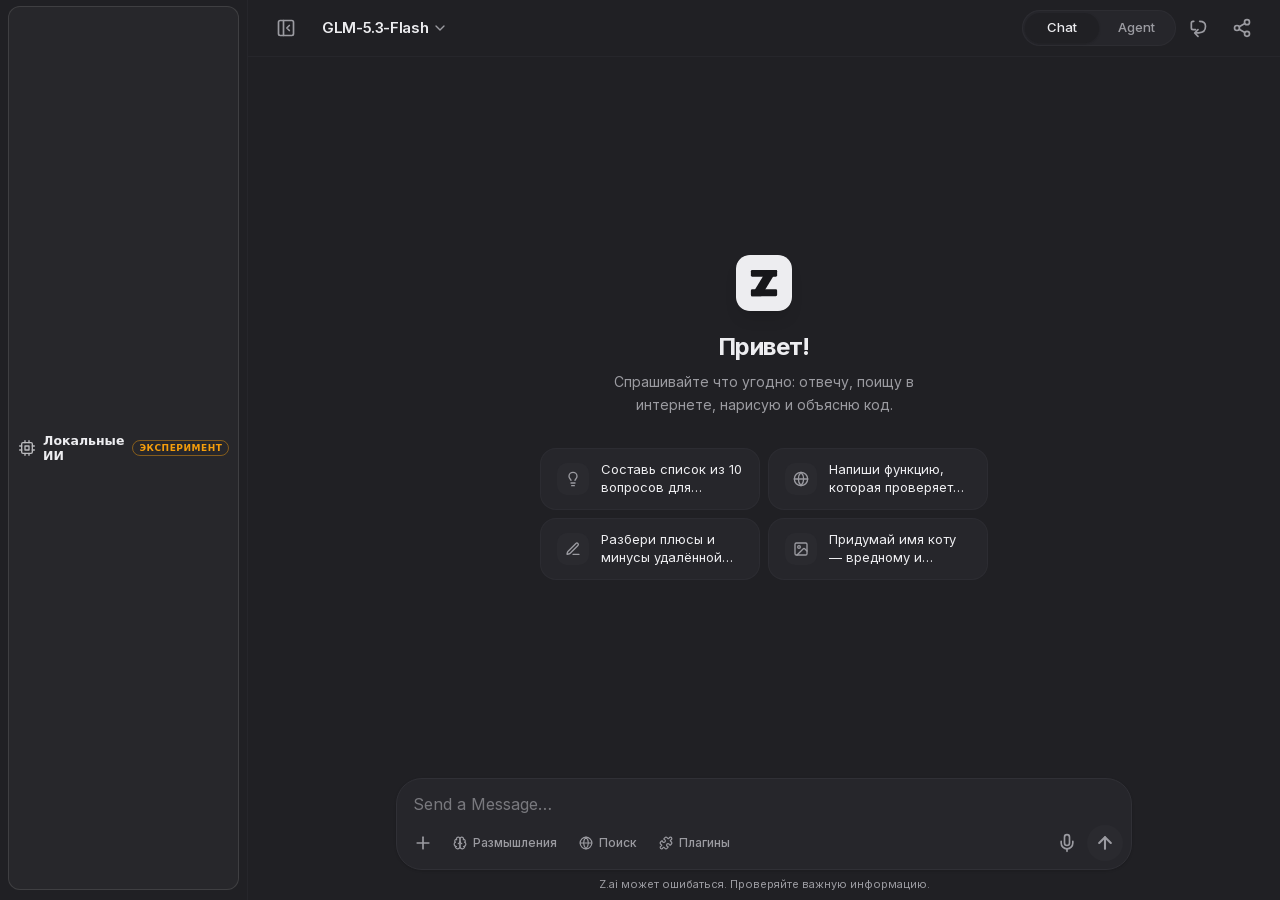
<file: index.html>
<!DOCTYPE html><!--lP8f8WKboZcvRfP_M4YXX--><html lang="ru"><head><meta charSet="utf-8"/><meta name="viewport" content="width=device-width, initial-scale=1, maximum-scale=1, viewport-fit=cover, interactive-widget=resizes-content"/><link rel="preload" href="/_next/static/media/83afe278b6a6bb3c-s.p.3a6ba036.woff2" as="font" crossorigin="" type="font/woff2"/><link rel="preload" href="/_next/static/media/9c72aa0f40e4eef8-s.p.18a48cbc.woff2" as="font" crossorigin="" type="font/woff2"/><link rel="stylesheet" href="/_next/static/chunks/fb846ce9725e7ab9.css" data-precedence="next"/><link rel="stylesheet" href="/_next/static/chunks/ff6df49542fda8ba.css" data-precedence="next"/><link rel="preload" as="script" fetchPriority="low" href="/_next/static/chunks/786dca262d025f5f.js"/><script src="/_next/static/chunks/9a9aa2ad4cd0af8f.js" async=""></script><script src="/_next/static/chunks/05f6a547675409a8.js" async=""></script><script src="/_next/static/chunks/turbopack-af562b177c5a9201.js" async=""></script><script src="/_next/static/chunks/faf623f99a4e5a36.js" async=""></script><script src="/_next/static/chunks/28f1d545190c4591.js" async=""></script><script src="/_next/static/chunks/c4c79d5d0b280aeb.js" async=""></script><script src="/_next/static/chunks/d5f5ee717ae95f19.js" async=""></script><script src="/_next/static/chunks/33fd558c750c87d5.js" async=""></script><meta name="next-size-adjust" content=""/><meta name="theme-color" media="(prefers-color-scheme: dark)" content="#17171a"/><meta name="theme-color" media="(prefers-color-scheme: light)" content="#ffffff"/><title>Z.ai — AI Chatbot &amp; Agent powered by GLM</title><meta name="description" content="Z.ai на твоём телефоне: чат с GLM-5.3, Agent, выбор модели, размышления, поиск и картинки. Оптимизировано для мобильного, устанавливается как приложение."/><meta name="application-name" content="Z.ai"/><link rel="manifest" href="/manifest.json"/><meta name="keywords" content="Z.ai,GLM,AI чат,ассистент,агент,нейросеть"/><meta name="format-detection" content="telephone=no"/><meta name="mobile-web-app-capable" content="yes"/><meta name="apple-mobile-web-app-title" content="Z.ai"/><meta name="apple-mobile-web-app-status-bar-style" content="black-translucent"/><meta property="og:title" content="Z.ai — AI Chatbot &amp; Agent powered by GLM"/><meta property="og:description" content="Чат с GLM-5.3 / 5.2 / Flash, режим агента, оптимизация под телефон."/><meta property="og:locale" content="ru_RU"/><meta property="og:type" content="website"/><meta name="twitter:card" content="summary"/><meta name="twitter:title" content="Z.ai — AI Chatbot &amp; Agent powered by GLM"/><meta name="twitter:description" content="Чат с GLM-5.3 / 5.2 / Flash, режим агента, оптимизация под телефон."/><link rel="icon" href="/favicon.png" sizes="64x64" type="image/png"/><link rel="icon" href="/icons/icon-192.png" sizes="192x192" type="image/png"/><link rel="apple-touch-icon" href="/icons/apple-touch-icon.png"/><link rel="stylesheet" href="/css/v16x.css?v=21"/><script src="/js/v16x.js?v=21" defer=""></script><script src="/_next/static/chunks/a6dad97d9634a72d.js" noModule=""></script></head><body class="inter_46b0ff47-module__fANJgG__variable font-sans antialiased bg-background text-foreground"><div hidden=""><!--$--><!--/$--></div><script>((a,b,c,d,e,f,g,h)=>{let i=document.documentElement,j=["light","dark"];function k(b){var c;(Array.isArray(a)?a:[a]).forEach(a=>{let c="class"===a,d=c&&f?e.map(a=>f[a]||a):e;c?(i.classList.remove(...d),i.classList.add(f&&f[b]?f[b]:b)):i.setAttribute(a,b)}),c=b,h&&j.includes(c)&&(i.style.colorScheme=c)}if(d)k(d);else try{let a=localStorage.getItem(b)||c,d=g&&"system"===a?window.matchMedia("(prefers-color-scheme: dark)").matches?"dark":"light":a;k(d)}catch(a){}})("class","theme","dark",null,["light","dark"],null,true,true)</script><div class="flex h-dvh overflow-hidden text-foreground"><aside class="hidden shrink-0 overflow-hidden border-r border-sidebar-border transition-[width] duration-200 ease-out md:flex" style="width:248px"><div class="flex h-full w-full min-w-0 flex-col overflow-hidden bg-sidebar"><div class="flex items-center gap-2.5 px-4 pb-2 pt-4"><svg viewBox="0 0 512 512" class="h-7 w-7 shrink-0" aria-hidden="true" focusable="false"><rect width="512" height="512" rx="112" class="fill-primary"></rect><g class="fill-primary-foreground"><rect x="136" y="136" width="240" height="62" rx="12"></rect><rect x="136" y="314" width="240" height="62" rx="12"></rect><path d="M282 136 H376 L230 376 H136 Z"></path></g></svg><span class="text-[17px] font-semibold tracking-tight">Z.ai</span></div><div class="space-y-0.5 px-3"><button class="flex h-10 w-full items-center gap-2.5 rounded-lg px-2.5 text-sm font-medium transition-colors bg-sidebar-accent text-sidebar-accent-foreground" type="button"><svg xmlns="http://www.w3.org/2000/svg" width="24" height="24" viewBox="0 0 24 24" fill="none" stroke="currentColor" stroke-width="2" stroke-linecap="round" stroke-linejoin="round" class="lucide lucide-square-pen h-4 w-4 shrink-0" aria-hidden="true"><path d="M12 3H5a2 2 0 0 0-2 2v14a2 2 0 0 0 2 2h14a2 2 0 0 0 2-2v-7"></path><path d="M18.375 2.625a1 1 0 0 1 3 3l-9.013 9.014a2 2 0 0 1-.853.505l-2.873.84a.5.5 0 0 1-.62-.62l.84-2.873a2 2 0 0 1 .506-.852z"></path></svg>Chat</button><button class="flex h-10 w-full items-center gap-2.5 rounded-lg px-2.5 text-sm font-medium transition-colors text-sidebar-foreground/80 hover:bg-sidebar-accent/60" type="button"><svg xmlns="http://www.w3.org/2000/svg" width="24" height="24" viewBox="0 0 24 24" fill="none" stroke="currentColor" stroke-width="2" stroke-linecap="round" stroke-linejoin="round" class="lucide lucide-bot h-4 w-4 shrink-0" aria-hidden="true"><path d="M12 8V4H8"></path><rect width="16" height="12" x="4" y="8" rx="2"></rect><path d="M2 14h2"></path><path d="M20 14h2"></path><path d="M15 13v2"></path><path d="M9 13v2"></path></svg>Agent</button></div><div class="mt-3 space-y-0.5 px-3"><button type="button" class="flex h-9 w-full items-center gap-2.5 rounded-lg px-2.5 text-[13px] text-sidebar-foreground/80 transition-colors hover:bg-sidebar-accent/60"><svg xmlns="http://www.w3.org/2000/svg" width="24" height="24" viewBox="0 0 24 24" fill="none" stroke="currentColor" stroke-width="2" stroke-linecap="round" stroke-linejoin="round" class="lucide lucide-plus h-4 w-4 shrink-0" aria-hidden="true"><path d="M5 12h14"></path><path d="M12 5v14"></path></svg>Новый чат</button></div><p class="mt-4 px-4 pb-1 text-[11px] font-semibold uppercase tracking-wider text-sidebar-foreground/40">Чаты</p><div class="nice-scroll min-h-0 flex-1 space-y-0.5 overflow-y-auto overscroll-contain px-3 pb-2"><p class="px-2.5 py-6 text-[13px] leading-relaxed text-sidebar-foreground/40">Чатов пока нет.</p></div><div class="flex items-center gap-2.5 border-t border-sidebar-border px-4 py-3" style="padding-bottom:calc(0.75rem + env(safe-area-inset-bottom))"><span class="flex h-8 w-8 shrink-0 items-center justify-center rounded-full text-[13px] font-semibold text-white bg-muted-foreground/50">Г</span><button class="min-w-0 flex-1 text-left" type="button" aria-label="Аккаунт Z.ai"><p class="truncate text-[13px] font-medium">Гость</p><p class="truncate text-[11px] leading-none text-sidebar-foreground/45">Нажмите, чтобы войти в аккаунт</p></button><button aria-label="Войти в аккаунт Z.ai" class="flex h-9 w-9 shrink-0 items-center justify-center rounded-lg text-sidebar-foreground/60 transition-colors hover:bg-sidebar-accent hover:text-sidebar-foreground"><svg xmlns="http://www.w3.org/2000/svg" width="24" height="24" viewBox="0 0 24 24" fill="none" stroke="currentColor" stroke-width="2" stroke-linecap="round" stroke-linejoin="round" class="lucide lucide-log-in h-4 w-4" aria-hidden="true"><path d="m10 17 5-5-5-5"></path><path d="M15 12H3"></path><path d="M15 3h4a2 2 0 0 1 2 2v14a2 2 0 0 1-2 2h-4"></path></svg></button></div></div></aside><div class="flex min-w-0 flex-1 flex-col"><header class="sticky top-0 z-40 border-b border-border/40 bg-background" style="padding-top:env(safe-area-inset-top)"><div class="flex h-14 w-full items-center gap-1 px-2 sm:px-4"><button aria-label="Открыть меню" class="flex h-11 w-11 shrink-0 items-center justify-center rounded-xl text-muted-foreground transition-colors hover:bg-muted hover:text-foreground active:scale-90 md:hidden"><svg xmlns="http://www.w3.org/2000/svg" width="24" height="24" viewBox="0 0 24 24" fill="none" stroke="currentColor" stroke-width="2" stroke-linecap="round" stroke-linejoin="round" class="lucide lucide-menu h-5 w-5" aria-hidden="true"><path d="M4 12h16"></path><path d="M4 18h16"></path><path d="M4 6h16"></path></svg></button><button aria-label="Скрыть левую панель" class="hidden h-11 w-11 shrink-0 items-center justify-center rounded-xl text-muted-foreground transition-colors hover:bg-muted hover:text-foreground active:scale-90 md:flex"><svg xmlns="http://www.w3.org/2000/svg" width="24" height="24" viewBox="0 0 24 24" fill="none" stroke="currentColor" stroke-width="2" stroke-linecap="round" stroke-linejoin="round" class="lucide lucide-panel-left-close h-5 w-5" aria-hidden="true"><rect width="18" height="18" x="3" y="3" rx="2"></rect><path d="M9 3v18"></path><path d="m16 15-3-3 3-3"></path></svg></button><button class="flex h-10 min-w-0 items-center gap-1 rounded-xl px-2.5 transition-colors hover:bg-muted active:scale-[0.98]" aria-label="Выбрать модель" type="button" id="radix-_R_365fdb_" aria-haspopup="menu" aria-expanded="false" data-state="closed" data-slot="dropdown-menu-trigger"><span class="truncate text-[15px] font-semibold tracking-tight">GLM-5.3-Flash</span><svg xmlns="http://www.w3.org/2000/svg" width="24" height="24" viewBox="0 0 24 24" fill="none" stroke="currentColor" stroke-width="2" stroke-linecap="round" stroke-linejoin="round" class="lucide lucide-chevron-down h-4 w-4 shrink-0 text-muted-foreground" aria-hidden="true"><path d="m6 9 6 6 6-6"></path></svg></button><div class="ml-auto flex items-center gap-1"><div role="tablist" aria-label="Раздел Chat или Agent" class="relative flex h-9 shrink-0 items-center rounded-full border border-border/70 bg-muted/70 p-0.5"><span aria-hidden="true" class="absolute bottom-0.5 left-0.5 top-0.5 w-[74px] rounded-full bg-background shadow-sm transition-transform duration-200 ease-out" style="transform:translateX(0)"></span><button role="tab" aria-selected="true" class="relative z-10 h-8 w-[74px] rounded-full text-[13px] font-medium transition-colors text-foreground" type="button">Chat</button><button role="tab" aria-selected="false" class="relative z-10 h-8 w-[74px] rounded-full text-[13px] font-medium transition-colors text-muted-foreground hover:text-foreground" type="button">Agent</button></div><button aria-label="Новый чат" class="flex h-11 w-11 items-center justify-center rounded-xl text-muted-foreground transition-colors hover:bg-muted hover:text-foreground active:scale-90"><svg xmlns="http://www.w3.org/2000/svg" width="24" height="24" viewBox="0 0 24 24" fill="none" stroke="currentColor" stroke-width="2" stroke-linecap="round" stroke-linejoin="round" class="lucide lucide-square-pen h-5 w-5" aria-hidden="true"><path d="M12 3H5a2 2 0 0 0-2 2v14a2 2 0 0 0 2 2h14a2 2 0 0 0 2-2v-7"></path><path d="M18.375 2.625a1 1 0 0 1 3 3l-9.013 9.014a2 2 0 0 1-.853.505l-2.873.84a.5.5 0 0 1-.62-.62l.84-2.873a2 2 0 0 1 .506-.852z"></path></svg></button></div></div></header><main class="nice-scroll relative flex-1 overflow-y-auto overscroll-contain"><div class="flex min-h-full flex-col items-center justify-center px-4 py-10"><svg viewBox="0 0 512 512" class="msg-in h-14 w-14 rounded-[14px] shadow-lg shadow-black/10" aria-hidden="true" focusable="false"><rect width="512" height="512" rx="112" class="fill-primary"></rect><g class="fill-primary-foreground"><rect x="136" y="136" width="240" height="62" rx="12"></rect><rect x="136" y="314" width="240" height="62" rx="12"></rect><path d="M282 136 H376 L230 376 H136 Z"></path></g></svg><h1 class="msg-in mt-5 text-center text-2xl font-bold tracking-tight [animation-delay:60ms]">Привет!</h1><p class="msg-in mt-2 max-w-xs text-center text-sm leading-relaxed text-muted-foreground [animation-delay:120ms]">Спрашивайте что угодно: отвечу, поищу в интернете, нарисую и объясню код.</p><div class="msg-in mt-8 grid w-full max-w-md grid-cols-1 gap-2 [animation-delay:180ms] sm:grid-cols-2"><button class="flex min-h-14 items-center gap-3 rounded-2xl border border-border/70 bg-card px-4 py-3 text-left text-[13px] leading-snug text-foreground transition-all hover:bg-muted active:scale-[0.98]"><span class="flex h-8 w-8 shrink-0 items-center justify-center rounded-lg bg-muted"><svg xmlns="http://www.w3.org/2000/svg" width="24" height="24" viewBox="0 0 24 24" fill="none" stroke="currentColor" stroke-width="2" stroke-linecap="round" stroke-linejoin="round" class="lucide lucide-lightbulb h-4 w-4 text-muted-foreground" aria-hidden="true"><path d="M15 14c.2-1 .7-1.7 1.5-2.5 1-.9 1.5-2.2 1.5-3.5A6 6 0 0 0 6 8c0 1 .2 2.2 1.5 3.5.7.7 1.3 1.5 1.5 2.5"></path><path d="M9 18h6"></path><path d="M10 22h4"></path></svg></span><span class="line-clamp-2">Объясни, как работают нейросети, простыми словами</span></button><button class="flex min-h-14 items-center gap-3 rounded-2xl border border-border/70 bg-card px-4 py-3 text-left text-[13px] leading-snug text-foreground transition-all hover:bg-muted active:scale-[0.98]"><span class="flex h-8 w-8 shrink-0 items-center justify-center rounded-lg bg-muted"><svg xmlns="http://www.w3.org/2000/svg" width="24" height="24" viewBox="0 0 24 24" fill="none" stroke="currentColor" stroke-width="2" stroke-linecap="round" stroke-linejoin="round" class="lucide lucide-globe h-4 w-4 text-muted-foreground" aria-hidden="true"><circle cx="12" cy="12" r="10"></circle><path d="M12 2a14.5 14.5 0 0 0 0 20 14.5 14.5 0 0 0 0-20"></path><path d="M2 12h20"></path></svg></span><span class="line-clamp-2">Что нового в мире технологий? Включи поиск и расскажи</span></button><button class="flex min-h-14 items-center gap-3 rounded-2xl border border-border/70 bg-card px-4 py-3 text-left text-[13px] leading-snug text-foreground transition-all hover:bg-muted active:scale-[0.98]"><span class="flex h-8 w-8 shrink-0 items-center justify-center rounded-lg bg-muted"><svg xmlns="http://www.w3.org/2000/svg" width="24" height="24" viewBox="0 0 24 24" fill="none" stroke="currentColor" stroke-width="2" stroke-linecap="round" stroke-linejoin="round" class="lucide lucide-pen-line h-4 w-4 text-muted-foreground" aria-hidden="true"><path d="M12 20h9"></path><path d="M16.376 3.622a1 1 0 0 1 3.002 3.002L7.368 18.635a2 2 0 0 1-.855.506l-2.872.838a.5.5 0 0 1-.62-.62l.838-2.872a2 2 0 0 1 .506-.854z"></path></svg></span><span class="line-clamp-2">Составь план тренировок на неделю для новичка</span></button><button class="flex min-h-14 items-center gap-3 rounded-2xl border border-border/70 bg-card px-4 py-3 text-left text-[13px] leading-snug text-foreground transition-all hover:bg-muted active:scale-[0.98]"><span class="flex h-8 w-8 shrink-0 items-center justify-center rounded-lg bg-muted"><svg xmlns="http://www.w3.org/2000/svg" width="24" height="24" viewBox="0 0 24 24" fill="none" stroke="currentColor" stroke-width="2" stroke-linecap="round" stroke-linejoin="round" class="lucide lucide-image h-4 w-4 text-muted-foreground" aria-hidden="true"><rect width="18" height="18" x="3" y="3" rx="2" ry="2"></rect><circle cx="9" cy="9" r="2"></circle><path d="m21 15-3.086-3.086a2 2 0 0 0-2.828 0L6 21"></path></svg></span><span class="line-clamp-2">Нарисуй кота-космонавта в открытом космосе</span></button></div></div></main><footer class="relative z-10"><div class="bg-background"><div class="mx-auto w-full max-w-3xl px-3 pb-2 sm:px-4" style="padding-bottom:calc(0.5rem + env(safe-area-inset-bottom))"><div class="input-glow rounded-[26px] border border-border bg-card shadow-sm transition-colors"><textarea rows="1" enterKeyHint="send" placeholder="Send a Message…" aria-label="Сообщение для ИИ" maxLength="8000" class="w-full resize-none bg-transparent px-4 pb-1 pt-3.5 text-base leading-snug text-foreground placeholder:text-muted-foreground/70 focus-visible:outline-none disabled:opacity-60" style="max-height:160px"></textarea><div class="flex items-center gap-0.5 px-2 pb-2"><button aria-label="Прикрепить" aria-expanded="false" class="flex h-9 w-9 shrink-0 items-center justify-center rounded-full text-muted-foreground transition-all hover:bg-muted hover:text-foreground active:scale-90 disabled:opacity-50" type="button" aria-haspopup="dialog" aria-controls="radix-_R_t6i5fdb_" data-state="closed" data-slot="popover-trigger"><svg xmlns="http://www.w3.org/2000/svg" width="24" height="24" viewBox="0 0 24 24" fill="none" stroke="currentColor" stroke-width="2" stroke-linecap="round" stroke-linejoin="round" class="lucide lucide-plus h-5 w-5" aria-hidden="true"><path d="M5 12h14"></path><path d="M12 5v14"></path></svg></button><button aria-label="Уровень размышлений" class="flex h-8 shrink-0 items-center gap-1.5 rounded-full px-2.5 text-xs font-medium transition-all active:scale-95 text-muted-foreground hover:bg-muted hover:text-foreground" type="button" aria-haspopup="dialog" aria-expanded="false" aria-controls="radix-_R_1d6i5fdb_" data-state="closed" data-slot="popover-trigger"><svg xmlns="http://www.w3.org/2000/svg" width="24" height="24" viewBox="0 0 24 24" fill="none" stroke="currentColor" stroke-width="2" stroke-linecap="round" stroke-linejoin="round" class="lucide lucide-brain h-3.5 w-3.5" aria-hidden="true"><path d="M12 5a3 3 0 1 0-5.997.125 4 4 0 0 0-2.526 5.77 4 4 0 0 0 .556 6.588A4 4 0 1 0 12 18Z"></path><path d="M12 5a3 3 0 1 1 5.997.125 4 4 0 0 1 2.526 5.77 4 4 0 0 1-.556 6.588A4 4 0 1 1 12 18Z"></path><path d="M15 13a4.5 4.5 0 0 1-3-4 4.5 4.5 0 0 1-3 4"></path><path d="M17.599 6.5a3 3 0 0 0 .399-1.375"></path><path d="M6.003 5.125A3 3 0 0 0 6.401 6.5"></path><path d="M3.477 10.896a4 4 0 0 1 .585-.396"></path><path d="M19.938 10.5a4 4 0 0 1 .585.396"></path><path d="M6 18a4 4 0 0 1-1.967-.516"></path><path d="M19.967 17.484A4 4 0 0 1 18 18"></path></svg>Размышления</button><button aria-pressed="false" class="flex h-8 shrink-0 items-center gap-1.5 rounded-full px-2.5 text-xs font-medium transition-all active:scale-95 text-muted-foreground hover:bg-muted hover:text-foreground"><svg xmlns="http://www.w3.org/2000/svg" width="24" height="24" viewBox="0 0 24 24" fill="none" stroke="currentColor" stroke-width="2" stroke-linecap="round" stroke-linejoin="round" class="lucide lucide-globe h-3.5 w-3.5" aria-hidden="true"><circle cx="12" cy="12" r="10"></circle><path d="M12 2a14.5 14.5 0 0 0 0 20 14.5 14.5 0 0 0 0-20"></path><path d="M2 12h20"></path></svg>Поиск</button><button aria-label="Плагины" aria-expanded="false" class="flex h-8 shrink-0 items-center gap-1.5 rounded-full px-2.5 text-xs font-medium transition-all active:scale-95 text-muted-foreground hover:bg-muted hover:text-foreground"><svg xmlns="http://www.w3.org/2000/svg" width="24" height="24" viewBox="0 0 24 24" fill="none" stroke="currentColor" stroke-width="2" stroke-linecap="round" stroke-linejoin="round" class="lucide lucide-puzzle h-3.5 w-3.5" aria-hidden="true"><path d="M15.39 4.39a1 1 0 0 0 1.68-.474 2.5 2.5 0 1 1 3.014 3.015 1 1 0 0 0-.474 1.68l1.683 1.682a2.414 2.414 0 0 1 0 3.414L19.61 15.39a1 1 0 0 1-1.68-.474 2.5 2.5 0 1 0-3.014 3.015 1 1 0 0 1 .474 1.68l-1.683 1.682a2.414 2.414 0 0 1-3.414 0L8.61 19.61a1 1 0 0 0-1.68.474 2.5 2.5 0 1 1-3.014-3.015 1 1 0 0 0 .474-1.68l-1.683-1.682a2.414 2.414 0 0 1 0-3.414L4.39 8.61a1 1 0 0 1 1.68.474 2.5 2.5 0 1 0 3.014-3.015 1 1 0 0 1-.474-1.68l1.683-1.682a2.414 2.414 0 0 1 3.414 0z"></path></svg>Плагины</button><span class="ml-auto"></span><button aria-label="Голосовой ввод" class="flex h-9 w-9 shrink-0 items-center justify-center rounded-full text-muted-foreground transition-all hover:bg-muted hover:text-foreground active:scale-90 disabled:opacity-50 "><svg xmlns="http://www.w3.org/2000/svg" width="24" height="24" viewBox="0 0 24 24" fill="none" stroke="currentColor" stroke-width="2" stroke-linecap="round" stroke-linejoin="round" class="lucide lucide-mic h-5 w-5" aria-hidden="true"><path d="M12 19v3"></path><path d="M19 10v2a7 7 0 0 1-14 0v-2"></path><rect x="9" y="2" width="6" height="13" rx="3"></rect></svg></button><button disabled="" aria-label="Отправить сообщение" class="flex h-9 w-9 shrink-0 items-center justify-center rounded-full bg-primary text-primary-foreground transition-all hover:opacity-80 active:scale-90 disabled:bg-muted disabled:text-muted-foreground"><svg xmlns="http://www.w3.org/2000/svg" width="24" height="24" viewBox="0 0 24 24" fill="none" stroke="currentColor" stroke-width="2.5" stroke-linecap="round" stroke-linejoin="round" class="lucide lucide-arrow-up h-5 w-5" aria-hidden="true"><path d="m5 12 7-7 7 7"></path><path d="M12 19V5"></path></svg></button></div></div><p class="mt-1.5 hidden text-center text-[11px] text-muted-foreground sm:block">Z.ai может ошибаться. Проверяйте важную информацию.</p></div><input type="file" accept="image/*" capture="environment" class="hidden"/><input type="file" accept="image/*,video/*" multiple="" class="hidden"/><input type="file" multiple="" class="hidden"/></div></footer></div></div><!--$--><!--/$--><div role="region" aria-label="Notifications (F8)" tabindex="-1" style="pointer-events:none"><ol tabindex="-1" class="fixed top-0 z-[100] flex max-h-screen w-full flex-col-reverse p-4 sm:bottom-0 sm:right-0 sm:top-auto sm:flex-col md:max-w-[420px]"></ol></div><script src="/_next/static/chunks/786dca262d025f5f.js" id="_R_" async=""></script><script>(self.__next_f=self.__next_f||[]).push([0])</script><script>self.__next_f.push([1,"1:\"$Sreact.fragment\"\n2:I[63178,[\"/_next/static/chunks/faf623f99a4e5a36.js\",\"/_next/static/chunks/28f1d545190c4591.js\"],\"ThemeProvider\"]\n3:I[39756,[\"/_next/static/chunks/c4c79d5d0b280aeb.js\"],\"default\"]\n4:I[37457,[\"/_next/static/chunks/c4c79d5d0b280aeb.js\"],\"default\"]\n5:I[77855,[\"/_next/static/chunks/faf623f99a4e5a36.js\",\"/_next/static/chunks/28f1d545190c4591.js\"],\"Toaster\"]\n6:I[47257,[\"/_next/static/chunks/c4c79d5d0b280aeb.js\"],\"ClientPageRoot\"]\n7:I[52683,[\"/_next/static/chunks/faf623f99a4e5a36.js\",\"/_next/static/chunks/28f1d545190c4591.js\",\"/_next/static/chunks/d5f5ee717ae95f19.js\",\"/_next/static/chunks/33fd558c750c87d5.js\"],\"default\"]\na:I[97367,[\"/_next/static/chunks/c4c79d5d0b280aeb.js\"],\"OutletBoundary\"]\nb:\"$Sreact.suspense\"\nd:I[97367,[\"/_next/static/chunks/c4c79d5d0b280aeb.js\"],\"ViewportBoundary\"]\nf:I[97367,[\"/_next/static/chunks/c4c79d5d0b280aeb.js\"],\"MetadataBoundary\"]\n11:I[68027,[\"/_next/static/chunks/c4c79d5d0b280aeb.js\"],\"default\"]\n:HL[\"/_next/static/chunks/fb846ce9725e7ab9.css\",\"style\"]\n:HL[\"/_next/static/chunks/ff6df49542fda8ba.css\",\"style\"]\n:HL[\"/_next/static/media/83afe278b6a6bb3c-s.p.3a6ba036.woff2\",\"font\",{\"crossOrigin\":\"\",\"type\":\"font/woff2\"}]\n:HL[\"/_next/static/media/9c72aa0f40e4eef8-s.p.18a48cbc.woff2\",\"font\",{\"crossOrigin\":\"\",\"type\":\"font/woff2\"}]\n"])</script><script>self.__next_f.push([1,"0:{\"P\":null,\"b\":\"lP8f8WKboZcvRfP_M4YXX\",\"c\":[\"\",\"\"],\"q\":\"\",\"i\":false,\"f\":[[[\"\",{\"children\":[\"__PAGE__\",{}]},\"$undefined\",\"$undefined\",true],[[\"$\",\"$1\",\"c\",{\"children\":[[[\"$\",\"link\",\"0\",{\"rel\":\"stylesheet\",\"href\":\"/_next/static/chunks/fb846ce9725e7ab9.css\",\"precedence\":\"next\",\"crossOrigin\":\"$undefined\",\"nonce\":\"$undefined\"}],[\"$\",\"link\",\"1\",{\"rel\":\"stylesheet\",\"href\":\"/_next/static/chunks/ff6df49542fda8ba.css\",\"precedence\":\"next\",\"crossOrigin\":\"$undefined\",\"nonce\":\"$undefined\"}],[\"$\",\"script\",\"script-0\",{\"src\":\"/_next/static/chunks/faf623f99a4e5a36.js\",\"async\":true,\"nonce\":\"$undefined\"}],[\"$\",\"script\",\"script-1\",{\"src\":\"/_next/static/chunks/28f1d545190c4591.js\",\"async\":true,\"nonce\":\"$undefined\"}]],[\"$\",\"html\",null,{\"lang\":\"ru\",\"suppressHydrationWarning\":true,\"children\":[\"$\",\"body\",null,{\"className\":\"inter_46b0ff47-module__fANJgG__variable font-sans antialiased bg-background text-foreground\",\"children\":[\"$\",\"$L2\",null,{\"attribute\":\"class\",\"defaultTheme\":\"dark\",\"enableSystem\":true,\"disableTransitionOnChange\":true,\"children\":[[\"$\",\"$L3\",null,{\"parallelRouterKey\":\"children\",\"error\":\"$undefined\",\"errorStyles\":\"$undefined\",\"errorScripts\":\"$undefined\",\"template\":[\"$\",\"$L4\",null,{}],\"templateStyles\":\"$undefined\",\"templateScripts\":\"$undefined\",\"notFound\":[[[\"$\",\"title\",null,{\"children\":\"404: This page could not be found.\"}],[\"$\",\"div\",null,{\"style\":{\"fontFamily\":\"system-ui,\\\"Segoe UI\\\",Roboto,Helvetica,Arial,sans-serif,\\\"Apple Color Emoji\\\",\\\"Segoe UI Emoji\\\"\",\"height\":\"100vh\",\"textAlign\":\"center\",\"display\":\"flex\",\"flexDirection\":\"column\",\"alignItems\":\"center\",\"justifyContent\":\"center\"},\"children\":[\"$\",\"div\",null,{\"children\":[[\"$\",\"style\",null,{\"dangerouslySetInnerHTML\":{\"__html\":\"body{color:#000;background:#fff;margin:0}.next-error-h1{border-right:1px solid rgba(0,0,0,.3)}@media (prefers-color-scheme:dark){body{color:#fff;background:#000}.next-error-h1{border-right:1px solid rgba(255,255,255,.3)}}\"}}],[\"$\",\"h1\",null,{\"className\":\"next-error-h1\",\"style\":{\"display\":\"inline-block\",\"margin\":\"0 20px 0 0\",\"padding\":\"0 23px 0 0\",\"fontSize\":24,\"fontWeight\":500,\"verticalAlign\":\"top\",\"lineHeight\":\"49px\"},\"children\":404}],[\"$\",\"div\",null,{\"style\":{\"display\":\"inline-block\"},\"children\":[\"$\",\"h2\",null,{\"style\":{\"fontSize\":14,\"fontWeight\":400,\"lineHeight\":\"49px\",\"margin\":0},\"children\":\"This page could not be found.\"}]}]]}]}]],[]],\"forbidden\":\"$undefined\",\"unauthorized\":\"$undefined\"}],[\"$\",\"$L5\",null,{}]]}]}]}]]}],{\"children\":[[\"$\",\"$1\",\"c\",{\"children\":[[\"$\",\"$L6\",null,{\"Component\":\"$7\",\"serverProvidedParams\":{\"searchParams\":{},\"params\":{},\"promises\":[\"$@8\",\"$@9\"]}}],[[\"$\",\"script\",\"script-0\",{\"src\":\"/_next/static/chunks/d5f5ee717ae95f19.js\",\"async\":true,\"nonce\":\"$undefined\"}],[\"$\",\"script\",\"script-1\",{\"src\":\"/_next/static/chunks/33fd558c750c87d5.js\",\"async\":true,\"nonce\":\"$undefined\"}]],[\"$\",\"$La\",null,{\"children\":[\"$\",\"$b\",null,{\"name\":\"Next.MetadataOutlet\",\"children\":\"$@c\"}]}]]}],{},null,false,false]},null,false,false],[\"$\",\"$1\",\"h\",{\"children\":[null,[\"$\",\"$Ld\",null,{\"children\":\"$Le\"}],[\"$\",\"div\",null,{\"hidden\":true,\"children\":[\"$\",\"$Lf\",null,{\"children\":[\"$\",\"$b\",null,{\"name\":\"Next.Metadata\",\"children\":\"$L10\"}]}]}],[\"$\",\"meta\",null,{\"name\":\"next-size-adjust\",\"content\":\"\"}]]}],false]],\"m\":\"$undefined\",\"G\":[\"$11\",[]],\"S\":true}\n"])</script><script>self.__next_f.push([1,"8:{}\n9:\"$0:f:0:1:1:children:0:props:children:0:props:serverProvidedParams:params\"\n"])</script><script>self.__next_f.push([1,"e:[[\"$\",\"meta\",\"0\",{\"charSet\":\"utf-8\"}],[\"$\",\"meta\",\"1\",{\"name\":\"viewport\",\"content\":\"width=device-width, initial-scale=1, maximum-scale=1, viewport-fit=cover, interactive-widget=resizes-content\"}],[\"$\",\"meta\",\"2\",{\"name\":\"theme-color\",\"media\":\"(prefers-color-scheme: dark)\",\"content\":\"#17171a\"}],[\"$\",\"meta\",\"3\",{\"name\":\"theme-color\",\"media\":\"(prefers-color-scheme: light)\",\"content\":\"#ffffff\"}]]\n"])</script><script>self.__next_f.push([1,"12:I[27201,[\"/_next/static/chunks/c4c79d5d0b280aeb.js\"],\"IconMark\"]\nc:null\n"])</script><script>self.__next_f.push([1,"10:[[\"$\",\"title\",\"0\",{\"children\":\"Z.ai — AI Chatbot \u0026 Agent powered by GLM\"}],[\"$\",\"meta\",\"1\",{\"name\":\"description\",\"content\":\"Z.ai на твоём телефоне: чат с GLM-5.3, Agent, выбор модели, размышления, поиск и картинки. Оптимизировано для мобильного, устанавливается как приложение.\"}],[\"$\",\"meta\",\"2\",{\"name\":\"application-name\",\"content\":\"Z.ai\"}],[\"$\",\"link\",\"3\",{\"rel\":\"manifest\",\"href\":\"/manifest.json\",\"crossOrigin\":\"$undefined\"}],[\"$\",\"meta\",\"4\",{\"name\":\"keywords\",\"content\":\"Z.ai,GLM,AI чат,ассистент,агент,нейросеть\"}],[\"$\",\"meta\",\"5\",{\"name\":\"format-detection\",\"content\":\"telephone=no\"}],[\"$\",\"meta\",\"6\",{\"name\":\"mobile-web-app-capable\",\"content\":\"yes\"}],[\"$\",\"meta\",\"7\",{\"name\":\"apple-mobile-web-app-title\",\"content\":\"Z.ai\"}],[\"$\",\"meta\",\"8\",{\"name\":\"apple-mobile-web-app-status-bar-style\",\"content\":\"black-translucent\"}],[\"$\",\"meta\",\"9\",{\"property\":\"og:title\",\"content\":\"Z.ai — AI Chatbot \u0026 Agent powered by GLM\"}],[\"$\",\"meta\",\"10\",{\"property\":\"og:description\",\"content\":\"Чат с GLM-5.3 / 5.2 / Flash, режим агента, оптимизация под телефон.\"}],[\"$\",\"meta\",\"11\",{\"property\":\"og:locale\",\"content\":\"ru_RU\"}],[\"$\",\"meta\",\"12\",{\"property\":\"og:type\",\"content\":\"website\"}],[\"$\",\"meta\",\"13\",{\"name\":\"twitter:card\",\"content\":\"summary\"}],[\"$\",\"meta\",\"14\",{\"name\":\"twitter:title\",\"content\":\"Z.ai — AI Chatbot \u0026 Agent powered by GLM\"}],[\"$\",\"meta\",\"15\",{\"name\":\"twitter:description\",\"content\":\"Чат с GLM-5.3 / 5.2 / Flash, режим агента, оптимизация под телефон.\"}],[\"$\",\"link\",\"16\",{\"rel\":\"icon\",\"href\":\"/favicon.png\",\"sizes\":\"64x64\",\"type\":\"image/png\"}],[\"$\",\"link\",\"17\",{\"rel\":\"icon\",\"href\":\"/icons/icon-192.png\",\"sizes\":\"192x192\",\"type\":\"image/png\"}],[\"$\",\"link\",\"18\",{\"rel\":\"apple-touch-icon\",\"href\":\"/icons/apple-touch-icon.png\"}],[\"$\",\"$L12\",\"19\",{}]]\n"])</script></body></html>
</file>
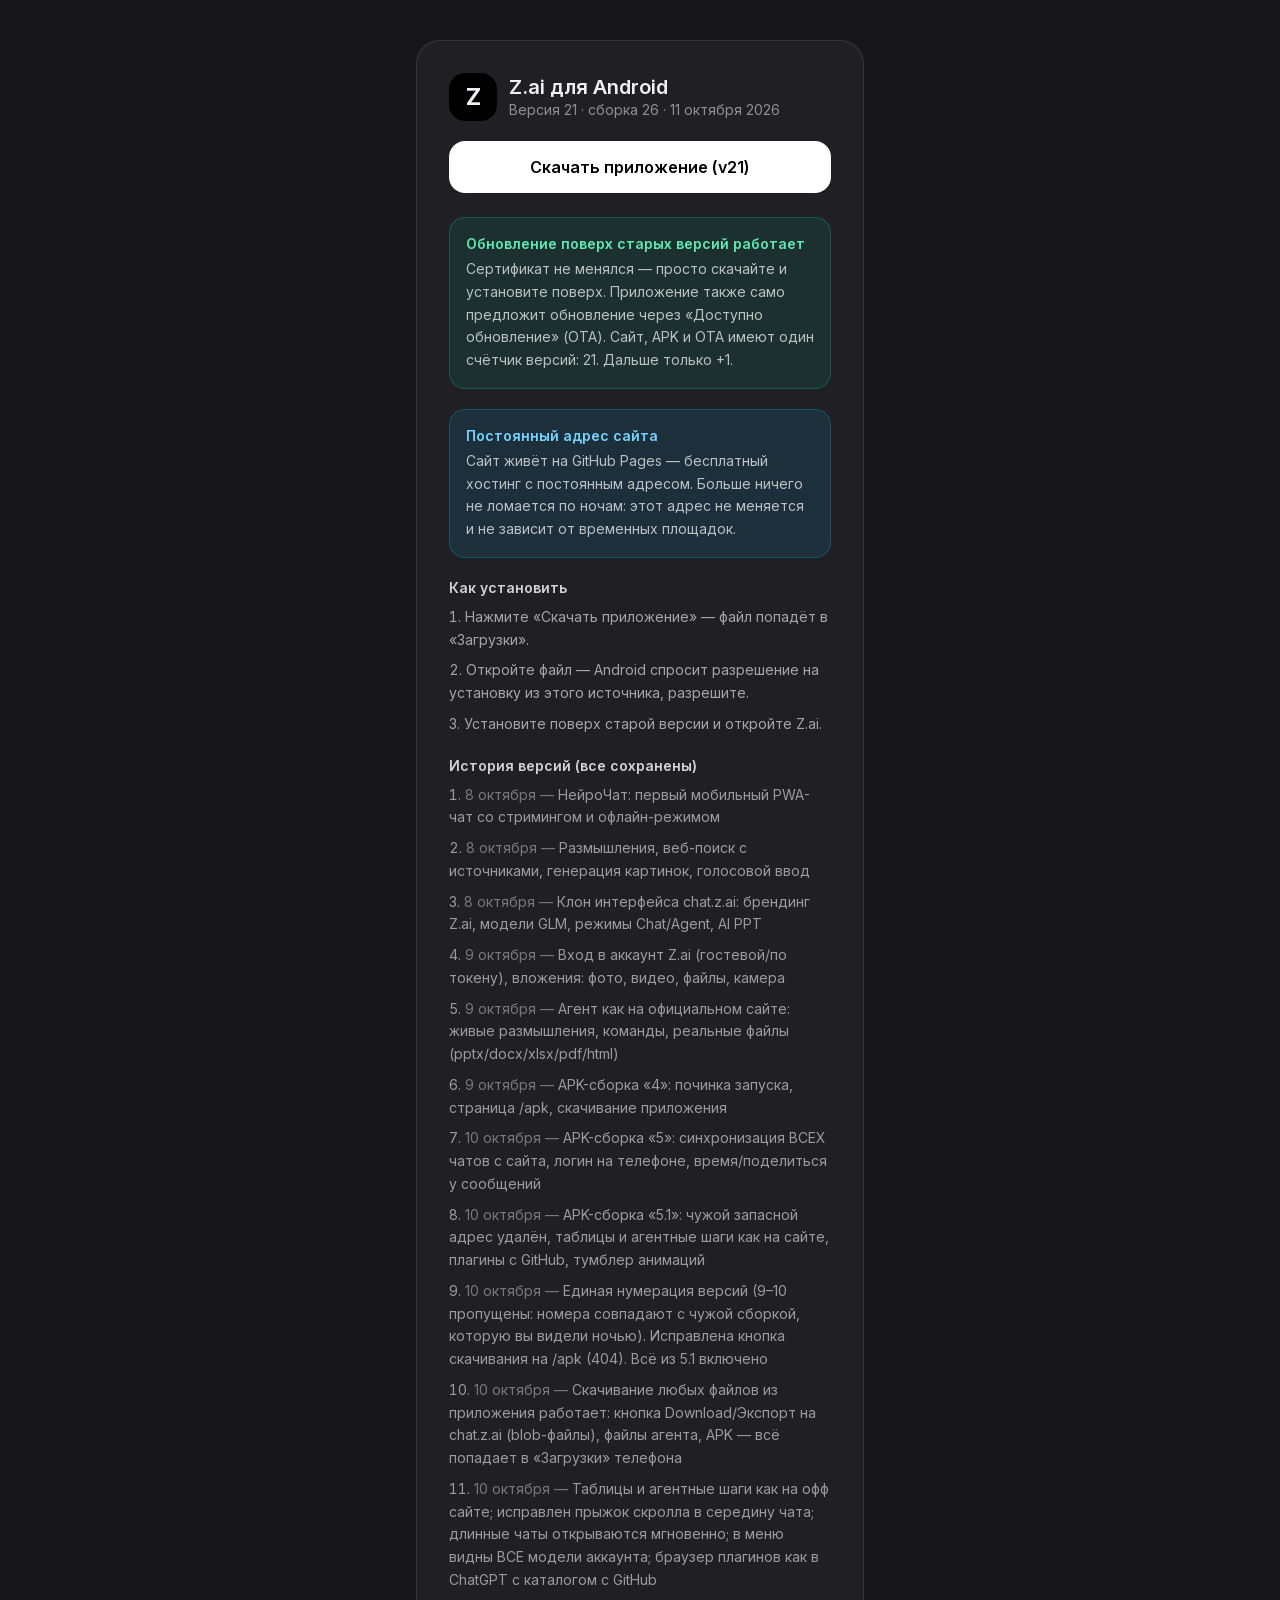
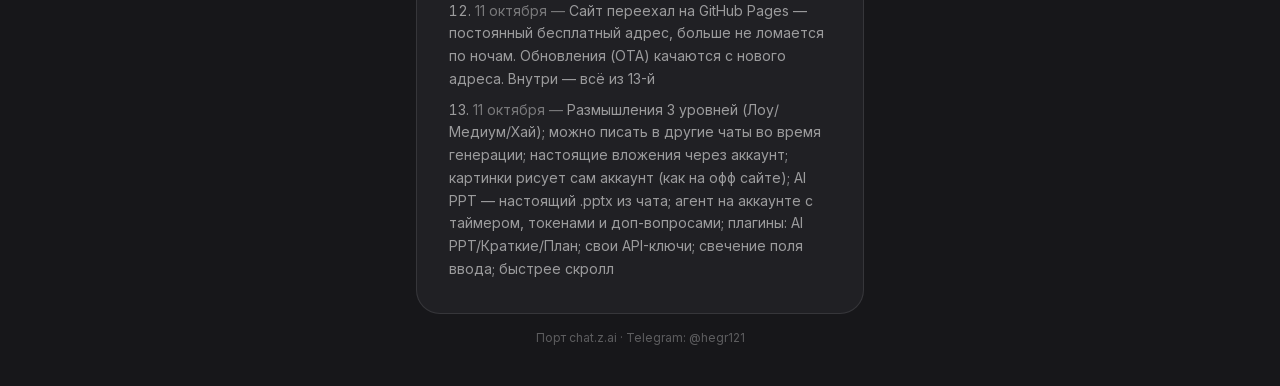
<file: apk/index.html>
<!DOCTYPE html><!--lP8f8WKboZcvRfP_M4YXX--><html lang="ru"><head><meta charSet="utf-8"/><meta name="viewport" content="width=device-width, initial-scale=1, maximum-scale=1, viewport-fit=cover, interactive-widget=resizes-content"/><link rel="preload" href="/_next/static/media/83afe278b6a6bb3c-s.p.3a6ba036.woff2" as="font" crossorigin="" type="font/woff2"/><link rel="preload" href="/_next/static/media/9c72aa0f40e4eef8-s.p.18a48cbc.woff2" as="font" crossorigin="" type="font/woff2"/><link rel="stylesheet" href="/_next/static/chunks/fb846ce9725e7ab9.css" data-precedence="next"/><link rel="stylesheet" href="/_next/static/chunks/ff6df49542fda8ba.css" data-precedence="next"/><link rel="preload" as="script" fetchPriority="low" href="/_next/static/chunks/786dca262d025f5f.js"/><script src="/_next/static/chunks/9a9aa2ad4cd0af8f.js" async=""></script><script src="/_next/static/chunks/05f6a547675409a8.js" async=""></script><script src="/_next/static/chunks/turbopack-af562b177c5a9201.js" async=""></script><script src="/_next/static/chunks/faf623f99a4e5a36.js" async=""></script><script src="/_next/static/chunks/28f1d545190c4591.js" async=""></script><script src="/_next/static/chunks/c4c79d5d0b280aeb.js" async=""></script><script src="/_next/static/chunks/ac47f5bcab0610f4.js" async=""></script><meta name="next-size-adjust" content=""/><meta name="theme-color" media="(prefers-color-scheme: dark)" content="#17171a"/><meta name="theme-color" media="(prefers-color-scheme: light)" content="#ffffff"/><title>Z.ai — AI Chatbot &amp; Agent powered by GLM</title><meta name="description" content="Z.ai на твоём телефоне: чат с GLM-5.3, Agent, выбор модели, размышления, поиск и картинки. Оптимизировано для мобильного, устанавливается как приложение."/><meta name="application-name" content="Z.ai"/><link rel="manifest" href="/manifest.json"/><meta name="keywords" content="Z.ai,GLM,AI чат,ассистент,агент,нейросеть"/><meta name="format-detection" content="telephone=no"/><meta name="mobile-web-app-capable" content="yes"/><meta name="apple-mobile-web-app-title" content="Z.ai"/><meta name="apple-mobile-web-app-status-bar-style" content="black-translucent"/><meta property="og:title" content="Z.ai — AI Chatbot &amp; Agent powered by GLM"/><meta property="og:description" content="Чат с GLM-5.3 / 5.2 / Flash, режим агента, оптимизация под телефон."/><meta property="og:locale" content="ru_RU"/><meta property="og:type" content="website"/><meta name="twitter:card" content="summary"/><meta name="twitter:title" content="Z.ai — AI Chatbot &amp; Agent powered by GLM"/><meta name="twitter:description" content="Чат с GLM-5.3 / 5.2 / Flash, режим агента, оптимизация под телефон."/><link rel="icon" href="/favicon.png" sizes="64x64" type="image/png"/><link rel="icon" href="/icons/icon-192.png" sizes="192x192" type="image/png"/><link rel="apple-touch-icon" href="/icons/apple-touch-icon.png"/><script src="/_next/static/chunks/a6dad97d9634a72d.js" noModule=""></script></head><body class="inter_46b0ff47-module__fANJgG__variable font-sans antialiased bg-background text-foreground"><div hidden=""><!--$--><!--/$--></div><script>((a,b,c,d,e,f,g,h)=>{let i=document.documentElement,j=["light","dark"];function k(b){var c;(Array.isArray(a)?a:[a]).forEach(a=>{let c="class"===a,d=c&&f?e.map(a=>f[a]||a):e;c?(i.classList.remove(...d),i.classList.add(f&&f[b]?f[b]:b)):i.setAttribute(a,b)}),c=b,h&&j.includes(c)&&(i.style.colorScheme=c)}if(d)k(d);else try{let a=localStorage.getItem(b)||c,d=g&&"system"===a?window.matchMedia("(prefers-color-scheme: dark)").matches?"dark":"light":a;k(d)}catch(a){}})("class","theme","dark",null,["light","dark"],null,true,true)</script><main class="min-h-dvh bg-[#17171a] text-[#f0f0f2] flex items-center justify-center px-4 py-10"><div class="w-full max-w-md"><div class="rounded-3xl bg-[#202024] border border-white/10 p-6 sm:p-8"><div class="flex items-center gap-3 mb-5"><div class="w-12 h-12 rounded-2xl bg-black flex items-center justify-center text-2xl font-bold select-none">Z</div><div><h1 class="text-xl font-semibold leading-tight">Z.ai для Android</h1><p class="text-sm text-white/50">Версия <!-- -->15<!-- --> · сборка <!-- -->15<!-- --> · <!-- -->11 октября 2026</p></div></div><a href="/apk/ZaiChat-15.apk" download="ZaiChat-15.apk" class="block w-full text-center rounded-2xl bg-white text-black font-semibold text-base py-3.5 mb-6 active:scale-[0.98] transition">Скачать приложение (v<!-- -->15<!-- -->)</a><div class="rounded-2xl bg-emerald-400/10 border border-emerald-400/25 p-4 mb-5"><p class="text-sm font-semibold text-emerald-300 mb-1">Обновление поверх старых версий работает</p><p class="text-sm text-white/70 leading-relaxed">Сертификат не менялся — просто скачайте и установите поверх. Приложение также само предложит обновление через «Доступно обновление» (OTA). Сайт, APK и OTA имеют один счётчик версий: <!-- -->15<!-- -->. Дальше только +1.</p></div><div class="rounded-2xl bg-sky-400/10 border border-sky-400/25 p-4 mb-5"><p class="text-sm font-semibold text-sky-300 mb-1">Постоянный адрес сайта</p><p class="text-sm text-white/70 leading-relaxed">Сайт живёт на GitHub Pages — бесплатный хостинг с постоянным адресом. Больше ничего не ломается по ночам: этот адрес не меняется и не зависит от временных площадок.</p></div><h2 class="text-sm font-semibold text-white/80 mb-2">Как установить</h2><ol class="text-sm text-white/60 space-y-2 list-decimal list-inside leading-relaxed mb-5"><li>Нажмите «Скачать приложение» — файл попадёт в «Загрузки».</li><li>Откройте файл — Android спросит разрешение на установку из этого источника, разрешите.</li><li>Установите поверх старой версии и откройте Z.ai.</li></ol><h2 class="text-sm font-semibold text-white/80 mb-2">Что нового в версии <!-- -->15</h2><p class="text-sm text-white/60 leading-relaxed mb-5">Размышления 3 уровней (Лоу/Медиум/Хай); можно писать в другие чаты во время генерации; настоящие вложения через аккаунт; картинки рисует сам аккаунт (как на офф сайте); AI PPT — настоящий .pptx из чата; агент на аккаунте с таймером, токенами и доп-вопросами; плагины: AI PPT/Краткие/План; свои API-ключи; свечение поля ввода; быстрее скролл</p><h2 class="text-sm font-semibold text-white/80 mb-2">История версий (все сохранены)</h2><ol class="text-sm text-white/55 space-y-2 list-decimal list-inside leading-relaxed"><li class=""><span class="text-white/40">8 октября<!-- --> — </span>НейроЧат: первый мобильный PWA-чат со стримингом и офлайн-режимом</li><li class=""><span class="text-white/40">8 октября<!-- --> — </span>Размышления, веб-поиск с источниками, генерация картинок, голосовой ввод</li><li class=""><span class="text-white/40">8 октября<!-- --> — </span>Клон интерфейса chat.z.ai: брендинг Z.ai, модели GLM, режимы Chat/Agent, AI PPT</li><li class=""><span class="text-white/40">9 октября<!-- --> — </span>Вход в аккаунт Z.ai (гостевой/по токену), вложения: фото, видео, файлы, камера</li><li class=""><span class="text-white/40">9 октября<!-- --> — </span>Агент как на официальном сайте: живые размышления, команды, реальные файлы (pptx/docx/xlsx/pdf/html)</li><li class=""><span class="text-white/40">9 октября<!-- --> — </span>APK-сборка «4»: починка запуска, страница /apk, скачивание приложения</li><li class=""><span class="text-white/40">10 октября<!-- --> — </span>APK-сборка «5»: синхронизация ВСЕХ чатов с сайта, логин на телефоне, время/поделиться у сообщений</li><li class=""><span class="text-white/40">10 октября<!-- --> — </span>APK-сборка «5.1»: чужой запасной адрес удалён, таблицы и агентные шаги как на сайте, плагины с GitHub, тумблер анимаций</li><li class=""><span class="text-white/40">10 октября<!-- --> — </span>Единая нумерация версий (9–10 пропущены: номера совпадают с чужой сборкой, которую вы видели ночью). Исправлена кнопка скачивания на /apk (404). Всё из 5.1 включено</li><li class=""><span class="text-white/40">10 октября<!-- --> — </span>Скачивание любых файлов из приложения работает: кнопка Download/Экспорт на chat.z.ai (blob-файлы), файлы агента, APK — всё попадает в «Загрузки» телефона</li><li class=""><span class="text-white/40">10 октября<!-- --> — </span>Таблицы и агентные шаги как на офф сайте; исправлен прыжок скролла в середину чата; длинные чаты открываются мгновенно; в меню видны ВСЕ модели аккаунта; браузер плагинов как в ChatGPT с каталогом с GitHub</li><li class=""><span class="text-white/40">11 октября<!-- --> — </span>Сайт переехал на GitHub Pages — постоянный бесплатный адрес, больше не ломается по ночам. Обновления (OTA) качаются с нового адреса. Внутри — всё из 13-й</li><li class="text-white/90 font-medium"><span class="text-white/40">11 октября<!-- --> — </span>Размышления 3 уровней (Лоу/Медиум/Хай); можно писать в другие чаты во время генерации; настоящие вложения через аккаунт; картинки рисует сам аккаунт (как на офф сайте); AI PPT — настоящий .pptx из чата; агент на аккаунте с таймером, токенами и доп-вопросами; плагины: AI PPT/Краткие/План; свои API-ключи; свечение поля ввода; быстрее скролл</li></ol></div><p class="text-center text-xs text-white/30 mt-4">Порт chat.z.ai · Telegram: @hegr121</p></div></main><!--$--><!--/$--><div role="region" aria-label="Notifications (F8)" tabindex="-1" style="pointer-events:none"><ol tabindex="-1" class="fixed top-0 z-[100] flex max-h-screen w-full flex-col-reverse p-4 sm:bottom-0 sm:right-0 sm:top-auto sm:flex-col md:max-w-[420px]"></ol></div><script src="/_next/static/chunks/786dca262d025f5f.js" id="_R_" async=""></script><script>(self.__next_f=self.__next_f||[]).push([0])</script><script>self.__next_f.push([1,"1:\"$Sreact.fragment\"\n2:I[63178,[\"/_next/static/chunks/faf623f99a4e5a36.js\",\"/_next/static/chunks/28f1d545190c4591.js\"],\"ThemeProvider\"]\n3:I[39756,[\"/_next/static/chunks/c4c79d5d0b280aeb.js\"],\"default\"]\n4:I[37457,[\"/_next/static/chunks/c4c79d5d0b280aeb.js\"],\"default\"]\n5:I[77855,[\"/_next/static/chunks/faf623f99a4e5a36.js\",\"/_next/static/chunks/28f1d545190c4591.js\"],\"Toaster\"]\n6:I[47257,[\"/_next/static/chunks/c4c79d5d0b280aeb.js\"],\"ClientPageRoot\"]\n7:I[65212,[\"/_next/static/chunks/faf623f99a4e5a36.js\",\"/_next/static/chunks/28f1d545190c4591.js\",\"/_next/static/chunks/ac47f5bcab0610f4.js\"],\"default\"]\na:I[97367,[\"/_next/static/chunks/c4c79d5d0b280aeb.js\"],\"OutletBoundary\"]\nb:\"$Sreact.suspense\"\nd:I[97367,[\"/_next/static/chunks/c4c79d5d0b280aeb.js\"],\"ViewportBoundary\"]\nf:I[97367,[\"/_next/static/chunks/c4c79d5d0b280aeb.js\"],\"MetadataBoundary\"]\n11:I[68027,[\"/_next/static/chunks/c4c79d5d0b280aeb.js\"],\"default\"]\n:HL[\"/_next/static/chunks/fb846ce9725e7ab9.css\",\"style\"]\n:HL[\"/_next/static/chunks/ff6df49542fda8ba.css\",\"style\"]\n:HL[\"/_next/static/media/83afe278b6a6bb3c-s.p.3a6ba036.woff2\",\"font\",{\"crossOrigin\":\"\",\"type\":\"font/woff2\"}]\n:HL[\"/_next/static/media/9c72aa0f40e4eef8-s.p.18a48cbc.woff2\",\"font\",{\"crossOrigin\":\"\",\"type\":\"font/woff2\"}]\n"])</script><script>self.__next_f.push([1,"0:{\"P\":null,\"b\":\"lP8f8WKboZcvRfP_M4YXX\",\"c\":[\"\",\"apk\"],\"q\":\"\",\"i\":false,\"f\":[[[\"\",{\"children\":[\"apk\",{\"children\":[\"__PAGE__\",{}]}]},\"$undefined\",\"$undefined\",true],[[\"$\",\"$1\",\"c\",{\"children\":[[[\"$\",\"link\",\"0\",{\"rel\":\"stylesheet\",\"href\":\"/_next/static/chunks/fb846ce9725e7ab9.css\",\"precedence\":\"next\",\"crossOrigin\":\"$undefined\",\"nonce\":\"$undefined\"}],[\"$\",\"link\",\"1\",{\"rel\":\"stylesheet\",\"href\":\"/_next/static/chunks/ff6df49542fda8ba.css\",\"precedence\":\"next\",\"crossOrigin\":\"$undefined\",\"nonce\":\"$undefined\"}],[\"$\",\"script\",\"script-0\",{\"src\":\"/_next/static/chunks/faf623f99a4e5a36.js\",\"async\":true,\"nonce\":\"$undefined\"}],[\"$\",\"script\",\"script-1\",{\"src\":\"/_next/static/chunks/28f1d545190c4591.js\",\"async\":true,\"nonce\":\"$undefined\"}]],[\"$\",\"html\",null,{\"lang\":\"ru\",\"suppressHydrationWarning\":true,\"children\":[\"$\",\"body\",null,{\"className\":\"inter_46b0ff47-module__fANJgG__variable font-sans antialiased bg-background text-foreground\",\"children\":[\"$\",\"$L2\",null,{\"attribute\":\"class\",\"defaultTheme\":\"dark\",\"enableSystem\":true,\"disableTransitionOnChange\":true,\"children\":[[\"$\",\"$L3\",null,{\"parallelRouterKey\":\"children\",\"error\":\"$undefined\",\"errorStyles\":\"$undefined\",\"errorScripts\":\"$undefined\",\"template\":[\"$\",\"$L4\",null,{}],\"templateStyles\":\"$undefined\",\"templateScripts\":\"$undefined\",\"notFound\":[[[\"$\",\"title\",null,{\"children\":\"404: This page could not be found.\"}],[\"$\",\"div\",null,{\"style\":{\"fontFamily\":\"system-ui,\\\"Segoe UI\\\",Roboto,Helvetica,Arial,sans-serif,\\\"Apple Color Emoji\\\",\\\"Segoe UI Emoji\\\"\",\"height\":\"100vh\",\"textAlign\":\"center\",\"display\":\"flex\",\"flexDirection\":\"column\",\"alignItems\":\"center\",\"justifyContent\":\"center\"},\"children\":[\"$\",\"div\",null,{\"children\":[[\"$\",\"style\",null,{\"dangerouslySetInnerHTML\":{\"__html\":\"body{color:#000;background:#fff;margin:0}.next-error-h1{border-right:1px solid rgba(0,0,0,.3)}@media (prefers-color-scheme:dark){body{color:#fff;background:#000}.next-error-h1{border-right:1px solid rgba(255,255,255,.3)}}\"}}],[\"$\",\"h1\",null,{\"className\":\"next-error-h1\",\"style\":{\"display\":\"inline-block\",\"margin\":\"0 20px 0 0\",\"padding\":\"0 23px 0 0\",\"fontSize\":24,\"fontWeight\":500,\"verticalAlign\":\"top\",\"lineHeight\":\"49px\"},\"children\":404}],[\"$\",\"div\",null,{\"style\":{\"display\":\"inline-block\"},\"children\":[\"$\",\"h2\",null,{\"style\":{\"fontSize\":14,\"fontWeight\":400,\"lineHeight\":\"49px\",\"margin\":0},\"children\":\"This page could not be found.\"}]}]]}]}]],[]],\"forbidden\":\"$undefined\",\"unauthorized\":\"$undefined\"}],[\"$\",\"$L5\",null,{}]]}]}]}]]}],{\"children\":[[\"$\",\"$1\",\"c\",{\"children\":[null,[\"$\",\"$L3\",null,{\"parallelRouterKey\":\"children\",\"error\":\"$undefined\",\"errorStyles\":\"$undefined\",\"errorScripts\":\"$undefined\",\"template\":[\"$\",\"$L4\",null,{}],\"templateStyles\":\"$undefined\",\"templateScripts\":\"$undefined\",\"notFound\":\"$undefined\",\"forbidden\":\"$undefined\",\"unauthorized\":\"$undefined\"}]]}],{\"children\":[[\"$\",\"$1\",\"c\",{\"children\":[[\"$\",\"$L6\",null,{\"Component\":\"$7\",\"serverProvidedParams\":{\"searchParams\":{},\"params\":{},\"promises\":[\"$@8\",\"$@9\"]}}],[[\"$\",\"script\",\"script-0\",{\"src\":\"/_next/static/chunks/ac47f5bcab0610f4.js\",\"async\":true,\"nonce\":\"$undefined\"}]],[\"$\",\"$La\",null,{\"children\":[\"$\",\"$b\",null,{\"name\":\"Next.MetadataOutlet\",\"children\":\"$@c\"}]}]]}],{},null,false,false]},null,false,false]},null,false,false],[\"$\",\"$1\",\"h\",{\"children\":[null,[\"$\",\"$Ld\",null,{\"children\":\"$Le\"}],[\"$\",\"div\",null,{\"hidden\":true,\"children\":[\"$\",\"$Lf\",null,{\"children\":[\"$\",\"$b\",null,{\"name\":\"Next.Metadata\",\"children\":\"$L10\"}]}]}],[\"$\",\"meta\",null,{\"name\":\"next-size-adjust\",\"content\":\"\"}]]}],false]],\"m\":\"$undefined\",\"G\":[\"$11\",[]],\"S\":true}\n"])</script><script>self.__next_f.push([1,"8:{}\n9:\"$0:f:0:1:1:children:1:children:0:props:children:0:props:serverProvidedParams:params\"\n"])</script><script>self.__next_f.push([1,"e:[[\"$\",\"meta\",\"0\",{\"charSet\":\"utf-8\"}],[\"$\",\"meta\",\"1\",{\"name\":\"viewport\",\"content\":\"width=device-width, initial-scale=1, maximum-scale=1, viewport-fit=cover, interactive-widget=resizes-content\"}],[\"$\",\"meta\",\"2\",{\"name\":\"theme-color\",\"media\":\"(prefers-color-scheme: dark)\",\"content\":\"#17171a\"}],[\"$\",\"meta\",\"3\",{\"name\":\"theme-color\",\"media\":\"(prefers-color-scheme: light)\",\"content\":\"#ffffff\"}]]\n"])</script><script>self.__next_f.push([1,"12:I[27201,[\"/_next/static/chunks/c4c79d5d0b280aeb.js\"],\"IconMark\"]\nc:null\n"])</script><script>self.__next_f.push([1,"10:[[\"$\",\"title\",\"0\",{\"children\":\"Z.ai — AI Chatbot \u0026 Agent powered by GLM\"}],[\"$\",\"meta\",\"1\",{\"name\":\"description\",\"content\":\"Z.ai на твоём телефоне: чат с GLM-5.3, Agent, выбор модели, размышления, поиск и картинки. Оптимизировано для мобильного, устанавливается как приложение.\"}],[\"$\",\"meta\",\"2\",{\"name\":\"application-name\",\"content\":\"Z.ai\"}],[\"$\",\"link\",\"3\",{\"rel\":\"manifest\",\"href\":\"/manifest.json\",\"crossOrigin\":\"$undefined\"}],[\"$\",\"meta\",\"4\",{\"name\":\"keywords\",\"content\":\"Z.ai,GLM,AI чат,ассистент,агент,нейросеть\"}],[\"$\",\"meta\",\"5\",{\"name\":\"format-detection\",\"content\":\"telephone=no\"}],[\"$\",\"meta\",\"6\",{\"name\":\"mobile-web-app-capable\",\"content\":\"yes\"}],[\"$\",\"meta\",\"7\",{\"name\":\"apple-mobile-web-app-title\",\"content\":\"Z.ai\"}],[\"$\",\"meta\",\"8\",{\"name\":\"apple-mobile-web-app-status-bar-style\",\"content\":\"black-translucent\"}],[\"$\",\"meta\",\"9\",{\"property\":\"og:title\",\"content\":\"Z.ai — AI Chatbot \u0026 Agent powered by GLM\"}],[\"$\",\"meta\",\"10\",{\"property\":\"og:description\",\"content\":\"Чат с GLM-5.3 / 5.2 / Flash, режим агента, оптимизация под телефон.\"}],[\"$\",\"meta\",\"11\",{\"property\":\"og:locale\",\"content\":\"ru_RU\"}],[\"$\",\"meta\",\"12\",{\"property\":\"og:type\",\"content\":\"website\"}],[\"$\",\"meta\",\"13\",{\"name\":\"twitter:card\",\"content\":\"summary\"}],[\"$\",\"meta\",\"14\",{\"name\":\"twitter:title\",\"content\":\"Z.ai — AI Chatbot \u0026 Agent powered by GLM\"}],[\"$\",\"meta\",\"15\",{\"name\":\"twitter:description\",\"content\":\"Чат с GLM-5.3 / 5.2 / Flash, режим агента, оптимизация под телефон.\"}],[\"$\",\"link\",\"16\",{\"rel\":\"icon\",\"href\":\"/favicon.png\",\"sizes\":\"64x64\",\"type\":\"image/png\"}],[\"$\",\"link\",\"17\",{\"rel\":\"icon\",\"href\":\"/icons/icon-192.png\",\"sizes\":\"192x192\",\"type\":\"image/png\"}],[\"$\",\"link\",\"18\",{\"rel\":\"apple-touch-icon\",\"href\":\"/icons/apple-touch-icon.png\"}],[\"$\",\"$L12\",\"19\",{}]]\n"])</script></body></html>
</file>
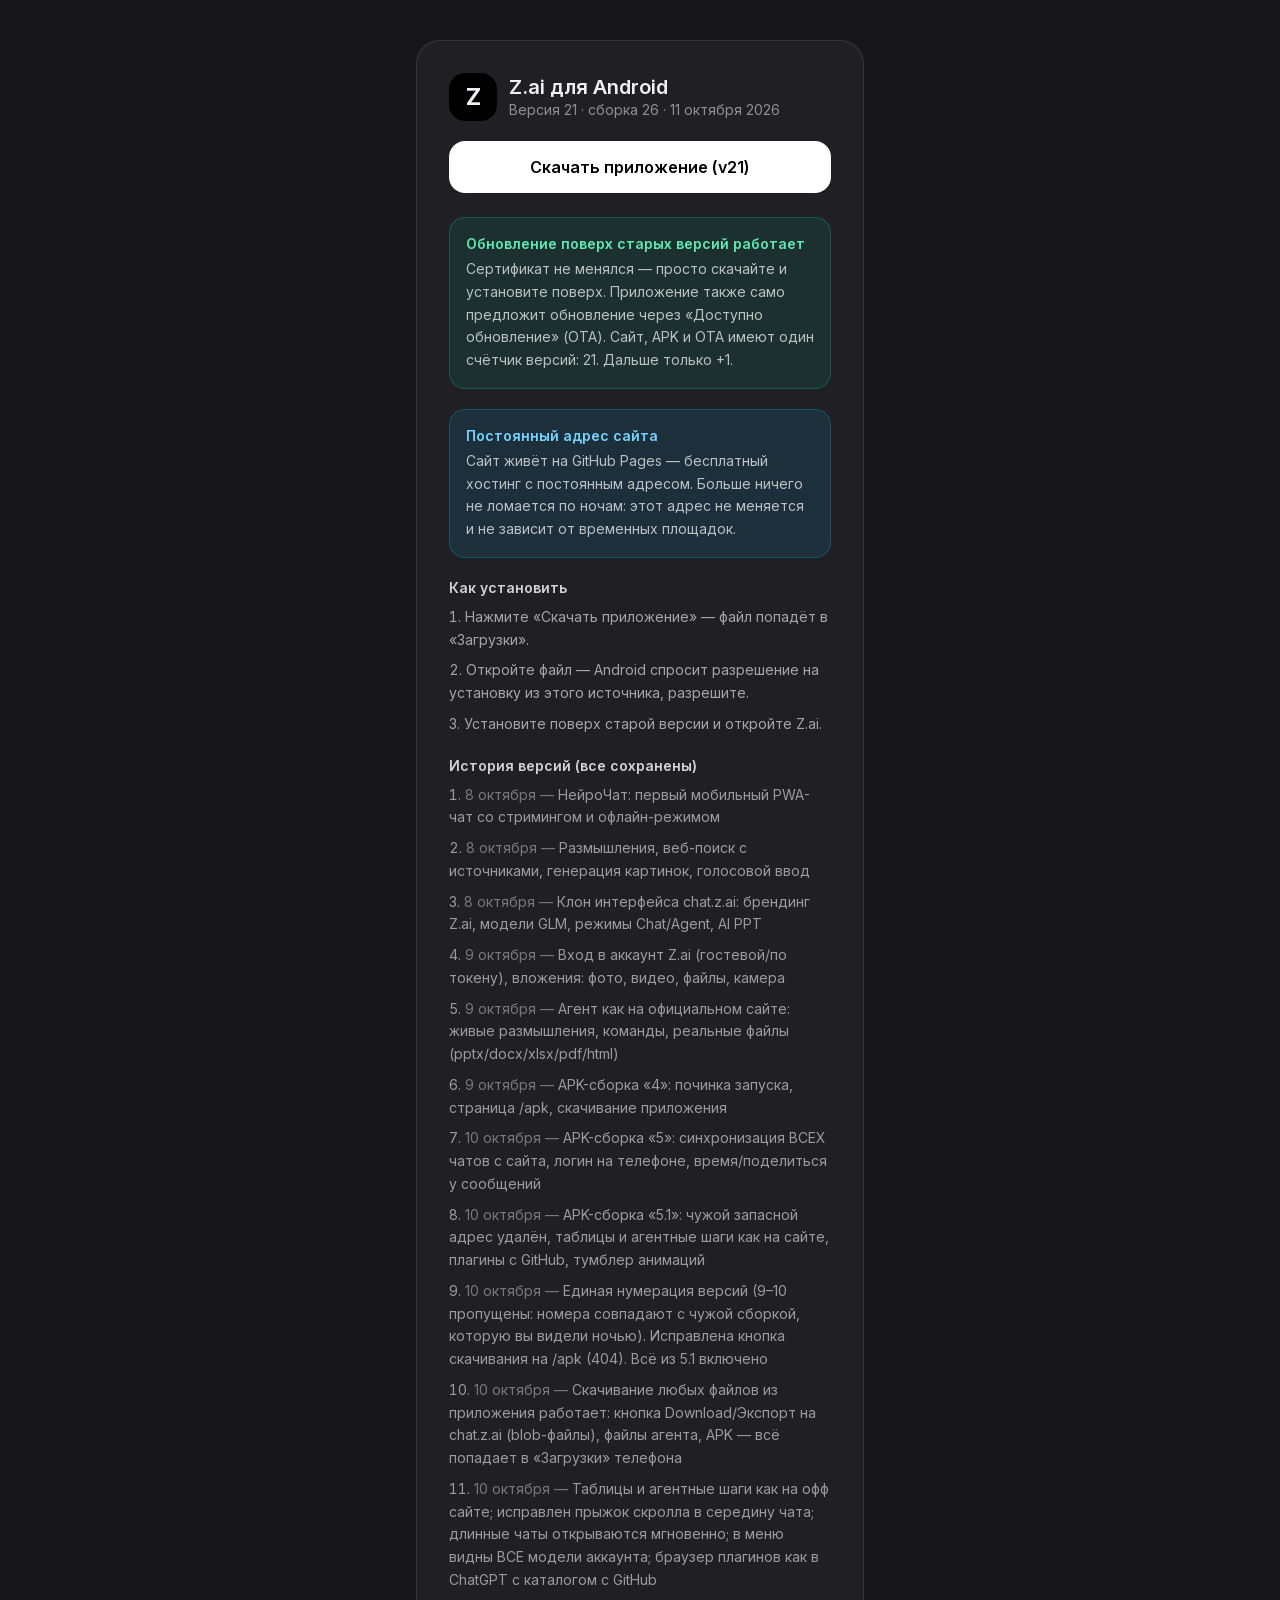
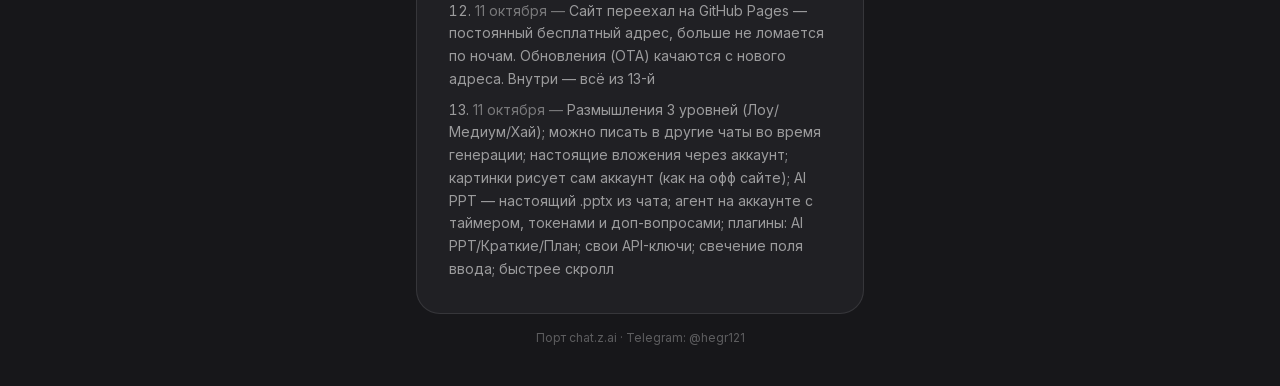
<file: apk.html>
<!DOCTYPE html><!--lP8f8WKboZcvRfP_M4YXX--><html lang="ru"><head><meta charSet="utf-8"/><meta name="viewport" content="width=device-width, initial-scale=1, maximum-scale=1, viewport-fit=cover, interactive-widget=resizes-content"/><link rel="preload" href="/_next/static/media/83afe278b6a6bb3c-s.p.3a6ba036.woff2" as="font" crossorigin="" type="font/woff2"/><link rel="preload" href="/_next/static/media/9c72aa0f40e4eef8-s.p.18a48cbc.woff2" as="font" crossorigin="" type="font/woff2"/><link rel="stylesheet" href="/_next/static/chunks/fb846ce9725e7ab9.css" data-precedence="next"/><link rel="stylesheet" href="/_next/static/chunks/ff6df49542fda8ba.css" data-precedence="next"/><link rel="preload" as="script" fetchPriority="low" href="/_next/static/chunks/786dca262d025f5f.js"/><script src="/_next/static/chunks/9a9aa2ad4cd0af8f.js" async=""></script><script src="/_next/static/chunks/05f6a547675409a8.js" async=""></script><script src="/_next/static/chunks/turbopack-af562b177c5a9201.js" async=""></script><script src="/_next/static/chunks/faf623f99a4e5a36.js" async=""></script><script src="/_next/static/chunks/28f1d545190c4591.js" async=""></script><script src="/_next/static/chunks/c4c79d5d0b280aeb.js" async=""></script><script src="/_next/static/chunks/ac47f5bcab0610f4.js" async=""></script><meta name="next-size-adjust" content=""/><meta name="theme-color" media="(prefers-color-scheme: dark)" content="#17171a"/><meta name="theme-color" media="(prefers-color-scheme: light)" content="#ffffff"/><title>Z.ai — AI Chatbot &amp; Agent powered by GLM</title><meta name="description" content="Z.ai на твоём телефоне: чат с GLM-5.3, Agent, выбор модели, размышления, поиск и картинки. Оптимизировано для мобильного, устанавливается как приложение."/><meta name="application-name" content="Z.ai"/><link rel="manifest" href="/manifest.json"/><meta name="keywords" content="Z.ai,GLM,AI чат,ассистент,агент,нейросеть"/><meta name="format-detection" content="telephone=no"/><meta name="mobile-web-app-capable" content="yes"/><meta name="apple-mobile-web-app-title" content="Z.ai"/><meta name="apple-mobile-web-app-status-bar-style" content="black-translucent"/><meta property="og:title" content="Z.ai — AI Chatbot &amp; Agent powered by GLM"/><meta property="og:description" content="Чат с GLM-5.3 / 5.2 / Flash, режим агента, оптимизация под телефон."/><meta property="og:locale" content="ru_RU"/><meta property="og:type" content="website"/><meta name="twitter:card" content="summary"/><meta name="twitter:title" content="Z.ai — AI Chatbot &amp; Agent powered by GLM"/><meta name="twitter:description" content="Чат с GLM-5.3 / 5.2 / Flash, режим агента, оптимизация под телефон."/><link rel="icon" href="/favicon.png" sizes="64x64" type="image/png"/><link rel="icon" href="/icons/icon-192.png" sizes="192x192" type="image/png"/><link rel="apple-touch-icon" href="/icons/apple-touch-icon.png"/><script src="/_next/static/chunks/a6dad97d9634a72d.js" noModule=""></script></head><body class="inter_46b0ff47-module__fANJgG__variable font-sans antialiased bg-background text-foreground"><div hidden=""><!--$--><!--/$--></div><script>((a,b,c,d,e,f,g,h)=>{let i=document.documentElement,j=["light","dark"];function k(b){var c;(Array.isArray(a)?a:[a]).forEach(a=>{let c="class"===a,d=c&&f?e.map(a=>f[a]||a):e;c?(i.classList.remove(...d),i.classList.add(f&&f[b]?f[b]:b)):i.setAttribute(a,b)}),c=b,h&&j.includes(c)&&(i.style.colorScheme=c)}if(d)k(d);else try{let a=localStorage.getItem(b)||c,d=g&&"system"===a?window.matchMedia("(prefers-color-scheme: dark)").matches?"dark":"light":a;k(d)}catch(a){}})("class","theme","dark",null,["light","dark"],null,true,true)</script><main class="min-h-dvh bg-[#17171a] text-[#f0f0f2] flex items-center justify-center px-4 py-10"><div class="w-full max-w-md"><div class="rounded-3xl bg-[#202024] border border-white/10 p-6 sm:p-8"><div class="flex items-center gap-3 mb-5"><div class="w-12 h-12 rounded-2xl bg-black flex items-center justify-center text-2xl font-bold select-none">Z</div><div><h1 class="text-xl font-semibold leading-tight">Z.ai для Android</h1><p class="text-sm text-white/50">Версия <!-- -->21<!-- --> · сборка <!-- -->26<!-- --> · <!-- -->12 октября 2026</p></div></div><a href="/apk/ZaiChat-26.apk" download="ZaiChat-26.apk" class="block w-full text-center rounded-2xl bg-white text-black font-semibold text-base py-3.5 mb-6 active:scale-[0.98] transition">Скачать приложение (v<!-- -->21<!-- -->)</a><div class="rounded-2xl bg-emerald-400/10 border border-emerald-400/25 p-4 mb-5"><p class="text-sm font-semibold text-emerald-300 mb-1">Обновление поверх старых версий работает</p><p class="text-sm text-white/70 leading-relaxed">Обновление ставится поверх старой версии: скачайте, откройте файл, установите. Приложение само подскажет, когда появится обновление.</p></div><div class="rounded-2xl bg-sky-400/10 border border-sky-400/25 p-4 mb-5"><p class="text-sm font-semibold text-sky-300 mb-1">Постоянный адрес сайта</p><p class="text-sm text-white/70 leading-relaxed">Сайт живёт на GitHub Pages — бесплатный хостинг с постоянным адресом. Больше ничего не ломается по ночам: этот адрес не меняется и не зависит от временных площадок.</p></div><h2 class="text-sm font-semibold text-white/80 mb-2">Как установить</h2><ol class="text-sm text-white/60 space-y-2 list-decimal list-inside leading-relaxed mb-5"><li>Нажмите «Скачать приложение» — файл попадёт в «Загрузки».</li><li>Откройте файл — Android спросит разрешение на установку из этого источника, разрешите.</li><li>Установите поверх старой версии и откройте Z.ai.</li></ol><h2 class="text-sm font-semibold text-white/80 mb-2">Что нового в версии <!-- -->21</h2><p class="text-sm text-white/60 leading-relaxed mb-5">Небольшие визуальные изменения: меню закрываются без мигания, вход подсказывает, где кнопка Sign in. Синхронизация чатов и скорость при большом количестве чатов стали лучше. Локальные ИИ (эксперимент): выбор по объёму ОЗУ стал удобнее, моделей больше.</p><h2 class="text-sm font-semibold text-white/80 mb-2">История версий (все сохранены)</h2><ol class="text-sm text-white/55 space-y-2 list-decimal list-inside leading-relaxed"><li class="text-white/90 font-medium"><span class="text-white/40">12 октября<!-- --> — </span>v21 — небольшие визуальные изменения: без мигания при закрытии меню, вход с подсказкой; синхронизация чатов починена, быстрее при многих чатах; «Локальные ИИ» — категории ОЗУ и больше моделей</li><li class=""><span class="text-white/40">12 октября<!-- --> — </span>v20 — небольшие визуальные изменения: без миганий меню и подсказок, кнопка «Ещё» в плагинах; эксперимент — локальные модели ИИ без интернета в боковом меню</li><li class=""><span class="text-white/40">12 октября<!-- --> — </span>v19 — небольшие визуальные изменения: панель ввода крупнее, кнопки одного размера, уровни размышлений — Быстрое/Глубокое/Ультра, меню моделей вниз и закрывается обратно</li><li class=""><span class="text-white/40">11 октября<!-- --> — </span>v18 — кнопки и меню больше не съезжают: тулбар влезает на 320–412px, подменю «Другие модели» под меню, все 15 плагинов видны сразу; кэш сайта network-first</li><li class=""><span class="text-white/40">11 октября<!-- --> — </span>v17 — автономная сборка: интерфейс встроен в APK, мгновенный запуск, работает без сайта; отключён сервис-воркер внутри приложения</li><li class=""><span class="text-white/40">8 октября<!-- --> — </span>НейроЧат: первый мобильный PWA-чат со стримингом и офлайн-режимом</li><li class=""><span class="text-white/40">8 октября<!-- --> — </span>Размышления, веб-поиск с источниками, генерация картинок, голосовой ввод</li><li class=""><span class="text-white/40">8 октября<!-- --> — </span>Клон интерфейса chat.z.ai: брендинг Z.ai, модели GLM, режимы Chat/Agent, AI PPT</li><li class=""><span class="text-white/40">9 октября<!-- --> — </span>Вход в аккаунт Z.ai (гостевой/по токену), вложения: фото, видео, файлы, камера</li><li class=""><span class="text-white/40">9 октября<!-- --> — </span>Агент как на официальном сайте: живые размышления, команды, реальные файлы (pptx/docx/xlsx/pdf/html)</li><li class=""><span class="text-white/40">9 октября<!-- --> — </span>APK-сборка «4»: починка запуска, страница /apk, скачивание приложения</li><li class=""><span class="text-white/40">10 октября<!-- --> — </span>APK-сборка «5»: синхронизация ВСЕХ чатов с сайта, логин на телефоне, время/поделиться у сообщений</li><li class=""><span class="text-white/40">10 октября<!-- --> — </span>APK-сборка «5.1»: чужой запасной адрес удалён, таблицы и агентные шаги как на сайте, плагины с GitHub, тумблер анимаций</li><li class=""><span class="text-white/40">10 октября<!-- --> — </span>Единая нумерация версий (9–10 пропущены: номера совпадают с чужой сборкой, которую вы видели ночью). Исправлена кнопка скачивания на /apk (404). Всё из 5.1 включено</li><li class=""><span class="text-white/40">10 октября<!-- --> — </span>Скачивание любых файлов из приложения работает: кнопка Download/Экспорт на chat.z.ai (blob-файлы), файлы агента, APK — всё попадает в «Загрузки» телефона</li><li class=""><span class="text-white/40">10 октября<!-- --> — </span>Таблицы и агентные шаги как на офф сайте; исправлен прыжок скролла в середину чата; длинные чаты открываются мгновенно; в меню видны ВСЕ модели аккаунта; браузер плагинов как в ChatGPT с каталогом с GitHub</li><li class=""><span class="text-white/40">11 октября<!-- --> — </span>Сайт переехал на GitHub Pages — постоянный бесплатный адрес, больше не ломается по ночам. Обновления (OTA) качаются с нового адреса. Внутри — всё из 13-й</li><li class=""><span class="text-white/40">11 октября<!-- --> — </span>Размышления 3 уровней (Лоу/Медиум/Хай); можно писать в другие чаты во время генерации; настоящие вложения через аккаунт; картинки рисует сам аккаунт (как на офф сайте); AI PPT — настоящий .pptx из чата; агент на аккаунте с таймером, токенами и доп-вопросами; плагины: AI PPT/Краткие/План; свои API-ключи; свечение поля ввода; быстрее скролл</li></ol></div><p class="text-center text-xs text-white/30 mt-4">Порт chat.z.ai · Telegram: @hegr121</p></div></main><!--$--><!--/$--><div role="region" aria-label="Notifications (F8)" tabindex="-1" style="pointer-events:none"><ol tabindex="-1" class="fixed top-0 z-[100] flex max-h-screen w-full flex-col-reverse p-4 sm:bottom-0 sm:right-0 sm:top-auto sm:flex-col md:max-w-[420px]"></ol></div><script src="/_next/static/chunks/786dca262d025f5f.js" id="_R_" async=""></script><script>(self.__next_f=self.__next_f||[]).push([0])</script><script>self.__next_f.push([1,"1:\"$Sreact.fragment\"\n2:I[63178,[\"/_next/static/chunks/faf623f99a4e5a36.js\",\"/_next/static/chunks/28f1d545190c4591.js\"],\"ThemeProvider\"]\n3:I[39756,[\"/_next/static/chunks/c4c79d5d0b280aeb.js\"],\"default\"]\n4:I[37457,[\"/_next/static/chunks/c4c79d5d0b280aeb.js\"],\"default\"]\n5:I[77855,[\"/_next/static/chunks/faf623f99a4e5a36.js\",\"/_next/static/chunks/28f1d545190c4591.js\"],\"Toaster\"]\n6:I[47257,[\"/_next/static/chunks/c4c79d5d0b280aeb.js\"],\"ClientPageRoot\"]\n7:I[65212,[\"/_next/static/chunks/faf623f99a4e5a36.js\",\"/_next/static/chunks/28f1d545190c4591.js\",\"/_next/static/chunks/ac47f5bcab0610f4.js\"],\"default\"]\na:I[97367,[\"/_next/static/chunks/c4c79d5d0b280aeb.js\"],\"OutletBoundary\"]\nb:\"$Sreact.suspense\"\nd:I[97367,[\"/_next/static/chunks/c4c79d5d0b280aeb.js\"],\"ViewportBoundary\"]\nf:I[97367,[\"/_next/static/chunks/c4c79d5d0b280aeb.js\"],\"MetadataBoundary\"]\n11:I[68027,[\"/_next/static/chunks/c4c79d5d0b280aeb.js\"],\"default\"]\n:HL[\"/_next/static/chunks/fb846ce9725e7ab9.css\",\"style\"]\n:HL[\"/_next/static/chunks/ff6df49542fda8ba.css\",\"style\"]\n:HL[\"/_next/static/media/83afe278b6a6bb3c-s.p.3a6ba036.woff2\",\"font\",{\"crossOrigin\":\"\",\"type\":\"font/woff2\"}]\n:HL[\"/_next/static/media/9c72aa0f40e4eef8-s.p.18a48cbc.woff2\",\"font\",{\"crossOrigin\":\"\",\"type\":\"font/woff2\"}]\n"])</script><script>self.__next_f.push([1,"0:{\"P\":null,\"b\":\"lP8f8WKboZcvRfP_M4YXX\",\"c\":[\"\",\"apk\"],\"q\":\"\",\"i\":false,\"f\":[[[\"\",{\"children\":[\"apk\",{\"children\":[\"__PAGE__\",{}]}]},\"$undefined\",\"$undefined\",true],[[\"$\",\"$1\",\"c\",{\"children\":[[[\"$\",\"link\",\"0\",{\"rel\":\"stylesheet\",\"href\":\"/_next/static/chunks/fb846ce9725e7ab9.css\",\"precedence\":\"next\",\"crossOrigin\":\"$undefined\",\"nonce\":\"$undefined\"}],[\"$\",\"link\",\"1\",{\"rel\":\"stylesheet\",\"href\":\"/_next/static/chunks/ff6df49542fda8ba.css\",\"precedence\":\"next\",\"crossOrigin\":\"$undefined\",\"nonce\":\"$undefined\"}],[\"$\",\"script\",\"script-0\",{\"src\":\"/_next/static/chunks/faf623f99a4e5a36.js\",\"async\":true,\"nonce\":\"$undefined\"}],[\"$\",\"script\",\"script-1\",{\"src\":\"/_next/static/chunks/28f1d545190c4591.js\",\"async\":true,\"nonce\":\"$undefined\"}]],[\"$\",\"html\",null,{\"lang\":\"ru\",\"suppressHydrationWarning\":true,\"children\":[\"$\",\"body\",null,{\"className\":\"inter_46b0ff47-module__fANJgG__variable font-sans antialiased bg-background text-foreground\",\"children\":[\"$\",\"$L2\",null,{\"attribute\":\"class\",\"defaultTheme\":\"dark\",\"enableSystem\":true,\"disableTransitionOnChange\":true,\"children\":[[\"$\",\"$L3\",null,{\"parallelRouterKey\":\"children\",\"error\":\"$undefined\",\"errorStyles\":\"$undefined\",\"errorScripts\":\"$undefined\",\"template\":[\"$\",\"$L4\",null,{}],\"templateStyles\":\"$undefined\",\"templateScripts\":\"$undefined\",\"notFound\":[[[\"$\",\"title\",null,{\"children\":\"404: This page could not be found.\"}],[\"$\",\"div\",null,{\"style\":{\"fontFamily\":\"system-ui,\\\"Segoe UI\\\",Roboto,Helvetica,Arial,sans-serif,\\\"Apple Color Emoji\\\",\\\"Segoe UI Emoji\\\"\",\"height\":\"100vh\",\"textAlign\":\"center\",\"display\":\"flex\",\"flexDirection\":\"column\",\"alignItems\":\"center\",\"justifyContent\":\"center\"},\"children\":[\"$\",\"div\",null,{\"children\":[[\"$\",\"style\",null,{\"dangerouslySetInnerHTML\":{\"__html\":\"body{color:#000;background:#fff;margin:0}.next-error-h1{border-right:1px solid rgba(0,0,0,.3)}@media (prefers-color-scheme:dark){body{color:#fff;background:#000}.next-error-h1{border-right:1px solid rgba(255,255,255,.3)}}\"}}],[\"$\",\"h1\",null,{\"className\":\"next-error-h1\",\"style\":{\"display\":\"inline-block\",\"margin\":\"0 20px 0 0\",\"padding\":\"0 23px 0 0\",\"fontSize\":24,\"fontWeight\":500,\"verticalAlign\":\"top\",\"lineHeight\":\"49px\"},\"children\":404}],[\"$\",\"div\",null,{\"style\":{\"display\":\"inline-block\"},\"children\":[\"$\",\"h2\",null,{\"style\":{\"fontSize\":14,\"fontWeight\":400,\"lineHeight\":\"49px\",\"margin\":0},\"children\":\"This page could not be found.\"}]}]]}]}]],[]],\"forbidden\":\"$undefined\",\"unauthorized\":\"$undefined\"}],[\"$\",\"$L5\",null,{}]]}]}]}]]}],{\"children\":[[\"$\",\"$1\",\"c\",{\"children\":[null,[\"$\",\"$L3\",null,{\"parallelRouterKey\":\"children\",\"error\":\"$undefined\",\"errorStyles\":\"$undefined\",\"errorScripts\":\"$undefined\",\"template\":[\"$\",\"$L4\",null,{}],\"templateStyles\":\"$undefined\",\"templateScripts\":\"$undefined\",\"notFound\":\"$undefined\",\"forbidden\":\"$undefined\",\"unauthorized\":\"$undefined\"}]]}],{\"children\":[[\"$\",\"$1\",\"c\",{\"children\":[[\"$\",\"$L6\",null,{\"Component\":\"$7\",\"serverProvidedParams\":{\"searchParams\":{},\"params\":{},\"promises\":[\"$@8\",\"$@9\"]}}],[[\"$\",\"script\",\"script-0\",{\"src\":\"/_next/static/chunks/ac47f5bcab0610f4.js\",\"async\":true,\"nonce\":\"$undefined\"}]],[\"$\",\"$La\",null,{\"children\":[\"$\",\"$b\",null,{\"name\":\"Next.MetadataOutlet\",\"children\":\"$@c\"}]}]]}],{},null,false,false]},null,false,false]},null,false,false],[\"$\",\"$1\",\"h\",{\"children\":[null,[\"$\",\"$Ld\",null,{\"children\":\"$Le\"}],[\"$\",\"div\",null,{\"hidden\":true,\"children\":[\"$\",\"$Lf\",null,{\"children\":[\"$\",\"$b\",null,{\"name\":\"Next.Metadata\",\"children\":\"$L10\"}]}]}],[\"$\",\"meta\",null,{\"name\":\"next-size-adjust\",\"content\":\"\"}]]}],false]],\"m\":\"$undefined\",\"G\":[\"$11\",[]],\"S\":true}\n"])</script><script>self.__next_f.push([1,"8:{}\n9:\"$0:f:0:1:1:children:1:children:0:props:children:0:props:serverProvidedParams:params\"\n"])</script><script>self.__next_f.push([1,"e:[[\"$\",\"meta\",\"0\",{\"charSet\":\"utf-8\"}],[\"$\",\"meta\",\"1\",{\"name\":\"viewport\",\"content\":\"width=device-width, initial-scale=1, maximum-scale=1, viewport-fit=cover, interactive-widget=resizes-content\"}],[\"$\",\"meta\",\"2\",{\"name\":\"theme-color\",\"media\":\"(prefers-color-scheme: dark)\",\"content\":\"#17171a\"}],[\"$\",\"meta\",\"3\",{\"name\":\"theme-color\",\"media\":\"(prefers-color-scheme: light)\",\"content\":\"#ffffff\"}]]\n"])</script><script>self.__next_f.push([1,"12:I[27201,[\"/_next/static/chunks/c4c79d5d0b280aeb.js\"],\"IconMark\"]\nc:null\n"])</script><script>self.__next_f.push([1,"10:[[\"$\",\"title\",\"0\",{\"children\":\"Z.ai — AI Chatbot \u0026 Agent powered by GLM\"}],[\"$\",\"meta\",\"1\",{\"name\":\"description\",\"content\":\"Z.ai на твоём телефоне: чат с GLM-5.3, Agent, выбор модели, размышления, поиск и картинки. Оптимизировано для мобильного, устанавливается как приложение.\"}],[\"$\",\"meta\",\"2\",{\"name\":\"application-name\",\"content\":\"Z.ai\"}],[\"$\",\"link\",\"3\",{\"rel\":\"manifest\",\"href\":\"/manifest.json\",\"crossOrigin\":\"$undefined\"}],[\"$\",\"meta\",\"4\",{\"name\":\"keywords\",\"content\":\"Z.ai,GLM,AI чат,ассистент,агент,нейросеть\"}],[\"$\",\"meta\",\"5\",{\"name\":\"format-detection\",\"content\":\"telephone=no\"}],[\"$\",\"meta\",\"6\",{\"name\":\"mobile-web-app-capable\",\"content\":\"yes\"}],[\"$\",\"meta\",\"7\",{\"name\":\"apple-mobile-web-app-title\",\"content\":\"Z.ai\"}],[\"$\",\"meta\",\"8\",{\"name\":\"apple-mobile-web-app-status-bar-style\",\"content\":\"black-translucent\"}],[\"$\",\"meta\",\"9\",{\"property\":\"og:title\",\"content\":\"Z.ai — AI Chatbot \u0026 Agent powered by GLM\"}],[\"$\",\"meta\",\"10\",{\"property\":\"og:description\",\"content\":\"Чат с GLM-5.3 / 5.2 / Flash, режим агента, оптимизация под телефон.\"}],[\"$\",\"meta\",\"11\",{\"property\":\"og:locale\",\"content\":\"ru_RU\"}],[\"$\",\"meta\",\"12\",{\"property\":\"og:type\",\"content\":\"website\"}],[\"$\",\"meta\",\"13\",{\"name\":\"twitter:card\",\"content\":\"summary\"}],[\"$\",\"meta\",\"14\",{\"name\":\"twitter:title\",\"content\":\"Z.ai — AI Chatbot \u0026 Agent powered by GLM\"}],[\"$\",\"meta\",\"15\",{\"name\":\"twitter:description\",\"content\":\"Чат с GLM-5.3 / 5.2 / Flash, режим агента, оптимизация под телефон.\"}],[\"$\",\"link\",\"16\",{\"rel\":\"icon\",\"href\":\"/favicon.png\",\"sizes\":\"64x64\",\"type\":\"image/png\"}],[\"$\",\"link\",\"17\",{\"rel\":\"icon\",\"href\":\"/icons/icon-192.png\",\"sizes\":\"192x192\",\"type\":\"image/png\"}],[\"$\",\"link\",\"18\",{\"rel\":\"apple-touch-icon\",\"href\":\"/icons/apple-touch-icon.png\"}],[\"$\",\"$L12\",\"19\",{}]]\n"])</script></body></html>
</file>
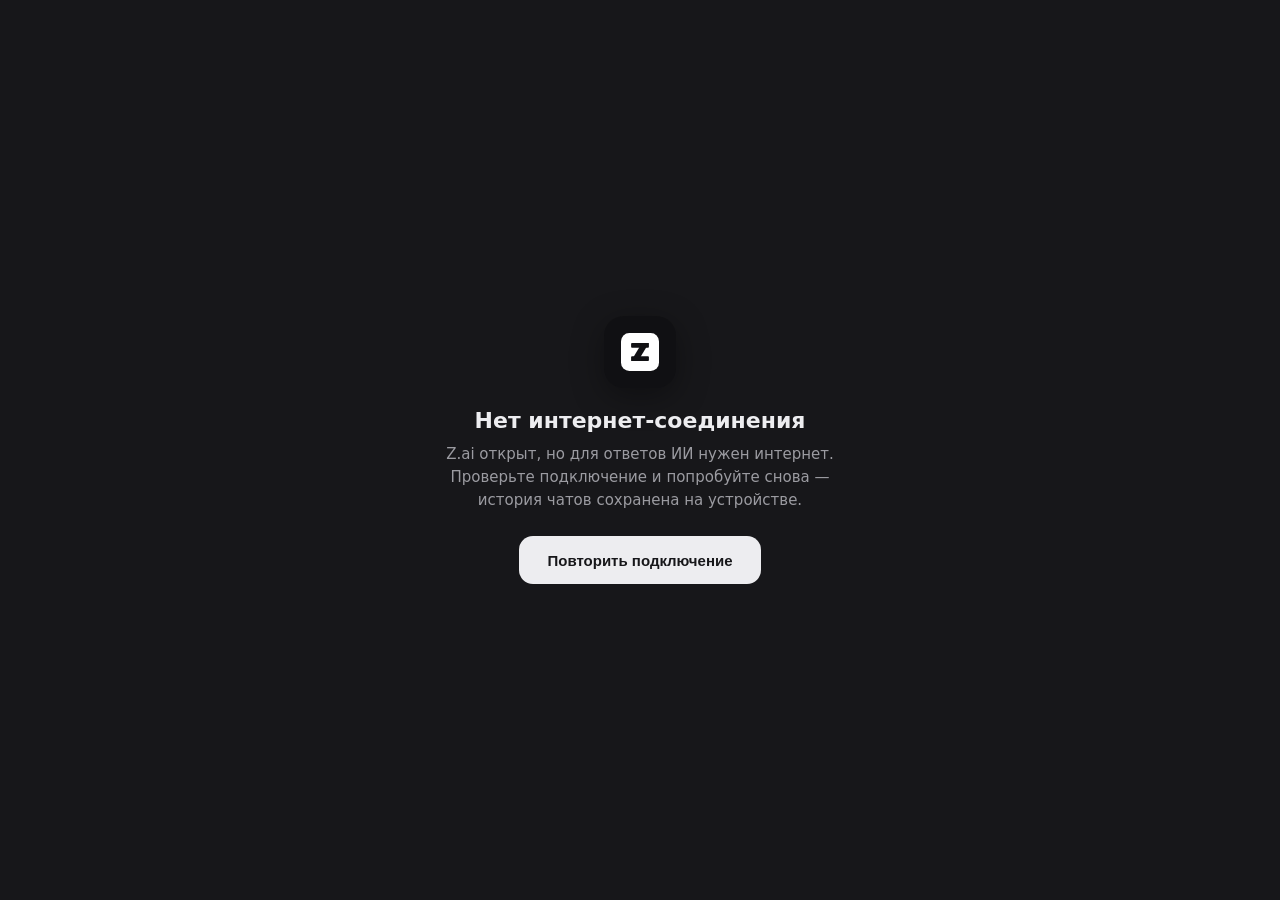
<file: offline.html>
<!DOCTYPE html>
<html lang="ru">
<head>
  <meta charset="UTF-8">
  <meta name="viewport" content="width=device-width, initial-scale=1, viewport-fit=cover">
  <title>Нет соединения — Z.ai</title>
  <link rel="icon" href="/favicon.png">
  <style>
    * { margin: 0; padding: 0; box-sizing: border-box; }
    body {
      font-family: system-ui, -apple-system, 'Segoe UI', Roboto, sans-serif;
      min-height: 100dvh; display: flex; align-items: center; justify-content: center;
      background: #17171a; color: #ededf0; padding: 24px;
      padding-top: env(safe-area-inset-top); padding-bottom: env(safe-area-inset-bottom);
      text-align: center;
    }
    .card { max-width: 420px; }
    .icon {
      width: 72px; height: 72px; margin: 0 auto 20px; border-radius: 20px;
      background: #101013;
      display: flex; align-items: center; justify-content: center;
      box-shadow: 0 8px 32px rgba(0,0,0,.35);
    }
    .icon svg { width: 38px; height: 38px; }
    h1 { font-size: 22px; margin-bottom: 10px; }
    p { color: #9b9ba1; line-height: 1.55; font-size: 15px; margin-bottom: 24px; }
    button {
      min-height: 48px; padding: 0 28px; border: 0; border-radius: 14px; cursor: pointer;
      font-size: 15px; font-weight: 600; color: #17171a;
      background: #ededf0;
    }
    button:active { transform: scale(.97); }
  </style>
</head>
<body>
  <div class="card">
    <div class="icon">
      <svg viewBox="0 0 512 512" xmlns="http://www.w3.org/2000/svg"><rect width="512" height="512" rx="112" fill="#FFFFFF"/><g fill="#101013"><rect x="136" y="136" width="240" height="62" rx="12"/><rect x="136" y="314" width="240" height="62" rx="12"/><path d="M282 136 H376 L230 376 H136 Z"/></g></svg>
    </div>
    <h1>Нет интернет-соединения</h1>
    <p>Z.ai открыт, но для ответов ИИ нужен интернет. Проверьте подключение и попробуйте снова — история чатов сохранена на устройстве.</p>
    <button onclick="location.reload()">Повторить подключение</button>
  </div>
</body>
</html>
</file>
<file: _next/static/chunks/fb846ce9725e7ab9.css>
@font-face{font-family:Inter;font-style:normal;font-weight:100 900;font-display:swap;src:url(../media/2c55a0e60120577a-s.2a48534a.woff2)format("woff2");unicode-range:U+460-52F,U+1C80-1C8A,U+20B4,U+2DE0-2DFF,U+A640-A69F,U+FE2E-FE2F}@font-face{font-family:Inter;font-style:normal;font-weight:100 900;font-display:swap;src:url(../media/9c72aa0f40e4eef8-s.p.18a48cbc.woff2)format("woff2");unicode-range:U+301,U+400-45F,U+490-491,U+4B0-4B1,U+2116}@font-face{font-family:Inter;font-style:normal;font-weight:100 900;font-display:swap;src:url(../media/ad66f9afd8947f86-s.7a40eb73.woff2)format("woff2");unicode-range:U+1F??}@font-face{font-family:Inter;font-style:normal;font-weight:100 900;font-display:swap;src:url(../media/5476f68d60460930-s.c995e352.woff2)format("woff2");unicode-range:U+370-377,U+37A-37F,U+384-38A,U+38C,U+38E-3A1,U+3A3-3FF}@font-face{font-family:Inter;font-style:normal;font-weight:100 900;font-display:swap;src:url(../media/2bbe8d2671613f1f-s.76dcb0b2.woff2)format("woff2");unicode-range:U+102-103,U+110-111,U+128-129,U+168-169,U+1A0-1A1,U+1AF-1B0,U+300-301,U+303-304,U+308-309,U+323,U+329,U+1EA0-1EF9,U+20AB}@font-face{font-family:Inter;font-style:normal;font-weight:100 900;font-display:swap;src:url(../media/1bffadaabf893a1e-s.7cd81963.woff2)format("woff2");unicode-range:U+100-2BA,U+2BD-2C5,U+2C7-2CC,U+2CE-2D7,U+2DD-2FF,U+304,U+308,U+329,U+1D00-1DBF,U+1E00-1E9F,U+1EF2-1EFF,U+2020,U+20A0-20AB,U+20AD-20C4,U+2113,U+2C60-2C7F,U+A720-A7FF}@font-face{font-family:Inter;font-style:normal;font-weight:100 900;font-display:swap;src:url(../media/83afe278b6a6bb3c-s.p.3a6ba036.woff2)format("woff2");unicode-range:U+??,U+131,U+152-153,U+2BB-2BC,U+2C6,U+2DA,U+2DC,U+304,U+308,U+329,U+2000-206F,U+20AC,U+2122,U+2191,U+2193,U+2212,U+2215,U+FEFF,U+FFFD}@font-face{font-family:Inter Fallback;src:local(Arial);ascent-override:90.44%;descent-override:22.52%;line-gap-override:0.0%;size-adjust:107.12%}.inter_46b0ff47-module__fANJgG__className{font-family:Inter,Inter Fallback;font-style:normal}.inter_46b0ff47-module__fANJgG__variable{--font-geist-sans:"Inter","Inter Fallback"}
</file>
<file: _next/static/chunks/ff6df49542fda8ba.css>
@layer properties{@supports (((-webkit-hyphens:none)) and (not (margin-trim:inline))) or ((-moz-orient:inline) and (not (color:rgb(from red r g b)))){*,:before,:after,::backdrop{--tw-translate-x:0;--tw-translate-y:0;--tw-translate-z:0;--tw-scale-x:1;--tw-scale-y:1;--tw-scale-z:1;--tw-rotate-x:initial;--tw-rotate-y:initial;--tw-rotate-z:initial;--tw-skew-x:initial;--tw-skew-y:initial;--tw-pan-x:initial;--tw-pan-y:initial;--tw-pinch-zoom:initial;--tw-scroll-snap-strictness:proximity;--tw-space-y-reverse:0;--tw-space-x-reverse:0;--tw-divide-x-reverse:0;--tw-border-style:solid;--tw-divide-y-reverse:0;--tw-gradient-position:initial;--tw-gradient-from:#0000;--tw-gradient-via:#0000;--tw-gradient-to:#0000;--tw-gradient-stops:initial;--tw-gradient-via-stops:initial;--tw-gradient-from-position:0%;--tw-gradient-via-position:50%;--tw-gradient-to-position:100%;--tw-leading:initial;--tw-font-weight:initial;--tw-tracking:initial;--tw-ordinal:initial;--tw-slashed-zero:initial;--tw-numeric-figure:initial;--tw-numeric-spacing:initial;--tw-numeric-fraction:initial;--tw-shadow:0 0 #0000;--tw-shadow-color:initial;--tw-shadow-alpha:100%;--tw-inset-shadow:0 0 #0000;--tw-inset-shadow-color:initial;--tw-inset-shadow-alpha:100%;--tw-ring-color:initial;--tw-ring-shadow:0 0 #0000;--tw-inset-ring-color:initial;--tw-inset-ring-shadow:0 0 #0000;--tw-ring-inset:initial;--tw-ring-offset-width:0px;--tw-ring-offset-color:#fff;--tw-ring-offset-shadow:0 0 #0000;--tw-outline-style:solid;--tw-blur:initial;--tw-brightness:initial;--tw-contrast:initial;--tw-grayscale:initial;--tw-hue-rotate:initial;--tw-invert:initial;--tw-opacity:initial;--tw-saturate:initial;--tw-sepia:initial;--tw-drop-shadow:initial;--tw-drop-shadow-color:initial;--tw-drop-shadow-alpha:100%;--tw-drop-shadow-size:initial;--tw-backdrop-blur:initial;--tw-backdrop-brightness:initial;--tw-backdrop-contrast:initial;--tw-backdrop-grayscale:initial;--tw-backdrop-hue-rotate:initial;--tw-backdrop-invert:initial;--tw-backdrop-opacity:initial;--tw-backdrop-saturate:initial;--tw-backdrop-sepia:initial;--tw-duration:initial;--tw-ease:initial;--tw-contain-size:initial;--tw-contain-layout:initial;--tw-contain-paint:initial;--tw-contain-style:initial;--tw-text-shadow-color:initial;--tw-text-shadow-alpha:100%;--tw-content:"";--tw-animation-delay:0s;--tw-animation-direction:normal;--tw-animation-duration:initial;--tw-animation-fill-mode:none;--tw-animation-iteration-count:1;--tw-enter-blur:0;--tw-enter-opacity:1;--tw-enter-rotate:0;--tw-enter-scale:1;--tw-enter-translate-x:0;--tw-enter-translate-y:0;--tw-exit-blur:0;--tw-exit-opacity:1;--tw-exit-rotate:0;--tw-exit-scale:1;--tw-exit-translate-x:0;--tw-exit-translate-y:0}}}@layer theme{:root,:host{--font-serif:ui-serif,Georgia,Cambria,"Times New Roman",Times,serif;--color-red-50:#fef2f2;--color-red-200:#ffcaca;--color-red-300:#ffa3a3;--color-red-400:#ff6568;--color-red-500:#fb2c36;--color-red-600:#e40014;--color-red-700:#bf000f;--color-red-800:#9f0712;--color-red-900:#82181a;--color-amber-300:#ffd236;--color-amber-400:#fcbb00;--color-amber-500:#f99c00;--color-amber-600:#dd7400;--color-yellow-200:#fff085;--color-yellow-500:#edb200;--color-yellow-700:#a36100;--color-green-100:#dcfce7;--color-green-200:#b9f8cf;--color-green-300:#7bf1a8;--color-green-400:#05df72;--color-green-500:#00c758;--color-green-700:#008138;--color-green-800:#016630;--color-green-900:#0d542b;--color-emerald-300:#5ee9b5;--color-emerald-400:#00d294;--color-emerald-500:#00bb7f;--color-emerald-600:#009767;--color-emerald-700:#007956;--color-teal-50:#f0fdfa;--color-teal-200:#96f7e4;--color-teal-500:#00baa7;--color-teal-800:#005f5a;--color-teal-900:#0b4f4a;--color-cyan-900:#104e64;--color-sky-200:#b8e6fe;--color-sky-300:#77d4ff;--color-sky-400:#00bcfe;--color-sky-500:#00a5ef;--color-sky-600:#0084cc;--color-sky-700:#0069a4;--color-blue-50:#eff6ff;--color-blue-100:#dbeafe;--color-blue-200:#bedbff;--color-blue-400:#54a2ff;--color-blue-500:#3080ff;--color-blue-600:#155dfc;--color-blue-700:#1447e6;--color-blue-800:#193cb8;--color-blue-900:#1c398e;--color-violet-500:#8d54ff;--color-purple-100:#f3e8ff;--color-fuchsia-500:#e12afb;--color-slate-100:#f1f5f9;--color-slate-700:#314158;--color-gray-50:#f9fafb;--color-gray-100:#f3f4f6;--color-gray-200:#e5e7eb;--color-gray-300:#d1d5dc;--color-gray-400:#99a1af;--color-gray-500:#6a7282;--color-gray-600:#4a5565;--color-gray-700:#364153;--color-gray-800:#1e2939;--color-gray-900:#101828;--color-gray-950:#030712;--color-zinc-200:#e4e4e7;--color-zinc-300:#d4d4d8;--color-zinc-800:#27272a;--color-neutral-50:#fafafa;--color-neutral-100:#f5f5f5;--color-neutral-200:#e5e5e5;--color-neutral-700:#404040;--color-neutral-800:#262626;--color-neutral-900:#171717;--color-stone-100:#f5f5f4;--color-stone-900:#1c1917;--color-stone-950:#0c0a09;--color-black:#000;--color-white:#fff;--spacing:.25rem;--container-xs:20rem;--container-sm:24rem;--container-md:28rem;--container-lg:32rem;--container-3xl:48rem;--text-xs:.75rem;--text-xs--line-height:calc(1/.75);--text-sm:.875rem;--text-sm--line-height:calc(1.25/.875);--text-base:1rem;--text-base--line-height:calc(1.5/1);--text-lg:1.125rem;--text-lg--line-height:calc(1.75/1.125);--text-xl:1.25rem;--text-xl--line-height:calc(1.75/1.25);--text-2xl:1.5rem;--text-2xl--line-height:calc(2/1.5);--text-3xl:1.875rem;--text-3xl--line-height:calc(2.25/1.875);--text-5xl:3rem;--text-5xl--line-height:1;--font-weight-normal:400;--font-weight-medium:500;--font-weight-semibold:600;--font-weight-bold:700;--tracking-tight:-.025em;--tracking-wide:.025em;--tracking-wider:.05em;--tracking-widest:.1em;--leading-tight:1.25;--leading-snug:1.375;--leading-relaxed:1.625;--radius-xs:.125rem;--radius-2xl:1rem;--radius-3xl:1.5rem;--ease-in:cubic-bezier(.4,0,1,1);--ease-out:cubic-bezier(0,0,.2,1);--ease-in-out:cubic-bezier(.4,0,.2,1);--animate-spin:spin 1s linear infinite;--animate-pulse:pulse 2s cubic-bezier(.4,0,.6,1)infinite;--blur-sm:8px;--blur-md:12px;--blur-lg:16px;--blur-xl:24px;--aspect-video:16/9;--default-transition-duration:.15s;--default-transition-timing-function:cubic-bezier(.4,0,.2,1);--default-font-family:var(--font-geist-sans);--default-mono-font-family:var(--font-geist-mono);--color-border:var(--border)}@supports (color:lab(0% 0 0)){:root,:host{--color-red-50:lab(96.5005% 4.18508 1.52328);--color-red-200:lab(86.017% 19.8815 7.75869);--color-red-300:lab(76.5514% 36.422 15.5335);--color-red-400:lab(63.7053% 60.745 31.3109);--color-red-500:lab(55.4814% 75.0732 48.8528);--color-red-600:lab(48.4493% 77.4328 61.5452);--color-red-700:lab(40.4273% 67.2623 53.7441);--color-red-800:lab(33.7174% 55.8993 41.0293);--color-red-900:lab(28.5139% 44.5539 29.0463);--color-amber-300:lab(86.4156% 6.13147 78.3961);--color-amber-400:lab(80.1641% 16.6016 99.2089);--color-amber-500:lab(72.7183% 31.8672 97.9407);--color-amber-600:lab(60.3514% 40.5624 87.1228);--color-yellow-200:lab(94.3433% -5.00429 52.9663);--color-yellow-500:lab(76.3898% 14.5258 98.4589);--color-yellow-700:lab(47.8202% 25.2426 66.5015);--color-green-100:lab(96.1861% -13.8464 6.52365);--color-green-200:lab(92.4222% -26.4702 12.9427);--color-green-300:lab(86.9953% -47.2691 25.0054);--color-green-400:lab(78.503% -64.9265 39.7492);--color-green-500:lab(70.5521% -66.5147 45.8073);--color-green-700:lab(47.0329% -47.0239 31.4788);--color-green-800:lab(37.4616% -36.7971 22.9692);--color-green-900:lab(30.797% -29.6927 17.382);--color-emerald-300:lab(83.9203% -48.7124 13.8849);--color-emerald-400:lab(75.0771% -60.7313 19.4147);--color-emerald-500:lab(66.9756% -58.27 19.5419);--color-emerald-600:lab(55.0481% -49.9246 15.93);--color-emerald-700:lab(44.4871% -41.0396 11.0361);--color-teal-50:lab(98.3189% -4.74921 -.111711);--color-teal-200:lab(90.7612% -33.1343 -.542295);--color-teal-500:lab(67.3859% -49.0983 -2.63511);--color-teal-800:lab(35.5975% -26.6648 -4.34487);--color-teal-900:lab(29.506% -21.4706 -3.59886);--color-cyan-900:lab(30.372% -13.1853 -18.7887);--color-sky-200:lab(88.6983% -11.3978 -16.8488);--color-sky-300:lab(80.3307% -20.2945 -31.385);--color-sky-400:lab(70.687% -23.6078 -45.9483);--color-sky-500:lab(63.3038% -18.433 -51.0407);--color-sky-600:lab(51.7754% -11.4712 -49.8349);--color-sky-700:lab(41.6013% -9.10804 -42.5647);--color-blue-50:lab(96.492% -1.14644 -5.11479);--color-blue-100:lab(92.0301% -2.24757 -11.6453);--color-blue-200:lab(86.15% -4.04379 -21.0797);--color-blue-400:lab(65.0361% -1.42065 -56.9802);--color-blue-500:lab(54.1736% 13.3369 -74.6839);--color-blue-600:lab(44.0605% 29.0279 -86.0352);--color-blue-700:lab(36.9089% 35.0961 -85.6872);--color-blue-800:lab(30.2514% 27.7853 -70.2699);--color-blue-900:lab(26.1542% 15.7545 -51.5504);--color-violet-500:lab(49.9355% 55.1776 -81.8963);--color-purple-100:lab(93.3333% 6.97437 -9.83434);--color-fuchsia-500:lab(56.4256% 83.132 -64.639);--color-slate-100:lab(96.286% -.852436 -2.46847);--color-slate-700:lab(26.9569% -1.47016 -15.6993);--color-gray-50:lab(98.2596% -.247031 -.706708);--color-gray-100:lab(96.1596% -.0823438 -1.13575);--color-gray-200:lab(91.6229% -.159115 -2.26791);--color-gray-300:lab(85.1236% -.612259 -3.7138);--color-gray-400:lab(65.9269% -.832707 -8.17473);--color-gray-500:lab(47.7841% -.393182 -10.0268);--color-gray-600:lab(35.6337% -1.58697 -10.8425);--color-gray-700:lab(27.1134% -.956401 -12.3224);--color-gray-800:lab(16.1051% -1.18239 -11.7533);--color-gray-900:lab(8.11897% .811279 -12.254);--color-gray-950:lab(1.90334% .278696 -5.48866);--color-zinc-200:lab(90.6853% .399232 -1.45452);--color-zinc-300:lab(84.9837% .601262 -2.17986);--color-zinc-800:lab(15.7305% .613764 -2.16959);--color-neutral-50:lab(98.26% 0 0);--color-neutral-100:lab(96.52% -.0000298023 .0000119209);--color-neutral-200:lab(90.952% 0 -.0000119209);--color-neutral-700:lab(27.036% 0 0);--color-neutral-800:lab(15.204% 0 -.00000596046);--color-neutral-900:lab(7.78201% -.0000149012 0);--color-stone-100:lab(96.5286% -.0991821 .364268);--color-stone-900:lab(9.03835% 1.15298 1.92955);--color-stone-950:lab(2.86037% .455312 .568903)}}}@layer base{*,:after,:before,::backdrop{box-sizing:border-box;border:0 solid;margin:0;padding:0}::file-selector-button{box-sizing:border-box;border:0 solid;margin:0;padding:0}html,:host{-webkit-text-size-adjust:100%;tab-size:4;line-height:1.5;font-family:var(--default-font-family,ui-sans-serif,system-ui,sans-serif,"Apple Color Emoji","Segoe UI Emoji","Segoe UI Symbol","Noto Color Emoji");font-feature-settings:var(--default-font-feature-settings,normal);font-variation-settings:var(--default-font-variation-settings,normal);-webkit-tap-highlight-color:transparent}hr{height:0;color:inherit;border-top-width:1px}abbr:where([title]){-webkit-text-decoration:underline dotted;text-decoration:underline dotted}h1,h2,h3,h4,h5,h6{font-size:inherit;font-weight:inherit}a{color:inherit;-webkit-text-decoration:inherit;-webkit-text-decoration:inherit;-webkit-text-decoration:inherit;-webkit-text-decoration:inherit;text-decoration:inherit}b,strong{font-weight:bolder}code,kbd,samp,pre{font-family:var(--default-mono-font-family,ui-monospace,SFMono-Regular,Menlo,Monaco,Consolas,"Liberation Mono","Courier New",monospace);font-feature-settings:var(--default-mono-font-feature-settings,normal);font-variation-settings:var(--default-mono-font-variation-settings,normal);font-size:1em}small{font-size:80%}sub,sup{vertical-align:baseline;font-size:75%;line-height:0;position:relative}sub{bottom:-.25em}sup{top:-.5em}table{text-indent:0;border-color:inherit;border-collapse:collapse}:-moz-focusring{outline:auto}progress{vertical-align:baseline}summary{display:list-item}ol,ul,menu{list-style:none}img,svg,video,canvas,audio,iframe,embed,object{vertical-align:middle;display:block}img,video{max-width:100%;height:auto}button,input,select,optgroup,textarea{font:inherit;font-feature-settings:inherit;font-variation-settings:inherit;letter-spacing:inherit;color:inherit;opacity:1;background-color:#0000;border-radius:0}::file-selector-button{font:inherit;font-feature-settings:inherit;font-variation-settings:inherit;letter-spacing:inherit;color:inherit;opacity:1;background-color:#0000;border-radius:0}:where(select:is([multiple],[size])) optgroup{font-weight:bolder}:where(select:is([multiple],[size])) optgroup option{padding-inline-start:20px}::file-selector-button{margin-inline-end:4px}::placeholder{opacity:1}@supports (not ((-webkit-appearance:-apple-pay-button))) or (contain-intrinsic-size:1px){::placeholder{color:currentColor}@supports (color:color-mix(in lab, red, red)){::placeholder{color:color-mix(in oklab,currentcolor 50%,transparent)}}}textarea{resize:vertical}::-webkit-search-decoration{-webkit-appearance:none}::-webkit-date-and-time-value{min-height:1lh;text-align:inherit}::-webkit-datetime-edit{display:inline-flex}::-webkit-datetime-edit-fields-wrapper{padding:0}::-webkit-datetime-edit{padding-block:0}::-webkit-datetime-edit-year-field{padding-block:0}::-webkit-datetime-edit-month-field{padding-block:0}::-webkit-datetime-edit-day-field{padding-block:0}::-webkit-datetime-edit-hour-field{padding-block:0}::-webkit-datetime-edit-minute-field{padding-block:0}::-webkit-datetime-edit-second-field{padding-block:0}::-webkit-datetime-edit-millisecond-field{padding-block:0}::-webkit-datetime-edit-meridiem-field{padding-block:0}::-webkit-calendar-picker-indicator{line-height:1}:-moz-ui-invalid{box-shadow:none}button,input:where([type=button],[type=reset],[type=submit]){appearance:button}::file-selector-button{appearance:button}::-webkit-inner-spin-button{height:auto}::-webkit-outer-spin-button{height:auto}[hidden]:where(:not([hidden=until-found])){display:none!important}*{border-color:var(--border);outline-color:var(--ring)}@supports (color:color-mix(in lab, red, red)){*{outline-color:color-mix(in oklab,var(--ring)50%,transparent)}}html{overscroll-behavior-y:none;-webkit-text-size-adjust:100%}body{background-color:var(--background);color:var(--foreground);-webkit-tap-highlight-color:transparent;text-rendering:optimizeLegibility}input,textarea,select{font-size:16px}}@layer components;@layer utilities{.\@container\/card-header{container:card-header/inline-size}.\@container\/input{container:input/inline-size}.\@container\/review-info{container:review-info/inline-size}.\@container{container-type:inline-size}.pointer-events-auto{pointer-events:auto}.pointer-events-none{pointer-events:none}.collapse{visibility:collapse}.invisible{visibility:hidden}.visible{visibility:visible}.visible\!{visibility:visible!important}.sr-only{clip-path:inset(50%);white-space:nowrap;border-width:0;width:1px;height:1px;margin:-1px;padding:0;position:absolute;overflow:hidden}.not-sr-only{clip-path:none;white-space:normal;width:auto;height:auto;margin:0;padding:0;position:static;overflow:visible}.absolute{position:absolute}.fixed{position:fixed}.relative{position:relative}.static{position:static}.sticky{position:sticky}.inset-0{inset:calc(var(--spacing)*0)}.inset-x-0{inset-inline:calc(var(--spacing)*0)}.inset-y-0{inset-block:calc(var(--spacing)*0)}.-top-0\.25{top:calc(var(--spacing)*-.25)}.-top-1\.5{top:calc(var(--spacing)*-1.5)}.-top-2{top:calc(var(--spacing)*-2)}.-top-12{top:calc(var(--spacing)*-12)}.top-0{top:calc(var(--spacing)*0)}.top-0\.5{top:calc(var(--spacing)*.5)}.top-1{top:calc(var(--spacing)*1)}.top-1\.5{top:calc(var(--spacing)*1.5)}.top-1\/2{top:50%}.top-2{top:calc(var(--spacing)*2)}.top-2\.5{top:calc(var(--spacing)*2.5)}.top-3{top:calc(var(--spacing)*3)}.top-3\.5{top:calc(var(--spacing)*3.5)}.top-4{top:calc(var(--spacing)*4)}.top-5{top:calc(var(--spacing)*5)}.top-8{top:calc(var(--spacing)*8)}.top-\[-5px\]{top:-5px}.top-\[1px\]{top:1px}.top-\[2px\]{top:2px}.top-\[4px\]{top:4px}.top-\[50\%\]{top:50%}.top-\[60\%\]{top:60%}.top-\[60px\]{top:60px}.top-\[74px\]{top:74px}.top-\[calc\(100\%_-_1px\)\]{top:calc(100% - 1px)}.top-full{top:100%}.-right-1\.5{right:calc(var(--spacing)*-1.5)}.-right-2{right:calc(var(--spacing)*-2)}.-right-12{right:calc(var(--spacing)*-12)}.-right-\[56px\]{right:-56px}.right-0{right:calc(var(--spacing)*0)}.right-0\.5{right:calc(var(--spacing)*.5)}.right-1{right:calc(var(--spacing)*1)}.right-1\.5{right:calc(var(--spacing)*1.5)}.right-2{right:calc(var(--spacing)*2)}.right-2\.5{right:calc(var(--spacing)*2.5)}.right-3{right:calc(var(--spacing)*3)}.right-4{right:calc(var(--spacing)*4)}.right-5{right:calc(var(--spacing)*5)}.right-9{right:calc(var(--spacing)*9)}.right-\[8px\]{right:8px}.right-\[44px\]{right:44px}.-bottom-7{bottom:calc(var(--spacing)*-7)}.-bottom-12{bottom:calc(var(--spacing)*-12)}.bottom-0{bottom:calc(var(--spacing)*0)}.bottom-0\.5{bottom:calc(var(--spacing)*.5)}.bottom-1{bottom:calc(var(--spacing)*1)}.bottom-2{bottom:calc(var(--spacing)*2)}.bottom-3{bottom:calc(var(--spacing)*3)}.-left-1{left:calc(var(--spacing)*-1)}.-left-12{left:calc(var(--spacing)*-12)}.-left-\[56px\]{left:-56px}.left-0{left:calc(var(--spacing)*0)}.left-0\.5{left:calc(var(--spacing)*.5)}.left-1{left:calc(var(--spacing)*1)}.left-1\/2{left:50%}.left-2{left:calc(var(--spacing)*2)}.left-3{left:calc(var(--spacing)*3)}.left-\[-5px\]{left:-5px}.left-\[4px\]{left:4px}.left-\[7px\]{left:7px}.left-\[8px\]{left:8px}.left-\[24px\]{left:24px}.left-\[50\%\]{left:50%}.isolate{isolation:isolate}.isolation-auto{isolation:auto}.-z-1{z-index:calc(1*-1)}.z-0{z-index:0}.z-1{z-index:1}.z-10{z-index:10}.z-11{z-index:11}.z-19{z-index:19}.z-20{z-index:20}.z-30{z-index:30}.z-40{z-index:40}.z-50{z-index:50}.z-100{z-index:100}.z-999{z-index:999}.z-9999{z-index:9999}.z-10000{z-index:10000}.z-\[-1\]{z-index:-1}.z-\[1\]{z-index:1}.z-\[2\]{z-index:2}.z-\[10\]{z-index:10}.z-\[40\]{z-index:40}.z-\[60\]{z-index:60}.z-\[100\]{z-index:100}.z-\[101\]{z-index:101}.z-\[9998\]{z-index:9998}.z-\[9999\]{z-index:9999}.z-\[10000\]{z-index:10000}.z-\[10010\]{z-index:10010}.z-\[50000\]{z-index:50000}.z-\[50001\]{z-index:50001}.col-span-1{grid-column:span 1/span 1}.col-span-2{grid-column:span 2/span 2}.col-start-1{grid-column-start:1}.col-start-2{grid-column-start:2}.row-10{grid-row:10}.row-span-2{grid-row:span 2/span 2}.row-start-1{grid-row-start:1}.container{width:100%}@media (min-width:40rem){.container{max-width:40rem}}@media (min-width:48rem){.container{max-width:48rem}}@media (min-width:64rem){.container{max-width:64rem}}@media (min-width:80rem){.container{max-width:80rem}}@media (min-width:96rem){.container{max-width:96rem}}.m-0{margin:calc(var(--spacing)*0)}.m-0\.5{margin:calc(var(--spacing)*.5)}.m-0\.25{margin:calc(var(--spacing)*.25)}.m-1{margin:calc(var(--spacing)*1)}.m-2\.5{margin:calc(var(--spacing)*2.5)}.m-3\.5{margin:calc(var(--spacing)*3.5)}.m-4{margin:calc(var(--spacing)*4)}.m-auto{margin:auto}.-mx-1{margin-inline:calc(var(--spacing)*-1)}.-mx-2{margin-inline:calc(var(--spacing)*-2)}.-mx-3{margin-inline:calc(var(--spacing)*-3)}.mx-0\.5{margin-inline:calc(var(--spacing)*.5)}.mx-1{margin-inline:calc(var(--spacing)*1)}.mx-1\.5{margin-inline:calc(var(--spacing)*1.5)}.mx-2{margin-inline:calc(var(--spacing)*2)}.mx-3\.5{margin-inline:calc(var(--spacing)*3.5)}.mx-4{margin-inline:calc(var(--spacing)*4)}.mx-5{margin-inline:calc(var(--spacing)*5)}.mx-\[1px\]{margin-inline:1px}.mx-\[20\%\]{margin-inline:20%}.mx-auto{margin-inline:auto}.my-0{margin-block:calc(var(--spacing)*0)}.my-0\.5{margin-block:calc(var(--spacing)*.5)}.my-1{margin-block:calc(var(--spacing)*1)}.my-2{margin-block:calc(var(--spacing)*2)}.my-2\.5{margin-block:calc(var(--spacing)*2.5)}.my-3{margin-block:calc(var(--spacing)*3)}.my-4{margin-block:calc(var(--spacing)*4)}.my-10{margin-block:calc(var(--spacing)*10)}.my-auto{margin-block:auto}.ms-1{margin-inline-start:calc(var(--spacing)*1)}.-mt-0\.5{margin-top:calc(var(--spacing)*-.5)}.-mt-1{margin-top:calc(var(--spacing)*-1)}.-mt-2{margin-top:calc(var(--spacing)*-2)}.-mt-4{margin-top:calc(var(--spacing)*-4)}.-mt-\[57px\]{margin-top:-57px}.mt-0{margin-top:calc(var(--spacing)*0)}.mt-0\.5{margin-top:calc(var(--spacing)*.5)}.mt-1{margin-top:calc(var(--spacing)*1)}.mt-1\.5{margin-top:calc(var(--spacing)*1.5)}.mt-2{margin-top:calc(var(--spacing)*2)}.mt-2\!{margin-top:calc(var(--spacing)*2)!important}.mt-2\.5{margin-top:calc(var(--spacing)*2.5)}.mt-3{margin-top:calc(var(--spacing)*3)}.mt-4{margin-top:calc(var(--spacing)*4)}.mt-5{margin-top:calc(var(--spacing)*5)}.mt-6{margin-top:calc(var(--spacing)*6)}.mt-7{margin-top:calc(var(--spacing)*7)}.mt-8{margin-top:calc(var(--spacing)*8)}.mt-13{margin-top:calc(var(--spacing)*13)}.mt-\[6px\]{margin-top:6px}.mt-\[12px\]{margin-top:12px}.mt-\[14px\]{margin-top:14px}.mt-\[15\%\]{margin-top:15%}.mt-auto{margin-top:auto}.-mr-1{margin-right:calc(var(--spacing)*-1)}.-mr-4{margin-right:calc(var(--spacing)*-4)}.mr-0\.5{margin-right:calc(var(--spacing)*.5)}.mr-1{margin-right:calc(var(--spacing)*1)}.mr-1\.5{margin-right:calc(var(--spacing)*1.5)}.mr-2{margin-right:calc(var(--spacing)*2)}.mr-3{margin-right:calc(var(--spacing)*3)}.mr-4{margin-right:calc(var(--spacing)*4)}.mr-14{margin-right:calc(var(--spacing)*14)}.mr-\[-8px\]{margin-right:-8px}.-mb-8{margin-bottom:calc(var(--spacing)*-8)}.mb-0\.5{margin-bottom:calc(var(--spacing)*.5)}.mb-1{margin-bottom:calc(var(--spacing)*1)}.mb-1\.5{margin-bottom:calc(var(--spacing)*1.5)}.mb-2{margin-bottom:calc(var(--spacing)*2)}.mb-2\.5{margin-bottom:calc(var(--spacing)*2.5)}.mb-3{margin-bottom:calc(var(--spacing)*3)}.mb-4{margin-bottom:calc(var(--spacing)*4)}.mb-5{margin-bottom:calc(var(--spacing)*5)}.mb-6{margin-bottom:calc(var(--spacing)*6)}.mb-8{margin-bottom:calc(var(--spacing)*8)}.mb-13{margin-bottom:calc(var(--spacing)*13)}.mb-\[6px\]{margin-bottom:6px}.mb-auto{margin-bottom:auto}.-ml-0\.25{margin-left:calc(var(--spacing)*-.25)}.-ml-1{margin-left:calc(var(--spacing)*-1)}.-ml-1\.5{margin-left:calc(var(--spacing)*-1.5)}.-ml-2{margin-left:calc(var(--spacing)*-2)}.-ml-4{margin-left:calc(var(--spacing)*-4)}.ml-0{margin-left:calc(var(--spacing)*0)}.ml-0\.5{margin-left:calc(var(--spacing)*.5)}.ml-1{margin-left:calc(var(--spacing)*1)}.ml-2{margin-left:calc(var(--spacing)*2)}.ml-3{margin-left:calc(var(--spacing)*3)}.ml-5{margin-left:calc(var(--spacing)*5)}.ml-6{margin-left:calc(var(--spacing)*6)}.ml-12{margin-left:calc(var(--spacing)*12)}.ml-\[-4px\]{margin-left:-4px}.ml-\[4\.5rem\]{margin-left:4.5rem}.ml-auto{margin-left:auto}.line-clamp-1{-webkit-line-clamp:1;-webkit-box-orient:vertical;display:-webkit-box;overflow:hidden}.line-clamp-2{-webkit-line-clamp:2;-webkit-box-orient:vertical;display:-webkit-box;overflow:hidden}.line-clamp-3{-webkit-line-clamp:3;-webkit-box-orient:vertical;display:-webkit-box;overflow:hidden}.line-clamp-4{-webkit-line-clamp:4;-webkit-box-orient:vertical;display:-webkit-box;overflow:hidden}.\!hidden{display:none!important}.block{display:block}.block\!{display:block!important}.contents{display:contents}.flex{display:flex}.flow-root{display:flow-root}.grid{display:grid}.hidden{display:none}.hidden\!{display:none!important}.inline{display:inline}.inline-block{display:inline-block}.inline-flex{display:inline-flex}.inline-grid{display:inline-grid}.inline-table{display:inline-table}.list-item{display:list-item}.table{display:table}.table\!{display:table!important}.table-caption{display:table-caption}.table-cell{display:table-cell}.table-column{display:table-column}.table-column-group{display:table-column-group}.table-footer-group{display:table-footer-group}.table-header-group{display:table-header-group}.table-row{display:table-row}.table-row-group{display:table-row-group}.field-sizing-content{field-sizing:content}.aspect-16\/9{aspect-ratio:16/9}.aspect-\[3\/4\]{aspect-ratio:3/4}.aspect-\[16\/9\]{aspect-ratio:16/9}.aspect-\[138\/108\]{aspect-ratio:138/108}.aspect-square{aspect-ratio:1}.aspect-video{aspect-ratio:var(--aspect-video)}.size-\(--cell-size\){width:var(--cell-size);height:var(--cell-size)}.size-0\.5{width:calc(var(--spacing)*.5);height:calc(var(--spacing)*.5)}.size-1{width:calc(var(--spacing)*1);height:calc(var(--spacing)*1)}.size-1\.5{width:calc(var(--spacing)*1.5);height:calc(var(--spacing)*1.5)}.size-2{width:calc(var(--spacing)*2);height:calc(var(--spacing)*2)}.size-2\.5{width:calc(var(--spacing)*2.5);height:calc(var(--spacing)*2.5)}.size-3{width:calc(var(--spacing)*3);height:calc(var(--spacing)*3)}.size-3\.5{width:calc(var(--spacing)*3.5);height:calc(var(--spacing)*3.5)}.size-4{width:calc(var(--spacing)*4);height:calc(var(--spacing)*4)}.size-4\.5{width:calc(var(--spacing)*4.5);height:calc(var(--spacing)*4.5)}.size-5{width:calc(var(--spacing)*5);height:calc(var(--spacing)*5)}.size-6{width:calc(var(--spacing)*6);height:calc(var(--spacing)*6)}.size-7{width:calc(var(--spacing)*7);height:calc(var(--spacing)*7)}.size-8{width:calc(var(--spacing)*8);height:calc(var(--spacing)*8)}.size-9{width:calc(var(--spacing)*9);height:calc(var(--spacing)*9)}.size-10{width:calc(var(--spacing)*10);height:calc(var(--spacing)*10)}.size-11{width:calc(var(--spacing)*11);height:calc(var(--spacing)*11)}.size-12{width:calc(var(--spacing)*12);height:calc(var(--spacing)*12)}.size-16{width:calc(var(--spacing)*16);height:calc(var(--spacing)*16)}.size-20{width:calc(var(--spacing)*20);height:calc(var(--spacing)*20)}.size-45{width:calc(var(--spacing)*45);height:calc(var(--spacing)*45)}.size-\[6px\]{width:6px;height:6px}.size-\[10px\]{width:10px;height:10px}.size-\[12px\]{width:12px;height:12px}.size-\[14px\]{width:14px;height:14px}.size-\[16px\]{width:16px;height:16px}.size-\[18px\]{width:18px;height:18px}.size-\[19\.2px\]{width:19.2px;height:19.2px}.size-\[20px\]{width:20px;height:20px}.size-\[24px\]{width:24px;height:24px}.size-\[30px\]{width:30px;height:30px}.size-\[79px\]{width:79px;height:79px}.size-\[180px\]{width:180px;height:180px}.size-\[190px\]{width:190px;height:190px}.size-auto{width:auto;height:auto}.size-full{width:100%;height:100%}.h-\(--cell-size\){height:var(--cell-size)}.h-0{height:calc(var(--spacing)*0)}.h-0\.5{height:calc(var(--spacing)*.5)}.h-0\.25{height:calc(var(--spacing)*.25)}.h-1{height:calc(var(--spacing)*1)}.h-1\.5{height:calc(var(--spacing)*1.5)}.h-2{height:calc(var(--spacing)*2)}.h-2\.5{height:calc(var(--spacing)*2.5)}.h-3{height:calc(var(--spacing)*3)}.h-3\.5{height:calc(var(--spacing)*3.5)}.h-4{height:calc(var(--spacing)*4)}.h-4\.5{height:calc(var(--spacing)*4.5)}.h-5{height:calc(var(--spacing)*5)}.h-5\.5{height:calc(var(--spacing)*5.5)}.h-6{height:calc(var(--spacing)*6)}.h-7{height:calc(var(--spacing)*7)}.h-7\.5{height:calc(var(--spacing)*7.5)}.h-8{height:calc(var(--spacing)*8)}.h-9{height:calc(var(--spacing)*9)}.h-9\.5{height:calc(var(--spacing)*9.5)}.h-10{height:calc(var(--spacing)*10)}.h-10\.5{height:calc(var(--spacing)*10.5)}.h-11{height:calc(var(--spacing)*11)}.h-12{height:calc(var(--spacing)*12)}.h-14{height:calc(var(--spacing)*14)}.h-16{height:calc(var(--spacing)*16)}.h-24{height:calc(var(--spacing)*24)}.h-32{height:calc(var(--spacing)*32)}.h-36{height:calc(var(--spacing)*36)}.h-40{height:calc(var(--spacing)*40)}.h-50{height:calc(var(--spacing)*50)}.h-56{height:calc(var(--spacing)*56)}.h-64{height:calc(var(--spacing)*64)}.h-80{height:calc(var(--spacing)*80)}.h-84{height:calc(var(--spacing)*84)}.h-96{height:calc(var(--spacing)*96)}.h-120{height:calc(var(--spacing)*120)}.h-\[1\.15rem\]{height:1.15rem}.h-\[1lh\]{height:1lh}.h-\[1px\]{height:1px}.h-\[2\.5rem\]{height:2.5rem}.h-\[4px\]{height:4px}.h-\[5\.333px\]{height:5.333px}.h-\[8px\]{height:8px}.h-\[14\.375px\]{height:14.375px}.h-\[18px\]{height:18px}.h-\[20px\]{height:20px}.h-\[26px\]{height:26px}.h-\[30px\]{height:30px}.h-\[32px\]{height:32px}.h-\[52px\]{height:52px}.h-\[58px\]{height:58px}.h-\[70px\]{height:70px}.h-\[70vh\]{height:70vh}.h-\[72px\]{height:72px}.h-\[82px\]{height:82px}.h-\[92dvh\]{height:92dvh}.h-\[100dvh\]{height:100dvh}.h-\[120px\]{height:120px}.h-\[170px\]{height:170px}.h-\[260px\]{height:260px}.h-\[450px\]{height:450px}.h-\[540px\]{height:540px}.h-\[704px\]{height:704px}.h-\[720px\]{height:720px}.h-\[calc\(100\%-1px\)\]{height:calc(100% - 1px)}.h-\[var\(--radix-navigation-menu-viewport-height\)\]{height:var(--radix-navigation-menu-viewport-height)}.h-\[var\(--radix-select-trigger-height\)\]{height:var(--radix-select-trigger-height)}.h-auto{height:auto}.h-dvh{height:100dvh}.h-fit{height:fit-content}.h-full{height:100%}.h-px{height:1px}.h-screen{height:100vh}.h-svh{height:100svh}.max-h-\(--radix-context-menu-content-available-height\){max-height:var(--radix-context-menu-content-available-height)}.max-h-\(--radix-dropdown-menu-content-available-height\){max-height:var(--radix-dropdown-menu-content-available-height)}.max-h-\(--radix-select-content-available-height\){max-height:var(--radix-select-content-available-height)}.max-h-34{max-height:calc(var(--spacing)*34)}.max-h-40{max-height:calc(var(--spacing)*40)}.max-h-44{max-height:calc(var(--spacing)*44)}.max-h-48{max-height:calc(var(--spacing)*48)}.max-h-52{max-height:calc(var(--spacing)*52)}.max-h-56{max-height:calc(var(--spacing)*56)}.max-h-60{max-height:calc(var(--spacing)*60)}.max-h-64{max-height:calc(var(--spacing)*64)}.max-h-80{max-height:calc(var(--spacing)*80)}.max-h-96{max-height:calc(var(--spacing)*96)}.max-h-\[22\.2968px\]{max-height:22.2968px}.max-h-\[22rem\]{max-height:22rem}.max-h-\[28rem\]{max-height:28rem}.max-h-\[60vh\]{max-height:60vh}.max-h-\[70vh\]{max-height:70vh}.max-h-\[100dvh\]{max-height:100dvh}.max-h-\[114px\]{max-height:114px}.max-h-\[124px\]{max-height:124px}.max-h-\[140px\]{max-height:140px}.max-h-\[160px\]{max-height:160px}.max-h-\[163px\]{max-height:163px}.max-h-\[200px\]{max-height:200px}.max-h-\[280px\]{max-height:280px}.max-h-\[292px\]{max-height:292px}.max-h-\[300px\]{max-height:300px}.max-h-\[306px\]{max-height:306px}.max-h-\[320px\]{max-height:320px}.max-h-\[360px\]{max-height:360px}.max-h-\[400px\]{max-height:400px}.max-h-\[420px\]{max-height:420px}.max-h-fit{max-height:fit-content}.max-h-full{max-height:100%}.max-h-screen{max-height:100vh}.min-h-0{min-height:calc(var(--spacing)*0)}.min-h-2\.5{min-height:calc(var(--spacing)*2.5)}.min-h-4{min-height:calc(var(--spacing)*4)}.min-h-5{min-height:calc(var(--spacing)*5)}.min-h-8{min-height:calc(var(--spacing)*8)}.min-h-9{min-height:calc(var(--spacing)*9)}.min-h-10{min-height:calc(var(--spacing)*10)}.min-h-14{min-height:calc(var(--spacing)*14)}.min-h-16{min-height:calc(var(--spacing)*16)}.min-h-30{min-height:calc(var(--spacing)*30)}.min-h-\[36px\]{min-height:36px}.min-h-\[352px\]{min-height:352px}.min-h-\[calc\(30cqw\)\]{min-height:30cqw}.min-h-dvh{min-height:100dvh}.min-h-full{min-height:100%}.min-h-screen{min-height:100vh}.min-h-svh{min-height:100svh}.w-\(--cell-size\){width:var(--cell-size)}.w-\(--sidebar-width\){width:var(--sidebar-width)}.w-0{width:calc(var(--spacing)*0)}.w-1{width:calc(var(--spacing)*1)}.w-1\.5{width:calc(var(--spacing)*1.5)}.w-1\/2{width:50%}.w-2{width:calc(var(--spacing)*2)}.w-2\.5{width:calc(var(--spacing)*2.5)}.w-2\/3{width:66.6667%}.w-3{width:calc(var(--spacing)*3)}.w-3\.5{width:calc(var(--spacing)*3.5)}.w-3\/4{width:75%}.w-4{width:calc(var(--spacing)*4)}.w-4\.5{width:calc(var(--spacing)*4.5)}.w-5{width:calc(var(--spacing)*5)}.w-6{width:calc(var(--spacing)*6)}.w-7{width:calc(var(--spacing)*7)}.w-7\.5{width:calc(var(--spacing)*7.5)}.w-7\/10{width:70%}.w-8{width:calc(var(--spacing)*8)}.w-9{width:calc(var(--spacing)*9)}.w-10{width:calc(var(--spacing)*10)}.w-11{width:calc(var(--spacing)*11)}.w-12{width:calc(var(--spacing)*12)}.w-14{width:calc(var(--spacing)*14)}.w-16{width:calc(var(--spacing)*16)}.w-20{width:calc(var(--spacing)*20)}.w-28{width:calc(var(--spacing)*28)}.w-32{width:calc(var(--spacing)*32)}.w-36{width:calc(var(--spacing)*36)}.w-44{width:calc(var(--spacing)*44)}.w-60{width:calc(var(--spacing)*60)}.w-64{width:calc(var(--spacing)*64)}.w-72{width:calc(var(--spacing)*72)}.w-80{width:calc(var(--spacing)*80)}.w-105{width:calc(var(--spacing)*105)}.w-\[1px\]{width:1px}.w-\[6\.5rem\]{width:6.5rem}.w-\[7px\]{width:7px}.w-\[9\.333px\]{width:9.333px}.w-\[16px\]{width:16px}.w-\[17\.5px\]{width:17.5px}.w-\[22\.5rem\]{width:22.5rem}.w-\[25rem\]{width:25rem}.w-\[28rem\]{width:28rem}.w-\[30px\]{width:30px}.w-\[32px\]{width:32px}.w-\[32rem\]{width:32rem}.w-\[40px\]{width:40px}.w-\[42rem\]{width:42rem}.w-\[48px\]{width:48px}.w-\[53rem\]{width:53rem}.w-\[70\%\]{width:70%}.w-\[74px\]{width:74px}.w-\[80px\]{width:80px}.w-\[100dvw\]{width:100dvw}.w-\[100px\]{width:100px}.w-\[130px\]{width:130px}.w-\[134px\]{width:134px}.w-\[168px\]{width:168px}.w-\[180px\]{width:180px}.w-\[200px\]{width:200px}.w-\[220px\]{width:220px}.w-\[228px\]{width:228px}.w-\[248px\]{width:248px}.w-\[280px\]{width:280px}.w-\[286px\]{width:286px}.w-\[300px\]{width:300px}.w-\[320px\]{width:320px}.w-\[321px\]{width:321px}.w-\[360px\]{width:360px}.w-\[366px\]{width:366px}.w-\[375px\]{width:375px}.w-\[389px\]{width:389px}.w-\[440px\]{width:440px}.w-\[480px\]{width:480px}.w-\[520px\]{width:520px}.w-\[718px\]{width:718px}.w-\[780px\]{width:780px}.w-\[960px\]{width:960px}.w-\[1280px\]{width:1280px}.w-\[calc\(100vw-2rem\)\]{width:calc(100vw - 2rem)}.w-auto{width:auto}.w-fit{width:fit-content}.w-full{width:100%}.w-max{width:max-content}.w-px{width:1px}.w-screen{width:100vw}.max-w-\(--skeleton-width\){max-width:var(--skeleton-width)}.max-w-1\/2{max-width:50%}.max-w-1\/3{max-width:33.3333%}.max-w-3xl{max-width:var(--container-3xl)}.max-w-4\/5{max-width:80%}.max-w-15{max-width:calc(var(--spacing)*15)}.max-w-40{max-width:calc(var(--spacing)*40)}.max-w-80{max-width:calc(var(--spacing)*80)}.max-w-90{max-width:calc(var(--spacing)*90)}.max-w-112{max-width:calc(var(--spacing)*112)}.max-w-120{max-width:calc(var(--spacing)*120)}.max-w-\[28\.8px\]{max-width:28.8px}.max-w-\[48rem\]{max-width:48rem}.max-w-\[56px\]{max-width:56px}.max-w-\[70\%\]{max-width:70%}.max-w-\[80\%\]{max-width:80%}.max-w-\[85\%\]{max-width:85%}.max-w-\[90\%\]{max-width:90%}.max-w-\[96\%\]{max-width:96%}.max-w-\[120px\]{max-width:120px}.max-w-\[130px\]{max-width:130px}.max-w-\[160px\]{max-width:160px}.max-w-\[180px\]{max-width:180px}.max-w-\[200px\]{max-width:200px}.max-w-\[214px\]{max-width:214px}.max-w-\[218px\]{max-width:218px}.max-w-\[230px\]{max-width:230px}.max-w-\[240px\]{max-width:240px}.max-w-\[244px\]{max-width:244px}.max-w-\[260px\]{max-width:260px}.max-w-\[280px\]{max-width:280px}.max-w-\[300px\]{max-width:300px}.max-w-\[346px\]{max-width:346px}.max-w-\[366px\]{max-width:366px}.max-w-\[400px\]{max-width:400px}.max-w-\[456px\]{max-width:456px}.max-w-\[480px\]{max-width:480px}.max-w-\[500px\]{max-width:500px}.max-w-\[520px\]{max-width:520px}.max-w-\[600px\]{max-width:600px}.max-w-\[640px\]{max-width:640px}.max-w-\[718px\]{max-width:718px}.max-w-\[768px\]{max-width:768px}.max-w-\[780px\]{max-width:780px}.max-w-\[792px\]{max-width:792px}.max-w-\[794px\]{max-width:794px}.max-w-\[808px\]{max-width:808px}.max-w-\[946px\]{max-width:946px}.max-w-\[960px\]{max-width:960px}.max-w-\[992px\]{max-width:992px}.max-w-\[calc\(100\%-2\.5rem\)\]{max-width:calc(100% - 2.5rem)}.max-w-\[calc\(100\%-2rem\)\]{max-width:calc(100% - 2rem)}.max-w-\[calc\(100\%-4\.5rem\)\]{max-width:calc(100% - 4.5rem)}.max-w-\[calc\(100\%-16px\)\]{max-width:calc(100% - 16px)}.max-w-\[calc\(100vw-1rem\)\]{max-width:calc(100vw - 1rem)}.max-w-\[calc\(100vw-2rem\)\]{max-width:calc(100vw - 2rem)}.max-w-\[calc\(100vw-24px\)\]{max-width:calc(100vw - 24px)}.max-w-\[calc\(100vw-32px\)\]{max-width:calc(100vw - 32px)}.max-w-full{max-width:100%}.max-w-max{max-width:max-content}.max-w-md{max-width:var(--container-md)}.max-w-none{max-width:none}.max-w-sm{max-width:var(--container-sm)}.max-w-xs{max-width:var(--container-xs)}.min-w-\(--cell-size\){min-width:var(--cell-size)}.min-w-0{min-width:calc(var(--spacing)*0)}.min-w-1\/4{min-width:25%}.min-w-4{min-width:calc(var(--spacing)*4)}.min-w-4\.5{min-width:calc(var(--spacing)*4.5)}.min-w-5{min-width:calc(var(--spacing)*5)}.min-w-8{min-width:calc(var(--spacing)*8)}.min-w-9{min-width:calc(var(--spacing)*9)}.min-w-10{min-width:calc(var(--spacing)*10)}.min-w-14{min-width:calc(var(--spacing)*14)}.min-w-16{min-width:calc(var(--spacing)*16)}.min-w-40{min-width:calc(var(--spacing)*40)}.min-w-44{min-width:calc(var(--spacing)*44)}.min-w-50{min-width:calc(var(--spacing)*50)}.min-w-80{min-width:calc(var(--spacing)*80)}.min-w-\[4\.5rem\]{min-width:4.5rem}.min-w-\[8rem\]{min-width:8rem}.min-w-\[12rem\]{min-width:12rem}.min-w-\[34px\]{min-width:34px}.min-w-\[46px\]{min-width:46px}.min-w-\[70px\]{min-width:70px}.min-w-\[81px\]{min-width:81px}.min-w-\[97px\]{min-width:97px}.min-w-\[100px\]{min-width:100px}.min-w-\[110px\]{min-width:110px}.min-w-\[112px\]{min-width:112px}.min-w-\[125\.5px\]{min-width:125.5px}.min-w-\[130px\]{min-width:130px}.min-w-\[180px\]{min-width:180px}.min-w-\[200px\]{min-width:200px}.min-w-\[228px\]{min-width:228px}.min-w-\[240px\]{min-width:240px}.min-w-\[320px\]{min-width:320px}.min-w-\[334px\]{min-width:334px}.min-w-\[360px\]{min-width:360px}.min-w-\[400px\]{min-width:400px}.min-w-\[500px\]{min-width:500px}.min-w-\[620px\]{min-width:620px}.min-w-\[var\(--bits-combobox-anchor-width\)\]{min-width:var(--bits-combobox-anchor-width)}.min-w-\[var\(--radix-select-trigger-width\)\]{min-width:var(--radix-select-trigger-width)}.min-w-fit{min-width:fit-content}.min-w-full{min-width:100%}.flex-1{flex:1}.flex-auto{flex:auto}.flex-none{flex:none}.flex-shrink-0{flex-shrink:0}.shrink{flex-shrink:1}.shrink-0{flex-shrink:0}.shrink-1{flex-shrink:1}.flex-grow,.grow{flex-grow:1}.grow-0{flex-grow:0}.basis-0{flex-basis:calc(var(--spacing)*0)}.basis-2\/3{flex-basis:66.6667%}.basis-full{flex-basis:100%}.table-auto{table-layout:auto}.caption-bottom{caption-side:bottom}.border-collapse{border-collapse:collapse}.origin-\(--radix-context-menu-content-transform-origin\){transform-origin:var(--radix-context-menu-content-transform-origin)}.origin-\(--radix-dropdown-menu-content-transform-origin\){transform-origin:var(--radix-dropdown-menu-content-transform-origin)}.origin-\(--radix-hover-card-content-transform-origin\){transform-origin:var(--radix-hover-card-content-transform-origin)}.origin-\(--radix-menubar-content-transform-origin\){transform-origin:var(--radix-menubar-content-transform-origin)}.origin-\(--radix-popover-content-transform-origin\){transform-origin:var(--radix-popover-content-transform-origin)}.origin-\(--radix-select-content-transform-origin\){transform-origin:var(--radix-select-content-transform-origin)}.origin-\(--radix-tooltip-content-transform-origin\){transform-origin:var(--radix-tooltip-content-transform-origin)}.origin-bottom{transform-origin:bottom}.origin-bottom-right{transform-origin:100% 100%}.origin-top-left{transform-origin:0 0}.-translate-x-0\.5{--tw-translate-x:calc(var(--spacing)*-.5);translate:var(--tw-translate-x)var(--tw-translate-y)}.-translate-x-1{--tw-translate-x:calc(var(--spacing)*-1);translate:var(--tw-translate-x)var(--tw-translate-y)}.-translate-x-1\/2{--tw-translate-x:calc(calc(1/2*100%)*-1);translate:var(--tw-translate-x)var(--tw-translate-y)}.-translate-x-\[0\.5px\]{--tw-translate-x:calc(.5px*-1);translate:var(--tw-translate-x)var(--tw-translate-y)}.-translate-x-px{--tw-translate-x:-1px;translate:var(--tw-translate-x)var(--tw-translate-y)}.translate-x-\[-1\.1px\]{--tw-translate-x:-1.1px;translate:var(--tw-translate-x)var(--tw-translate-y)}.translate-x-\[-1px\]{--tw-translate-x:-1px;translate:var(--tw-translate-x)var(--tw-translate-y)}.translate-x-\[-50\%\]{--tw-translate-x:-50%;translate:var(--tw-translate-x)var(--tw-translate-y)}.translate-x-px{--tw-translate-x:1px;translate:var(--tw-translate-x)var(--tw-translate-y)}.-translate-y-1\/2{--tw-translate-y:calc(calc(1/2*100%)*-1);translate:var(--tw-translate-x)var(--tw-translate-y)}.-translate-y-\[calc\(100\%-1px\)\]{--tw-translate-y:calc(calc(100% - 1px)*-1);translate:var(--tw-translate-x)var(--tw-translate-y)}.translate-y-0\.5{--tw-translate-y:calc(var(--spacing)*.5);translate:var(--tw-translate-x)var(--tw-translate-y)}.translate-y-1{--tw-translate-y:calc(var(--spacing)*1);translate:var(--tw-translate-x)var(--tw-translate-y)}.translate-y-2{--tw-translate-y:calc(var(--spacing)*2);translate:var(--tw-translate-x)var(--tw-translate-y)}.translate-y-35{--tw-translate-y:calc(var(--spacing)*35);translate:var(--tw-translate-x)var(--tw-translate-y)}.translate-y-\[-2px\]{--tw-translate-y:-2px;translate:var(--tw-translate-x)var(--tw-translate-y)}.translate-y-\[-28px\]{--tw-translate-y:-28px;translate:var(--tw-translate-x)var(--tw-translate-y)}.translate-y-\[-50\%\]{--tw-translate-y:-50%;translate:var(--tw-translate-x)var(--tw-translate-y)}.translate-y-\[0\.5px\]{--tw-translate-y:.5px;translate:var(--tw-translate-x)var(--tw-translate-y)}.translate-y-\[1px\]{--tw-translate-y:1px;translate:var(--tw-translate-x)var(--tw-translate-y)}.translate-y-\[2px\]{--tw-translate-y:2px;translate:var(--tw-translate-x)var(--tw-translate-y)}.translate-y-\[calc\(-50\%_-_2px\)\]{--tw-translate-y:calc(-50% - 2px);translate:var(--tw-translate-x)var(--tw-translate-y)}.translate-none{translate:none}.scale-x-\[-1\]{--tw-scale-x:-1;scale:var(--tw-scale-x)var(--tw-scale-y)}.scale-3d{scale:var(--tw-scale-x)var(--tw-scale-y)var(--tw-scale-z)}.-rotate-90{rotate:-90deg}.-rotate-180{rotate:-180deg}.rotate-45{rotate:45deg}.rotate-90{rotate:90deg}.rotate-180{rotate:180deg}.transform{transform:var(--tw-rotate-x,)var(--tw-rotate-y,)var(--tw-rotate-z,)var(--tw-skew-x,)var(--tw-skew-y,)}.animate-\[blink_1s_infinite\]{animation:1s infinite blink}.animate-caret-blink{animation:1.25s ease-out infinite caret-blink}.animate-in{animation:enter var(--tw-animation-duration,var(--tw-duration,.15s))var(--tw-ease,ease)var(--tw-animation-delay,0s)var(--tw-animation-iteration-count,1)var(--tw-animation-direction,normal)var(--tw-animation-fill-mode,none)}.animate-pulse{animation:var(--animate-pulse)}.animate-spin{animation:var(--animate-spin)}.cursor-default{cursor:default}.cursor-none{cursor:none}.cursor-not-allowed{cursor:not-allowed}.cursor-pointer{cursor:pointer}.cursor-text{cursor:text}.touch-pinch-zoom{--tw-pinch-zoom:pinch-zoom;touch-action:var(--tw-pan-x,)var(--tw-pan-y,)var(--tw-pinch-zoom,)}.touch-none{touch-action:none}.resize{resize:both}.resize-none{resize:none}.snap-x{scroll-snap-type:x var(--tw-scroll-snap-strictness)}.snap-mandatory{--tw-scroll-snap-strictness:mandatory}.snap-center{scroll-snap-align:center}.scroll-my-1{scroll-margin-block:calc(var(--spacing)*1)}.scroll-py-1{scroll-padding-block:calc(var(--spacing)*1)}.list-inside{list-style-position:inside}.list-decimal{list-style-type:decimal}.list-disc{list-style-type:disc}.list-none{list-style-type:none}.appearance-none{appearance:none}.columns-2{columns:2}.break-inside-avoid{break-inside:avoid}.auto-rows-min{grid-auto-rows:min-content}.grid-cols-1{grid-template-columns:repeat(1,minmax(0,1fr))}.grid-cols-2{grid-template-columns:repeat(2,minmax(0,1fr))}.grid-cols-3{grid-template-columns:repeat(3,minmax(0,1fr))}.grid-cols-4{grid-template-columns:repeat(4,minmax(0,1fr))}.grid-cols-\[0_1fr\]{grid-template-columns:0 1fr}.grid-cols-\[24px_minmax\(0\,1fr\)\]{grid-template-columns:24px minmax(0,1fr)}.grid-rows-2{grid-template-rows:repeat(2,minmax(0,1fr))}.grid-rows-\[0fr\]{grid-template-rows:0fr}.grid-rows-\[1fr\]{grid-template-rows:1fr}.grid-rows-\[auto_auto\]{grid-template-rows:auto auto}.flex-col{flex-direction:column}.flex-col-reverse{flex-direction:column-reverse}.flex-row{flex-direction:row}.flex-row-reverse{flex-direction:row-reverse}.flex-nowrap{flex-wrap:nowrap}.flex-wrap{flex-wrap:wrap}.place-items-center{place-items:center}.items-center{align-items:center}.items-center-safe{align-items:safe center}.items-end{align-items:flex-end}.items-start{align-items:flex-start}.items-stretch{align-items:stretch}.justify-around{justify-content:space-around}.justify-between{justify-content:space-between}.justify-center{justify-content:center}.justify-center-safe{justify-content:safe center}.justify-end{justify-content:flex-end}.justify-end-safe{justify-content:safe flex-end}.justify-start{justify-content:flex-start}.justify-items-center-safe{justify-items:safe center}.justify-items-start{justify-items:start}.gap-0{gap:calc(var(--spacing)*0)}.gap-0\.5{gap:calc(var(--spacing)*.5)}.gap-1{gap:calc(var(--spacing)*1)}.gap-1\.5{gap:calc(var(--spacing)*1.5)}.gap-2{gap:calc(var(--spacing)*2)}.gap-2\.5{gap:calc(var(--spacing)*2.5)}.gap-2\.25{gap:calc(var(--spacing)*2.25)}.gap-3{gap:calc(var(--spacing)*3)}.gap-4{gap:calc(var(--spacing)*4)}.gap-5{gap:calc(var(--spacing)*5)}.gap-6{gap:calc(var(--spacing)*6)}.gap-8{gap:calc(var(--spacing)*8)}.gap-25{gap:calc(var(--spacing)*25)}.gap-\[2px\]{gap:2px}.gap-\[4px\]{gap:4px}.gap-\[6px\]{gap:6px}.gap-\[8px\]{gap:8px}.gap-px{gap:1px}:where(.-space-y-0\.5>:not(:last-child)){--tw-space-y-reverse:0;margin-block-start:calc(calc(var(--spacing)*-.5)*var(--tw-space-y-reverse));margin-block-end:calc(calc(var(--spacing)*-.5)*calc(1 - var(--tw-space-y-reverse)))}:where(.space-y-0>:not(:last-child)){--tw-space-y-reverse:0;margin-block-start:calc(calc(var(--spacing)*0)*var(--tw-space-y-reverse));margin-block-end:calc(calc(var(--spacing)*0)*calc(1 - var(--tw-space-y-reverse)))}:where(.space-y-0\.5>:not(:last-child)){--tw-space-y-reverse:0;margin-block-start:calc(calc(var(--spacing)*.5)*var(--tw-space-y-reverse));margin-block-end:calc(calc(var(--spacing)*.5)*calc(1 - var(--tw-space-y-reverse)))}:where(.space-y-1>:not(:last-child)){--tw-space-y-reverse:0;margin-block-start:calc(calc(var(--spacing)*1)*var(--tw-space-y-reverse));margin-block-end:calc(calc(var(--spacing)*1)*calc(1 - var(--tw-space-y-reverse)))}:where(.space-y-1\.5>:not(:last-child)){--tw-space-y-reverse:0;margin-block-start:calc(calc(var(--spacing)*1.5)*var(--tw-space-y-reverse));margin-block-end:calc(calc(var(--spacing)*1.5)*calc(1 - var(--tw-space-y-reverse)))}:where(.space-y-2>:not(:last-child)){--tw-space-y-reverse:0;margin-block-start:calc(calc(var(--spacing)*2)*var(--tw-space-y-reverse));margin-block-end:calc(calc(var(--spacing)*2)*calc(1 - var(--tw-space-y-reverse)))}:where(.space-y-2\.5>:not(:last-child)){--tw-space-y-reverse:0;margin-block-start:calc(calc(var(--spacing)*2.5)*var(--tw-space-y-reverse));margin-block-end:calc(calc(var(--spacing)*2.5)*calc(1 - var(--tw-space-y-reverse)))}:where(.space-y-3>:not(:last-child)){--tw-space-y-reverse:0;margin-block-start:calc(calc(var(--spacing)*3)*var(--tw-space-y-reverse));margin-block-end:calc(calc(var(--spacing)*3)*calc(1 - var(--tw-space-y-reverse)))}:where(.space-y-4>:not(:last-child)){--tw-space-y-reverse:0;margin-block-start:calc(calc(var(--spacing)*4)*var(--tw-space-y-reverse));margin-block-end:calc(calc(var(--spacing)*4)*calc(1 - var(--tw-space-y-reverse)))}:where(.space-y-5>:not(:last-child)){--tw-space-y-reverse:0;margin-block-start:calc(calc(var(--spacing)*5)*var(--tw-space-y-reverse));margin-block-end:calc(calc(var(--spacing)*5)*calc(1 - var(--tw-space-y-reverse)))}:where(.space-y-reverse>:not(:last-child)){--tw-space-y-reverse:1}:where(.-space-x-2>:not(:last-child)){--tw-space-x-reverse:0;margin-inline-start:calc(calc(var(--spacing)*-2)*var(--tw-space-x-reverse));margin-inline-end:calc(calc(var(--spacing)*-2)*calc(1 - var(--tw-space-x-reverse)))}:where(.space-x-1>:not(:last-child)){--tw-space-x-reverse:0;margin-inline-start:calc(calc(var(--spacing)*1)*var(--tw-space-x-reverse));margin-inline-end:calc(calc(var(--spacing)*1)*calc(1 - var(--tw-space-x-reverse)))}:where(.space-x-1\.5>:not(:last-child)){--tw-space-x-reverse:0;margin-inline-start:calc(calc(var(--spacing)*1.5)*var(--tw-space-x-reverse));margin-inline-end:calc(calc(var(--spacing)*1.5)*calc(1 - var(--tw-space-x-reverse)))}:where(.space-x-2>:not(:last-child)){--tw-space-x-reverse:0;margin-inline-start:calc(calc(var(--spacing)*2)*var(--tw-space-x-reverse));margin-inline-end:calc(calc(var(--spacing)*2)*calc(1 - var(--tw-space-x-reverse)))}:where(.space-x-reverse>:not(:last-child)){--tw-space-x-reverse:1}.gap-y-0\.5{row-gap:calc(var(--spacing)*.5)}:where(.divide-x>:not(:last-child)){--tw-divide-x-reverse:0;border-inline-style:var(--tw-border-style);border-inline-start-width:calc(1px*var(--tw-divide-x-reverse));border-inline-end-width:calc(1px*calc(1 - var(--tw-divide-x-reverse)))}:where(.divide-y>:not(:last-child)){--tw-divide-y-reverse:0;border-bottom-style:var(--tw-border-style);border-top-style:var(--tw-border-style);border-top-width:calc(1px*var(--tw-divide-y-reverse));border-bottom-width:calc(1px*calc(1 - var(--tw-divide-y-reverse)))}:where(.divide-y-reverse>:not(:last-child)){--tw-divide-y-reverse:1}.self-center{align-self:center}.self-end{align-self:flex-end}.self-start{align-self:flex-start}.self-stretch{align-self:stretch}.justify-self-end{justify-self:flex-end}.justify-self-end-safe{justify-self:safe flex-end}.truncate{text-overflow:ellipsis;white-space:nowrap;overflow:hidden}.overflow-auto{overflow:auto}.overflow-clip{overflow:clip}.overflow-hidden{overflow:hidden}.overflow-visible{overflow:visible}.overflow-x-auto{overflow-x:auto}.overflow-x-hidden{overflow-x:hidden}.overflow-x-scroll{overflow-x:scroll}.overflow-y-auto{overflow-y:auto}.overflow-y-hidden{overflow-y:hidden}.overflow-y-scroll{overflow-y:scroll}.overflow-y-visible{overflow-y:visible}.overscroll-contain{overscroll-behavior:contain}.rounded{border-radius:.25rem}.rounded-2xl{border-radius:var(--radius-2xl)}.rounded-3xl{border-radius:var(--radius-3xl)}.rounded-\[2px\]{border-radius:2px}.rounded-\[3\.5px\]{border-radius:3.5px}.rounded-\[3px\]{border-radius:3px}.rounded-\[4\.8px\]{border-radius:4.8px}.rounded-\[4px\]{border-radius:4px}.rounded-\[5px\]{border-radius:5px}.rounded-\[6px\]{border-radius:6px}.rounded-\[7px\]{border-radius:7px}.rounded-\[8px\]{border-radius:8px}.rounded-\[10px\]{border-radius:10px}.rounded-\[12px\]{border-radius:12px}.rounded-\[14px\]{border-radius:14px}.rounded-\[16px\]{border-radius:16px}.rounded-\[26px\]{border-radius:26px}.rounded-\[99px\]{border-radius:99px}.rounded-\[999px\]{border-radius:999px}.rounded-\[inherit\]{border-radius:inherit}.rounded-full{border-radius:3.40282e38px}.rounded-lg{border-radius:var(--radius)}.rounded-md{border-radius:calc(var(--radius) - 2px)}.rounded-none{border-radius:0}.rounded-none\!{border-radius:0!important}.rounded-sm{border-radius:calc(var(--radius) - 4px)}.rounded-xl{border-radius:calc(var(--radius) + 4px)}.rounded-xs{border-radius:var(--radius-xs)}.rounded-s{border-start-start-radius:.25rem;border-end-start-radius:.25rem}.rounded-ss{border-start-start-radius:.25rem}.rounded-e{border-start-end-radius:.25rem;border-end-end-radius:.25rem}.rounded-se{border-start-end-radius:.25rem}.rounded-ee{border-end-end-radius:.25rem}.rounded-es{border-end-start-radius:.25rem}.rounded-t{border-top-left-radius:.25rem;border-top-right-radius:.25rem}.rounded-t-2xl{border-top-left-radius:var(--radius-2xl);border-top-right-radius:var(--radius-2xl)}.rounded-t-lg{border-top-left-radius:var(--radius);border-top-right-radius:var(--radius)}.rounded-t-xl{border-top-left-radius:calc(var(--radius) + 4px);border-top-right-radius:calc(var(--radius) + 4px)}.rounded-l{border-top-left-radius:.25rem;border-bottom-left-radius:.25rem}.rounded-l-md{border-top-left-radius:calc(var(--radius) - 2px);border-bottom-left-radius:calc(var(--radius) - 2px)}.rounded-tl{border-top-left-radius:.25rem}.rounded-tl-\[12px\]{border-top-left-radius:12px}.rounded-tl-md{border-top-left-radius:calc(var(--radius) - 2px)}.rounded-tl-sm{border-top-left-radius:calc(var(--radius) - 4px)}.rounded-tl-xl{border-top-left-radius:calc(var(--radius) + 4px)}.rounded-r{border-top-right-radius:.25rem;border-bottom-right-radius:.25rem}.rounded-r-lg{border-top-right-radius:var(--radius);border-bottom-right-radius:var(--radius)}.rounded-r-md{border-top-right-radius:calc(var(--radius) - 2px);border-bottom-right-radius:calc(var(--radius) - 2px)}.rounded-r-xl{border-top-right-radius:calc(var(--radius) + 4px);border-bottom-right-radius:calc(var(--radius) + 4px)}.rounded-tr{border-top-right-radius:.25rem}.rounded-tr-\[12px\]{border-top-right-radius:12px}.rounded-tr-xl{border-top-right-radius:calc(var(--radius) + 4px)}.rounded-b{border-bottom-right-radius:.25rem;border-bottom-left-radius:.25rem}.rounded-b-2xl{border-bottom-right-radius:var(--radius-2xl);border-bottom-left-radius:var(--radius-2xl)}.rounded-b-lg{border-bottom-right-radius:var(--radius);border-bottom-left-radius:var(--radius)}.rounded-b-lg\!{border-bottom-right-radius:var(--radius)!important;border-bottom-left-radius:var(--radius)!important}.rounded-b-xl{border-bottom-right-radius:calc(var(--radius) + 4px);border-bottom-left-radius:calc(var(--radius) + 4px)}.rounded-br{border-bottom-right-radius:.25rem}.rounded-br-lg{border-bottom-right-radius:var(--radius)}.rounded-bl{border-bottom-left-radius:.25rem}.rounded-bl-lg{border-bottom-left-radius:var(--radius)}.border{border-style:var(--tw-border-style);border-width:1px}.border-0{border-style:var(--tw-border-style);border-width:0}.border-1{border-style:var(--tw-border-style);border-width:1px}.border-2{border-style:var(--tw-border-style);border-width:2px}.border-\[0\.5px\]{border-style:var(--tw-border-style);border-width:.5px}.border-\[1\.5px\]{border-style:var(--tw-border-style);border-width:1.5px}.border-\[3px\]{border-style:var(--tw-border-style);border-width:3px}.border-x{border-inline-style:var(--tw-border-style);border-inline-width:1px}.border-y{border-block-style:var(--tw-border-style);border-block-width:1px}.border-s{border-inline-start-style:var(--tw-border-style);border-inline-start-width:1px}.border-e{border-inline-end-style:var(--tw-border-style);border-inline-end-width:1px}.border-t{border-top-style:var(--tw-border-style);border-top-width:1px}.border-t-0{border-top-style:var(--tw-border-style);border-top-width:0}.border-t-1{border-top-style:var(--tw-border-style);border-top-width:1px}.border-r,.border-r-1{border-right-style:var(--tw-border-style);border-right-width:1px}.border-b{border-bottom-style:var(--tw-border-style);border-bottom-width:1px}.border-b-0{border-bottom-style:var(--tw-border-style);border-bottom-width:0}.border-b-1{border-bottom-style:var(--tw-border-style);border-bottom-width:1px}.border-b-2{border-bottom-style:var(--tw-border-style);border-bottom-width:2px}.border-b-\[1\.5px\]{border-bottom-style:var(--tw-border-style);border-bottom-width:1.5px}.border-l,.border-l-1{border-left-style:var(--tw-border-style);border-left-width:1px}.border-l-3{border-left-style:var(--tw-border-style);border-left-width:3px}.border-l-4{border-left-style:var(--tw-border-style);border-left-width:4px}.border-l-\[1\.5px\]{border-left-style:var(--tw-border-style);border-left-width:1.5px}.border-dashed{--tw-border-style:dashed;border-style:dashed}.border-none{--tw-border-style:none;border-style:none}.border-\(--color-border\){border-color:var(--color-border)}.border-\[\#0D0D0D\]\/12{border-color:#0d0d0d1f;border-color:lab(3.63549% -.00000745058 .00000298023/.12)}.border-\[\#0d0d0d1a\]{border-color:#0d0d0d1a}.border-\[\#0d0d0d\]\/12{border-color:#0d0d0d1f;border-color:lab(3.63549% -.00000745058 .00000298023/.12)}.border-\[\#000\]\/8{border-color:#00000014;border-color:lab(0% 0 0/.08)}.border-\[\#0000000A\]{border-color:#0000000a}.border-\[\#0000001F\]{border-color:#0000001f}.border-\[\#D0D5DD\]{border-color:#d0d5dd}.border-\[\#D92D20\]{border-color:#d92d20}.border-\[\#DBDBDB\]{border-color:#dbdbdb}.border-\[\#DBDBDB\]\/60{border-color:#dbdbdb99;border-color:lab(87.406% 0 .0000119209/.6)}.border-\[\#E0E0E0\]{border-color:#e0e0e0}.border-\[\#EAECF0\]{border-color:#eaecf0}.border-\[\#EBEBEB\]{border-color:#ebebeb}.border-\[\#afd6fa\]\/60{border-color:#afd6fa99;border-color:lab(83.7256% -7.13375 -22.1332/.6)}.border-\[\#d1d5dc\]{border-color:#d1d5dc}.border-\[\#dbdbdb1f\]{border-color:#dbdbdb1f}.border-\[\#dbdbdb\]{border-color:#dbdbdb}.border-amber-400\/25{border-color:#fcbb0040}@supports (color:color-mix(in lab, red, red)){.border-amber-400\/25{border-color:color-mix(in oklab,var(--color-amber-400)25%,transparent)}}.border-black\/8{border-color:#00000014}@supports (color:color-mix(in lab, red, red)){.border-black\/8{border-color:color-mix(in oklab,var(--color-black)8%,transparent)}}.border-black\/10{border-color:#0000001a}@supports (color:color-mix(in lab, red, red)){.border-black\/10{border-color:color-mix(in oklab,var(--color-black)10%,transparent)}}.border-black\/12{border-color:#0000001f}@supports (color:color-mix(in lab, red, red)){.border-black\/12{border-color:color-mix(in oklab,var(--color-black)12%,transparent)}}.border-black\/15{border-color:#00000026}@supports (color:color-mix(in lab, red, red)){.border-black\/15{border-color:color-mix(in oklab,var(--color-black)15%,transparent)}}.border-black\/16{border-color:#00000029}@supports (color:color-mix(in lab, red, red)){.border-black\/16{border-color:color-mix(in oklab,var(--color-black)16%,transparent)}}.border-black\/20{border-color:#0003}@supports (color:color-mix(in lab, red, red)){.border-black\/20{border-color:color-mix(in oklab,var(--color-black)20%,transparent)}}.border-black\/24{border-color:#0000003d}@supports (color:color-mix(in lab, red, red)){.border-black\/24{border-color:color-mix(in oklab,var(--color-black)24%,transparent)}}.border-black\/30{border-color:#0000004d}@supports (color:color-mix(in lab, red, red)){.border-black\/30{border-color:color-mix(in oklab,var(--color-black)30%,transparent)}}.border-black\/50{border-color:#00000080}@supports (color:color-mix(in lab, red, red)){.border-black\/50{border-color:color-mix(in oklab,var(--color-black)50%,transparent)}}.border-black\/\[0\.06\]{border-color:#0000000f}@supports (color:color-mix(in lab, red, red)){.border-black\/\[0\.06\]{border-color:color-mix(in oklab,var(--color-black)6%,transparent)}}.border-black\/\[0\.08\]{border-color:#00000014}@supports (color:color-mix(in lab, red, red)){.border-black\/\[0\.08\]{border-color:color-mix(in oklab,var(--color-black)8%,transparent)}}.border-black\/\[0\.12\]{border-color:#0000001f}@supports (color:color-mix(in lab, red, red)){.border-black\/\[0\.12\]{border-color:color-mix(in oklab,var(--color-black)12%,transparent)}}.border-blue-500{border-color:var(--color-blue-500)}.border-border,.border-border\/40{border-color:var(--border)}@supports (color:color-mix(in lab, red, red)){.border-border\/40{border-color:color-mix(in oklab,var(--border)40%,transparent)}}.border-border\/50{border-color:var(--border)}@supports (color:color-mix(in lab, red, red)){.border-border\/50{border-color:color-mix(in oklab,var(--border)50%,transparent)}}.border-border\/60{border-color:var(--border)}@supports (color:color-mix(in lab, red, red)){.border-border\/60{border-color:color-mix(in oklab,var(--border)60%,transparent)}}.border-border\/70{border-color:var(--border)}@supports (color:color-mix(in lab, red, red)){.border-border\/70{border-color:color-mix(in oklab,var(--border)70%,transparent)}}.border-border\/80{border-color:var(--border)}@supports (color:color-mix(in lab, red, red)){.border-border\/80{border-color:color-mix(in oklab,var(--border)80%,transparent)}}.border-destructive{border-color:var(--destructive)}.border-emerald-400\/25{border-color:#00d29440}@supports (color:color-mix(in lab, red, red)){.border-emerald-400\/25{border-color:color-mix(in oklab,var(--color-emerald-400)25%,transparent)}}.border-gray-50{border-color:var(--color-gray-50)}.border-gray-100{border-color:var(--color-gray-100)}.border-gray-200{border-color:var(--color-gray-200)}.border-gray-300{border-color:var(--color-gray-300)}.border-gray-900{border-color:var(--color-gray-900)}.border-input{border-color:var(--input)}.border-muted{border-color:var(--muted)}.border-muted-foreground\/60{border-color:var(--muted-foreground)}@supports (color:color-mix(in lab, red, red)){.border-muted-foreground\/60{border-color:color-mix(in oklab,var(--muted-foreground)60%,transparent)}}.border-neutral-200{border-color:var(--color-neutral-200)}.border-primary{border-color:var(--primary)}.border-red-200{border-color:var(--color-red-200)}.border-red-500{border-color:var(--color-red-500)}.border-red-500\/20{border-color:#fb2c3633}@supports (color:color-mix(in lab, red, red)){.border-red-500\/20{border-color:color-mix(in oklab,var(--color-red-500)20%,transparent)}}.border-red-500\/25{border-color:#fb2c3640}@supports (color:color-mix(in lab, red, red)){.border-red-500\/25{border-color:color-mix(in oklab,var(--color-red-500)25%,transparent)}}.border-red-600\/10{border-color:#e400141a}@supports (color:color-mix(in lab, red, red)){.border-red-600\/10{border-color:color-mix(in oklab,var(--color-red-600)10%,transparent)}}.border-sidebar-border{border-color:var(--sidebar-border)}.border-sky-200{border-color:var(--color-sky-200)}.border-sky-400\/25{border-color:#00bcfe40}@supports (color:color-mix(in lab, red, red)){.border-sky-400\/25{border-color:color-mix(in oklab,var(--color-sky-400)25%,transparent)}}.border-teal-500{border-color:var(--color-teal-500)}.border-transparent{border-color:#0000}.border-white{border-color:var(--color-white)}.border-white\/10{border-color:#ffffff1a}@supports (color:color-mix(in lab, red, red)){.border-white\/10{border-color:color-mix(in oklab,var(--color-white)10%,transparent)}}.border-white\/15{border-color:#ffffff26}@supports (color:color-mix(in lab, red, red)){.border-white\/15{border-color:color-mix(in oklab,var(--color-white)15%,transparent)}}.border-white\/20{border-color:#fff3}@supports (color:color-mix(in lab, red, red)){.border-white\/20{border-color:color-mix(in oklab,var(--color-white)20%,transparent)}}.border-zinc-300{border-color:var(--color-zinc-300)}.border-zinc-300\/10{border-color:#d4d4d81a}@supports (color:color-mix(in lab, red, red)){.border-zinc-300\/10{border-color:color-mix(in oklab,var(--color-zinc-300)10%,transparent)}}.border-t-foreground{border-top-color:var(--foreground)}.border-t-transparent{border-top-color:#0000}.border-l-transparent{border-left-color:#0000}.bg-\(--color-bg\){background-color:var(--color-bg)}.bg-\[\#0C0C0C\]{background-color:#0c0c0c}.bg-\[\#0D0D0D\]{background-color:#0d0d0d}.bg-\[\#0D0D0D\]\/4{background-color:#0d0d0d0a;background-color:lab(3.63549% -.00000745058 .00000298023/.04)}.bg-\[\#0d0d0d\]{background-color:#0d0d0d}.bg-\[\#0d0d0d\]\/80{background-color:#0d0d0dcc;background-color:lab(3.63549% -.00000745058 .00000298023/.8)}.bg-\[\#0d0d10\]{background-color:#0d0d10}.bg-\[\#0d0d11\]{background-color:#0d0d11}.bg-\[\#000\]{background-color:#000}.bg-\[\#000\]\/6{background-color:#0000000f;background-color:lab(0% 0 0/.06)}.bg-\[\#000\]\/8{background-color:#00000014;background-color:lab(0% 0 0/.08)}.bg-\[\#000\]\/12{background-color:#0000001f;background-color:lab(0% 0 0/.12)}.bg-\[\#1E1E1E\]{background-color:#1e1e1e}.bg-\[\#1FC16B\]{background-color:#1fc16b}.bg-\[\#1c6727\]{background-color:#1c6727}.bg-\[\#2E90FA\]{background-color:#2e90fa}.bg-\[\#2d2d2d\]{background-color:#2d2d2d}.bg-\[\#484A58\]{background-color:#484a58}.bg-\[\#888\]{background-color:#888}.bg-\[\#17171a\]{background-color:#17171a}.bg-\[\#039855\]{background-color:#039855}.bg-\[\#202024\]{background-color:#202024}.bg-\[\#D4D4D4\]{background-color:#d4d4d4}.bg-\[\#E0E0E0\]{background-color:#e0e0e0}.bg-\[\#E6E6E6\]{background-color:#e6e6e6}.bg-\[\#E8DDCF\]{background-color:#e8ddcf}.bg-\[\#E8ECF0\]{background-color:#e8ecf0}.bg-\[\#EAEAEA\]{background-color:#eaeaea}.bg-\[\#ECFDF3\]{background-color:#ecfdf3}.bg-\[\#EDEDED\]{background-color:#ededed}.bg-\[\#EF4444\]{background-color:#ef4444}.bg-\[\#F0F0F0\]{background-color:#f0f0f0}.bg-\[\#F2F4F6\]{background-color:#f2f4f6}.bg-\[\#F4F6F8\]{background-color:#f4f6f8}.bg-\[\#F5F5F5\]{background-color:#f5f5f5}.bg-\[\#F7F7F7\]{background-color:#f7f7f7}.bg-\[\#F7F9FA\]{background-color:#f7f9fa}.bg-\[\#F8F8F8\]{background-color:#f8f8f8}.bg-\[\#F9FAFB\]{background-color:#f9fafb}.bg-\[\#F04438\]{background-color:#f04438}.bg-\[\#FAFAFA\]{background-color:#fafafa}.bg-\[\#FEF3F2\]{background-color:#fef3f2}.bg-\[\#FEFEFE\]{background-color:#fefefe}.bg-\[\#FFFFFF\]{background-color:#fff}.bg-\[\#d1fadf\]{background-color:#d1fadf}.bg-\[\#d92d20\]{background-color:#d92d20}.bg-\[\#e44c3d\]{background-color:#e44c3d}.bg-\[\#e48d21\]{background-color:#e48d21}.bg-\[\#f0f0f0\]{background-color:#f0f0f0}.bg-\[\#f0f7fe\]{background-color:#f0f7fe}.bg-\[\#f3f3f3\]{background-color:#f3f3f3}.bg-\[\#f5f5f5\]{background-color:#f5f5f5}.bg-\[\#f7f7f7\]{background-color:#f7f7f7}.bg-\[\#f8f8f8\]{background-color:#f8f8f8}.bg-\[\#f9f9f9\]{background-color:#f9f9f9}.bg-\[\#f9fafb\]{background-color:#f9fafb}.bg-\[\#fdfdfd\]{background-color:#fdfdfd}.bg-\[\#fee4e2\]{background-color:#fee4e2}.bg-\[\#fef0c7\]{background-color:#fef0c7}.bg-\[rgba\(0\,0\,0\,0\.08\)\]{background-color:#00000014}.bg-\[rgba\(0\,0\,0\,0\.16\)\]{background-color:#00000029}.bg-\[rgba\(13\,13\,13\,0\.04\)\]{background-color:#0d0d0d0a}.bg-\[rgba\(13\,13\,13\,0\.06\)\]{background-color:#0d0d0d0f}.bg-\[rgba\(13\,13\,13\,0\.32\)\]{background-color:#0d0d0d52}.bg-accent{background-color:var(--accent)}.bg-amber-400\/10{background-color:#fcbb001a}@supports (color:color-mix(in lab, red, red)){.bg-amber-400\/10{background-color:color-mix(in oklab,var(--color-amber-400)10%,transparent)}}.bg-amber-500{background-color:var(--color-amber-500)}.bg-amber-500\/10{background-color:#f99c001a}@supports (color:color-mix(in lab, red, red)){.bg-amber-500\/10{background-color:color-mix(in oklab,var(--color-amber-500)10%,transparent)}}.bg-amber-500\/15{background-color:#f99c0026}@supports (color:color-mix(in lab, red, red)){.bg-amber-500\/15{background-color:color-mix(in oklab,var(--color-amber-500)15%,transparent)}}.bg-amber-600{background-color:var(--color-amber-600)}.bg-background,.bg-background\/70{background-color:var(--background)}@supports (color:color-mix(in lab, red, red)){.bg-background\/70{background-color:color-mix(in oklab,var(--background)70%,transparent)}}.bg-background\/80{background-color:var(--background)}@supports (color:color-mix(in lab, red, red)){.bg-background\/80{background-color:color-mix(in oklab,var(--background)80%,transparent)}}.bg-background\/90{background-color:var(--background)}@supports (color:color-mix(in lab, red, red)){.bg-background\/90{background-color:color-mix(in oklab,var(--background)90%,transparent)}}.bg-black{background-color:var(--color-black)}.bg-black\/0{background-color:#0000}@supports (color:color-mix(in lab, red, red)){.bg-black\/0{background-color:color-mix(in oklab,var(--color-black)0%,transparent)}}.bg-black\/4{background-color:#0000000a}@supports (color:color-mix(in lab, red, red)){.bg-black\/4{background-color:color-mix(in oklab,var(--color-black)4%,transparent)}}.bg-black\/5{background-color:#0000000d}@supports (color:color-mix(in lab, red, red)){.bg-black\/5{background-color:color-mix(in oklab,var(--color-black)5%,transparent)}}.bg-black\/6{background-color:#0000000f}@supports (color:color-mix(in lab, red, red)){.bg-black\/6{background-color:color-mix(in oklab,var(--color-black)6%,transparent)}}.bg-black\/8{background-color:#00000014}@supports (color:color-mix(in lab, red, red)){.bg-black\/8{background-color:color-mix(in oklab,var(--color-black)8%,transparent)}}.bg-black\/10{background-color:#0000001a}@supports (color:color-mix(in lab, red, red)){.bg-black\/10{background-color:color-mix(in oklab,var(--color-black)10%,transparent)}}.bg-black\/20{background-color:#0003}@supports (color:color-mix(in lab, red, red)){.bg-black\/20{background-color:color-mix(in oklab,var(--color-black)20%,transparent)}}.bg-black\/40{background-color:#0006}@supports (color:color-mix(in lab, red, red)){.bg-black\/40{background-color:color-mix(in oklab,var(--color-black)40%,transparent)}}.bg-black\/45{background-color:#00000073}@supports (color:color-mix(in lab, red, red)){.bg-black\/45{background-color:color-mix(in oklab,var(--color-black)45%,transparent)}}.bg-black\/50{background-color:#00000080}@supports (color:color-mix(in lab, red, red)){.bg-black\/50{background-color:color-mix(in oklab,var(--color-black)50%,transparent)}}.bg-black\/60{background-color:#0009}@supports (color:color-mix(in lab, red, red)){.bg-black\/60{background-color:color-mix(in oklab,var(--color-black)60%,transparent)}}.bg-black\/80{background-color:#000c}@supports (color:color-mix(in lab, red, red)){.bg-black\/80{background-color:color-mix(in oklab,var(--color-black)80%,transparent)}}.bg-black\/90{background-color:#000000e6}@supports (color:color-mix(in lab, red, red)){.bg-black\/90{background-color:color-mix(in oklab,var(--color-black)90%,transparent)}}.bg-black\/\[0\.02\]{background-color:#00000005}@supports (color:color-mix(in lab, red, red)){.bg-black\/\[0\.02\]{background-color:color-mix(in oklab,var(--color-black)2%,transparent)}}.bg-black\/\[0\.03\]{background-color:#00000008}@supports (color:color-mix(in lab, red, red)){.bg-black\/\[0\.03\]{background-color:color-mix(in oklab,var(--color-black)3%,transparent)}}.bg-blue-50{background-color:var(--color-blue-50)}.bg-blue-100{background-color:var(--color-blue-100)}.bg-blue-500{background-color:var(--color-blue-500)}.bg-blue-500\/20{background-color:#3080ff33}@supports (color:color-mix(in lab, red, red)){.bg-blue-500\/20{background-color:color-mix(in oklab,var(--color-blue-500)20%,transparent)}}.bg-blue-600{background-color:var(--color-blue-600)}.bg-border{background-color:var(--border)}.bg-card{background-color:var(--card)}.bg-current\/15{background-color:currentColor}@supports (color:color-mix(in lab, red, red)){.bg-current\/15{background-color:color-mix(in oklab,currentcolor 15%,transparent)}}.bg-destructive{background-color:var(--destructive)}.bg-emerald-400\/10{background-color:#00d2941a}@supports (color:color-mix(in lab, red, red)){.bg-emerald-400\/10{background-color:color-mix(in oklab,var(--color-emerald-400)10%,transparent)}}.bg-emerald-500\/15{background-color:#00bb7f26}@supports (color:color-mix(in lab, red, red)){.bg-emerald-500\/15{background-color:color-mix(in oklab,var(--color-emerald-500)15%,transparent)}}.bg-emerald-600{background-color:var(--color-emerald-600)}.bg-foreground,.bg-foreground\/\[0\.07\]{background-color:var(--foreground)}@supports (color:color-mix(in lab, red, red)){.bg-foreground\/\[0\.07\]{background-color:color-mix(in oklab,var(--foreground)7.0%,transparent)}}.bg-gray-50{background-color:var(--color-gray-50)}.bg-gray-100{background-color:var(--color-gray-100)}.bg-gray-200{background-color:var(--color-gray-200)}.bg-gray-300{background-color:var(--color-gray-300)}.bg-gray-500\/20{background-color:#6a728233}@supports (color:color-mix(in lab, red, red)){.bg-gray-500\/20{background-color:color-mix(in oklab,var(--color-gray-500)20%,transparent)}}.bg-gray-900{background-color:var(--color-gray-900)}.bg-green-100{background-color:var(--color-green-100)}.bg-green-500\/10{background-color:#00c7581a}@supports (color:color-mix(in lab, red, red)){.bg-green-500\/10{background-color:color-mix(in oklab,var(--color-green-500)10%,transparent)}}.bg-green-500\/20{background-color:#00c75833}@supports (color:color-mix(in lab, red, red)){.bg-green-500\/20{background-color:color-mix(in oklab,var(--color-green-500)20%,transparent)}}.bg-muted{background-color:var(--muted)}.bg-muted-foreground\/50{background-color:var(--muted-foreground)}@supports (color:color-mix(in lab, red, red)){.bg-muted-foreground\/50{background-color:color-mix(in oklab,var(--muted-foreground)50%,transparent)}}.bg-muted\/30{background-color:var(--muted)}@supports (color:color-mix(in lab, red, red)){.bg-muted\/30{background-color:color-mix(in oklab,var(--muted)30%,transparent)}}.bg-muted\/40{background-color:var(--muted)}@supports (color:color-mix(in lab, red, red)){.bg-muted\/40{background-color:color-mix(in oklab,var(--muted)40%,transparent)}}.bg-muted\/50{background-color:var(--muted)}@supports (color:color-mix(in lab, red, red)){.bg-muted\/50{background-color:color-mix(in oklab,var(--muted)50%,transparent)}}.bg-muted\/70{background-color:var(--muted)}@supports (color:color-mix(in lab, red, red)){.bg-muted\/70{background-color:color-mix(in oklab,var(--muted)70%,transparent)}}.bg-neutral-50\/90{background-color:#fafafae6}@supports (color:color-mix(in lab, red, red)){.bg-neutral-50\/90{background-color:color-mix(in oklab,var(--color-neutral-50)90%,transparent)}}.bg-neutral-100{background-color:var(--color-neutral-100)}.bg-neutral-800{background-color:var(--color-neutral-800)}.bg-popover{background-color:var(--popover)}.bg-primary,.bg-primary\/10{background-color:var(--primary)}@supports (color:color-mix(in lab, red, red)){.bg-primary\/10{background-color:color-mix(in oklab,var(--primary)10%,transparent)}}.bg-primary\/20{background-color:var(--primary)}@supports (color:color-mix(in lab, red, red)){.bg-primary\/20{background-color:color-mix(in oklab,var(--primary)20%,transparent)}}.bg-purple-100{background-color:var(--color-purple-100)}.bg-red-50{background-color:var(--color-red-50)}.bg-red-500{background-color:var(--color-red-500)}.bg-red-500\/5{background-color:#fb2c360d}@supports (color:color-mix(in lab, red, red)){.bg-red-500\/5{background-color:color-mix(in oklab,var(--color-red-500)5%,transparent)}}.bg-red-500\/10{background-color:#fb2c361a}@supports (color:color-mix(in lab, red, red)){.bg-red-500\/10{background-color:color-mix(in oklab,var(--color-red-500)10%,transparent)}}.bg-red-500\/20{background-color:#fb2c3633}@supports (color:color-mix(in lab, red, red)){.bg-red-500\/20{background-color:color-mix(in oklab,var(--color-red-500)20%,transparent)}}.bg-red-600{background-color:var(--color-red-600)}.bg-red-600\/10{background-color:#e400141a}@supports (color:color-mix(in lab, red, red)){.bg-red-600\/10{background-color:color-mix(in oklab,var(--color-red-600)10%,transparent)}}.bg-secondary{background-color:var(--secondary)}.bg-sidebar{background-color:var(--sidebar)}.bg-sidebar-accent{background-color:var(--sidebar-accent)}.bg-sidebar-border{background-color:var(--sidebar-border)}.bg-sky-400\/10{background-color:#00bcfe1a}@supports (color:color-mix(in lab, red, red)){.bg-sky-400\/10{background-color:color-mix(in oklab,var(--color-sky-400)10%,transparent)}}.bg-stone-950{background-color:var(--color-stone-950)}.bg-stone-950\/8{background-color:#0c0a0914}@supports (color:color-mix(in lab, red, red)){.bg-stone-950\/8{background-color:color-mix(in oklab,var(--color-stone-950)8%,transparent)}}.bg-stone-950\/10{background-color:#0c0a091a}@supports (color:color-mix(in lab, red, red)){.bg-stone-950\/10{background-color:color-mix(in oklab,var(--color-stone-950)10%,transparent)}}.bg-stone-950\/40{background-color:#0c0a0966}@supports (color:color-mix(in lab, red, red)){.bg-stone-950\/40{background-color:color-mix(in oklab,var(--color-stone-950)40%,transparent)}}.bg-teal-50{background-color:var(--color-teal-50)}.bg-transparent{background-color:#0000}.bg-transparent\!{background-color:#0000!important}.bg-white{background-color:var(--color-white)}.bg-white\/5{background-color:#ffffff0d}@supports (color:color-mix(in lab, red, red)){.bg-white\/5{background-color:color-mix(in oklab,var(--color-white)5%,transparent)}}.bg-white\/10{background-color:#ffffff1a}@supports (color:color-mix(in lab, red, red)){.bg-white\/10{background-color:color-mix(in oklab,var(--color-white)10%,transparent)}}.bg-white\/12{background-color:#ffffff1f}@supports (color:color-mix(in lab, red, red)){.bg-white\/12{background-color:color-mix(in oklab,var(--color-white)12%,transparent)}}.bg-white\/30{background-color:#ffffff4d}@supports (color:color-mix(in lab, red, red)){.bg-white\/30{background-color:color-mix(in oklab,var(--color-white)30%,transparent)}}.bg-white\/50{background-color:#ffffff80}@supports (color:color-mix(in lab, red, red)){.bg-white\/50{background-color:color-mix(in oklab,var(--color-white)50%,transparent)}}.bg-white\/60{background-color:#fff9}@supports (color:color-mix(in lab, red, red)){.bg-white\/60{background-color:color-mix(in oklab,var(--color-white)60%,transparent)}}.bg-white\/70{background-color:#ffffffb3}@supports (color:color-mix(in lab, red, red)){.bg-white\/70{background-color:color-mix(in oklab,var(--color-white)70%,transparent)}}.bg-white\/90{background-color:#ffffffe6}@supports (color:color-mix(in lab, red, red)){.bg-white\/90{background-color:color-mix(in oklab,var(--color-white)90%,transparent)}}.bg-white\/95{background-color:#fffffff2}@supports (color:color-mix(in lab, red, red)){.bg-white\/95{background-color:color-mix(in oklab,var(--color-white)95%,transparent)}}.bg-white\/\[0\.04\]{background-color:#ffffff0a}@supports (color:color-mix(in lab, red, red)){.bg-white\/\[0\.04\]{background-color:color-mix(in oklab,var(--color-white)4%,transparent)}}.bg-yellow-500\/20{background-color:#edb20033}@supports (color:color-mix(in lab, red, red)){.bg-yellow-500\/20{background-color:color-mix(in oklab,var(--color-yellow-500)20%,transparent)}}.bg-zinc-800{background-color:var(--color-zinc-800)}.bg-linear-to-l{--tw-gradient-position:to left}@supports (background-image:linear-gradient(in lab, red, red)){.bg-linear-to-l{--tw-gradient-position:to left in oklab}}.bg-linear-to-l{background-image:linear-gradient(var(--tw-gradient-stops))}.bg-linear-to-t{--tw-gradient-position:to top}@supports (background-image:linear-gradient(in lab, red, red)){.bg-linear-to-t{--tw-gradient-position:to top in oklab}}.bg-linear-to-t{background-image:linear-gradient(var(--tw-gradient-stops))}.bg-gradient-to-b{--tw-gradient-position:to bottom in oklab;background-image:linear-gradient(var(--tw-gradient-stops))}.bg-gradient-to-r{--tw-gradient-position:to right in oklab;background-image:linear-gradient(var(--tw-gradient-stops))}.bg-gradient-to-t{--tw-gradient-position:to top in oklab;background-image:linear-gradient(var(--tw-gradient-stops))}.bg-\[linear-gradient\(90deg\,rgba\(0\,0\,0\,0\.04\)_0\%\,rgba\(0\,0\,0\,0\.04\)_100\%\)\,linear-gradient\(90deg\,\#FFFFFF_0\%\,\#FFFFFF_100\%\)\]{background-image:linear-gradient(90deg,#0000000a 0% 100%),linear-gradient(90deg,#fff 0% 100%)}.bg-\[linear-gradient\(90deg\,rgba\(255\,255\,255\,0\.2\)_0\%\,rgba\(255\,255\,255\,0\.2\)_100\%\)\,linear-gradient\(90deg\,\#d1e9ff_0\%\,\#d1e9ff_100\%\)\]{background-image:linear-gradient(90deg,#fff3 0% 100%),linear-gradient(90deg,#d1e9ff 0% 100%)}.bg-\[linear-gradient\(135deg\,\#FFFFFF_39\.06\%\,rgba\(236\,236\,236\,0\.8\)_98\.44\%\)\]{background-image:linear-gradient(135deg,#fff 39.06%,#ecececcc 98.44%)}.bg-\[linear-gradient\(180deg\,rgba\(255\,255\,255\,0\)_0\%\,rgba\(255\,255\,255\,0\.02\)_100\%\)\]{background-image:linear-gradient(#fff0 0%,#ffffff05 100%)}.bg-\[linear-gradient\(180deg\,rgba\(255\,255\,255\,0\.1\)_0\%\,rgba\(255\,255\,255\,0\)_100\%\)\,linear-gradient\(90deg\,\#0D0D0D_0\%\,\#0D0D0D_100\%\)\]{background-image:linear-gradient(#ffffff1a 0%,#fff0 100%),linear-gradient(90deg,#0d0d0d 0% 100%)}.bg-\[url\(https\:\/\/z-cdn\.chatglm\.cn\/z-ai\/static\/logo\.svg\)\]{background-image:url(https://z-cdn.chatglm.cn/z-ai/static/logo.svg)}.bg-none{background-image:none}.from-\[\#EAEAEA\]\/0{--tw-gradient-from:#0000;--tw-gradient-stops:var(--tw-gradient-via-stops,var(--tw-gradient-position),var(--tw-gradient-from)var(--tw-gradient-from-position),var(--tw-gradient-to)var(--tw-gradient-to-position))}@supports (color:lab(0% 0 0)){.from-\[\#EAEAEA\]\/0{--tw-gradient-from:lab(0% 0 0/0)}}.from-\[\#FBFCFDAC\]{--tw-gradient-from:#fbfcfdac;--tw-gradient-stops:var(--tw-gradient-via-stops,var(--tw-gradient-position),var(--tw-gradient-from)var(--tw-gradient-from-position),var(--tw-gradient-to)var(--tw-gradient-to-position))}.from-black\/60{--tw-gradient-from:#0009}@supports (color:color-mix(in lab, red, red)){.from-black\/60{--tw-gradient-from:color-mix(in oklab,var(--color-black)60%,transparent)}}.from-black\/60{--tw-gradient-stops:var(--tw-gradient-via-stops,var(--tw-gradient-position),var(--tw-gradient-from)var(--tw-gradient-from-position),var(--tw-gradient-to)var(--tw-gradient-to-position))}.from-sky-500{--tw-gradient-from:var(--color-sky-500);--tw-gradient-stops:var(--tw-gradient-via-stops,var(--tw-gradient-position),var(--tw-gradient-from)var(--tw-gradient-from-position),var(--tw-gradient-to)var(--tw-gradient-to-position))}.from-violet-500{--tw-gradient-from:var(--color-violet-500);--tw-gradient-stops:var(--tw-gradient-via-stops,var(--tw-gradient-position),var(--tw-gradient-from)var(--tw-gradient-from-position),var(--tw-gradient-to)var(--tw-gradient-to-position))}.from-white{--tw-gradient-from:var(--color-white);--tw-gradient-stops:var(--tw-gradient-via-stops,var(--tw-gradient-position),var(--tw-gradient-from)var(--tw-gradient-from-position),var(--tw-gradient-to)var(--tw-gradient-to-position))}.from-80\%{--tw-gradient-from-position:80%}.via-\[\#EAEAEA\]{--tw-gradient-via:#eaeaea;--tw-gradient-via-stops:var(--tw-gradient-position),var(--tw-gradient-from)var(--tw-gradient-from-position),var(--tw-gradient-via)var(--tw-gradient-via-position),var(--tw-gradient-to)var(--tw-gradient-to-position);--tw-gradient-stops:var(--tw-gradient-via-stops)}.via-70\%{--tw-gradient-via-position:70%}.to-\[\#EAEAEA\]{--tw-gradient-to:#eaeaea;--tw-gradient-stops:var(--tw-gradient-via-stops,var(--tw-gradient-position),var(--tw-gradient-from)var(--tw-gradient-from-position),var(--tw-gradient-to)var(--tw-gradient-to-position))}.to-fuchsia-500{--tw-gradient-to:var(--color-fuchsia-500);--tw-gradient-stops:var(--tw-gradient-via-stops,var(--tw-gradient-position),var(--tw-gradient-from)var(--tw-gradient-from-position),var(--tw-gradient-to)var(--tw-gradient-to-position))}.to-transparent{--tw-gradient-to:transparent;--tw-gradient-stops:var(--tw-gradient-via-stops,var(--tw-gradient-position),var(--tw-gradient-from)var(--tw-gradient-from-position),var(--tw-gradient-to)var(--tw-gradient-to-position))}.to-violet-500{--tw-gradient-to:var(--color-violet-500);--tw-gradient-stops:var(--tw-gradient-via-stops,var(--tw-gradient-position),var(--tw-gradient-from)var(--tw-gradient-from-position),var(--tw-gradient-to)var(--tw-gradient-to-position))}.to-white\/85{--tw-gradient-to:#ffffffd9}@supports (color:color-mix(in lab, red, red)){.to-white\/85{--tw-gradient-to:color-mix(in oklab,var(--color-white)85%,transparent)}}.to-white\/85{--tw-gradient-stops:var(--tw-gradient-via-stops,var(--tw-gradient-position),var(--tw-gradient-from)var(--tw-gradient-from-position),var(--tw-gradient-to)var(--tw-gradient-to-position))}.bg-contain{background-size:contain}.bg-cover{background-size:cover}.bg-center{background-position:50%}.bg-no-repeat{background-repeat:no-repeat}.bg-repeat{background-repeat:repeat}.mask-no-clip{-webkit-mask-clip:no-clip;mask-clip:no-clip}.mask-repeat{-webkit-mask-repeat:repeat;mask-repeat:repeat}.fill-\[\#0C0C0C\]{fill:#0c0c0c}.fill-current{fill:currentColor}.fill-primary{fill:var(--primary)}.fill-primary-foreground{fill:var(--primary-foreground)}.object-contain{object-fit:contain}.object-cover{object-fit:cover}.object-scale-down{object-fit:scale-down}.object-center{object-position:center}.p-0{padding:calc(var(--spacing)*0)}.p-0\.5{padding:calc(var(--spacing)*.5)}.p-0\.25{padding:calc(var(--spacing)*.25)}.p-0\.75{padding:calc(var(--spacing)*.75)}.p-1{padding:calc(var(--spacing)*1)}.p-1\.5{padding:calc(var(--spacing)*1.5)}.p-1\.25{padding:calc(var(--spacing)*1.25)}.p-1\.75{padding:calc(var(--spacing)*1.75)}.p-2{padding:calc(var(--spacing)*2)}.p-2\!{padding:calc(var(--spacing)*2)!important}.p-2\.5{padding:calc(var(--spacing)*2.5)}.p-3{padding:calc(var(--spacing)*3)}.p-3\.5{padding:calc(var(--spacing)*3.5)}.p-4{padding:calc(var(--spacing)*4)}.p-5{padding:calc(var(--spacing)*5)}.p-6{padding:calc(var(--spacing)*6)}.p-126{padding:calc(var(--spacing)*126)}.p-\[3px\]{padding:3px}.p-\[8px\]{padding:8px}.p-px{padding:1px}.px-\(--cell-size\){padding-inline:var(--cell-size)}.px-0\.5{padding-inline:calc(var(--spacing)*.5)}.px-1{padding-inline:calc(var(--spacing)*1)}.px-1\.5{padding-inline:calc(var(--spacing)*1.5)}.px-2{padding-inline:calc(var(--spacing)*2)}.px-2\.5{padding-inline:calc(var(--spacing)*2.5)}.px-3{padding-inline:calc(var(--spacing)*3)}.px-3\!{padding-inline:calc(var(--spacing)*3)!important}.px-3\.5{padding-inline:calc(var(--spacing)*3.5)}.px-4{padding-inline:calc(var(--spacing)*4)}.px-4\.5{padding-inline:calc(var(--spacing)*4.5)}.px-5{padding-inline:calc(var(--spacing)*5)}.px-6{padding-inline:calc(var(--spacing)*6)}.px-8{padding-inline:calc(var(--spacing)*8)}.px-10{padding-inline:calc(var(--spacing)*10)}.px-\[2px\]{padding-inline:2px}.px-\[3px\]{padding-inline:3px}.px-\[6px\]{padding-inline:6px}.px-\[8px\]{padding-inline:8px}.px-\[12px\]{padding-inline:12px}.px-\[16px\]{padding-inline:16px}.px-\[44px\]{padding-inline:44px}.px-\[60px\]{padding-inline:60px}.py-0\.5{padding-block:calc(var(--spacing)*.5)}.py-0\.25{padding-block:calc(var(--spacing)*.25)}.py-0\.75{padding-block:calc(var(--spacing)*.75)}.py-1{padding-block:calc(var(--spacing)*1)}.py-1\.5{padding-block:calc(var(--spacing)*1.5)}.py-1\.5\!{padding-block:calc(var(--spacing)*1.5)!important}.py-1\.25{padding-block:calc(var(--spacing)*1.25)}.py-2{padding-block:calc(var(--spacing)*2)}.py-2\.5{padding-block:calc(var(--spacing)*2.5)}.py-3{padding-block:calc(var(--spacing)*3)}.py-3\!{padding-block:calc(var(--spacing)*3)!important}.py-3\.5{padding-block:calc(var(--spacing)*3.5)}.py-4{padding-block:calc(var(--spacing)*4)}.py-4\.5{padding-block:calc(var(--spacing)*4.5)}.py-5{padding-block:calc(var(--spacing)*5)}.py-6{padding-block:calc(var(--spacing)*6)}.py-8{padding-block:calc(var(--spacing)*8)}.py-10{padding-block:calc(var(--spacing)*10)}.py-\[0\.2px\]{padding-block:.2px}.py-\[2px\]{padding-block:2px}.py-\[3px\]{padding-block:3px}.py-\[4px\]{padding-block:4px}.py-\[5px\]{padding-block:5px}.py-\[6px\]{padding-block:6px}.py-\[8px\]{padding-block:8px}.py-\[9px\]{padding-block:9px}.py-\[16px\]{padding-block:16px}.pt-0{padding-top:calc(var(--spacing)*0)}.pt-0\.5{padding-top:calc(var(--spacing)*.5)}.pt-1{padding-top:calc(var(--spacing)*1)}.pt-1\.5{padding-top:calc(var(--spacing)*1.5)}.pt-2{padding-top:calc(var(--spacing)*2)}.pt-3{padding-top:calc(var(--spacing)*3)}.pt-3\.5{padding-top:calc(var(--spacing)*3.5)}.pt-4{padding-top:calc(var(--spacing)*4)}.pt-8{padding-top:calc(var(--spacing)*8)}.pt-9{padding-top:calc(var(--spacing)*9)}.pt-15{padding-top:calc(var(--spacing)*15)}.pt-\[64px\]{padding-top:64px}.pt-\[70px\]{padding-top:70px}.pr-0{padding-right:calc(var(--spacing)*0)}.pr-1{padding-right:calc(var(--spacing)*1)}.pr-1\.5{padding-right:calc(var(--spacing)*1.5)}.pr-2{padding-right:calc(var(--spacing)*2)}.pr-2\.5{padding-right:calc(var(--spacing)*2.5)}.pr-3{padding-right:calc(var(--spacing)*3)}.pr-3\.5{padding-right:calc(var(--spacing)*3.5)}.pr-4{padding-right:calc(var(--spacing)*4)}.pr-6{padding-right:calc(var(--spacing)*6)}.pr-8{padding-right:calc(var(--spacing)*8)}.pr-9{padding-right:calc(var(--spacing)*9)}.pr-14{padding-right:calc(var(--spacing)*14)}.pr-\[8px\]{padding-right:8px}.pb-0{padding-bottom:calc(var(--spacing)*0)}.pb-1{padding-bottom:calc(var(--spacing)*1)}.pb-1\.5{padding-bottom:calc(var(--spacing)*1.5)}.pb-2{padding-bottom:calc(var(--spacing)*2)}.pb-2\.5{padding-bottom:calc(var(--spacing)*2.5)}.pb-3{padding-bottom:calc(var(--spacing)*3)}.pb-3\.5{padding-bottom:calc(var(--spacing)*3.5)}.pb-4{padding-bottom:calc(var(--spacing)*4)}.pb-5{padding-bottom:calc(var(--spacing)*5)}.pb-6{padding-bottom:calc(var(--spacing)*6)}.pb-10{padding-bottom:calc(var(--spacing)*10)}.pb-16{padding-bottom:calc(var(--spacing)*16)}.pb-20{padding-bottom:calc(var(--spacing)*20)}.pb-\[1px\]{padding-bottom:1px}.pb-\[70px\]{padding-bottom:70px}.pb-\[max\(0\.75rem\,env\(safe-area-inset-bottom\)\)\]{padding-bottom:max(.75rem,env(safe-area-inset-bottom))}.pl-1{padding-left:calc(var(--spacing)*1)}.pl-1\.5{padding-left:calc(var(--spacing)*1.5)}.pl-2{padding-left:calc(var(--spacing)*2)}.pl-2\.5{padding-left:calc(var(--spacing)*2.5)}.pl-2\.25{padding-left:calc(var(--spacing)*2.25)}.pl-3{padding-left:calc(var(--spacing)*3)}.pl-3\.5{padding-left:calc(var(--spacing)*3.5)}.pl-4{padding-left:calc(var(--spacing)*4)}.pl-5{padding-left:calc(var(--spacing)*5)}.pl-6{padding-left:calc(var(--spacing)*6)}.pl-6\!{padding-left:calc(var(--spacing)*6)!important}.pl-8{padding-left:calc(var(--spacing)*8)}.pl-9{padding-left:calc(var(--spacing)*9)}.pl-\[2px\]{padding-left:2px}.pl-\[6px\]{padding-left:6px}.pl-\[21px\]{padding-left:21px}.text-center{text-align:center}.text-left{text-align:left}.text-right{text-align:right}.text-start{text-align:start}.align-middle{vertical-align:middle}.align-text-bottom{vertical-align:text-bottom}.align-top{vertical-align:top}.\[font-family\:Geist\,sans-serif\]{font-family:Geist,sans-serif}.font-\[\'Geist\'\]{font-family:Geist}.font-\[\'IowanOldSt\\\\_BT\'\]{font-family:IowanOldSt_BT}.font-\[\'IowanOldSt_BT\'\]{font-family:IowanOldSt BT}.font-\[\'PingFang_SC\'\]{font-family:PingFang SC}.font-mono{font-family:var(--font-geist-mono)}.font-sans{font-family:var(--font-geist-sans)}.font-serif{font-family:var(--font-serif)}.text-2xl{font-size:var(--text-2xl);line-height:var(--tw-leading,var(--text-2xl--line-height))}.text-3xl{font-size:var(--text-3xl);line-height:var(--tw-leading,var(--text-3xl--line-height))}.text-5xl{font-size:var(--text-5xl);line-height:var(--tw-leading,var(--text-5xl--line-height))}.text-base{font-size:var(--text-base);line-height:var(--tw-leading,var(--text-base--line-height))}.text-lg{font-size:var(--text-lg);line-height:var(--tw-leading,var(--text-lg--line-height))}.text-sm{font-size:var(--text-sm);line-height:var(--tw-leading,var(--text-sm--line-height))}.text-xl{font-size:var(--text-xl);line-height:var(--tw-leading,var(--text-xl--line-height))}.text-xs{font-size:var(--text-xs);line-height:var(--tw-leading,var(--text-xs--line-height))}.text-\[0\.7rem\]{font-size:.7rem}.text-\[0\.8rem\]{font-size:.8rem}.text-\[0\.85em\]{font-size:.85em}.text-\[0px\]{font-size:0}.text-\[9px\]{font-size:9px}.text-\[10px\]{font-size:10px}.text-\[11px\]{font-size:11px}.text-\[12px\]{font-size:12px}.text-\[13px\]{font-size:13px}.text-\[14px\]{font-size:14px}.text-\[15px\]{font-size:15px}.text-\[16px\]{font-size:16px}.text-\[17px\]{font-size:17px}.text-\[18px\]{font-size:18px}.text-\[20px\]{font-size:20px}.text-\[24px\]{font-size:24px}.text-\[40px\]{font-size:40px}.leading-3\.5{--tw-leading:calc(var(--spacing)*3.5);line-height:calc(var(--spacing)*3.5)}.leading-4{--tw-leading:calc(var(--spacing)*4);line-height:calc(var(--spacing)*4)}.leading-4\.5{--tw-leading:calc(var(--spacing)*4.5);line-height:calc(var(--spacing)*4.5)}.leading-5{--tw-leading:calc(var(--spacing)*5);line-height:calc(var(--spacing)*5)}.leading-6{--tw-leading:calc(var(--spacing)*6);line-height:calc(var(--spacing)*6)}.leading-7{--tw-leading:calc(var(--spacing)*7);line-height:calc(var(--spacing)*7)}.leading-8{--tw-leading:calc(var(--spacing)*8);line-height:calc(var(--spacing)*8)}.leading-\[1\.3\]{--tw-leading:1.3;line-height:1.3}.leading-\[13px\]{--tw-leading:13px;line-height:13px}.leading-\[14px\]{--tw-leading:14px;line-height:14px}.leading-\[16\.25px\]{--tw-leading:16.25px;line-height:16.25px}.leading-\[16px\]{--tw-leading:16px;line-height:16px}.leading-\[18px\]{--tw-leading:18px;line-height:18px}.leading-\[20px\]{--tw-leading:20px;line-height:20px}.leading-\[24px\]{--tw-leading:24px;line-height:24px}.leading-\[52px\]{--tw-leading:52px;line-height:52px}.leading-\[150\%\]{--tw-leading:150%;line-height:150%}.leading-none{--tw-leading:1;line-height:1}.leading-relaxed{--tw-leading:var(--leading-relaxed);line-height:var(--leading-relaxed)}.leading-snug{--tw-leading:var(--leading-snug);line-height:var(--leading-snug)}.leading-tight{--tw-leading:var(--leading-tight);line-height:var(--leading-tight)}.font-bold{--tw-font-weight:var(--font-weight-bold);font-weight:var(--font-weight-bold)}.font-medium{--tw-font-weight:var(--font-weight-medium);font-weight:var(--font-weight-medium)}.font-medium\!{--tw-font-weight:var(--font-weight-medium)!important;font-weight:var(--font-weight-medium)!important}.font-normal{--tw-font-weight:var(--font-weight-normal);font-weight:var(--font-weight-normal)}.font-semibold{--tw-font-weight:var(--font-weight-semibold);font-weight:var(--font-weight-semibold)}.tracking-\[-0\.03px\]{--tw-tracking:-.03px;letter-spacing:-.03px}.tracking-\[-0\.07px\]{--tw-tracking:-.07px;letter-spacing:-.07px}.tracking-\[-0\.08px\]{--tw-tracking:-.08px;letter-spacing:-.08px}.tracking-\[-0\.16px\]{--tw-tracking:-.16px;letter-spacing:-.16px}.tracking-\[-0\.18px\]{--tw-tracking:-.18px;letter-spacing:-.18px}.tracking-\[-0\.078px\]{--tw-tracking:-.078px;letter-spacing:-.078px}.tracking-\[-0\.084px\]{--tw-tracking:-.084px;letter-spacing:-.084px}.tracking-\[-0\.192px\]{--tw-tracking:-.192px;letter-spacing:-.192px}.tracking-\[-0\.0325px\]{--tw-tracking:-.0325px;letter-spacing:-.0325px}.tracking-\[-2\.4px\]{--tw-tracking:-2.4px;letter-spacing:-2.4px}.tracking-\[0\.06px\]{--tw-tracking:.06px;letter-spacing:.06px}.tracking-tight{--tw-tracking:var(--tracking-tight);letter-spacing:var(--tracking-tight)}.tracking-wide{--tw-tracking:var(--tracking-wide);letter-spacing:var(--tracking-wide)}.tracking-wider{--tw-tracking:var(--tracking-wider);letter-spacing:var(--tracking-wider)}.tracking-widest{--tw-tracking:var(--tracking-widest);letter-spacing:var(--tracking-widest)}.text-balance{text-wrap:balance}.text-nowrap{text-wrap:nowrap}.text-wrap{text-wrap:wrap}.break-normal{overflow-wrap:normal;word-break:normal}.break-words{overflow-wrap:break-word}.break-all{word-break:break-all}.text-clip{text-overflow:clip}.text-ellipsis{text-overflow:ellipsis}.whitespace-nowrap{white-space:nowrap}.whitespace-pre{white-space:pre}.whitespace-pre-line{white-space:pre-line}.whitespace-pre-wrap{white-space:pre-wrap}.\!text-white{color:var(--color-white)!important}.text-\[\#0D0D0D\]{color:#0d0d0d}.text-\[\#0D0D0D\]\/24{color:#0d0d0d3d;color:lab(3.63549% -.00000745058 .00000298023/.24)}.text-\[\#0D0D0D\]\/30{color:#0d0d0d4d;color:lab(3.63549% -.00000745058 .00000298023/.3)}.text-\[\#0D0D0D\]\/40{color:#0d0d0d66;color:lab(3.63549% -.00000745058 .00000298023/.4)}.text-\[\#0D0D0D\]\/50{color:#0d0d0d80;color:lab(3.63549% -.00000745058 .00000298023/.5)}.text-\[\#0D0D0D\]\/60{color:#0d0d0d99;color:lab(3.63549% -.00000745058 .00000298023/.6)}.text-\[\#0D0D0D\]\/80{color:#0d0d0dcc;color:lab(3.63549% -.00000745058 .00000298023/.8)}.text-\[\#0d0d0d\]{color:#0d0d0d}.text-\[\#0d0d0d\]\/40{color:#0d0d0d66;color:lab(3.63549% -.00000745058 .00000298023/.4)}.text-\[\#0d0d0d\]\/80{color:#0d0d0dcc;color:lab(3.63549% -.00000745058 .00000298023/.8)}.text-\[\#0d0d0d\]\/80\!{color:#0d0d0dcc!important;color:lab(3.63549% -.00000745058 .00000298023/.8)!important}.text-\[\#00cceb\]{color:#00cceb}.text-\[\#000\]{color:#000}.text-\[\#000\]\/40{color:#0006;color:lab(0% 0 0/.4)}.text-\[\#000\]\/50{color:#00000080;color:lab(0% 0 0/.5)}.text-\[\#000\]\/60{color:#0009;color:lab(0% 0 0/.6)}.text-\[\#000\]\/70{color:#000000b3;color:lab(0% 0 0/.7)}.text-\[\#000\]\/80{color:#000c;color:lab(0% 0 0/.8)}.text-\[\#1B1B1B\]{color:#1b1b1b}.text-\[\#1B1B1B\]\/60{color:#1b1b1b99;color:lab(9.76696% 0 0/.6)}.text-\[\#1B1818\]\/80{color:#1b1818cc;color:lab(8.60249% 1.532 .563923/.8)}.text-\[\#2ddc44\]{color:#2ddc44}.text-\[\#9c27b0\]{color:#9c27b0}.text-\[\#16A34A\]{color:#16a34a}.text-\[\#31CE6F\]{color:#31ce6f}.text-\[\#0068e0\]{color:#0068e0}.text-\[\#110F0F\]\/20{color:#110f0f33;color:lab(4.48154% .740975 .265297/.2)}.text-\[\#0881F0\]{color:#0881f0}.text-\[\#888\]{color:#888}.text-\[\#1296DB\],.text-\[\#1296db\]{color:#1296db}.text-\[\#8945E9\]{color:#8945e9}.text-\[\#009900\]{color:#090}.text-\[\#009944\]{color:#094}.text-\[\#039855\]{color:#039855}.text-\[\#44454f\]{color:#44454f}.text-\[\#067647\]{color:#067647}.text-\[\#212126\]{color:#212126}.text-\[\#737373\]{color:#737373}.text-\[\#A3A3A3\]{color:#a3a3a3}.text-\[\#B42318\]{color:#b42318}.text-\[\#D11A2A\]{color:#d11a2a}.text-\[\#D92D20\]{color:#d92d20}.text-\[\#F8FAFC\]{color:#f8fafc}.text-\[\#F07010\]{color:#f07010}.text-\[\#FF8C00\]{color:#ff8c00}.text-\[\#FF161A\]{color:#ff161a}.text-\[\#FF3300\]{color:#f30}.text-\[\#FF4098\]{color:#ff4098}.text-\[\#d92d20\]{color:#d92d20}.text-\[\#dc6803\]{color:#dc6803}.text-\[\#e44c3d\]{color:#e44c3d}.text-\[\#f0f0f2\]{color:#f0f0f2}.text-\[\#fff\]{color:#fff}.text-\[0D0D0D\]\/60{color:color-mix(in oklab,0D0D0D 60%,transparent)}.text-\[0d0d0d\]\/60{color:color-mix(in oklab,0d0d0d 60%,transparent)}.text-\[rgb\(49\,49\,50\)\]{color:#313132}.text-\[rgba\(13\,13\,13\,0\.4\)\]{color:#0d0d0d66}.text-\[rgba\(13\,13\,13\,0\.6\)\]{color:#0d0d0d99}.text-\[rgba\(13\,13\,13\,0\.8\)\]{color:#0d0d0dcc}.text-accent-foreground{color:var(--accent-foreground)}.text-amber-300{color:var(--color-amber-300)}.text-amber-500{color:var(--color-amber-500)}.text-amber-600{color:var(--color-amber-600)}.text-background{color:var(--background)}.text-black{color:var(--color-black)}.text-black\/10{color:#0000001a}@supports (color:color-mix(in lab, red, red)){.text-black\/10{color:color-mix(in oklab,var(--color-black)10%,transparent)}}.text-black\/30{color:#0000004d}@supports (color:color-mix(in lab, red, red)){.text-black\/30{color:color-mix(in oklab,var(--color-black)30%,transparent)}}.text-black\/40{color:#0006}@supports (color:color-mix(in lab, red, red)){.text-black\/40{color:color-mix(in oklab,var(--color-black)40%,transparent)}}.text-black\/50{color:#00000080}@supports (color:color-mix(in lab, red, red)){.text-black\/50{color:color-mix(in oklab,var(--color-black)50%,transparent)}}.text-black\/56{color:#0000008f}@supports (color:color-mix(in lab, red, red)){.text-black\/56{color:color-mix(in oklab,var(--color-black)56%,transparent)}}.text-black\/60{color:#0009}@supports (color:color-mix(in lab, red, red)){.text-black\/60{color:color-mix(in oklab,var(--color-black)60%,transparent)}}.text-black\/70{color:#000000b3}@supports (color:color-mix(in lab, red, red)){.text-black\/70{color:color-mix(in oklab,var(--color-black)70%,transparent)}}.text-black\/80{color:#000c}@supports (color:color-mix(in lab, red, red)){.text-black\/80{color:color-mix(in oklab,var(--color-black)80%,transparent)}}.text-black\/90{color:#000000e6}@supports (color:color-mix(in lab, red, red)){.text-black\/90{color:color-mix(in oklab,var(--color-black)90%,transparent)}}.text-blue-500{color:var(--color-blue-500)}.text-blue-600{color:var(--color-blue-600)}.text-blue-700{color:var(--color-blue-700)}.text-blue-800{color:var(--color-blue-800)}.text-card-foreground{color:var(--card-foreground)}.text-current{color:currentColor}.text-destructive{color:var(--destructive)}.text-emerald-300{color:var(--color-emerald-300)}.text-emerald-500{color:var(--color-emerald-500)}.text-emerald-500\/90{color:#00bb7fe6}@supports (color:color-mix(in lab, red, red)){.text-emerald-500\/90{color:color-mix(in oklab,var(--color-emerald-500)90%,transparent)}}.text-emerald-600{color:var(--color-emerald-600)}.text-foreground,.text-foreground\/50{color:var(--foreground)}@supports (color:color-mix(in lab, red, red)){.text-foreground\/50{color:color-mix(in oklab,var(--foreground)50%,transparent)}}.text-foreground\/80{color:var(--foreground)}@supports (color:color-mix(in lab, red, red)){.text-foreground\/80{color:color-mix(in oklab,var(--foreground)80%,transparent)}}.text-foreground\/85{color:var(--foreground)}@supports (color:color-mix(in lab, red, red)){.text-foreground\/85{color:color-mix(in oklab,var(--foreground)85%,transparent)}}.text-gray-100{color:var(--color-gray-100)}.text-gray-300{color:var(--color-gray-300)}.text-gray-400{color:var(--color-gray-400)}.text-gray-500{color:var(--color-gray-500)}.text-gray-500\/80{color:#6a7282cc}@supports (color:color-mix(in lab, red, red)){.text-gray-500\/80{color:color-mix(in oklab,var(--color-gray-500)80%,transparent)}}.text-gray-600{color:var(--color-gray-600)}.text-gray-700{color:var(--color-gray-700)}.text-gray-800{color:var(--color-gray-800)}.text-gray-900{color:var(--color-gray-900)}.text-gray-900\/40{color:#10182866}@supports (color:color-mix(in lab, red, red)){.text-gray-900\/40{color:color-mix(in oklab,var(--color-gray-900)40%,transparent)}}.text-gray-900\/80{color:#101828cc}@supports (color:color-mix(in lab, red, red)){.text-gray-900\/80{color:color-mix(in oklab,var(--color-gray-900)80%,transparent)}}.text-green-400{color:var(--color-green-400)}.text-green-500{color:var(--color-green-500)}.text-green-700{color:var(--color-green-700)}.text-green-800{color:var(--color-green-800)}.text-input{color:var(--input)}.text-muted{color:var(--muted)}.text-muted-foreground,.text-muted-foreground\/60{color:var(--muted-foreground)}@supports (color:color-mix(in lab, red, red)){.text-muted-foreground\/60{color:color-mix(in oklab,var(--muted-foreground)60%,transparent)}}.text-muted-foreground\/70{color:var(--muted-foreground)}@supports (color:color-mix(in lab, red, red)){.text-muted-foreground\/70{color:color-mix(in oklab,var(--muted-foreground)70%,transparent)}}.text-muted-foreground\/80{color:var(--muted-foreground)}@supports (color:color-mix(in lab, red, red)){.text-muted-foreground\/80{color:color-mix(in oklab,var(--muted-foreground)80%,transparent)}}.text-neutral-200{color:var(--color-neutral-200)}.text-neutral-800{color:var(--color-neutral-800)}.text-popover-foreground{color:var(--popover-foreground)}.text-primary{color:var(--primary)}.text-primary-foreground{color:var(--primary-foreground)}.text-red-400{color:var(--color-red-400)}.text-red-500{color:var(--color-red-500)}.text-red-600{color:var(--color-red-600)}.text-red-700{color:var(--color-red-700)}.text-red-800{color:var(--color-red-800)}.text-secondary-foreground{color:var(--secondary-foreground)}.text-sidebar-accent-foreground{color:var(--sidebar-accent-foreground)}.text-sidebar-foreground,.text-sidebar-foreground\/40{color:var(--sidebar-foreground)}@supports (color:color-mix(in lab, red, red)){.text-sidebar-foreground\/40{color:color-mix(in oklab,var(--sidebar-foreground)40%,transparent)}}.text-sidebar-foreground\/45{color:var(--sidebar-foreground)}@supports (color:color-mix(in lab, red, red)){.text-sidebar-foreground\/45{color:color-mix(in oklab,var(--sidebar-foreground)45%,transparent)}}.text-sidebar-foreground\/50{color:var(--sidebar-foreground)}@supports (color:color-mix(in lab, red, red)){.text-sidebar-foreground\/50{color:color-mix(in oklab,var(--sidebar-foreground)50%,transparent)}}.text-sidebar-foreground\/60{color:var(--sidebar-foreground)}@supports (color:color-mix(in lab, red, red)){.text-sidebar-foreground\/60{color:color-mix(in oklab,var(--sidebar-foreground)60%,transparent)}}.text-sidebar-foreground\/70{color:var(--sidebar-foreground)}@supports (color:color-mix(in lab, red, red)){.text-sidebar-foreground\/70{color:color-mix(in oklab,var(--sidebar-foreground)70%,transparent)}}.text-sidebar-foreground\/80{color:var(--sidebar-foreground)}@supports (color:color-mix(in lab, red, red)){.text-sidebar-foreground\/80{color:color-mix(in oklab,var(--sidebar-foreground)80%,transparent)}}.text-sidebar-foreground\/85{color:var(--sidebar-foreground)}@supports (color:color-mix(in lab, red, red)){.text-sidebar-foreground\/85{color:color-mix(in oklab,var(--sidebar-foreground)85%,transparent)}}.text-sky-300{color:var(--color-sky-300)}.text-sky-500{color:var(--color-sky-500)}.text-sky-600{color:var(--color-sky-600)}.text-stone-900{color:var(--color-stone-900)}.text-stone-950{color:var(--color-stone-950)}.text-stone-950\/40{color:#0c0a0966}@supports (color:color-mix(in lab, red, red)){.text-stone-950\/40{color:color-mix(in oklab,var(--color-stone-950)40%,transparent)}}.text-stone-950\/80{color:#0c0a09cc}@supports (color:color-mix(in lab, red, red)){.text-stone-950\/80{color:color-mix(in oklab,var(--color-stone-950)80%,transparent)}}.text-teal-800{color:var(--color-teal-800)}.text-transparent{color:#0000}.text-violet-500{color:var(--color-violet-500)}.text-white{color:var(--color-white)}.text-white\/30{color:#ffffff4d}@supports (color:color-mix(in lab, red, red)){.text-white\/30{color:color-mix(in oklab,var(--color-white)30%,transparent)}}.text-white\/40{color:#fff6}@supports (color:color-mix(in lab, red, red)){.text-white\/40{color:color-mix(in oklab,var(--color-white)40%,transparent)}}.text-white\/50{color:#ffffff80}@supports (color:color-mix(in lab, red, red)){.text-white\/50{color:color-mix(in oklab,var(--color-white)50%,transparent)}}.text-white\/55{color:#ffffff8c}@supports (color:color-mix(in lab, red, red)){.text-white\/55{color:color-mix(in oklab,var(--color-white)55%,transparent)}}.text-white\/60{color:#fff9}@supports (color:color-mix(in lab, red, red)){.text-white\/60{color:color-mix(in oklab,var(--color-white)60%,transparent)}}.text-white\/70{color:#ffffffb3}@supports (color:color-mix(in lab, red, red)){.text-white\/70{color:color-mix(in oklab,var(--color-white)70%,transparent)}}.text-white\/80{color:#fffc}@supports (color:color-mix(in lab, red, red)){.text-white\/80{color:color-mix(in oklab,var(--color-white)80%,transparent)}}.text-white\/90{color:#ffffffe6}@supports (color:color-mix(in lab, red, red)){.text-white\/90{color:color-mix(in oklab,var(--color-white)90%,transparent)}}.text-white\/95{color:#fffffff2}@supports (color:color-mix(in lab, red, red)){.text-white\/95{color:color-mix(in oklab,var(--color-white)95%,transparent)}}.text-yellow-500{color:var(--color-yellow-500)}.text-yellow-700{color:var(--color-yellow-700)}.text-zinc-200{color:var(--color-zinc-200)}.text-zinc-300{color:var(--color-zinc-300)}.text-zinc-300\/90{color:#d4d4d8e6}@supports (color:color-mix(in lab, red, red)){.text-zinc-300\/90{color:color-mix(in oklab,var(--color-zinc-300)90%,transparent)}}.capitalize{text-transform:capitalize}.lowercase{text-transform:lowercase}.normal-case{text-transform:none}.uppercase{text-transform:uppercase}.italic{font-style:italic}.italic\!{font-style:italic!important}.not-italic{font-style:normal}.diagonal-fractions{--tw-numeric-fraction:diagonal-fractions;font-variant-numeric:var(--tw-ordinal,)var(--tw-slashed-zero,)var(--tw-numeric-figure,)var(--tw-numeric-spacing,)var(--tw-numeric-fraction,)}.lining-nums{--tw-numeric-figure:lining-nums;font-variant-numeric:var(--tw-ordinal,)var(--tw-slashed-zero,)var(--tw-numeric-figure,)var(--tw-numeric-spacing,)var(--tw-numeric-fraction,)}.oldstyle-nums{--tw-numeric-figure:oldstyle-nums;font-variant-numeric:var(--tw-ordinal,)var(--tw-slashed-zero,)var(--tw-numeric-figure,)var(--tw-numeric-spacing,)var(--tw-numeric-fraction,)}.ordinal{--tw-ordinal:ordinal;font-variant-numeric:var(--tw-ordinal,)var(--tw-slashed-zero,)var(--tw-numeric-figure,)var(--tw-numeric-spacing,)var(--tw-numeric-fraction,)}.proportional-nums{--tw-numeric-spacing:proportional-nums;font-variant-numeric:var(--tw-ordinal,)var(--tw-slashed-zero,)var(--tw-numeric-figure,)var(--tw-numeric-spacing,)var(--tw-numeric-fraction,)}.slashed-zero{--tw-slashed-zero:slashed-zero;font-variant-numeric:var(--tw-ordinal,)var(--tw-slashed-zero,)var(--tw-numeric-figure,)var(--tw-numeric-spacing,)var(--tw-numeric-fraction,)}.stacked-fractions{--tw-numeric-fraction:stacked-fractions;font-variant-numeric:var(--tw-ordinal,)var(--tw-slashed-zero,)var(--tw-numeric-figure,)var(--tw-numeric-spacing,)var(--tw-numeric-fraction,)}.tabular-nums{--tw-numeric-spacing:tabular-nums;font-variant-numeric:var(--tw-ordinal,)var(--tw-slashed-zero,)var(--tw-numeric-figure,)var(--tw-numeric-spacing,)var(--tw-numeric-fraction,)}.normal-nums{font-variant-numeric:normal}.line-through{text-decoration-line:line-through}.no-underline{text-decoration-line:none}.overline{text-decoration-line:overline}.underline{text-decoration-line:underline}.underline-offset-2{text-underline-offset:2px}.underline-offset-4{text-underline-offset:4px}.antialiased{-webkit-font-smoothing:antialiased;-moz-osx-font-smoothing:grayscale}.subpixel-antialiased{-webkit-font-smoothing:auto;-moz-osx-font-smoothing:auto}.placeholder-gray-400::placeholder{color:var(--color-gray-400)}.placeholder-input::placeholder{color:var(--input)}.\!opacity-30{opacity:.3!important}.opacity-0{opacity:0}.opacity-20{opacity:.2}.opacity-25{opacity:.25}.opacity-30{opacity:.3}.opacity-40{opacity:.4}.opacity-50{opacity:.5}.opacity-60{opacity:.6}.opacity-70{opacity:.7}.opacity-75{opacity:.75}.opacity-80{opacity:.8}.opacity-90{opacity:.9}.opacity-100{opacity:1}.shadow{--tw-shadow:0 1px 3px 0 var(--tw-shadow-color,#0000001a),0 1px 2px -1px var(--tw-shadow-color,#0000001a);box-shadow:var(--tw-inset-shadow),var(--tw-inset-ring-shadow),var(--tw-ring-offset-shadow),var(--tw-ring-shadow),var(--tw-shadow)}.shadow-\[0_0_0_1px_hsl\(var\(--sidebar-border\)\)\]{--tw-shadow:0 0 0 1px var(--tw-shadow-color,hsl(var(--sidebar-border)));box-shadow:var(--tw-inset-shadow),var(--tw-inset-ring-shadow),var(--tw-ring-offset-shadow),var(--tw-ring-shadow),var(--tw-shadow)}.shadow-\[0_0_0_1px_rgba\(0\,0\,0\,0\.08\)\,0_1px_0_0_rgba\(0\,0\,0\,0\.02\)\,0_2px_3px_-1px_rgba\(0\,0\,0\,0\.08\)\]{--tw-shadow:0 0 0 1px var(--tw-shadow-color,#00000014),0 1px 0 0 var(--tw-shadow-color,#00000005),0 2px 3px -1px var(--tw-shadow-color,#00000014);box-shadow:var(--tw-inset-shadow),var(--tw-inset-ring-shadow),var(--tw-ring-offset-shadow),var(--tw-ring-shadow),var(--tw-shadow)}.shadow-\[0_0_0_1px_rgba\(0\,0\,0\,0\.08\)\,0_1px_2px_0_rgba\(0\,0\,0\,0\.08\)\,inset_0_0_0_1px_\#FFFFFF\]{--tw-shadow:0 0 0 1px var(--tw-shadow-color,#00000014),0 1px 2px 0 var(--tw-shadow-color,#00000014),inset 0 0 0 1px var(--tw-shadow-color,#fff);box-shadow:var(--tw-inset-shadow),var(--tw-inset-ring-shadow),var(--tw-ring-offset-shadow),var(--tw-ring-shadow),var(--tw-shadow)}.shadow-\[0_0_0_1px_rgba\(0\,0\,0\,0\.12\)\]{--tw-shadow:0 0 0 1px var(--tw-shadow-color,#0000001f);box-shadow:var(--tw-inset-shadow),var(--tw-inset-ring-shadow),var(--tw-ring-offset-shadow),var(--tw-ring-shadow),var(--tw-shadow)}.shadow-\[0_0_0_6px_var\(--color-bg-surface\)\]{--tw-shadow:0 0 0 6px var(--tw-shadow-color,var(--color-bg-surface));box-shadow:var(--tw-inset-shadow),var(--tw-inset-ring-shadow),var(--tw-ring-offset-shadow),var(--tw-ring-shadow),var(--tw-shadow)}.shadow-\[0_0_1px_0_rgba\(0\,0\,0\,0\.11\)\,0_0_0_1px_\#DBDBDB\,0_1px_2px_0_rgba\(16\,24\,40\,0\.05\)\,0_4px_8px_0_rgba\(0\,0\,0\,0\.08\)\]{--tw-shadow:0 0 1px 0 var(--tw-shadow-color,#0000001c),0 0 0 1px var(--tw-shadow-color,#dbdbdb),0 1px 2px 0 var(--tw-shadow-color,#1018280d),0 4px 8px 0 var(--tw-shadow-color,#00000014);box-shadow:var(--tw-inset-shadow),var(--tw-inset-ring-shadow),var(--tw-ring-offset-shadow),var(--tw-ring-shadow),var(--tw-shadow)}.shadow-\[0_1px_0_0_\#DBDBDB\]{--tw-shadow:0 1px 0 0 var(--tw-shadow-color,#dbdbdb);box-shadow:var(--tw-inset-shadow),var(--tw-inset-ring-shadow),var(--tw-ring-offset-shadow),var(--tw-ring-shadow),var(--tw-shadow)}.shadow-\[0_1px_2px_0_rgba\(10\,13\,20\,0\.03\)\]{--tw-shadow:0 1px 2px 0 var(--tw-shadow-color,#0a0d1408);box-shadow:var(--tw-inset-shadow),var(--tw-inset-ring-shadow),var(--tw-ring-offset-shadow),var(--tw-ring-shadow),var(--tw-shadow)}.shadow-\[0_2px_5px_rgba\(0\,0\,0\,0\.15\)\,0_10px_16px_rgba\(0\,0\,0\,0\.12\)\]{--tw-shadow:0 2px 5px var(--tw-shadow-color,#00000026),0 10px 16px var(--tw-shadow-color,#0000001f);box-shadow:var(--tw-inset-shadow),var(--tw-inset-ring-shadow),var(--tw-ring-offset-shadow),var(--tw-ring-shadow),var(--tw-shadow)}.shadow-\[0_4px_8px_0px_\#0000001F\]{--tw-shadow:0 4px 8px 0px var(--tw-shadow-color,#0000001f);box-shadow:var(--tw-inset-shadow),var(--tw-inset-ring-shadow),var(--tw-ring-offset-shadow),var(--tw-ring-shadow),var(--tw-shadow)}.shadow-\[0_8px_16px_-6px_rgba\(0\,0\,0\,0\.1\)\]{--tw-shadow:0 8px 16px -6px var(--tw-shadow-color,#0000001a);box-shadow:var(--tw-inset-shadow),var(--tw-inset-ring-shadow),var(--tw-ring-offset-shadow),var(--tw-ring-shadow),var(--tw-shadow)}.shadow-\[0_12px_36px_rgba\(0\,0\,0\,0\.16\)\]{--tw-shadow:0 12px 36px var(--tw-shadow-color,#00000029);box-shadow:var(--tw-inset-shadow),var(--tw-inset-ring-shadow),var(--tw-ring-offset-shadow),var(--tw-ring-shadow),var(--tw-shadow)}.shadow-\[0_24px_80px_rgba\(0\,0\,0\,0\.24\)\]{--tw-shadow:0 24px 80px var(--tw-shadow-color,#0000003d);box-shadow:var(--tw-inset-shadow),var(--tw-inset-ring-shadow),var(--tw-ring-offset-shadow),var(--tw-ring-shadow),var(--tw-shadow)}.shadow-\[0_35px_10px_0_rgba\(130\,130\,130\,0\.00\)\,0_22px_9px_0_rgba\(130\,130\,130\,0\.01\)\,0_12px_7px_0_rgba\(130\,130\,130\,0\.05\)\,0_6px_6px_0_rgba\(130\,130\,130\,0\.09\)\,0_1px_3px_0_rgba\(130\,130\,130\,0\.10\)\]{--tw-shadow:0 35px 10px 0 var(--tw-shadow-color,#82828200),0 22px 9px 0 var(--tw-shadow-color,#82828203),0 12px 7px 0 var(--tw-shadow-color,#8282820d),0 6px 6px 0 var(--tw-shadow-color,#82828217),0 1px 3px 0 var(--tw-shadow-color,#8282821a);box-shadow:var(--tw-inset-shadow),var(--tw-inset-ring-shadow),var(--tw-ring-offset-shadow),var(--tw-ring-shadow),var(--tw-shadow)}.shadow-\[0px_0px_0px_0px_rgba\(16\,24\,40\,0\)\,0px_0px_0px_0px_rgba\(0\,0\,0\,0\)\]{--tw-shadow:0px 0px 0px 0px var(--tw-shadow-color,#10182800),0px 0px 0px 0px var(--tw-shadow-color,#0000);box-shadow:var(--tw-inset-shadow),var(--tw-inset-ring-shadow),var(--tw-ring-offset-shadow),var(--tw-ring-shadow),var(--tw-shadow)}.shadow-\[0px_0px_0px_1px_\#E0E0E0\,0px_1px_2px_0px_rgba\(16\,24\,40\,0\.05\)\,0px_4px_8px_0px_rgba\(0\,0\,0\,0\.08\)\]{--tw-shadow:0px 0px 0px 1px var(--tw-shadow-color,#e0e0e0),0px 1px 2px 0px var(--tw-shadow-color,#1018280d),0px 4px 8px 0px var(--tw-shadow-color,#00000014);box-shadow:var(--tw-inset-shadow),var(--tw-inset-ring-shadow),var(--tw-ring-offset-shadow),var(--tw-ring-shadow),var(--tw-shadow)}.shadow-\[0px_0px_0px_1px_rgba\(0\,0\,0\,0\.08\)\,0px_1px_0px_0px_rgba\(0\,0\,0\,0\.02\)\,0px_2px_3px_-1px_rgba\(0\,0\,0\,0\.08\)\]{--tw-shadow:0px 0px 0px 1px var(--tw-shadow-color,#00000014),0px 1px 0px 0px var(--tw-shadow-color,#00000005),0px 2px 3px -1px var(--tw-shadow-color,#00000014);box-shadow:var(--tw-inset-shadow),var(--tw-inset-ring-shadow),var(--tw-ring-offset-shadow),var(--tw-ring-shadow),var(--tw-shadow)}.shadow-\[0px_0px_0px_1px_rgba\(0\,0\,0\,0\.08\)\,0px_1px_0px_0px_rgba\(0\,0\,0\,0\.02\)\]{--tw-shadow:0px 0px 0px 1px var(--tw-shadow-color,#00000014),0px 1px 0px 0px var(--tw-shadow-color,#00000005);box-shadow:var(--tw-inset-shadow),var(--tw-inset-ring-shadow),var(--tw-ring-offset-shadow),var(--tw-ring-shadow),var(--tw-shadow)}.shadow-\[0px_0px_0px_1px_rgba\(0\,0\,0\,0\.08\)\,0px_1px_2px_0px_rgba\(0\,0\,0\,0\.08\)\,inset_0px_0px_0px_1px_rgba\(255\,255\,255\,1\.00\)\]{--tw-shadow:0px 0px 0px 1px var(--tw-shadow-color,#00000014),0px 1px 2px 0px var(--tw-shadow-color,#00000014),inset 0px 0px 0px 1px var(--tw-shadow-color,#fff);box-shadow:var(--tw-inset-shadow),var(--tw-inset-ring-shadow),var(--tw-ring-offset-shadow),var(--tw-ring-shadow),var(--tw-shadow)}.shadow-\[0px_0px_0px_1px_rgba\(0\,0\,0\,0\.11\)\]{--tw-shadow:0px 0px 0px 1px var(--tw-shadow-color,#0000001c);box-shadow:var(--tw-inset-shadow),var(--tw-inset-ring-shadow),var(--tw-ring-offset-shadow),var(--tw-ring-shadow),var(--tw-shadow)}.shadow-\[0px_0px_0px_1px_rgba\(0\,0\,0\,0\.12\)\]{--tw-shadow:0px 0px 0px 1px var(--tw-shadow-color,#0000001f);box-shadow:var(--tw-inset-shadow),var(--tw-inset-ring-shadow),var(--tw-ring-offset-shadow),var(--tw-ring-shadow),var(--tw-shadow)}.shadow-\[0px_0px_0px_1px_rgba\(5\,96\,54\,0\.08\)\,0px_1px_0px_0px_rgba\(5\,96\,54\,0\.02\)\,0px_2px_3px_-1px_rgba\(5\,96\,54\,0\.08\)\]{--tw-shadow:0px 0px 0px 1px var(--tw-shadow-color,#05603614),0px 1px 0px 0px var(--tw-shadow-color,#05603605),0px 2px 3px -1px var(--tw-shadow-color,#05603614);box-shadow:var(--tw-inset-shadow),var(--tw-inset-ring-shadow),var(--tw-ring-offset-shadow),var(--tw-ring-shadow),var(--tw-shadow)}.shadow-\[0px_0px_0px_1px_rgba\(78\,29\,9\,0\.08\)\,0px_1px_0px_0px_rgba\(78\,29\,9\,0\.02\)\,0px_2px_3px_-1px_rgba\(78\,29\,9\,0\.08\)\]{--tw-shadow:0px 0px 0px 1px var(--tw-shadow-color,#4e1d0914),0px 1px 0px 0px var(--tw-shadow-color,#4e1d0905),0px 2px 3px -1px var(--tw-shadow-color,#4e1d0914);box-shadow:var(--tw-inset-shadow),var(--tw-inset-ring-shadow),var(--tw-ring-offset-shadow),var(--tw-ring-shadow),var(--tw-shadow)}.shadow-\[0px_0px_0px_1px_rgba\(127\,29\,20\,0\.08\)\,0px_1px_0px_0px_rgba\(127\,29\,20\,0\.02\)\,0px_2px_3px_-1px_rgba\(127\,29\,20\,0\.08\)\]{--tw-shadow:0px 0px 0px 1px var(--tw-shadow-color,#7f1d1414),0px 1px 0px 0px var(--tw-shadow-color,#7f1d1405),0px 2px 3px -1px var(--tw-shadow-color,#7f1d1414);box-shadow:var(--tw-inset-shadow),var(--tw-inset-ring-shadow),var(--tw-ring-offset-shadow),var(--tw-ring-shadow),var(--tw-shadow)}.shadow-\[0px_0px_0px_1px_rgba\(219\,219\,219\,1\.00\)\,0px_0px_0px_4px_rgba\(0\,0\,0\,0\.08\)\]{--tw-shadow:0px 0px 0px 1px var(--tw-shadow-color,#dbdbdb),0px 0px 0px 4px var(--tw-shadow-color,#00000014);box-shadow:var(--tw-inset-shadow),var(--tw-inset-ring-shadow),var(--tw-ring-offset-shadow),var(--tw-ring-shadow),var(--tw-shadow)}.shadow-\[0px_0px_0px_1px_rgba\(228\,76\,61\,0\.08\)\,0px_1px_0px_0px_rgba\(228\,76\,61\,0\.02\)\,0px_2px_3px_-1px_rgba\(228\,76\,61\,0\.08\)\]{--tw-shadow:0px 0px 0px 1px var(--tw-shadow-color,#e44c3d14),0px 1px 0px 0px var(--tw-shadow-color,#e44c3d05),0px 2px 3px -1px var(--tw-shadow-color,#e44c3d14);box-shadow:var(--tw-inset-shadow),var(--tw-inset-ring-shadow),var(--tw-ring-offset-shadow),var(--tw-ring-shadow),var(--tw-shadow)}.shadow-\[0px_0px_0px_1px_rgba\(255\,255\,255\,0\.18\)\]{--tw-shadow:0px 0px 0px 1px var(--tw-shadow-color,#ffffff2e);box-shadow:var(--tw-inset-shadow),var(--tw-inset-ring-shadow),var(--tw-ring-offset-shadow),var(--tw-ring-shadow),var(--tw-shadow)}.shadow-\[0px_0px_1px_0px_rgba\(0\,0\,0\,0\.11\)\,0px_0px_0px_1px_rgba\(0\,0\,0\,0\.11\)\,0px_1px_2px_0px_rgba\(16\,24\,40\,0\.05\)\]{--tw-shadow:0px 0px 1px 0px var(--tw-shadow-color,#0000001c),0px 0px 0px 1px var(--tw-shadow-color,#0000001c),0px 1px 2px 0px var(--tw-shadow-color,#1018280d);box-shadow:var(--tw-inset-shadow),var(--tw-inset-ring-shadow),var(--tw-ring-offset-shadow),var(--tw-ring-shadow),var(--tw-shadow)}.shadow-\[0px_0px_6px_0px_rgba\(0\,0\,0\,0\.08\)\]{--tw-shadow:0px 0px 6px 0px var(--tw-shadow-color,#00000014);box-shadow:var(--tw-inset-shadow),var(--tw-inset-ring-shadow),var(--tw-ring-offset-shadow),var(--tw-ring-shadow),var(--tw-shadow)}.shadow-\[0px_1px_0px_0px_rgba\(255\,255\,255\,0\.12\)\]{--tw-shadow:0px 1px 0px 0px var(--tw-shadow-color,#ffffff1f);box-shadow:var(--tw-inset-shadow),var(--tw-inset-ring-shadow),var(--tw-ring-offset-shadow),var(--tw-ring-shadow),var(--tw-shadow)}.shadow-\[0px_1px_1px_0px_rgba\(0\,0\,0\,0\.24\)\,0px_2px_3px_0px_rgba\(0\,0\,0\,0\.2\)\,0px_0px_0px_1px_\#0D0D0D\,inset_0px_1px_1px_0px_rgba\(255\,255\,255\,0\.07\)\]{--tw-shadow:0px 1px 1px 0px var(--tw-shadow-color,#0000003d),0px 2px 3px 0px var(--tw-shadow-color,#0003),0px 0px 0px 1px var(--tw-shadow-color,#0d0d0d),inset 0px 1px 1px 0px var(--tw-shadow-color,#ffffff12);box-shadow:var(--tw-inset-shadow),var(--tw-inset-ring-shadow),var(--tw-ring-offset-shadow),var(--tw-ring-shadow),var(--tw-shadow)}.shadow-\[0px_1px_1px_0px_rgba\(0\,0\,0\,0\.24\)\,0px_2px_3px_0px_rgba\(0\,0\,0\,0\.20\)\,0px_0px_0px_1px_rgba\(13\,13\,13\,1\)\]{--tw-shadow:0px 1px 1px 0px var(--tw-shadow-color,#0000003d),0px 2px 3px 0px var(--tw-shadow-color,#0003),0px 0px 0px 1px var(--tw-shadow-color,#0d0d0d);box-shadow:var(--tw-inset-shadow),var(--tw-inset-ring-shadow),var(--tw-ring-offset-shadow),var(--tw-ring-shadow),var(--tw-shadow)}.shadow-\[0px_1px_1px_0px_rgba\(10\,13\,20\,0\.03\)\]{--tw-shadow:0px 1px 1px 0px var(--tw-shadow-color,#0a0d1408);box-shadow:var(--tw-inset-shadow),var(--tw-inset-ring-shadow),var(--tw-ring-offset-shadow),var(--tw-ring-shadow),var(--tw-shadow)}.shadow-\[0px_1px_2px_0px_\#0A0D1408\]{--tw-shadow:0px 1px 2px 0px var(--tw-shadow-color,#0a0d1408);box-shadow:var(--tw-inset-shadow),var(--tw-inset-ring-shadow),var(--tw-ring-offset-shadow),var(--tw-ring-shadow),var(--tw-shadow)}.shadow-\[0px_1px_2px_0px_rgba\(0\,0\,0\,0\.05\)\]{--tw-shadow:0px 1px 2px 0px var(--tw-shadow-color,#0000000d);box-shadow:var(--tw-inset-shadow),var(--tw-inset-ring-shadow),var(--tw-ring-offset-shadow),var(--tw-ring-shadow),var(--tw-shadow)}.shadow-\[0px_1px_2px_0px_rgba\(10\,13\,20\,0\.03\)\]{--tw-shadow:0px 1px 2px 0px var(--tw-shadow-color,#0a0d1408);box-shadow:var(--tw-inset-shadow),var(--tw-inset-ring-shadow),var(--tw-ring-offset-shadow),var(--tw-ring-shadow),var(--tw-shadow)}.shadow-\[0px_1px_2px_0px_rgba\(16\,24\,40\,0\.05\)\,0px_4px_8px_0px_rgba\(0\,0\,0\,0\.08\)\]{--tw-shadow:0px 1px 2px 0px var(--tw-shadow-color,#1018280d),0px 4px 8px 0px var(--tw-shadow-color,#00000014);box-shadow:var(--tw-inset-shadow),var(--tw-inset-ring-shadow),var(--tw-ring-offset-shadow),var(--tw-ring-shadow),var(--tw-shadow)}.shadow-\[0px_1px_2px_0px_rgba\(16\,24\,40\,0\.05\)\]{--tw-shadow:0px 1px 2px 0px var(--tw-shadow-color,#1018280d);box-shadow:var(--tw-inset-shadow),var(--tw-inset-ring-shadow),var(--tw-ring-offset-shadow),var(--tw-ring-shadow),var(--tw-shadow)}.shadow-\[0px_2px_3px_-1px_rgba\(0\,0\,0\,0\.08\)\,0px_1px_0px_0px_rgba\(0\,0\,0\,0\.02\)\,0px_0px_0px_1px_rgba\(0\,0\,0\,0\.08\)\]{--tw-shadow:0px 2px 3px -1px var(--tw-shadow-color,#00000014),0px 1px 0px 0px var(--tw-shadow-color,#00000005),0px 0px 0px 1px var(--tw-shadow-color,#00000014);box-shadow:var(--tw-inset-shadow),var(--tw-inset-ring-shadow),var(--tw-ring-offset-shadow),var(--tw-ring-shadow),var(--tw-shadow)}.shadow-\[0px_2px_4px_-2px_rgba\(16\,24\,40\,0\.06\)\]{--tw-shadow:0px 2px 4px -2px var(--tw-shadow-color,#1018280f);box-shadow:var(--tw-inset-shadow),var(--tw-inset-ring-shadow),var(--tw-ring-offset-shadow),var(--tw-ring-shadow),var(--tw-shadow)}.shadow-\[0px_2px_4px_0px_rgba\(14\,18\,27\,0\.08\)\,0px_4px_8px_0px_rgba\(27\,28\,29\,0\.06\)\]{--tw-shadow:0px 2px 4px 0px var(--tw-shadow-color,#0e121b14),0px 4px 8px 0px var(--tw-shadow-color,#1b1c1d0f);box-shadow:var(--tw-inset-shadow),var(--tw-inset-ring-shadow),var(--tw-ring-offset-shadow),var(--tw-ring-shadow),var(--tw-shadow)}.shadow-\[0px_2px_8px_0px_rgba\(0\,0\,0\,0\.08\)\,0px_0px_0px_1px_rgba\(219\,219\,219\,0\.80\)\,inset_0px_0px_1px_0px_rgba\(255\,255\,255\,1\.00\)\]{--tw-shadow:0px 2px 8px 0px var(--tw-shadow-color,#00000014),0px 0px 0px 1px var(--tw-shadow-color,#dbdbdbcc),inset 0px 0px 1px 0px var(--tw-shadow-color,#fff);box-shadow:var(--tw-inset-shadow),var(--tw-inset-ring-shadow),var(--tw-ring-offset-shadow),var(--tw-ring-shadow),var(--tw-shadow)}.shadow-\[0px_2px_8px_0px_rgba\(0\,0\,0\,0\.08\)\,inset_0px_0px_1px_0px_\#12b76a\]{--tw-shadow:0px 2px 8px 0px var(--tw-shadow-color,#00000014),inset 0px 0px 1px 0px var(--tw-shadow-color,#12b76a);box-shadow:var(--tw-inset-shadow),var(--tw-inset-ring-shadow),var(--tw-ring-offset-shadow),var(--tw-ring-shadow),var(--tw-shadow)}.shadow-\[0px_2px_8px_0px_rgba\(0\,0\,0\,0\.08\)\,inset_0px_0px_1px_0px_\#f04438\]{--tw-shadow:0px 2px 8px 0px var(--tw-shadow-color,#00000014),inset 0px 0px 1px 0px var(--tw-shadow-color,#f04438);box-shadow:var(--tw-inset-shadow),var(--tw-inset-ring-shadow),var(--tw-ring-offset-shadow),var(--tw-ring-shadow),var(--tw-shadow)}.shadow-\[0px_2px_8px_0px_rgba\(0\,0\,0\,0\.08\)\,inset_0px_0px_1px_0px_\#f79009\]{--tw-shadow:0px 2px 8px 0px var(--tw-shadow-color,#00000014),inset 0px 0px 1px 0px var(--tw-shadow-color,#f79009);box-shadow:var(--tw-inset-shadow),var(--tw-inset-ring-shadow),var(--tw-ring-offset-shadow),var(--tw-ring-shadow),var(--tw-shadow)}.shadow-\[0px_2px_8px_0px_rgba\(0\,0\,0\,0\.08\)\,inset_0px_0px_1px_0px_rgba\(0\,0\,0\,0\.3\)\]{--tw-shadow:0px 2px 8px 0px var(--tw-shadow-color,#00000014),inset 0px 0px 1px 0px var(--tw-shadow-color,#0000004d);box-shadow:var(--tw-inset-shadow),var(--tw-inset-ring-shadow),var(--tw-ring-offset-shadow),var(--tw-ring-shadow),var(--tw-shadow)}.shadow-\[0px_4px_6px_-2px_rgba\(16\,24\,40\,0\.03\)\]{--tw-shadow:0px 4px 6px -2px var(--tw-shadow-color,#10182808);box-shadow:var(--tw-inset-shadow),var(--tw-inset-ring-shadow),var(--tw-ring-offset-shadow),var(--tw-ring-shadow),var(--tw-shadow)}.shadow-\[0px_4px_6px_0px_rgba\(0\,0\,0\,0\.06\)\]{--tw-shadow:0px 4px 6px 0px var(--tw-shadow-color,#0000000f);box-shadow:var(--tw-inset-shadow),var(--tw-inset-ring-shadow),var(--tw-ring-offset-shadow),var(--tw-ring-shadow),var(--tw-shadow)}.shadow-\[0px_4px_8px_0px_rgba\(0\,0\,0\,0\.08\)\,0px_1px_2px_0px_rgba\(16\,24\,40\,0\.05\)\,0px_0px_0px_1px_rgba\(219\,219\,219\,1\.00\)\,0px_0px_1px_0px_rgba\(0\,0\,0\,0\.11\)\]{--tw-shadow:0px 4px 8px 0px var(--tw-shadow-color,#00000014),0px 1px 2px 0px var(--tw-shadow-color,#1018280d),0px 0px 0px 1px var(--tw-shadow-color,#dbdbdb),0px 0px 1px 0px var(--tw-shadow-color,#0000001c);box-shadow:var(--tw-inset-shadow),var(--tw-inset-ring-shadow),var(--tw-ring-offset-shadow),var(--tw-ring-shadow),var(--tw-shadow)}.shadow-\[0px_4px_16px_0px_\#0000000D\],.shadow-\[0px_4px_16px_0px_rgba\(0\,0\,0\,0\.05\)\]{--tw-shadow:0px 4px 16px 0px var(--tw-shadow-color,#0000000d);box-shadow:var(--tw-inset-shadow),var(--tw-inset-ring-shadow),var(--tw-ring-offset-shadow),var(--tw-ring-shadow),var(--tw-shadow)}.shadow-\[0px_8px_16px_-6px_rgba\(0\,0\,0\,0\.10\)\]{--tw-shadow:0px 8px 16px -6px var(--tw-shadow-color,#0000001a);box-shadow:var(--tw-inset-shadow),var(--tw-inset-ring-shadow),var(--tw-ring-offset-shadow),var(--tw-ring-shadow),var(--tw-shadow)}.shadow-\[0px_8px_16px_-6px_rgba\(0\,0\,0\,0\.12\)\]{--tw-shadow:0px 8px 16px -6px var(--tw-shadow-color,#0000001f);box-shadow:var(--tw-inset-shadow),var(--tw-inset-ring-shadow),var(--tw-ring-offset-shadow),var(--tw-ring-shadow),var(--tw-shadow)}.shadow-\[0px_12px_16px_0px_rgba\(16\,24\,40\,0\.08\)\,0px_4px_6px_0px_rgba\(16\,24\,40\,0\.03\)\]{--tw-shadow:0px 12px 16px 0px var(--tw-shadow-color,#10182814),0px 4px 6px 0px var(--tw-shadow-color,#10182808);box-shadow:var(--tw-inset-shadow),var(--tw-inset-ring-shadow),var(--tw-ring-offset-shadow),var(--tw-ring-shadow),var(--tw-shadow)}.shadow-\[0px_20px_24px_-4px_rgba\(16\,24\,40\,0\.08\)\,0px_8px_8px_-4px_rgba\(16\,24\,40\,0\.03\)\,0px_0px_0px_1px_rgba\(0\,0\,0\,0\.06\)\]{--tw-shadow:0px 20px 24px -4px var(--tw-shadow-color,#10182814),0px 8px 8px -4px var(--tw-shadow-color,#10182808),0px 0px 0px 1px var(--tw-shadow-color,#0000000f);box-shadow:var(--tw-inset-shadow),var(--tw-inset-ring-shadow),var(--tw-ring-offset-shadow),var(--tw-ring-shadow),var(--tw-shadow)}.shadow-\[0px_20px_24px_-4px_rgba\(16\,24\,40\,0\.08\)\,0px_8px_8px_-4px_rgba\(16\,24\,40\,0\.03\)\]{--tw-shadow:0px 20px 24px -4px var(--tw-shadow-color,#10182814),0px 8px 8px -4px var(--tw-shadow-color,#10182808);box-shadow:var(--tw-inset-shadow),var(--tw-inset-ring-shadow),var(--tw-ring-offset-shadow),var(--tw-ring-shadow),var(--tw-shadow)}.shadow-\[inset_0_0_1px_0_rgba\(0\,0\,0\,1\)\,0_1px_2px_0_rgba\(0\,0\,0\,0\.04\)\,0_4px_24px_0_rgba\(0\,0\,0\,0\.08\)\]{--tw-shadow:inset 0 0 1px 0 var(--tw-shadow-color,#000),0 1px 2px 0 var(--tw-shadow-color,#0000000a),0 4px 24px 0 var(--tw-shadow-color,#00000014);box-shadow:var(--tw-inset-shadow),var(--tw-inset-ring-shadow),var(--tw-ring-offset-shadow),var(--tw-ring-shadow),var(--tw-shadow)}.shadow-\[inset_0px_1px_1px_0px_rgba\(255\,255\,255\,0\.07\)\]{--tw-shadow:inset 0px 1px 1px 0px var(--tw-shadow-color,#ffffff12);box-shadow:var(--tw-inset-shadow),var(--tw-inset-ring-shadow),var(--tw-ring-offset-shadow),var(--tw-ring-shadow),var(--tw-shadow)}.shadow-lg{--tw-shadow:0 10px 15px -3px var(--tw-shadow-color,#0000001a),0 4px 6px -4px var(--tw-shadow-color,#0000001a);box-shadow:var(--tw-inset-shadow),var(--tw-inset-ring-shadow),var(--tw-ring-offset-shadow),var(--tw-ring-shadow),var(--tw-shadow)}.shadow-md{--tw-shadow:0 4px 6px -1px var(--tw-shadow-color,#0000001a),0 2px 4px -2px var(--tw-shadow-color,#0000001a);box-shadow:var(--tw-inset-shadow),var(--tw-inset-ring-shadow),var(--tw-ring-offset-shadow),var(--tw-ring-shadow),var(--tw-shadow)}.shadow-none{--tw-shadow:0 0 #0000;box-shadow:var(--tw-inset-shadow),var(--tw-inset-ring-shadow),var(--tw-ring-offset-shadow),var(--tw-ring-shadow),var(--tw-shadow)}.shadow-sm{--tw-shadow:0 1px 3px 0 var(--tw-shadow-color,#0000001a),0 1px 2px -1px var(--tw-shadow-color,#0000001a);box-shadow:var(--tw-inset-shadow),var(--tw-inset-ring-shadow),var(--tw-ring-offset-shadow),var(--tw-ring-shadow),var(--tw-shadow)}.shadow-xl{--tw-shadow:0 20px 25px -5px var(--tw-shadow-color,#0000001a),0 8px 10px -6px var(--tw-shadow-color,#0000001a);box-shadow:var(--tw-inset-shadow),var(--tw-inset-ring-shadow),var(--tw-ring-offset-shadow),var(--tw-ring-shadow),var(--tw-shadow)}.shadow-xs{--tw-shadow:0 1px 2px 0 var(--tw-shadow-color,#0000000d);box-shadow:var(--tw-inset-shadow),var(--tw-inset-ring-shadow),var(--tw-ring-offset-shadow),var(--tw-ring-shadow),var(--tw-shadow)}.ring{--tw-ring-shadow:var(--tw-ring-inset,)0 0 0 calc(1px + var(--tw-ring-offset-width))var(--tw-ring-color,currentcolor);box-shadow:var(--tw-inset-shadow),var(--tw-inset-ring-shadow),var(--tw-ring-offset-shadow),var(--tw-ring-shadow),var(--tw-shadow)}.ring-0{--tw-ring-shadow:var(--tw-ring-inset,)0 0 0 calc(0px + var(--tw-ring-offset-width))var(--tw-ring-color,currentcolor);box-shadow:var(--tw-inset-shadow),var(--tw-inset-ring-shadow),var(--tw-ring-offset-shadow),var(--tw-ring-shadow),var(--tw-shadow)}.ring-2{--tw-ring-shadow:var(--tw-ring-inset,)0 0 0 calc(2px + var(--tw-ring-offset-width))var(--tw-ring-color,currentcolor);box-shadow:var(--tw-inset-shadow),var(--tw-inset-ring-shadow),var(--tw-ring-offset-shadow),var(--tw-ring-shadow),var(--tw-shadow)}.inset-ring{--tw-inset-ring-shadow:inset 0 0 0 1px var(--tw-inset-ring-color,currentcolor);box-shadow:var(--tw-inset-shadow),var(--tw-inset-ring-shadow),var(--tw-ring-offset-shadow),var(--tw-ring-shadow),var(--tw-shadow)}.shadow-black\/10{--tw-shadow-color:#0000001a}@supports (color:color-mix(in lab, red, red)){.shadow-black\/10{--tw-shadow-color:color-mix(in oklab,color-mix(in oklab,var(--color-black)10%,transparent)var(--tw-shadow-alpha),transparent)}}.ring-ring\/50{--tw-ring-color:var(--ring)}@supports (color:color-mix(in lab, red, red)){.ring-ring\/50{--tw-ring-color:color-mix(in oklab,var(--ring)50%,transparent)}}.ring-sidebar-ring{--tw-ring-color:var(--sidebar-ring)}.ring-offset-background{--tw-ring-offset-color:var(--background)}.outline-hidden{--tw-outline-style:none;outline-style:none}@media (forced-colors:active){.outline-hidden{outline-offset:2px;outline:2px solid #0000}}.outline,.outline-1{outline-style:var(--tw-outline-style);outline-width:1px}.outline-3{outline-style:var(--tw-outline-style);outline-width:3px}.outline-\[1\.5px\]{outline-style:var(--tw-outline-style);outline-width:1.5px}.-outline-offset-1{outline-offset:calc(1px*-1)}.-outline-offset-\[2px\]{outline-offset:calc(2px*-1)}.outline-offset-\[-0\.50px\]{outline-offset:-.5px}.outline-offset-\[-1px\]{outline-offset:-1px}.outline-black\!{outline-color:var(--color-black)!important}.outline-blue-200{outline-color:var(--color-blue-200)}.outline-gray-100{outline-color:var(--color-gray-100)}.outline-gray-200{outline-color:var(--color-gray-200)}.outline-gray-300{outline-color:var(--color-gray-300)}.outline-transparent{outline-color:#0000}.outline-white\/10{outline-color:#ffffff1a}@supports (color:color-mix(in lab, red, red)){.outline-white\/10{outline-color:color-mix(in oklab,var(--color-white)10%,transparent)}}.outline-zinc-300{outline-color:var(--color-zinc-300)}.blur{--tw-blur:blur(8px);filter:var(--tw-blur,)var(--tw-brightness,)var(--tw-contrast,)var(--tw-grayscale,)var(--tw-hue-rotate,)var(--tw-invert,)var(--tw-saturate,)var(--tw-sepia,)var(--tw-drop-shadow,)}.blur-sm{--tw-blur:blur(var(--blur-sm));filter:var(--tw-blur,)var(--tw-brightness,)var(--tw-contrast,)var(--tw-grayscale,)var(--tw-hue-rotate,)var(--tw-invert,)var(--tw-saturate,)var(--tw-sepia,)var(--tw-drop-shadow,)}.drop-shadow{--tw-drop-shadow-size:drop-shadow(0 1px 2px var(--tw-drop-shadow-color,#0000001a))drop-shadow(0 1px 1px var(--tw-drop-shadow-color,#0000000f));--tw-drop-shadow:drop-shadow(0 1px 2px #0000001a)drop-shadow(0 1px 1px #0000000f);filter:var(--tw-blur,)var(--tw-brightness,)var(--tw-contrast,)var(--tw-grayscale,)var(--tw-hue-rotate,)var(--tw-invert,)var(--tw-saturate,)var(--tw-sepia,)var(--tw-drop-shadow,)}.grayscale{--tw-grayscale:grayscale(100%);filter:var(--tw-blur,)var(--tw-brightness,)var(--tw-contrast,)var(--tw-grayscale,)var(--tw-hue-rotate,)var(--tw-invert,)var(--tw-saturate,)var(--tw-sepia,)var(--tw-drop-shadow,)}.invert{--tw-invert:invert(100%);filter:var(--tw-blur,)var(--tw-brightness,)var(--tw-contrast,)var(--tw-grayscale,)var(--tw-hue-rotate,)var(--tw-invert,)var(--tw-saturate,)var(--tw-sepia,)var(--tw-drop-shadow,)}.\!filter{filter:var(--tw-blur,)var(--tw-brightness,)var(--tw-contrast,)var(--tw-grayscale,)var(--tw-hue-rotate,)var(--tw-invert,)var(--tw-saturate,)var(--tw-sepia,)var(--tw-drop-shadow,)!important}.filter{filter:var(--tw-blur,)var(--tw-brightness,)var(--tw-contrast,)var(--tw-grayscale,)var(--tw-hue-rotate,)var(--tw-invert,)var(--tw-saturate,)var(--tw-sepia,)var(--tw-drop-shadow,)}.filter\!{filter:var(--tw-blur,)var(--tw-brightness,)var(--tw-contrast,)var(--tw-grayscale,)var(--tw-hue-rotate,)var(--tw-invert,)var(--tw-saturate,)var(--tw-sepia,)var(--tw-drop-shadow,)!important}.backdrop-blur{--tw-backdrop-blur:blur(8px);-webkit-backdrop-filter:var(--tw-backdrop-blur,)var(--tw-backdrop-brightness,)var(--tw-backdrop-contrast,)var(--tw-backdrop-grayscale,)var(--tw-backdrop-hue-rotate,)var(--tw-backdrop-invert,)var(--tw-backdrop-opacity,)var(--tw-backdrop-saturate,)var(--tw-backdrop-sepia,);backdrop-filter:var(--tw-backdrop-blur,)var(--tw-backdrop-brightness,)var(--tw-backdrop-contrast,)var(--tw-backdrop-grayscale,)var(--tw-backdrop-hue-rotate,)var(--tw-backdrop-invert,)var(--tw-backdrop-opacity,)var(--tw-backdrop-saturate,)var(--tw-backdrop-sepia,)}.backdrop-blur-\[1px\]{--tw-backdrop-blur:blur(1px);-webkit-backdrop-filter:var(--tw-backdrop-blur,)var(--tw-backdrop-brightness,)var(--tw-backdrop-contrast,)var(--tw-backdrop-grayscale,)var(--tw-backdrop-hue-rotate,)var(--tw-backdrop-invert,)var(--tw-backdrop-opacity,)var(--tw-backdrop-saturate,)var(--tw-backdrop-sepia,);backdrop-filter:var(--tw-backdrop-blur,)var(--tw-backdrop-brightness,)var(--tw-backdrop-contrast,)var(--tw-backdrop-grayscale,)var(--tw-backdrop-hue-rotate,)var(--tw-backdrop-invert,)var(--tw-backdrop-opacity,)var(--tw-backdrop-saturate,)var(--tw-backdrop-sepia,)}.backdrop-blur-\[2px\]{--tw-backdrop-blur:blur(2px);-webkit-backdrop-filter:var(--tw-backdrop-blur,)var(--tw-backdrop-brightness,)var(--tw-backdrop-contrast,)var(--tw-backdrop-grayscale,)var(--tw-backdrop-hue-rotate,)var(--tw-backdrop-invert,)var(--tw-backdrop-opacity,)var(--tw-backdrop-saturate,)var(--tw-backdrop-sepia,);backdrop-filter:var(--tw-backdrop-blur,)var(--tw-backdrop-brightness,)var(--tw-backdrop-contrast,)var(--tw-backdrop-grayscale,)var(--tw-backdrop-hue-rotate,)var(--tw-backdrop-invert,)var(--tw-backdrop-opacity,)var(--tw-backdrop-saturate,)var(--tw-backdrop-sepia,)}.backdrop-blur-\[3px\]{--tw-backdrop-blur:blur(3px);-webkit-backdrop-filter:var(--tw-backdrop-blur,)var(--tw-backdrop-brightness,)var(--tw-backdrop-contrast,)var(--tw-backdrop-grayscale,)var(--tw-backdrop-hue-rotate,)var(--tw-backdrop-invert,)var(--tw-backdrop-opacity,)var(--tw-backdrop-saturate,)var(--tw-backdrop-sepia,);backdrop-filter:var(--tw-backdrop-blur,)var(--tw-backdrop-brightness,)var(--tw-backdrop-contrast,)var(--tw-backdrop-grayscale,)var(--tw-backdrop-hue-rotate,)var(--tw-backdrop-invert,)var(--tw-backdrop-opacity,)var(--tw-backdrop-saturate,)var(--tw-backdrop-sepia,)}.backdrop-blur-\[4px\]{--tw-backdrop-blur:blur(4px);-webkit-backdrop-filter:var(--tw-backdrop-blur,)var(--tw-backdrop-brightness,)var(--tw-backdrop-contrast,)var(--tw-backdrop-grayscale,)var(--tw-backdrop-hue-rotate,)var(--tw-backdrop-invert,)var(--tw-backdrop-opacity,)var(--tw-backdrop-saturate,)var(--tw-backdrop-sepia,);backdrop-filter:var(--tw-backdrop-blur,)var(--tw-backdrop-brightness,)var(--tw-backdrop-contrast,)var(--tw-backdrop-grayscale,)var(--tw-backdrop-hue-rotate,)var(--tw-backdrop-invert,)var(--tw-backdrop-opacity,)var(--tw-backdrop-saturate,)var(--tw-backdrop-sepia,)}.backdrop-blur-lg{--tw-backdrop-blur:blur(var(--blur-lg));-webkit-backdrop-filter:var(--tw-backdrop-blur,)var(--tw-backdrop-brightness,)var(--tw-backdrop-contrast,)var(--tw-backdrop-grayscale,)var(--tw-backdrop-hue-rotate,)var(--tw-backdrop-invert,)var(--tw-backdrop-opacity,)var(--tw-backdrop-saturate,)var(--tw-backdrop-sepia,);backdrop-filter:var(--tw-backdrop-blur,)var(--tw-backdrop-brightness,)var(--tw-backdrop-contrast,)var(--tw-backdrop-grayscale,)var(--tw-backdrop-hue-rotate,)var(--tw-backdrop-invert,)var(--tw-backdrop-opacity,)var(--tw-backdrop-saturate,)var(--tw-backdrop-sepia,)}.backdrop-blur-md{--tw-backdrop-blur:blur(var(--blur-md));-webkit-backdrop-filter:var(--tw-backdrop-blur,)var(--tw-backdrop-brightness,)var(--tw-backdrop-contrast,)var(--tw-backdrop-grayscale,)var(--tw-backdrop-hue-rotate,)var(--tw-backdrop-invert,)var(--tw-backdrop-opacity,)var(--tw-backdrop-saturate,)var(--tw-backdrop-sepia,);backdrop-filter:var(--tw-backdrop-blur,)var(--tw-backdrop-brightness,)var(--tw-backdrop-contrast,)var(--tw-backdrop-grayscale,)var(--tw-backdrop-hue-rotate,)var(--tw-backdrop-invert,)var(--tw-backdrop-opacity,)var(--tw-backdrop-saturate,)var(--tw-backdrop-sepia,)}.backdrop-blur-sm{--tw-backdrop-blur:blur(var(--blur-sm));-webkit-backdrop-filter:var(--tw-backdrop-blur,)var(--tw-backdrop-brightness,)var(--tw-backdrop-contrast,)var(--tw-backdrop-grayscale,)var(--tw-backdrop-hue-rotate,)var(--tw-backdrop-invert,)var(--tw-backdrop-opacity,)var(--tw-backdrop-saturate,)var(--tw-backdrop-sepia,);backdrop-filter:var(--tw-backdrop-blur,)var(--tw-backdrop-brightness,)var(--tw-backdrop-contrast,)var(--tw-backdrop-grayscale,)var(--tw-backdrop-hue-rotate,)var(--tw-backdrop-invert,)var(--tw-backdrop-opacity,)var(--tw-backdrop-saturate,)var(--tw-backdrop-sepia,)}.backdrop-blur-xl{--tw-backdrop-blur:blur(var(--blur-xl));-webkit-backdrop-filter:var(--tw-backdrop-blur,)var(--tw-backdrop-brightness,)var(--tw-backdrop-contrast,)var(--tw-backdrop-grayscale,)var(--tw-backdrop-hue-rotate,)var(--tw-backdrop-invert,)var(--tw-backdrop-opacity,)var(--tw-backdrop-saturate,)var(--tw-backdrop-sepia,);backdrop-filter:var(--tw-backdrop-blur,)var(--tw-backdrop-brightness,)var(--tw-backdrop-contrast,)var(--tw-backdrop-grayscale,)var(--tw-backdrop-hue-rotate,)var(--tw-backdrop-invert,)var(--tw-backdrop-opacity,)var(--tw-backdrop-saturate,)var(--tw-backdrop-sepia,)}.backdrop-grayscale{--tw-backdrop-grayscale:grayscale(100%);-webkit-backdrop-filter:var(--tw-backdrop-blur,)var(--tw-backdrop-brightness,)var(--tw-backdrop-contrast,)var(--tw-backdrop-grayscale,)var(--tw-backdrop-hue-rotate,)var(--tw-backdrop-invert,)var(--tw-backdrop-opacity,)var(--tw-backdrop-saturate,)var(--tw-backdrop-sepia,);backdrop-filter:var(--tw-backdrop-blur,)var(--tw-backdrop-brightness,)var(--tw-backdrop-contrast,)var(--tw-backdrop-grayscale,)var(--tw-backdrop-hue-rotate,)var(--tw-backdrop-invert,)var(--tw-backdrop-opacity,)var(--tw-backdrop-saturate,)var(--tw-backdrop-sepia,)}.backdrop-invert{--tw-backdrop-invert:invert(100%);-webkit-backdrop-filter:var(--tw-backdrop-blur,)var(--tw-backdrop-brightness,)var(--tw-backdrop-contrast,)var(--tw-backdrop-grayscale,)var(--tw-backdrop-hue-rotate,)var(--tw-backdrop-invert,)var(--tw-backdrop-opacity,)var(--tw-backdrop-saturate,)var(--tw-backdrop-sepia,);backdrop-filter:var(--tw-backdrop-blur,)var(--tw-backdrop-brightness,)var(--tw-backdrop-contrast,)var(--tw-backdrop-grayscale,)var(--tw-backdrop-hue-rotate,)var(--tw-backdrop-invert,)var(--tw-backdrop-opacity,)var(--tw-backdrop-saturate,)var(--tw-backdrop-sepia,)}.backdrop-sepia{--tw-backdrop-sepia:sepia(100%);-webkit-backdrop-filter:var(--tw-backdrop-blur,)var(--tw-backdrop-brightness,)var(--tw-backdrop-contrast,)var(--tw-backdrop-grayscale,)var(--tw-backdrop-hue-rotate,)var(--tw-backdrop-invert,)var(--tw-backdrop-opacity,)var(--tw-backdrop-saturate,)var(--tw-backdrop-sepia,);backdrop-filter:var(--tw-backdrop-blur,)var(--tw-backdrop-brightness,)var(--tw-backdrop-contrast,)var(--tw-backdrop-grayscale,)var(--tw-backdrop-hue-rotate,)var(--tw-backdrop-invert,)var(--tw-backdrop-opacity,)var(--tw-backdrop-saturate,)var(--tw-backdrop-sepia,)}.backdrop-filter{-webkit-backdrop-filter:var(--tw-backdrop-blur,)var(--tw-backdrop-brightness,)var(--tw-backdrop-contrast,)var(--tw-backdrop-grayscale,)var(--tw-backdrop-hue-rotate,)var(--tw-backdrop-invert,)var(--tw-backdrop-opacity,)var(--tw-backdrop-saturate,)var(--tw-backdrop-sepia,);backdrop-filter:var(--tw-backdrop-blur,)var(--tw-backdrop-brightness,)var(--tw-backdrop-contrast,)var(--tw-backdrop-grayscale,)var(--tw-backdrop-hue-rotate,)var(--tw-backdrop-invert,)var(--tw-backdrop-opacity,)var(--tw-backdrop-saturate,)var(--tw-backdrop-sepia,)}.transition{transition-property:color,background-color,border-color,outline-color,text-decoration-color,fill,stroke,--tw-gradient-from,--tw-gradient-via,--tw-gradient-to,opacity,box-shadow,transform,translate,scale,rotate,filter,-webkit-backdrop-filter,backdrop-filter,display,content-visibility,overlay,pointer-events;transition-timing-function:var(--tw-ease,var(--default-transition-timing-function));transition-duration:var(--tw-duration,var(--default-transition-duration))}.transition-\[background-color\,box-shadow\,color\,opacity\]{transition-property:background-color,box-shadow,color,opacity;transition-timing-function:var(--tw-ease,var(--default-transition-timing-function));transition-duration:var(--tw-duration,var(--default-transition-duration))}.transition-\[background-color\,box-shadow\,opacity\]{transition-property:background-color,box-shadow,opacity;transition-timing-function:var(--tw-ease,var(--default-transition-timing-function));transition-duration:var(--tw-duration,var(--default-transition-duration))}.transition-\[background-color\,box-shadow\]{transition-property:background-color,box-shadow;transition-timing-function:var(--tw-ease,var(--default-transition-timing-function));transition-duration:var(--tw-duration,var(--default-transition-duration))}.transition-\[background-color\,opacity\,box-shadow\]{transition-property:background-color,opacity,box-shadow;transition-timing-function:var(--tw-ease,var(--default-transition-timing-function));transition-duration:var(--tw-duration,var(--default-transition-duration))}.transition-\[border-color\,box-shadow\,opacity\]{transition-property:border-color,box-shadow,opacity;transition-timing-function:var(--tw-ease,var(--default-transition-timing-function));transition-duration:var(--tw-duration,var(--default-transition-duration))}.transition-\[color\,box-shadow\]{transition-property:color,box-shadow;transition-timing-function:var(--tw-ease,var(--default-transition-timing-function));transition-duration:var(--tw-duration,var(--default-transition-duration))}.transition-\[grid-template-rows\]{transition-property:grid-template-rows;transition-timing-function:var(--tw-ease,var(--default-transition-timing-function));transition-duration:var(--tw-duration,var(--default-transition-duration))}.transition-\[left\,right\,width\]{transition-property:left,right,width;transition-timing-function:var(--tw-ease,var(--default-transition-timing-function));transition-duration:var(--tw-duration,var(--default-transition-duration))}.transition-\[margin\,opacity\]{transition-property:margin,opacity;transition-timing-function:var(--tw-ease,var(--default-transition-timing-function));transition-duration:var(--tw-duration,var(--default-transition-duration))}.transition-\[width\,height\,padding\]{transition-property:width,height,padding;transition-timing-function:var(--tw-ease,var(--default-transition-timing-function));transition-duration:var(--tw-duration,var(--default-transition-duration))}.transition-\[width\]{transition-property:width;transition-timing-function:var(--tw-ease,var(--default-transition-timing-function));transition-duration:var(--tw-duration,var(--default-transition-duration))}.transition-all{transition-property:all;transition-timing-function:var(--tw-ease,var(--default-transition-timing-function));transition-duration:var(--tw-duration,var(--default-transition-duration))}.transition-colors{transition-property:color,background-color,border-color,outline-color,text-decoration-color,fill,stroke,--tw-gradient-from,--tw-gradient-via,--tw-gradient-to;transition-timing-function:var(--tw-ease,var(--default-transition-timing-function));transition-duration:var(--tw-duration,var(--default-transition-duration))}.transition-opacity{transition-property:opacity;transition-timing-function:var(--tw-ease,var(--default-transition-timing-function));transition-duration:var(--tw-duration,var(--default-transition-duration))}.transition-shadow{transition-property:box-shadow;transition-timing-function:var(--tw-ease,var(--default-transition-timing-function));transition-duration:var(--tw-duration,var(--default-transition-duration))}.transition-transform{transition-property:transform,translate,scale,rotate;transition-timing-function:var(--tw-ease,var(--default-transition-timing-function));transition-duration:var(--tw-duration,var(--default-transition-duration))}.transition-none{transition-property:none}.duration-75{--tw-duration:75ms;transition-duration:75ms}.duration-150{--tw-duration:.15s;transition-duration:.15s}.duration-200{--tw-duration:.2s;transition-duration:.2s}.duration-300{--tw-duration:.3s;transition-duration:.3s}.duration-500{--tw-duration:.5s;transition-duration:.5s}.duration-1000{--tw-duration:1s;transition-duration:1s}.ease-in{--tw-ease:var(--ease-in);transition-timing-function:var(--ease-in)}.ease-in-out{--tw-ease:var(--ease-in-out);transition-timing-function:var(--ease-in-out)}.ease-linear{--tw-ease:linear;transition-timing-function:linear}.ease-out{--tw-ease:var(--ease-out);transition-timing-function:var(--ease-out)}.will-change-transform{will-change:transform}.contain-paint{--tw-contain-paint:paint;contain:var(--tw-contain-size,)var(--tw-contain-layout,)var(--tw-contain-paint,)var(--tw-contain-style,)}.fade-in-0{--tw-enter-opacity:0}.outline-none{--tw-outline-style:none;outline-style:none}.select-all{-webkit-user-select:all;user-select:all}.select-none{-webkit-user-select:none;user-select:none}.zoom-in-95{--tw-enter-scale:.95}.\[--cell-size\:--spacing\(8\)\]{--cell-size:calc(var(--spacing)*8)}.\[-ms-overflow-style\:none\]{-ms-overflow-style:none}.\[animation-delay\:60ms\]{animation-delay:60ms}.\[animation-delay\:120ms\]{animation-delay:.12s}.\[animation-delay\:150ms\]{animation-delay:.15s}.\[animation-delay\:180ms\]{animation-delay:.18s}.\[animation-delay\:300ms\]{animation-delay:.3s}.\[background\:linear-gradient\(to_left\,rgba\(254\,254\,254\,0\)_0\%\,\#FEFEFE_46\.875\%\)\]{background:linear-gradient(270deg,#fefefe00 0%,#fefefe 46.875%)}.\[background\:linear-gradient\(to_right\,rgba\(254\,254\,254\,0\)_0\%\,\#FEFEFE_46\.875\%\)\]{background:linear-gradient(90deg,#fefefe00 0%,#fefefe 46.875%)}.\[h\:��\]{h:��}.\[scrollbar-width\:none\]{scrollbar-width:none}.\[vmconfig\:address\]{vmconfig:address}.backface-hidden{backface-visibility:hidden}:where(.divide-x-reverse>:not(:last-child)){--tw-divide-x-reverse:1}.fade-in{--tw-enter-opacity:0}.fade-out{--tw-exit-opacity:0}.paused{animation-play-state:paused}.ring-inset{--tw-ring-inset:inset}.running{animation-play-state:running}.text-shadow-sm{text-shadow:0px 1px 0px var(--tw-text-shadow-color,#00000013),0px 1px 1px var(--tw-text-shadow-color,#00000013),0px 2px 2px var(--tw-text-shadow-color,#00000013)}.transform-3d{transform-style:preserve-3d}.zoom-in{--tw-enter-scale:0}.zoom-out{--tw-exit-scale:0}.group-focus-within\/menu-item\:opacity-100:is(:where(.group\/menu-item):focus-within *){opacity:1}@media (hover:hover){.group-hover\:visible:is(:where(.group):hover *){visibility:visible}.group-hover\:flex:is(:where(.group):hover *){display:flex}.group-hover\:scale-105:is(:where(.group):hover *){--tw-scale-x:105%;--tw-scale-y:105%;--tw-scale-z:105%;scale:var(--tw-scale-x)var(--tw-scale-y)}.group-hover\:scale-\[1\.2\]:is(:where(.group):hover *){scale:1.2}.group-hover\:bg-black\/20:is(:where(.group):hover *){background-color:#0003}@supports (color:color-mix(in lab, red, red)){.group-hover\:bg-black\/20:is(:where(.group):hover *){background-color:color-mix(in oklab,var(--color-black)20%,transparent)}}.group-hover\:opacity-0:is(:where(.group):hover *){opacity:0}.group-hover\:opacity-100:is(:where(.group):hover *){opacity:1}.group-hover\/citations\:text-white\/80:is(:where(.group\/citations):hover *){color:#fffc}@supports (color:color-mix(in lab, red, red)){.group-hover\/citations\:text-white\/80:is(:where(.group\/citations):hover *){color:color-mix(in oklab,var(--color-white)80%,transparent)}}.group-hover\/countdown-button\:opacity-100:is(:where(.group\/countdown-button):hover *){opacity:1}.group-hover\/item\:flex:is(:where(.group\/item):hover *){display:flex}.group-hover\/item\:hidden:is(:where(.group\/item):hover *){display:none}.group-hover\/menu-item\:opacity-100:is(:where(.group\/menu-item):hover *){opacity:1}.group-hover\/mermaid\:block:is(:where(.group\/mermaid):hover *){display:block}.group-hover\/ppt-slide\:translate-y-0:is(:where(.group\/ppt-slide):hover *){--tw-translate-y:calc(var(--spacing)*0);translate:var(--tw-translate-x)var(--tw-translate-y)}.group-hover\/ppt-slide\:bg-black\/20:is(:where(.group\/ppt-slide):hover *){background-color:#0003}@supports (color:color-mix(in lab, red, red)){.group-hover\/ppt-slide\:bg-black\/20:is(:where(.group\/ppt-slide):hover *){background-color:color-mix(in oklab,var(--color-black)20%,transparent)}}.group-hover\/ppt-slide\:opacity-100:is(:where(.group\/ppt-slide):hover *),.group-hover\/table\:opacity-100:is(:where(.group\/table):hover *){opacity:1}.group-hover\/tags\:visible:is(:where(.group\/tags):hover *){visibility:visible}}.group-has-data-\[sidebar\=menu-action\]\/menu-item\:pr-8:is(:where(.group\/menu-item):has([data-sidebar=menu-action]) *){padding-right:calc(var(--spacing)*8)}.group-data-\[collapsible\=icon\]\:-mt-8:is(:where(.group)[data-collapsible=icon] *){margin-top:calc(var(--spacing)*-8)}.group-data-\[collapsible\=icon\]\:hidden:is(:where(.group)[data-collapsible=icon] *){display:none}.group-data-\[collapsible\=icon\]\:size-8\!:is(:where(.group)[data-collapsible=icon] *){width:calc(var(--spacing)*8)!important;height:calc(var(--spacing)*8)!important}.group-data-\[collapsible\=icon\]\:w-\(--sidebar-width-icon\):is(:where(.group)[data-collapsible=icon] *){width:var(--sidebar-width-icon)}.group-data-\[collapsible\=icon\]\:w-\[calc\(var\(--sidebar-width-icon\)\+\(--spacing\(4\)\)\)\]:is(:where(.group)[data-collapsible=icon] *){width:calc(var(--sidebar-width-icon) + (calc(var(--spacing)*4)))}.group-data-\[collapsible\=icon\]\:w-\[calc\(var\(--sidebar-width-icon\)\+\(--spacing\(4\)\)\+2px\)\]:is(:where(.group)[data-collapsible=icon] *){width:calc(var(--sidebar-width-icon) + (calc(var(--spacing)*4)) + 2px)}.group-data-\[collapsible\=icon\]\:overflow-hidden:is(:where(.group)[data-collapsible=icon] *){overflow:hidden}.group-data-\[collapsible\=icon\]\:p-0\!:is(:where(.group)[data-collapsible=icon] *){padding:calc(var(--spacing)*0)!important}.group-data-\[collapsible\=icon\]\:p-2\!:is(:where(.group)[data-collapsible=icon] *){padding:calc(var(--spacing)*2)!important}.group-data-\[collapsible\=icon\]\:opacity-0:is(:where(.group)[data-collapsible=icon] *){opacity:0}.group-data-\[collapsible\=offcanvas\]\:right-\[calc\(var\(--sidebar-width\)\*-1\)\]:is(:where(.group)[data-collapsible=offcanvas] *){right:calc(var(--sidebar-width)*-1)}.group-data-\[collapsible\=offcanvas\]\:left-\[calc\(var\(--sidebar-width\)\*-1\)\]:is(:where(.group)[data-collapsible=offcanvas] *){left:calc(var(--sidebar-width)*-1)}.group-data-\[collapsible\=offcanvas\]\:w-0:is(:where(.group)[data-collapsible=offcanvas] *){width:calc(var(--spacing)*0)}.group-data-\[collapsible\=offcanvas\]\:translate-x-0:is(:where(.group)[data-collapsible=offcanvas] *){--tw-translate-x:calc(var(--spacing)*0);translate:var(--tw-translate-x)var(--tw-translate-y)}.group-data-\[disabled\=true\]\:pointer-events-none:is(:where(.group)[data-disabled=true] *){pointer-events:none}.group-data-\[disabled\=true\]\:opacity-50:is(:where(.group)[data-disabled=true] *){opacity:.5}.group-data-\[focused\=true\]\/day\:relative:is(:where(.group\/day)[data-focused=true] *){position:relative}.group-data-\[focused\=true\]\/day\:z-10:is(:where(.group\/day)[data-focused=true] *){z-index:10}.group-data-\[focused\=true\]\/day\:border-ring:is(:where(.group\/day)[data-focused=true] *){border-color:var(--ring)}.group-data-\[focused\=true\]\/day\:ring-\[3px\]:is(:where(.group\/day)[data-focused=true] *){--tw-ring-shadow:var(--tw-ring-inset,)0 0 0 calc(3px + var(--tw-ring-offset-width))var(--tw-ring-color,currentcolor);box-shadow:var(--tw-inset-shadow),var(--tw-inset-ring-shadow),var(--tw-ring-offset-shadow),var(--tw-ring-shadow),var(--tw-shadow)}.group-data-\[focused\=true\]\/day\:ring-ring\/50:is(:where(.group\/day)[data-focused=true] *){--tw-ring-color:var(--ring)}@supports (color:color-mix(in lab, red, red)){.group-data-\[focused\=true\]\/day\:ring-ring\/50:is(:where(.group\/day)[data-focused=true] *){--tw-ring-color:color-mix(in oklab,var(--ring)50%,transparent)}}.group-data-\[side\=left\]\:-right-4:is(:where(.group)[data-side=left] *){right:calc(var(--spacing)*-4)}.group-data-\[side\=left\]\:border-r:is(:where(.group)[data-side=left] *){border-right-style:var(--tw-border-style);border-right-width:1px}.group-data-\[side\=right\]\:left-0:is(:where(.group)[data-side=right] *){left:calc(var(--spacing)*0)}.group-data-\[side\=right\]\:rotate-180:is(:where(.group)[data-side=right] *){rotate:180deg}.group-data-\[side\=right\]\:border-l:is(:where(.group)[data-side=right] *){border-left-style:var(--tw-border-style);border-left-width:1px}.group-data-\[state\=open\]\:rotate-180:is(:where(.group)[data-state=open] *){rotate:180deg}.group-data-\[variant\=floating\]\:rounded-lg:is(:where(.group)[data-variant=floating] *){border-radius:var(--radius)}.group-data-\[variant\=floating\]\:border:is(:where(.group)[data-variant=floating] *){border-style:var(--tw-border-style);border-width:1px}.group-data-\[variant\=floating\]\:border-sidebar-border:is(:where(.group)[data-variant=floating] *){border-color:var(--sidebar-border)}.group-data-\[variant\=floating\]\:shadow-sm:is(:where(.group)[data-variant=floating] *){--tw-shadow:0 1px 3px 0 var(--tw-shadow-color,#0000001a),0 1px 2px -1px var(--tw-shadow-color,#0000001a);box-shadow:var(--tw-inset-shadow),var(--tw-inset-ring-shadow),var(--tw-ring-offset-shadow),var(--tw-ring-shadow),var(--tw-shadow)}.group-data-\[vaul-drawer-direction\=bottom\]\/drawer-content\:block:is(:where(.group\/drawer-content)[data-vaul-drawer-direction=bottom] *){display:block}.group-data-\[vaul-drawer-direction\=bottom\]\/drawer-content\:text-center:is(:where(.group\/drawer-content)[data-vaul-drawer-direction=bottom] *),.group-data-\[vaul-drawer-direction\=top\]\/drawer-content\:text-center:is(:where(.group\/drawer-content)[data-vaul-drawer-direction=top] *){text-align:center}.group-data-\[viewport\=false\]\/navigation-menu\:top-full:is(:where(.group\/navigation-menu)[data-viewport=false] *){top:100%}.group-data-\[viewport\=false\]\/navigation-menu\:mt-1\.5:is(:where(.group\/navigation-menu)[data-viewport=false] *){margin-top:calc(var(--spacing)*1.5)}.group-data-\[viewport\=false\]\/navigation-menu\:overflow-hidden:is(:where(.group\/navigation-menu)[data-viewport=false] *){overflow:hidden}.group-data-\[viewport\=false\]\/navigation-menu\:rounded-md:is(:where(.group\/navigation-menu)[data-viewport=false] *){border-radius:calc(var(--radius) - 2px)}.group-data-\[viewport\=false\]\/navigation-menu\:border:is(:where(.group\/navigation-menu)[data-viewport=false] *){border-style:var(--tw-border-style);border-width:1px}.group-data-\[viewport\=false\]\/navigation-menu\:bg-popover:is(:where(.group\/navigation-menu)[data-viewport=false] *){background-color:var(--popover)}.group-data-\[viewport\=false\]\/navigation-menu\:text-popover-foreground:is(:where(.group\/navigation-menu)[data-viewport=false] *){color:var(--popover-foreground)}.group-data-\[viewport\=false\]\/navigation-menu\:shadow:is(:where(.group\/navigation-menu)[data-viewport=false] *){--tw-shadow:0 1px 3px 0 var(--tw-shadow-color,#0000001a),0 1px 2px -1px var(--tw-shadow-color,#0000001a);box-shadow:var(--tw-inset-shadow),var(--tw-inset-ring-shadow),var(--tw-ring-offset-shadow),var(--tw-ring-shadow),var(--tw-shadow)}.group-data-\[viewport\=false\]\/navigation-menu\:duration-200:is(:where(.group\/navigation-menu)[data-viewport=false] *){--tw-duration:.2s;transition-duration:.2s}.group-\[\.destructive\]\:border-muted\/40:is(:where(.group).destructive *){border-color:var(--muted)}@supports (color:color-mix(in lab, red, red)){.group-\[\.destructive\]\:border-muted\/40:is(:where(.group).destructive *){border-color:color-mix(in oklab,var(--muted)40%,transparent)}}.group-\[\.destructive\]\:text-red-300:is(:where(.group).destructive *){color:var(--color-red-300)}@media (hover:hover){.peer-hover\/menu-button\:text-sidebar-accent-foreground:is(:where(.peer\/menu-button):hover~*){color:var(--sidebar-accent-foreground)}}.peer-disabled\:cursor-not-allowed:is(:where(.peer):disabled~*){cursor:not-allowed}.peer-disabled\:opacity-50:is(:where(.peer):disabled~*){opacity:.5}.peer-data-\[active\=true\]\/menu-button\:text-sidebar-accent-foreground:is(:where(.peer\/menu-button)[data-active=true]~*){color:var(--sidebar-accent-foreground)}.peer-data-\[size\=default\]\/menu-button\:top-1\.5:is(:where(.peer\/menu-button)[data-size=default]~*){top:calc(var(--spacing)*1.5)}.peer-data-\[size\=lg\]\/menu-button\:top-2\.5:is(:where(.peer\/menu-button)[data-size=lg]~*){top:calc(var(--spacing)*2.5)}.peer-data-\[size\=sm\]\/menu-button\:top-1:is(:where(.peer\/menu-button)[data-size=sm]~*){top:calc(var(--spacing)*1)}.first-letter\:capitalize:first-letter{text-transform:capitalize}.marker\:text-black ::marker{color:var(--color-black)}.marker\:text-black::marker{color:var(--color-black)}.marker\:text-black ::-webkit-details-marker{color:var(--color-black)}.marker\:text-black::-webkit-details-marker{color:var(--color-black)}.selection\:bg-primary ::selection,.selection\:bg-primary::selection{background-color:var(--primary)}.selection\:text-primary-foreground ::selection,.selection\:text-primary-foreground::selection{color:var(--primary-foreground)}.file\:inline-flex::file-selector-button{display:inline-flex}.file\:h-7::file-selector-button{height:calc(var(--spacing)*7)}.file\:border-0::file-selector-button{border-style:var(--tw-border-style);border-width:0}.file\:bg-transparent::file-selector-button{background-color:#0000}.file\:text-sm::file-selector-button{font-size:var(--text-sm);line-height:var(--tw-leading,var(--text-sm--line-height))}.file\:font-medium::file-selector-button{--tw-font-weight:var(--font-weight-medium);font-weight:var(--font-weight-medium)}.file\:text-foreground::file-selector-button{color:var(--foreground)}.placeholder\:text-sm::placeholder{font-size:var(--text-sm);line-height:var(--tw-leading,var(--text-sm--line-height))}.placeholder\:text-\[\#0D0D0D\]\/35::placeholder{color:#0d0d0d59;color:lab(3.63549% -.00000745058 .00000298023/.35)}.placeholder\:text-black\/30::placeholder{color:#0000004d}@supports (color:color-mix(in lab, red, red)){.placeholder\:text-black\/30::placeholder{color:color-mix(in oklab,var(--color-black)30%,transparent)}}.placeholder\:text-gray-300::placeholder{color:var(--color-gray-300)}.placeholder\:text-muted-foreground::placeholder,.placeholder\:text-muted-foreground\/70::placeholder{color:var(--muted-foreground)}@supports (color:color-mix(in lab, red, red)){.placeholder\:text-muted-foreground\/70::placeholder{color:color-mix(in oklab,var(--muted-foreground)70%,transparent)}}.after\:absolute:after{content:var(--tw-content);position:absolute}.after\:-inset-2:after{content:var(--tw-content);inset:calc(var(--spacing)*-2)}.after\:inset-y-0:after{content:var(--tw-content);inset-block:calc(var(--spacing)*0)}.after\:left-1\/2:after{content:var(--tw-content);left:50%}.after\:w-1:after{content:var(--tw-content);width:calc(var(--spacing)*1)}.after\:w-\[2px\]:after{content:var(--tw-content);width:2px}.after\:-translate-x-1\/2:after{content:var(--tw-content);--tw-translate-x:calc(calc(1/2*100%)*-1);translate:var(--tw-translate-x)var(--tw-translate-y)}.group-data-\[collapsible\=offcanvas\]\:after\:left-full:is(:where(.group)[data-collapsible=offcanvas] *):after{content:var(--tw-content);left:100%}.first\:rounded-l-md:first-child{border-top-left-radius:calc(var(--radius) - 2px);border-bottom-left-radius:calc(var(--radius) - 2px)}.first\:border-l:first-child{border-left-style:var(--tw-border-style);border-left-width:1px}.last\:mb-0:last-child{margin-bottom:calc(var(--spacing)*0)}.last\:rounded-r-md:last-child{border-top-right-radius:calc(var(--radius) - 2px);border-bottom-right-radius:calc(var(--radius) - 2px)}.last\:border-b-0:last-child{border-bottom-style:var(--tw-border-style);border-bottom-width:0}.focus-within\:border-black\/20:focus-within{border-color:#0003}@supports (color:color-mix(in lab, red, red)){.focus-within\:border-black\/20:focus-within{border-color:color-mix(in oklab,var(--color-black)20%,transparent)}}.focus-within\:border-muted-foreground\/40:focus-within{border-color:var(--muted-foreground)}@supports (color:color-mix(in lab, red, red)){.focus-within\:border-muted-foreground\/40:focus-within{border-color:color-mix(in oklab,var(--muted-foreground)40%,transparent)}}@media (hover:hover){.hover\:animate-\[pulse_0\.2s_ease-in-out_infinite\]:hover{animation:.2s ease-in-out infinite pulse}.hover\:border-\[\#0D0D0D\]:hover{border-color:#0d0d0d}.hover\:border-\[\#bbb\]:hover{border-color:#bbb}.hover\:border-\[\#c0c0c0\]:hover{border-color:silver}.hover\:border-black\/40:hover{border-color:#0006}@supports (color:color-mix(in lab, red, red)){.hover\:border-black\/40:hover{border-color:color-mix(in oklab,var(--color-black)40%,transparent)}}.hover\:\!bg-red-500:hover{background-color:var(--color-red-500)!important}.hover\:bg-\[\#0D0D0D\]\/\[0\.04\]:hover{background-color:#0d0d0d0a;background-color:lab(3.63549% -.00000745058 .00000298023/.04)}.hover\:bg-\[\#0d0d0d\]:hover{background-color:#0d0d0d}.hover\:bg-\[\#0d0d0d\]\/3:hover{background-color:#0d0d0d08;background-color:lab(3.63549% -.00000745058 .00000298023/.03)}.hover\:bg-\[\#0d0d0d\]\/4:hover{background-color:#0d0d0d0a;background-color:lab(3.63549% -.00000745058 .00000298023/.04)}.hover\:bg-\[\#0d0d0d\]\/6:hover{background-color:#0d0d0d0f;background-color:lab(3.63549% -.00000745058 .00000298023/.06)}.hover\:bg-\[\#0d0d0d\]\/8:hover{background-color:#0d0d0d14;background-color:lab(3.63549% -.00000745058 .00000298023/.08)}.hover\:bg-\[\#00cceb\]\/10:hover{background-color:#00cceb1a;background-color:lab(75.0286% -35.2186 -27.9445/.1)}.hover\:bg-\[\#000\]\/4:hover{background-color:#0000000a;background-color:lab(0% 0 0/.04)}.hover\:bg-\[\#000\]\/6:hover{background-color:#0000000f;background-color:lab(0% 0 0/.06)}.hover\:bg-\[\#2a2a2a\]:hover{background-color:#2a2a2a}.hover\:bg-\[\#5A5C66\]:hover{background-color:#5a5c66}.hover\:bg-\[\#9c27b0\]\/10:hover{background-color:#9c27b01a;background-color:lab(40.3825% 60.1147 -48.1258/.1)}.hover\:bg-\[\#027a45\]:hover{background-color:#027a45}.hover\:bg-\[\#1296DB\]\/10:hover,.hover\:bg-\[\#1296db\]\/10:hover{background-color:#1296db1a;background-color:lab(58.314% -14.1251 -45.0368/.1)}.hover\:bg-\[\#8945E9\]\/10:hover{background-color:#8945e91a;background-color:lab(45.32% 53.9116 -73.2367/.1)}.hover\:bg-\[\#009900\]\/10:hover{background-color:#0099001a;background-color:lab(54.9032% -54.1383 55.3155/.1)}.hover\:bg-\[\#009944\]\/10:hover{background-color:#0099441a;background-color:lab(55.2641% -50.165 34.0757/.1)}.hover\:bg-\[\#E5E5E5\]:hover{background-color:#e5e5e5}.hover\:bg-\[\#ECEEF0\]:hover{background-color:#eceef0}.hover\:bg-\[\#EF4444\]\/84:hover{background-color:#ef4444d6;background-color:lab(55.7853% 65.6165 40.7976/.84)}.hover\:bg-\[\#F0F0F0\]:hover{background-color:#f0f0f0}.hover\:bg-\[\#F2F4F6\]:hover{background-color:#f2f4f6}.hover\:bg-\[\#F4F6F8\]:hover{background-color:#f4f6f8}.hover\:bg-\[\#F07010\]\/10:hover{background-color:#f070101a;background-color:lab(62.5366% 47.32 68.0198/.1)}.hover\:bg-\[\#FF8C00\]\/10:hover{background-color:#ff8c001a;background-color:lab(70.2107% 39.7827 76.09/.1)}.hover\:bg-\[\#FF161A\]\/10:hover{background-color:#ff161a1a;background-color:lab(54.9559% 79.2726 62.5162/.1)}.hover\:bg-\[\#FF3300\]\/10:hover{background-color:#ff33001a;background-color:lab(56.7058% 74.099 70.3785/.1)}.hover\:bg-\[\#FF4098\]\/10:hover{background-color:#ff40981a;background-color:lab(59.7332% 75.4501 -2.51209/.1)}.hover\:bg-\[\#c1251a\]:hover{background-color:#c1251a}.hover\:bg-\[\#d17d17\]:hover{background-color:#d17d17}.hover\:bg-\[\#d04235\]:hover{background-color:#d04235}.hover\:bg-\[\#ebebeb\]:hover{background-color:#ebebeb}.hover\:bg-\[\#f3f3f3\]:hover{background-color:#f3f3f3}.hover\:bg-\[rgba\(13\,13\,13\,0\.1\)\]:hover{background-color:#0d0d0d1a}.hover\:bg-accent:hover{background-color:var(--accent)}.hover\:bg-amber-500\/25:hover{background-color:#f99c0040}@supports (color:color-mix(in lab, red, red)){.hover\:bg-amber-500\/25:hover{background-color:color-mix(in oklab,var(--color-amber-500)25%,transparent)}}.hover\:bg-black\/3:hover{background-color:#00000008}@supports (color:color-mix(in lab, red, red)){.hover\:bg-black\/3:hover{background-color:color-mix(in oklab,var(--color-black)3%,transparent)}}.hover\:bg-black\/4:hover{background-color:#0000000a}@supports (color:color-mix(in lab, red, red)){.hover\:bg-black\/4:hover{background-color:color-mix(in oklab,var(--color-black)4%,transparent)}}.hover\:bg-black\/5:hover{background-color:#0000000d}@supports (color:color-mix(in lab, red, red)){.hover\:bg-black\/5:hover{background-color:color-mix(in oklab,var(--color-black)5%,transparent)}}.hover\:bg-black\/6:hover{background-color:#0000000f}@supports (color:color-mix(in lab, red, red)){.hover\:bg-black\/6:hover{background-color:color-mix(in oklab,var(--color-black)6%,transparent)}}.hover\:bg-black\/10:hover{background-color:#0000001a}@supports (color:color-mix(in lab, red, red)){.hover\:bg-black\/10:hover{background-color:color-mix(in oklab,var(--color-black)10%,transparent)}}.hover\:bg-black\/20:hover{background-color:#0003}@supports (color:color-mix(in lab, red, red)){.hover\:bg-black\/20:hover{background-color:color-mix(in oklab,var(--color-black)20%,transparent)}}.hover\:bg-black\/50:hover{background-color:#00000080}@supports (color:color-mix(in lab, red, red)){.hover\:bg-black\/50:hover{background-color:color-mix(in oklab,var(--color-black)50%,transparent)}}.hover\:bg-black\/60:hover{background-color:#0009}@supports (color:color-mix(in lab, red, red)){.hover\:bg-black\/60:hover{background-color:color-mix(in oklab,var(--color-black)60%,transparent)}}.hover\:bg-black\/71:hover{background-color:#000000b5}@supports (color:color-mix(in lab, red, red)){.hover\:bg-black\/71:hover{background-color:color-mix(in oklab,var(--color-black)71%,transparent)}}.hover\:bg-black\/90:hover{background-color:#000000e6}@supports (color:color-mix(in lab, red, red)){.hover\:bg-black\/90:hover{background-color:color-mix(in oklab,var(--color-black)90%,transparent)}}.hover\:bg-black\/\[0\.02\]:hover{background-color:#00000005}@supports (color:color-mix(in lab, red, red)){.hover\:bg-black\/\[0\.02\]:hover{background-color:color-mix(in oklab,var(--color-black)2%,transparent)}}.hover\:bg-black\/\[0\.03\]:hover{background-color:#00000008}@supports (color:color-mix(in lab, red, red)){.hover\:bg-black\/\[0\.03\]:hover{background-color:color-mix(in oklab,var(--color-black)3%,transparent)}}.hover\:bg-black\/\[0\.04\]:hover{background-color:#0000000a}@supports (color:color-mix(in lab, red, red)){.hover\:bg-black\/\[0\.04\]:hover{background-color:color-mix(in oklab,var(--color-black)4%,transparent)}}.hover\:bg-blue-50:hover{background-color:var(--color-blue-50)}.hover\:bg-blue-700:hover{background-color:var(--color-blue-700)}.hover\:bg-destructive\/90:hover{background-color:var(--destructive)}@supports (color:color-mix(in lab, red, red)){.hover\:bg-destructive\/90:hover{background-color:color-mix(in oklab,var(--destructive)90%,transparent)}}.hover\:bg-emerald-700:hover{background-color:var(--color-emerald-700)}.hover\:bg-gray-50:hover{background-color:var(--color-gray-50)}.hover\:bg-gray-100:hover{background-color:var(--color-gray-100)}.hover\:bg-gray-200:hover{background-color:var(--color-gray-200)}.hover\:bg-gray-300:hover{background-color:var(--color-gray-300)}.hover\:bg-gray-900:hover{background-color:var(--color-gray-900)}.hover\:bg-muted:hover,.hover\:bg-muted\/50:hover{background-color:var(--muted)}@supports (color:color-mix(in lab, red, red)){.hover\:bg-muted\/50:hover{background-color:color-mix(in oklab,var(--muted)50%,transparent)}}.hover\:bg-primary:hover,.hover\:bg-primary\/20:hover{background-color:var(--primary)}@supports (color:color-mix(in lab, red, red)){.hover\:bg-primary\/20:hover{background-color:color-mix(in oklab,var(--primary)20%,transparent)}}.hover\:bg-primary\/90:hover{background-color:var(--primary)}@supports (color:color-mix(in lab, red, red)){.hover\:bg-primary\/90:hover{background-color:color-mix(in oklab,var(--primary)90%,transparent)}}.hover\:bg-red-500\/10:hover{background-color:#fb2c361a}@supports (color:color-mix(in lab, red, red)){.hover\:bg-red-500\/10:hover{background-color:color-mix(in oklab,var(--color-red-500)10%,transparent)}}.hover\:bg-red-600:hover{background-color:var(--color-red-600)}.hover\:bg-red-700:hover{background-color:var(--color-red-700)}.hover\:bg-secondary:hover,.hover\:bg-secondary\/80:hover{background-color:var(--secondary)}@supports (color:color-mix(in lab, red, red)){.hover\:bg-secondary\/80:hover{background-color:color-mix(in oklab,var(--secondary)80%,transparent)}}.hover\:bg-sidebar-accent:hover,.hover\:bg-sidebar-accent\/60:hover{background-color:var(--sidebar-accent)}@supports (color:color-mix(in lab, red, red)){.hover\:bg-sidebar-accent\/60:hover{background-color:color-mix(in oklab,var(--sidebar-accent)60%,transparent)}}.hover\:bg-stone-100:hover{background-color:var(--color-stone-100)}.hover\:bg-stone-900:hover{background-color:var(--color-stone-900)}.hover\:bg-stone-950\/3:hover{background-color:#0c0a0908}@supports (color:color-mix(in lab, red, red)){.hover\:bg-stone-950\/3:hover{background-color:color-mix(in oklab,var(--color-stone-950)3%,transparent)}}.hover\:bg-stone-950\/5:hover{background-color:#0c0a090d}@supports (color:color-mix(in lab, red, red)){.hover\:bg-stone-950\/5:hover{background-color:color-mix(in oklab,var(--color-stone-950)5%,transparent)}}.hover\:bg-stone-950\/10:hover{background-color:#0c0a091a}@supports (color:color-mix(in lab, red, red)){.hover\:bg-stone-950\/10:hover{background-color:color-mix(in oklab,var(--color-stone-950)10%,transparent)}}.hover\:bg-stone-950\/84:hover{background-color:#0c0a09d6}@supports (color:color-mix(in lab, red, red)){.hover\:bg-stone-950\/84:hover{background-color:color-mix(in oklab,var(--color-stone-950)84%,transparent)}}.hover\:bg-white:hover{background-color:var(--color-white)}.hover\:bg-white\/10:hover{background-color:#ffffff1a}@supports (color:color-mix(in lab, red, red)){.hover\:bg-white\/10:hover{background-color:color-mix(in oklab,var(--color-white)10%,transparent)}}.hover\:bg-white\/20:hover{background-color:#fff3}@supports (color:color-mix(in lab, red, red)){.hover\:bg-white\/20:hover{background-color:color-mix(in oklab,var(--color-white)20%,transparent)}}.hover\:bg-white\/50:hover{background-color:#ffffff80}@supports (color:color-mix(in lab, red, red)){.hover\:bg-white\/50:hover{background-color:color-mix(in oklab,var(--color-white)50%,transparent)}}.hover\:bg-white\/95:hover{background-color:#fffffff2}@supports (color:color-mix(in lab, red, red)){.hover\:bg-white\/95:hover{background-color:color-mix(in oklab,var(--color-white)95%,transparent)}}.hover\:bg-\[linear-gradient\(90deg\,rgba\(0\,0\,0\,0\.06\)_0\%\,rgba\(0\,0\,0\,0\.06\)_100\%\)\,linear-gradient\(90deg\,\#FFFFFF_0\%\,\#FFFFFF_100\%\)\]:hover{background-image:linear-gradient(90deg,#0000000f 0% 100%),linear-gradient(90deg,#fff 0% 100%)}.hover\:bg-\[linear-gradient\(180deg\,rgba\(255\,255\,255\,0\.24\)_0\%\,rgba\(0\,0\,0\,0\.24\)_100\%\)\]:hover{background-image:linear-gradient(#ffffff3d 0%,#0000003d 100%)}.hover\:font-medium:hover{--tw-font-weight:var(--font-weight-medium);font-weight:var(--font-weight-medium)}.hover\:\!text-white:hover{color:var(--color-white)!important}.hover\:text-\[\#0D0D0D\]:hover{color:#0d0d0d}.hover\:text-\[\#0D0D0D\]\/50:hover{color:#0d0d0d80;color:lab(3.63549% -.00000745058 .00000298023/.5)}.hover\:text-\[\#0D0D0D\]\/80:hover{color:#0d0d0dcc;color:lab(3.63549% -.00000745058 .00000298023/.8)}.hover\:text-\[\#47\,48\,48\]:hover{color:#47,48,48}.hover\:text-accent-foreground:hover{color:var(--accent-foreground)}.hover\:text-black:hover{color:var(--color-black)}.hover\:text-black\/80:hover{color:#000c}@supports (color:color-mix(in lab, red, red)){.hover\:text-black\/80:hover{color:color-mix(in oklab,var(--color-black)80%,transparent)}}.hover\:text-foreground:hover{color:var(--foreground)}.hover\:text-gray-700:hover{color:var(--color-gray-700)}.hover\:text-gray-900:hover{color:var(--color-gray-900)}.hover\:text-gray-900\/80:hover{color:#101828cc}@supports (color:color-mix(in lab, red, red)){.hover\:text-gray-900\/80:hover{color:color-mix(in oklab,var(--color-gray-900)80%,transparent)}}.hover\:text-muted-foreground:hover{color:var(--muted-foreground)}.hover\:text-primary-foreground:hover{color:var(--primary-foreground)}.hover\:text-red-500:hover{color:var(--color-red-500)}.hover\:text-sidebar-accent-foreground:hover{color:var(--sidebar-accent-foreground)}.hover\:text-sidebar-foreground:hover{color:var(--sidebar-foreground)}.hover\:text-white:hover{color:var(--color-white)}.hover\:text-white\/80:hover{color:#fffc}@supports (color:color-mix(in lab, red, red)){.hover\:text-white\/80:hover{color:color-mix(in oklab,var(--color-white)80%,transparent)}}.hover\:underline:hover{text-decoration-line:underline}.hover\:opacity-75:hover{opacity:.75}.hover\:opacity-80:hover{opacity:.8}.hover\:opacity-90:hover{opacity:.9}.hover\:opacity-100:hover{opacity:1}.hover\:shadow-\[0_0_0_1px_hsl\(var\(--sidebar-accent\)\)\]:hover{--tw-shadow:0 0 0 1px var(--tw-shadow-color,hsl(var(--sidebar-accent)));box-shadow:var(--tw-inset-shadow),var(--tw-inset-ring-shadow),var(--tw-ring-offset-shadow),var(--tw-ring-shadow),var(--tw-shadow)}.hover\:shadow-\[0px_1px_2px_0px_rgba\(16\,24\,40\,0\.05\)\,0px_0px_0px_1px_rgba\(0\,0\,0\,0\.11\)\]:hover{--tw-shadow:0px 1px 2px 0px var(--tw-shadow-color,#1018280d),0px 0px 0px 1px var(--tw-shadow-color,#0000001c);box-shadow:var(--tw-inset-shadow),var(--tw-inset-ring-shadow),var(--tw-ring-offset-shadow),var(--tw-ring-shadow),var(--tw-shadow)}.hover\:shadow-lg:hover{--tw-shadow:0 10px 15px -3px var(--tw-shadow-color,#0000001a),0 4px 6px -4px var(--tw-shadow-color,#0000001a);box-shadow:var(--tw-inset-shadow),var(--tw-inset-ring-shadow),var(--tw-ring-offset-shadow),var(--tw-ring-shadow),var(--tw-shadow)}.hover\:shadow-md:hover{--tw-shadow:0 4px 6px -1px var(--tw-shadow-color,#0000001a),0 2px 4px -2px var(--tw-shadow-color,#0000001a);box-shadow:var(--tw-inset-shadow),var(--tw-inset-ring-shadow),var(--tw-ring-offset-shadow),var(--tw-ring-shadow),var(--tw-shadow)}.hover\:ring-4:hover{--tw-ring-shadow:var(--tw-ring-inset,)0 0 0 calc(4px + var(--tw-ring-offset-width))var(--tw-ring-color,currentcolor);box-shadow:var(--tw-inset-shadow),var(--tw-inset-ring-shadow),var(--tw-ring-offset-shadow),var(--tw-ring-shadow),var(--tw-shadow)}.hover\:outline-neutral-900:hover{outline-color:var(--color-neutral-900)}.hover\:outline-zinc-300:hover{outline-color:var(--color-zinc-300)}.hover\:group-data-\[collapsible\=offcanvas\]\:bg-sidebar:hover:is(:where(.group)[data-collapsible=offcanvas] *){background-color:var(--sidebar)}.group-\[\.destructive\]\:hover\:border-destructive\/30:is(:where(.group).destructive *):hover{border-color:var(--destructive)}@supports (color:color-mix(in lab, red, red)){.group-\[\.destructive\]\:hover\:border-destructive\/30:is(:where(.group).destructive *):hover{border-color:color-mix(in oklab,var(--destructive)30%,transparent)}}.group-\[\.destructive\]\:hover\:bg-destructive:is(:where(.group).destructive *):hover{background-color:var(--destructive)}.group-\[\.destructive\]\:hover\:text-red-50:is(:where(.group).destructive *):hover{color:var(--color-red-50)}.hover\:after\:bg-sidebar-border:hover:after{content:var(--tw-content);background-color:var(--sidebar-border)}}.focus\:z-10:focus{z-index:10}.focus\:border-black\/20:focus{border-color:#0003}@supports (color:color-mix(in lab, red, red)){.focus\:border-black\/20:focus{border-color:color-mix(in oklab,var(--color-black)20%,transparent)}}.focus\:border-black\/40:focus{border-color:#0006}@supports (color:color-mix(in lab, red, red)){.focus\:border-black\/40:focus{border-color:color-mix(in oklab,var(--color-black)40%,transparent)}}.focus\:border-transparent:focus{border-color:#0000}.focus\:bg-\[\#0D0D0D\]\/\[0\.04\]:focus{background-color:#0d0d0d0a;background-color:lab(3.63549% -.00000745058 .00000298023/.04)}.focus\:bg-accent:focus{background-color:var(--accent)}.focus\:text-\[\#0D0D0D\]:focus{color:#0d0d0d}.focus\:text-accent-foreground:focus{color:var(--accent-foreground)}.focus\:text-red-500:focus{color:var(--color-red-500)}.focus\:opacity-100:focus{opacity:1}.focus\:ring-1:focus{--tw-ring-shadow:var(--tw-ring-inset,)0 0 0 calc(1px + var(--tw-ring-offset-width))var(--tw-ring-color,currentcolor);box-shadow:var(--tw-inset-shadow),var(--tw-inset-ring-shadow),var(--tw-ring-offset-shadow),var(--tw-ring-shadow),var(--tw-shadow)}.focus\:ring-2:focus{--tw-ring-shadow:var(--tw-ring-inset,)0 0 0 calc(2px + var(--tw-ring-offset-width))var(--tw-ring-color,currentcolor);box-shadow:var(--tw-inset-shadow),var(--tw-inset-ring-shadow),var(--tw-ring-offset-shadow),var(--tw-ring-shadow),var(--tw-shadow)}.focus\:ring-blue-500:focus{--tw-ring-color:var(--color-blue-500)}.focus\:ring-ring:focus{--tw-ring-color:var(--ring)}.focus\:ring-offset-2:focus{--tw-ring-offset-width:2px;--tw-ring-offset-shadow:var(--tw-ring-inset,)0 0 0 var(--tw-ring-offset-width)var(--tw-ring-offset-color)}.focus\:outline-hidden:focus{--tw-outline-style:none;outline-style:none}@media (forced-colors:active){.focus\:outline-hidden:focus{outline-offset:2px;outline:2px solid #0000}}.focus\:outline-none:focus{--tw-outline-style:none;outline-style:none}.group-\[\.destructive\]\:focus\:ring-destructive:is(:where(.group).destructive *):focus{--tw-ring-color:var(--destructive)}.group-\[\.destructive\]\:focus\:ring-red-400:is(:where(.group).destructive *):focus{--tw-ring-color:var(--color-red-400)}.group-\[\.destructive\]\:focus\:ring-offset-red-600:is(:where(.group).destructive *):focus{--tw-ring-offset-color:var(--color-red-600)}.focus-visible\:z-10:focus-visible{z-index:10}.focus-visible\:border-ring:focus-visible{border-color:var(--ring)}.focus-visible\:ring-1:focus-visible{--tw-ring-shadow:var(--tw-ring-inset,)0 0 0 calc(1px + var(--tw-ring-offset-width))var(--tw-ring-color,currentcolor);box-shadow:var(--tw-inset-shadow),var(--tw-inset-ring-shadow),var(--tw-ring-offset-shadow),var(--tw-ring-shadow),var(--tw-shadow)}.focus-visible\:ring-2:focus-visible{--tw-ring-shadow:var(--tw-ring-inset,)0 0 0 calc(2px + var(--tw-ring-offset-width))var(--tw-ring-color,currentcolor);box-shadow:var(--tw-inset-shadow),var(--tw-inset-ring-shadow),var(--tw-ring-offset-shadow),var(--tw-ring-shadow),var(--tw-shadow)}.focus-visible\:ring-4:focus-visible{--tw-ring-shadow:var(--tw-ring-inset,)0 0 0 calc(4px + var(--tw-ring-offset-width))var(--tw-ring-color,currentcolor);box-shadow:var(--tw-inset-shadow),var(--tw-inset-ring-shadow),var(--tw-ring-offset-shadow),var(--tw-ring-shadow),var(--tw-shadow)}.focus-visible\:ring-\[3px\]:focus-visible{--tw-ring-shadow:var(--tw-ring-inset,)0 0 0 calc(3px + var(--tw-ring-offset-width))var(--tw-ring-color,currentcolor);box-shadow:var(--tw-inset-shadow),var(--tw-inset-ring-shadow),var(--tw-ring-offset-shadow),var(--tw-ring-shadow),var(--tw-shadow)}.focus-visible\:ring-destructive\/20:focus-visible{--tw-ring-color:var(--destructive)}@supports (color:color-mix(in lab, red, red)){.focus-visible\:ring-destructive\/20:focus-visible{--tw-ring-color:color-mix(in oklab,var(--destructive)20%,transparent)}}.focus-visible\:ring-foreground:focus-visible{--tw-ring-color:var(--foreground)}.focus-visible\:ring-ring:focus-visible,.focus-visible\:ring-ring\/50:focus-visible{--tw-ring-color:var(--ring)}@supports (color:color-mix(in lab, red, red)){.focus-visible\:ring-ring\/50:focus-visible{--tw-ring-color:color-mix(in oklab,var(--ring)50%,transparent)}}.focus-visible\:ring-offset-1:focus-visible{--tw-ring-offset-width:1px;--tw-ring-offset-shadow:var(--tw-ring-inset,)0 0 0 var(--tw-ring-offset-width)var(--tw-ring-offset-color)}.focus-visible\:ring-offset-background:focus-visible{--tw-ring-offset-color:var(--background)}.focus-visible\:outline-hidden:focus-visible{--tw-outline-style:none;outline-style:none}@media (forced-colors:active){.focus-visible\:outline-hidden:focus-visible{outline-offset:2px;outline:2px solid #0000}}.focus-visible\:outline-1:focus-visible{outline-style:var(--tw-outline-style);outline-width:1px}.focus-visible\:outline-ring:focus-visible{outline-color:var(--ring)}.focus-visible\:outline-none:focus-visible{--tw-outline-style:none;outline-style:none}.active\:scale-90:active{--tw-scale-x:90%;--tw-scale-y:90%;--tw-scale-z:90%;scale:var(--tw-scale-x)var(--tw-scale-y)}.active\:scale-95:active{--tw-scale-x:95%;--tw-scale-y:95%;--tw-scale-z:95%;scale:var(--tw-scale-x)var(--tw-scale-y)}.active\:scale-\[0\.98\]:active{scale:.98}.active\:bg-\[\#025c35\]:active{background-color:#025c35}.active\:bg-\[\#EF4444\]\/84:active{background-color:#ef4444d6;background-color:lab(55.7853% 65.6165 40.7976/.84)}.active\:bg-\[\#a91d14\]:active{background-color:#a91d14}.active\:bg-\[\#bc392d\]:active{background-color:#bc392d}.active\:bg-\[\#c0720f\]:active{background-color:#c0720f}.active\:bg-black\/85:active{background-color:#000000d9}@supports (color:color-mix(in lab, red, red)){.active\:bg-black\/85:active{background-color:color-mix(in oklab,var(--color-black)85%,transparent)}}.active\:bg-black\/\[0\.04\]:active{background-color:#0000000a}@supports (color:color-mix(in lab, red, red)){.active\:bg-black\/\[0\.04\]:active{background-color:color-mix(in oklab,var(--color-black)4%,transparent)}}.active\:bg-sidebar-accent:active{background-color:var(--sidebar-accent)}.active\:bg-stone-950\/84:active{background-color:#0c0a09d6}@supports (color:color-mix(in lab, red, red)){.active\:bg-stone-950\/84:active{background-color:color-mix(in oklab,var(--color-stone-950)84%,transparent)}}.active\:bg-white\/90:active{background-color:#ffffffe6}@supports (color:color-mix(in lab, red, red)){.active\:bg-white\/90:active{background-color:color-mix(in oklab,var(--color-white)90%,transparent)}}.active\:text-sidebar-accent-foreground:active{color:var(--sidebar-accent-foreground)}.active\:shadow-\[0px_0px_0px_4px_rgba\(0\,0\,0\,0\.15\)\]:active{--tw-shadow:0px 0px 0px 4px var(--tw-shadow-color,#00000026);box-shadow:var(--tw-inset-shadow),var(--tw-inset-ring-shadow),var(--tw-ring-offset-shadow),var(--tw-ring-shadow),var(--tw-shadow)}.active\:shadow-\[0px_0px_0px_4px_rgba\(239\,68\,68\,0\.15\)\]:active{--tw-shadow:0px 0px 0px 4px var(--tw-shadow-color,#ef444426);box-shadow:var(--tw-inset-shadow),var(--tw-inset-ring-shadow),var(--tw-ring-offset-shadow),var(--tw-ring-shadow),var(--tw-shadow)}.disabled\:pointer-events-none:disabled{pointer-events:none}.disabled\:cursor-not-allowed:disabled{cursor:not-allowed}.disabled\:bg-\[\#D0D5DD\]:disabled{background-color:#d0d5dd}.disabled\:bg-black\/\[0\.03\]:disabled{background-color:#00000008}@supports (color:color-mix(in lab, red, red)){.disabled\:bg-black\/\[0\.03\]:disabled{background-color:color-mix(in oklab,var(--color-black)3%,transparent)}}.disabled\:bg-blue-400:disabled{background-color:var(--color-blue-400)}.disabled\:bg-emerald-400:disabled{background-color:var(--color-emerald-400)}.disabled\:bg-gray-50:disabled{background-color:var(--color-gray-50)}.disabled\:bg-gray-400\!:disabled{background-color:var(--color-gray-400)!important}.disabled\:bg-gray-500:disabled{background-color:var(--color-gray-500)}.disabled\:bg-muted:disabled{background-color:var(--muted)}.disabled\:text-\[\#0D0D0D\]\/40:disabled{color:#0d0d0d66;color:lab(3.63549% -.00000745058 .00000298023/.4)}.disabled\:text-\[\#0D0D0D\]\/60:disabled{color:#0d0d0d99;color:lab(3.63549% -.00000745058 .00000298023/.6)}.disabled\:text-black\/30:disabled{color:#0000004d}@supports (color:color-mix(in lab, red, red)){.disabled\:text-black\/30:disabled{color:color-mix(in oklab,var(--color-black)30%,transparent)}}.disabled\:text-gray-300:disabled{color:var(--color-gray-300)}.disabled\:text-gray-500:disabled{color:var(--color-gray-500)}.disabled\:text-muted-foreground:disabled{color:var(--muted-foreground)}.disabled\:opacity-0:disabled{opacity:0}.disabled\:opacity-20:disabled{opacity:.2}.disabled\:opacity-30:disabled{opacity:.3}.disabled\:opacity-35:disabled{opacity:.35}.disabled\:opacity-40:disabled{opacity:.4}.disabled\:opacity-50:disabled{opacity:.5}.disabled\:opacity-60:disabled{opacity:.6}@media (hover:hover){.disabled\:hover\:bg-transparent:disabled:hover{background-color:#0000}.disabled\:hover\:bg-none:disabled:hover{background-image:none}}:where([data-side=left]) .in-data-\[side\=left\]\:cursor-w-resize{cursor:w-resize}:where([data-side=right]) .in-data-\[side\=right\]\:cursor-e-resize{cursor:e-resize}.has-focus\:border-ring:has(:focus){border-color:var(--ring)}.has-focus\:ring-\[3px\]:has(:focus){--tw-ring-shadow:var(--tw-ring-inset,)0 0 0 calc(3px + var(--tw-ring-offset-width))var(--tw-ring-color,currentcolor);box-shadow:var(--tw-inset-shadow),var(--tw-inset-ring-shadow),var(--tw-ring-offset-shadow),var(--tw-ring-shadow),var(--tw-shadow)}.has-focus\:ring-ring\/50:has(:focus){--tw-ring-color:var(--ring)}@supports (color:color-mix(in lab, red, red)){.has-focus\:ring-ring\/50:has(:focus){--tw-ring-color:color-mix(in oklab,var(--ring)50%,transparent)}}.has-disabled\:opacity-50:has(:disabled){opacity:.5}.has-data-\[slot\=card-action\]\:grid-cols-\[1fr_auto\]:has([data-slot=card-action]){grid-template-columns:1fr auto}.has-data-\[variant\=inset\]\:bg-sidebar:has([data-variant=inset]){background-color:var(--sidebar)}.has-\[\>svg\]\:grid-cols-\[calc\(var\(--spacing\)\*4\)_1fr\]:has(>svg){grid-template-columns:calc(var(--spacing)*4)1fr}.has-\[\>svg\]\:gap-x-3:has(>svg){column-gap:calc(var(--spacing)*3)}.has-\[\>svg\]\:px-2\.5:has(>svg){padding-inline:calc(var(--spacing)*2.5)}.has-\[\>svg\]\:px-3:has(>svg){padding-inline:calc(var(--spacing)*3)}.has-\[\>svg\]\:px-4:has(>svg){padding-inline:calc(var(--spacing)*4)}.aria-disabled\:pointer-events-none[aria-disabled=true]{pointer-events:none}.aria-disabled\:hidden[aria-disabled=true]{display:none}.aria-disabled\:cursor-not-allowed[aria-disabled=true]{cursor:not-allowed}.aria-disabled\:opacity-50[aria-disabled=true]{opacity:.5}@media (hover:hover){.aria-disabled\:hover\:bg-black\/20[aria-disabled=true]:hover{background-color:#0003}@supports (color:color-mix(in lab, red, red)){.aria-disabled\:hover\:bg-black\/20[aria-disabled=true]:hover{background-color:color-mix(in oklab,var(--color-black)20%,transparent)}}}.aria-invalid\:border-destructive[aria-invalid=true]{border-color:var(--destructive)}.aria-invalid\:ring-destructive\/20[aria-invalid=true]{--tw-ring-color:var(--destructive)}@supports (color:color-mix(in lab, red, red)){.aria-invalid\:ring-destructive\/20[aria-invalid=true]{--tw-ring-color:color-mix(in oklab,var(--destructive)20%,transparent)}}.aria-selected\:text-muted-foreground[aria-selected=true]{color:var(--muted-foreground)}.data-hovered\:bg-\[\#0d0d0d\]\/4[data-hovered]{background-color:#0d0d0d0a;background-color:lab(3.63549% -.00000745058 .00000298023/.04)}.data-\[active\=true\]\:z-10[data-active=true]{z-index:10}.data-\[active\=true\]\:mb-1[data-active=true]{margin-bottom:calc(var(--spacing)*1)}.data-\[active\=true\]\:border-ring[data-active=true]{border-color:var(--ring)}.data-\[active\=true\]\:bg-\[\#0d0d0d\]\/4[data-active=true]{background-color:#0d0d0d0a;background-color:lab(3.63549% -.00000745058 .00000298023/.04)}.data-\[active\=true\]\:bg-\[\#F0F7FE\][data-active=true]{background-color:#f0f7fe}.data-\[active\=true\]\:bg-accent\/50[data-active=true]{background-color:var(--accent)}@supports (color:color-mix(in lab, red, red)){.data-\[active\=true\]\:bg-accent\/50[data-active=true]{background-color:color-mix(in oklab,var(--accent)50%,transparent)}}.data-\[active\=true\]\:bg-black\/4[data-active=true]{background-color:#0000000a}@supports (color:color-mix(in lab, red, red)){.data-\[active\=true\]\:bg-black\/4[data-active=true]{background-color:color-mix(in oklab,var(--color-black)4%,transparent)}}.data-\[active\=true\]\:bg-sidebar-accent[data-active=true]{background-color:var(--sidebar-accent)}.data-\[active\=true\]\:bg-stone-950\/5[data-active=true]{background-color:#0c0a090d}@supports (color:color-mix(in lab, red, red)){.data-\[active\=true\]\:bg-stone-950\/5[data-active=true]{background-color:color-mix(in oklab,var(--color-stone-950)5%,transparent)}}.data-\[active\=true\]\:font-medium[data-active=true]{--tw-font-weight:var(--font-weight-medium);font-weight:var(--font-weight-medium)}.data-\[active\=true\]\:text-\[\#0881F0\][data-active=true]{color:#0881f0}.data-\[active\=true\]\:text-accent-foreground[data-active=true]{color:var(--accent-foreground)}.data-\[active\=true\]\:text-sidebar-accent-foreground[data-active=true]{color:var(--sidebar-accent-foreground)}.data-\[active\=true\]\:opacity-60[data-active=true]{opacity:.6}.data-\[active\=true\]\:ring-\[3px\][data-active=true]{--tw-ring-shadow:var(--tw-ring-inset,)0 0 0 calc(3px + var(--tw-ring-offset-width))var(--tw-ring-color,currentcolor);box-shadow:var(--tw-inset-shadow),var(--tw-inset-ring-shadow),var(--tw-ring-offset-shadow),var(--tw-ring-shadow),var(--tw-shadow)}.data-\[active\=true\]\:ring-ring\/50[data-active=true]{--tw-ring-color:var(--ring)}@supports (color:color-mix(in lab, red, red)){.data-\[active\=true\]\:ring-ring\/50[data-active=true]{--tw-ring-color:color-mix(in oklab,var(--ring)50%,transparent)}}@media (hover:hover){.data-\[active\=true\]\:hover\:bg-accent[data-active=true]:hover{background-color:var(--accent)}}.data-\[active\=true\]\:focus\:bg-accent[data-active=true]:focus{background-color:var(--accent)}.data-\[active\=true\]\:aria-invalid\:border-destructive[data-active=true][aria-invalid=true]{border-color:var(--destructive)}.data-\[active\=true\]\:aria-invalid\:ring-destructive\/20[data-active=true][aria-invalid=true]{--tw-ring-color:var(--destructive)}@supports (color:color-mix(in lab, red, red)){.data-\[active\=true\]\:aria-invalid\:ring-destructive\/20[data-active=true][aria-invalid=true]{--tw-ring-color:color-mix(in oklab,var(--destructive)20%,transparent)}}@media (hover:hover){.data-\[autoThink\=false\]\:hover\:bg-black\/5[data-autoThink="false"]:hover{background-color:#0000000d}@supports (color:color-mix(in lab, red, red)){.data-\[autoThink\=false\]\:hover\:bg-black\/5[data-autoThink="false"]:hover{background-color:color-mix(in oklab,var(--color-black)5%,transparent)}}}.data-\[autoThink\=false\]\:disabled\:text-gray-500[data-autoThink="false"]:disabled{color:var(--color-gray-500)}.data-\[autoThink\=true\]\:bg-\[\#F0F7FE\][data-autoThink="true"]{background-color:#f0f7fe}.data-\[autoThink\=true\]\:text-\[\#0881F0\][data-autoThink="true"]{color:#0881f0}.data-\[autoThink\=true\]\:disabled\:text-gray-500[data-autoThink="true"]:disabled{color:var(--color-gray-500)}.data-\[collapsed\=false\]\:w-\[264px\][data-collapsed=false]{width:264px}.data-\[collapsed\=false\]\:max-w-\[264px\][data-collapsed=false]{max-width:264px}.data-\[collapsed\=true\]\:-rotate-180[data-collapsed=true]{rotate:-180deg}.data-\[collapsed\=true\]\:cursor-pointer[data-collapsed=true]{cursor:pointer}.data-\[disabled\]\:pointer-events-none[data-disabled]{pointer-events:none}.data-\[disabled\]\:opacity-50[data-disabled]{opacity:.5}.data-\[disabled\=true\]\:pointer-events-none[data-disabled=true]{pointer-events:none}.data-\[disabled\=true\]\:opacity-50[data-disabled=true]{opacity:.5}.data-\[editing\=true\]\:bg-black\/4[data-editing=true]{background-color:#0000000a}@supports (color:color-mix(in lab, red, red)){.data-\[editing\=true\]\:bg-black\/4[data-editing=true]{background-color:color-mix(in oklab,var(--color-black)4%,transparent)}}.data-\[editing\=true\]\:text-\[\#0D0D0D\][data-editing=true]{color:#0d0d0d}.data-\[error\=true\]\:text-destructive[data-error=true]{color:var(--destructive)}.data-\[expanded\=false\]\:max-h-\[128px\][data-expanded=false]{max-height:128px}.data-\[expanded\=false\]\:max-h-\[360px\][data-expanded=false]{max-height:360px}.data-\[expanded\=false\]\:overflow-y-auto[data-expanded=false]{overflow-y:auto}.data-\[highlighted\]\:bg-\[\#0D0D0D\]\/\[0\.04\][data-highlighted],.data-\[highlighted\]\:bg-\[\#0d0d0d\]\/4[data-highlighted]{background-color:#0d0d0d0a;background-color:lab(3.63549% -.00000745058 .00000298023/.04)}.data-\[highlighted\]\:text-\[\#0D0D0D\][data-highlighted]{color:#0d0d0d}.data-\[inset\]\:pl-8[data-inset]{padding-left:calc(var(--spacing)*8)}.data-\[kind\=cron\]\:cursor-default[data-kind=cron]{cursor:default}.data-\[lang\=cn\]\:line-clamp-2[data-lang=cn]{-webkit-line-clamp:2;-webkit-box-orient:vertical;display:-webkit-box;overflow:hidden}.data-\[lang\=en\]\:line-clamp-4[data-lang=en]{-webkit-line-clamp:4;-webkit-box-orient:vertical;display:-webkit-box;overflow:hidden}.data-\[mediaMobile\=false\]\:top-0[data-mediaMobile="false"]{top:calc(var(--spacing)*0)}.data-\[mediaMobile\=false\]\:flex-wrap[data-mediaMobile="false"]{flex-wrap:wrap}.data-\[mediaMobile\=false\]\:overflow-hidden[data-mediaMobile="false"]{overflow:hidden}.data-\[mediaMobile\=true\]\:bottom-0[data-mediaMobile="true"]{bottom:calc(var(--spacing)*0)}.data-\[mediaMobile\=true\]\:overflow-x-auto[data-mediaMobile="true"]{overflow-x:auto}.data-\[mobile\=false\]\:w-\[390px\][data-mobile=false]{width:390px}.data-\[mobile\=false\]\:flex-row[data-mobile=false]{flex-direction:row}.data-\[mobile\=false\]\:pt-5[data-mobile=false]{padding-top:calc(var(--spacing)*5)}.data-\[mobile\=false\]\:outline-dashed[data-mobile=false]{--tw-outline-style:dashed;outline-style:dashed}.data-\[mobile\=false\]\:data-\[collapsed\=true\]\:w-\[56px\][data-mobile=false][data-collapsed=true]{width:56px}.data-\[mobile\=true\]\:h-48[data-mobile=true]{height:calc(var(--spacing)*48)}.data-\[mobile\=true\]\:h-\[178px\][data-mobile=true]{height:178px}.data-\[mobile\=true\]\:h-auto[data-mobile=true]{height:auto}.data-\[mobile\=true\]\:w-full[data-mobile=true]{width:100%}.data-\[mobile\=true\]\:flex-col[data-mobile=true]{flex-direction:column}.data-\[mobile\=true\]\:gap-2[data-mobile=true]{gap:calc(var(--spacing)*2)}.data-\[mobile\=true\]\:gap-4[data-mobile=true]{gap:calc(var(--spacing)*4)}.data-\[mobile\=true\]\:object-bottom[data-mobile=true]{object-position:bottom}.data-\[mobile\=true\]\:p-4[data-mobile=true]{padding:calc(var(--spacing)*4)}.data-\[mobile\=true\]\:data-\[collapsed\=true\]\:w-0[data-mobile=true][data-collapsed=true]{width:calc(var(--spacing)*0)}.data-\[motion\=from-end\]\:slide-in-from-right-52[data-motion=from-end]{--tw-enter-translate-x:calc(52*var(--spacing))}.data-\[motion\=from-start\]\:slide-in-from-left-52[data-motion=from-start]{--tw-enter-translate-x:calc(52*var(--spacing)*-1)}.data-\[motion\=to-end\]\:slide-out-to-right-52[data-motion=to-end]{--tw-exit-translate-x:calc(52*var(--spacing))}.data-\[motion\=to-start\]\:slide-out-to-left-52[data-motion=to-start]{--tw-exit-translate-x:calc(52*var(--spacing)*-1)}.data-\[motion\^\=from-\]\:animate-in[data-motion^=from-]{animation:enter var(--tw-animation-duration,var(--tw-duration,.15s))var(--tw-ease,ease)var(--tw-animation-delay,0s)var(--tw-animation-iteration-count,1)var(--tw-animation-direction,normal)var(--tw-animation-fill-mode,none)}.data-\[motion\^\=from-\]\:fade-in[data-motion^=from-]{--tw-enter-opacity:0}.data-\[motion\^\=to-\]\:animate-out[data-motion^=to-]{animation:exit var(--tw-animation-duration,var(--tw-duration,.15s))var(--tw-ease,ease)var(--tw-animation-delay,0s)var(--tw-animation-iteration-count,1)var(--tw-animation-direction,normal)var(--tw-animation-fill-mode,none)}.data-\[motion\^\=to-\]\:fade-out[data-motion^=to-]{--tw-exit-opacity:0}.data-\[open\=false\]\:w-0[data-open=false]{width:calc(var(--spacing)*0)}.data-\[open\=false\]\:py-\[4px\][data-open=false]{padding-block:4px}.data-\[open\=false\]\:text-\[12px\][data-open=false]{font-size:12px}.data-\[open\=false\]\:tracking-\[0\.12px\][data-open=false]{--tw-tracking:.12px;letter-spacing:.12px}.data-\[open\=true\]\:bg-black\/5[data-open=true]{background-color:#0000000d}@supports (color:color-mix(in lab, red, red)){.data-\[open\=true\]\:bg-black\/5[data-open=true]{background-color:color-mix(in oklab,var(--color-black)5%,transparent)}}.data-\[open\=true\]\:pt-\[4px\][data-open=true]{padding-top:4px}.data-\[open\=true\]\:pb-\[8px\][data-open=true]{padding-bottom:8px}.data-\[open\=true\]\:text-\[13px\][data-open=true]{font-size:13px}.data-\[open\=true\]\:tracking-\[0\.13px\][data-open=true]{--tw-tracking:.13px;letter-spacing:.13px}.data-\[orientation\=horizontal\]\:h-1\.5[data-orientation=horizontal]{height:calc(var(--spacing)*1.5)}.data-\[orientation\=horizontal\]\:h-\[1px\][data-orientation=horizontal]{height:1px}.data-\[orientation\=horizontal\]\:h-full[data-orientation=horizontal]{height:100%}.data-\[orientation\=horizontal\]\:h-px[data-orientation=horizontal]{height:1px}.data-\[orientation\=horizontal\]\:w-full[data-orientation=horizontal]{width:100%}.data-\[orientation\=vertical\]\:h-4[data-orientation=vertical]{height:calc(var(--spacing)*4)}.data-\[orientation\=vertical\]\:h-full[data-orientation=vertical]{height:100%}.data-\[orientation\=vertical\]\:min-h-4[data-orientation=vertical]{min-height:calc(var(--spacing)*4)}.data-\[orientation\=vertical\]\:min-h-44[data-orientation=vertical]{min-height:calc(var(--spacing)*44)}.data-\[orientation\=vertical\]\:w-1\.5[data-orientation=vertical]{width:calc(var(--spacing)*1.5)}.data-\[orientation\=vertical\]\:w-\[1px\][data-orientation=vertical]{width:1px}.data-\[orientation\=vertical\]\:w-auto[data-orientation=vertical]{width:auto}.data-\[orientation\=vertical\]\:w-full[data-orientation=vertical]{width:100%}.data-\[orientation\=vertical\]\:w-px[data-orientation=vertical]{width:1px}.data-\[orientation\=vertical\]\:flex-col[data-orientation=vertical]{flex-direction:column}.data-\[outline-control\=true\]\:rounded-2xl[data-outline-control=true]{border-radius:var(--radius-2xl)}.data-\[outline-control\=true\]\:border[data-outline-control=true]{border-style:var(--tw-border-style);border-width:1px}.data-\[outline-control\=true\]\:border-\[\#DBDBDB\]\/60[data-outline-control=true]{border-color:#dbdbdb99;border-color:lab(87.406% 0 .0000119209/.6)}.data-\[outline-control\=true\]\:bg-\[\#F8F8F8\][data-outline-control=true]{background-color:#f8f8f8}.data-\[outline-control\=true\]\:p-\[3px\][data-outline-control=true]{padding:3px}.data-\[outline-control\=true\]\:text-\[\#0D0D0D\]\/80[data-outline-control=true]{color:#0d0d0dcc;color:lab(3.63549% -.00000745058 .00000298023/.8)}.data-\[outline-control\=true\]\:data-\[im-status\=true\]\:border-blue-200\/60[data-outline-control=true][data-im-status=true]{border-color:#bedbff99}@supports (color:color-mix(in lab, red, red)){.data-\[outline-control\=true\]\:data-\[im-status\=true\]\:border-blue-200\/60[data-outline-control=true][data-im-status=true]{border-color:color-mix(in oklab,var(--color-blue-200)60%,transparent)}}.data-\[outline-control\=true\]\:data-\[im-status\=true\]\:bg-blue-50[data-outline-control=true][data-im-status=true]{background-color:var(--color-blue-50)}.data-\[panel-group-direction\=vertical\]\:h-px[data-panel-group-direction=vertical]{height:1px}.data-\[panel-group-direction\=vertical\]\:w-full[data-panel-group-direction=vertical]{width:100%}.data-\[panel-group-direction\=vertical\]\:flex-col[data-panel-group-direction=vertical]{flex-direction:column}.data-\[panel-group-direction\=vertical\]\:after\:left-0[data-panel-group-direction=vertical]:after{content:var(--tw-content);left:calc(var(--spacing)*0)}.data-\[panel-group-direction\=vertical\]\:after\:h-1[data-panel-group-direction=vertical]:after{content:var(--tw-content);height:calc(var(--spacing)*1)}.data-\[panel-group-direction\=vertical\]\:after\:w-full[data-panel-group-direction=vertical]:after{content:var(--tw-content);width:100%}.data-\[panel-group-direction\=vertical\]\:after\:translate-x-0[data-panel-group-direction=vertical]:after{content:var(--tw-content);--tw-translate-x:calc(var(--spacing)*0);translate:var(--tw-translate-x)var(--tw-translate-y)}.data-\[panel-group-direction\=vertical\]\:after\:-translate-y-1\/2[data-panel-group-direction=vertical]:after{content:var(--tw-content);--tw-translate-y:calc(calc(1/2*100%)*-1);translate:var(--tw-translate-x)var(--tw-translate-y)}.data-\[placeholder\]\:text-muted-foreground[data-placeholder]{color:var(--muted-foreground)}.data-\[priority\=high\]\:border-\[\#E8485033\][data-priority=high]{border-color:#e8485033}.data-\[priority\=high\]\:bg-\[\#E848501A\][data-priority=high]{background-color:#e848501a}.data-\[priority\=high\]\:text-\[\#B60F18\][data-priority=high]{color:#b60f18}.data-\[priority\=low\]\:border-\[\#28B4A033\][data-priority=low]{border-color:#28b4a033}.data-\[priority\=low\]\:bg-\[\#28B4A01A\][data-priority=low]{background-color:#28b4a01a}.data-\[priority\=low\]\:text-\[\#009983\][data-priority=low]{color:#009983}.data-\[priority\=medium\]\:border-\[\#FB860333\][data-priority=medium]{border-color:#fb860333}.data-\[priority\=medium\]\:bg-\[\#FB86031A\][data-priority=medium]{background-color:#fb86031a}.data-\[priority\=medium\]\:text-\[\#80603C\][data-priority=medium]{color:#80603c}.data-\[range-end\=true\]\:rounded-md[data-range-end=true]{border-radius:calc(var(--radius) - 2px)}.data-\[range-end\=true\]\:rounded-r-md[data-range-end=true]{border-top-right-radius:calc(var(--radius) - 2px);border-bottom-right-radius:calc(var(--radius) - 2px)}.data-\[range-end\=true\]\:bg-primary[data-range-end=true]{background-color:var(--primary)}.data-\[range-end\=true\]\:text-primary-foreground[data-range-end=true]{color:var(--primary-foreground)}.data-\[range-middle\=true\]\:rounded-none[data-range-middle=true]{border-radius:0}.data-\[range-middle\=true\]\:bg-accent[data-range-middle=true]{background-color:var(--accent)}.data-\[range-middle\=true\]\:text-accent-foreground[data-range-middle=true]{color:var(--accent-foreground)}.data-\[range-start\=true\]\:rounded-md[data-range-start=true]{border-radius:calc(var(--radius) - 2px)}.data-\[range-start\=true\]\:rounded-l-md[data-range-start=true]{border-top-left-radius:calc(var(--radius) - 2px);border-bottom-left-radius:calc(var(--radius) - 2px)}.data-\[range-start\=true\]\:bg-primary[data-range-start=true]{background-color:var(--primary)}.data-\[range-start\=true\]\:text-primary-foreground[data-range-start=true]{color:var(--primary-foreground)}.data-\[running\=true\]\:bg-green-500[data-running=true]{background-color:var(--color-green-500)}.data-\[running\=true\]\:outline-green-100[data-running=true]{outline-color:var(--color-green-100)}.data-\[selected\]\:bg-\[\#0d0d0d\]\/4[data-selected]{background-color:#0d0d0d0a;background-color:lab(3.63549% -.00000745058 .00000298023/.04)}.data-\[selected-single\=true\]\:bg-primary[data-selected-single=true]{background-color:var(--primary)}.data-\[selected-single\=true\]\:text-primary-foreground[data-selected-single=true]{color:var(--primary-foreground)}.data-\[selected\=true\]\:rounded-none[data-selected=true]{border-radius:0}.data-\[selected\=true\]\:border-none[data-selected=true]{--tw-border-style:none;border-style:none}.data-\[selected\=true\]\:border-\[\#aaa\][data-selected=true]{border-color:#aaa}.data-\[selected\=true\]\:bg-\[\#000\]\/4[data-selected=true]{background-color:#0000000a;background-color:lab(0% 0 0/.04)}.data-\[selected\=true\]\:bg-\[\#F0F7FE\][data-selected=true]{background-color:#f0f7fe}.data-\[selected\=true\]\:bg-accent[data-selected=true]{background-color:var(--accent)}.data-\[selected\=true\]\:bg-black\/4[data-selected=true]{background-color:#0000000a}@supports (color:color-mix(in lab, red, red)){.data-\[selected\=true\]\:bg-black\/4[data-selected=true]{background-color:color-mix(in oklab,var(--color-black)4%,transparent)}}.data-\[selected\=true\]\:bg-black\/5[data-selected=true]{background-color:#0000000d}@supports (color:color-mix(in lab, red, red)){.data-\[selected\=true\]\:bg-black\/5[data-selected=true]{background-color:color-mix(in oklab,var(--color-black)5%,transparent)}}.data-\[selected\=true\]\:text-\[\#0D0D0D\]\/80[data-selected=true]{color:#0d0d0dcc;color:lab(3.63549% -.00000745058 .00000298023/.8)}.data-\[selected\=true\]\:text-\[\#0881F0\][data-selected=true]{color:#0881f0}.data-\[selected\=true\]\:text-accent-foreground[data-selected=true]{color:var(--accent-foreground)}.data-\[selected\=true\]\:text-black\/80[data-selected=true]{color:#000c}@supports (color:color-mix(in lab, red, red)){.data-\[selected\=true\]\:text-black\/80[data-selected=true]{color:color-mix(in oklab,var(--color-black)80%,transparent)}}.data-\[selected\=true\]\:opacity-100[data-selected=true]{opacity:1}.data-\[selected\=true\]\:shadow-\[0_0_0_2px_\#1B1818CC\,0_0_0_1px_\#F7F7F7\][data-selected=true]{--tw-shadow:0 0 0 2px var(--tw-shadow-color,#1b1818cc),0 0 0 1px var(--tw-shadow-color,#f7f7f7);box-shadow:var(--tw-inset-shadow),var(--tw-inset-ring-shadow),var(--tw-ring-offset-shadow),var(--tw-ring-shadow),var(--tw-shadow)}.data-\[selected\=true\]\:shadow-\[0px_0px_0px_2px_rgba\(27\,24\,24\,0\.80\)\,0px_0px_0px_1px_rgba\(247\,247\,247\,1\.00\)\][data-selected=true]{--tw-shadow:0px 0px 0px 2px var(--tw-shadow-color,#1b1818cc),0px 0px 0px 1px var(--tw-shadow-color,#f7f7f7);box-shadow:var(--tw-inset-shadow),var(--tw-inset-ring-shadow),var(--tw-ring-offset-shadow),var(--tw-ring-shadow),var(--tw-shadow)}.data-\[selected\=true\]\:outline-stone-900\/80[data-selected=true]{outline-color:#1c1917cc}@supports (color:color-mix(in lab, red, red)){.data-\[selected\=true\]\:outline-stone-900\/80[data-selected=true]{outline-color:color-mix(in oklab,var(--color-stone-900)80%,transparent)}}.data-\[selected\=true\]\:outline-zinc-300[data-selected=true]{outline-color:var(--color-zinc-300)}.data-\[selected\=true\]\:disabled\:text-gray-500[data-selected=true]:disabled{color:var(--color-gray-500)}.data-\[side\=bottom\]\:translate-y-1[data-side=bottom]{--tw-translate-y:calc(var(--spacing)*1);translate:var(--tw-translate-x)var(--tw-translate-y)}.data-\[side\=bottom\]\:slide-in-from-top-2[data-side=bottom]{--tw-enter-translate-y:calc(2*var(--spacing)*-1)}.data-\[side\=left\]\:-translate-x-1[data-side=left]{--tw-translate-x:calc(var(--spacing)*-1);translate:var(--tw-translate-x)var(--tw-translate-y)}.data-\[side\=left\]\:slide-in-from-right-2[data-side=left]{--tw-enter-translate-x:calc(2*var(--spacing))}.data-\[side\=right\]\:translate-x-1[data-side=right]{--tw-translate-x:calc(var(--spacing)*1);translate:var(--tw-translate-x)var(--tw-translate-y)}.data-\[side\=right\]\:slide-in-from-left-2[data-side=right]{--tw-enter-translate-x:calc(2*var(--spacing)*-1)}.data-\[side\=top\]\:-translate-y-1[data-side=top]{--tw-translate-y:calc(var(--spacing)*-1);translate:var(--tw-translate-x)var(--tw-translate-y)}.data-\[side\=top\]\:slide-in-from-bottom-2[data-side=top]{--tw-enter-translate-y:calc(2*var(--spacing))}.data-\[size\=default\]\:h-9[data-size=default]{height:calc(var(--spacing)*9)}.data-\[size\=sm\]\:h-8[data-size=sm]{height:calc(var(--spacing)*8)}:is(.\*\:data-\[slot\=alert-description\]\:text-destructive\/90>*)[data-slot=alert-description]{color:var(--destructive)}@supports (color:color-mix(in lab, red, red)){:is(.\*\:data-\[slot\=alert-description\]\:text-destructive\/90>*)[data-slot=alert-description]{color:color-mix(in oklab,var(--destructive)90%,transparent)}}:is(.\*\*\:data-\[slot\=command-input-wrapper\]\:h-12 *)[data-slot=command-input-wrapper]{height:calc(var(--spacing)*12)}:is(.\*\*\:data-\[slot\=navigation-menu-link\]\:focus\:ring-0 *)[data-slot=navigation-menu-link]:focus{--tw-ring-shadow:var(--tw-ring-inset,)0 0 0 calc(0px + var(--tw-ring-offset-width))var(--tw-ring-color,currentcolor);box-shadow:var(--tw-inset-shadow),var(--tw-inset-ring-shadow),var(--tw-ring-offset-shadow),var(--tw-ring-shadow),var(--tw-shadow)}:is(.\*\*\:data-\[slot\=navigation-menu-link\]\:focus\:outline-none *)[data-slot=navigation-menu-link]:focus{--tw-outline-style:none;outline-style:none}:is(.\*\:data-\[slot\=select-value\]\:line-clamp-1>*)[data-slot=select-value]{-webkit-line-clamp:1;-webkit-box-orient:vertical;display:-webkit-box;overflow:hidden}:is(.\*\:data-\[slot\=select-value\]\:flex>*)[data-slot=select-value]{display:flex}:is(.\*\:data-\[slot\=select-value\]\:items-center>*)[data-slot=select-value]{align-items:center}:is(.\*\:data-\[slot\=select-value\]\:gap-2>*)[data-slot=select-value]{gap:calc(var(--spacing)*2)}.data-\[state\=active\]\:bg-background[data-state=active]{background-color:var(--background)}.data-\[state\=active\]\:bg-black[data-state=active]{background-color:var(--color-black)}.data-\[state\=active\]\:bg-black\/6[data-state=active]{background-color:#0000000f}@supports (color:color-mix(in lab, red, red)){.data-\[state\=active\]\:bg-black\/6[data-state=active]{background-color:color-mix(in oklab,var(--color-black)6%,transparent)}}.data-\[state\=active\]\:bg-white[data-state=active]{background-color:var(--color-white)}.data-\[state\=active\]\:text-\[\#0D0D0D\]\/80[data-state=active],.data-\[state\=active\]\:text-\[\#0d0d0d\]\/80[data-state=active]{color:#0d0d0dcc;color:lab(3.63549% -.00000745058 .00000298023/.8)}.data-\[state\=active\]\:text-white[data-state=active]{color:var(--color-white)}.data-\[state\=active\]\:shadow-sm[data-state=active]{--tw-shadow:0 1px 3px 0 var(--tw-shadow-color,#0000001a),0 1px 2px -1px var(--tw-shadow-color,#0000001a);box-shadow:var(--tw-inset-shadow),var(--tw-inset-ring-shadow),var(--tw-ring-offset-shadow),var(--tw-ring-shadow),var(--tw-shadow)}@media (hover:hover){.data-\[state\=active\]\:hover\:bg-white[data-state=active]:hover{background-color:var(--color-white)}}.data-\[state\=checked\]\:translate-x-3[data-state=checked]{--tw-translate-x:calc(var(--spacing)*3);translate:var(--tw-translate-x)var(--tw-translate-y)}.data-\[state\=checked\]\:translate-x-3\.5[data-state=checked]{--tw-translate-x:calc(var(--spacing)*3.5);translate:var(--tw-translate-x)var(--tw-translate-y)}.data-\[state\=checked\]\:translate-x-5\.5[data-state=checked]{--tw-translate-x:calc(var(--spacing)*5.5);translate:var(--tw-translate-x)var(--tw-translate-y)}.data-\[state\=checked\]\:translate-x-\[calc\(100\%-2px\)\][data-state=checked]{--tw-translate-x:calc(100% - 2px);translate:var(--tw-translate-x)var(--tw-translate-y)}.data-\[state\=checked\]\:border-primary[data-state=checked]{border-color:var(--primary)}.data-\[state\=checked\]\:bg-\[\#0D0D0D\][data-state=checked]{background-color:#0d0d0d}.data-\[state\=checked\]\:bg-\[\#0D99FF\][data-state=checked]{background-color:#0d99ff}.data-\[state\=checked\]\:bg-\[\#0d0d0d\][data-state=checked]{background-color:#0d0d0d}.data-\[state\=checked\]\:bg-\[\#FEFEFE\][data-state=checked]{background-color:#fefefe}.data-\[state\=checked\]\:bg-primary[data-state=checked]{background-color:var(--primary)}.data-\[state\=checked\]\:text-primary-foreground[data-state=checked]{color:var(--primary-foreground)}.data-\[state\=closed\]\:animate-accordion-up[data-state=closed]{animation:accordion-up var(--tw-animation-duration,var(--tw-duration,.2s))var(--tw-ease,ease-out)var(--tw-animation-delay,0s)var(--tw-animation-iteration-count,1)var(--tw-animation-direction,normal)var(--tw-animation-fill-mode,none)}.data-\[state\=closed\]\:animate-out[data-state=closed]{animation:exit var(--tw-animation-duration,var(--tw-duration,.15s))var(--tw-ease,ease)var(--tw-animation-delay,0s)var(--tw-animation-iteration-count,1)var(--tw-animation-direction,normal)var(--tw-animation-fill-mode,none)}.data-\[state\=closed\]\:duration-300[data-state=closed]{--tw-duration:.3s;transition-duration:.3s}.data-\[state\=closed\]\:fade-out-0[data-state=closed]{--tw-exit-opacity:0}.data-\[state\=closed\]\:fade-out-80[data-state=closed]{--tw-exit-opacity:.8}.data-\[state\=closed\]\:zoom-out-95[data-state=closed]{--tw-exit-scale:.95}.data-\[state\=closed\]\:slide-out-to-bottom[data-state=closed]{--tw-exit-translate-y:100%}.data-\[state\=closed\]\:slide-out-to-left[data-state=closed]{--tw-exit-translate-x:-100%}.data-\[state\=closed\]\:slide-out-to-right[data-state=closed]{--tw-exit-translate-x:100%}.data-\[state\=closed\]\:slide-out-to-right-full[data-state=closed]{--tw-exit-translate-x:calc(1*100%)}.data-\[state\=closed\]\:slide-out-to-top[data-state=closed]{--tw-exit-translate-y:-100%}.group-data-\[viewport\=false\]\/navigation-menu\:data-\[state\=closed\]\:animate-out:is(:where(.group\/navigation-menu)[data-viewport=false] *)[data-state=closed]{animation:exit var(--tw-animation-duration,var(--tw-duration,.15s))var(--tw-ease,ease)var(--tw-animation-delay,0s)var(--tw-animation-iteration-count,1)var(--tw-animation-direction,normal)var(--tw-animation-fill-mode,none)}.group-data-\[viewport\=false\]\/navigation-menu\:data-\[state\=closed\]\:fade-out-0:is(:where(.group\/navigation-menu)[data-viewport=false] *)[data-state=closed]{--tw-exit-opacity:0}.group-data-\[viewport\=false\]\/navigation-menu\:data-\[state\=closed\]\:zoom-out-95:is(:where(.group\/navigation-menu)[data-viewport=false] *)[data-state=closed]{--tw-exit-scale:.95}.data-\[state\=hidden\]\:animate-out[data-state=hidden]{animation:exit var(--tw-animation-duration,var(--tw-duration,.15s))var(--tw-ease,ease)var(--tw-animation-delay,0s)var(--tw-animation-iteration-count,1)var(--tw-animation-direction,normal)var(--tw-animation-fill-mode,none)}.data-\[state\=hidden\]\:fade-out[data-state=hidden]{--tw-exit-opacity:0}.data-\[state\=on\]\:bg-accent[data-state=on]{background-color:var(--accent)}.data-\[state\=on\]\:text-accent-foreground[data-state=on]{color:var(--accent-foreground)}.data-\[state\=open\]\:flex[data-state=open]{display:flex}.data-\[state\=open\]\:animate-accordion-down[data-state=open]{animation:accordion-down var(--tw-animation-duration,var(--tw-duration,.2s))var(--tw-ease,ease-out)var(--tw-animation-delay,0s)var(--tw-animation-iteration-count,1)var(--tw-animation-direction,normal)var(--tw-animation-fill-mode,none)}.data-\[state\=open\]\:animate-in[data-state=open]{animation:enter var(--tw-animation-duration,var(--tw-duration,.15s))var(--tw-ease,ease)var(--tw-animation-delay,0s)var(--tw-animation-iteration-count,1)var(--tw-animation-direction,normal)var(--tw-animation-fill-mode,none)}.data-\[state\=open\]\:bg-accent[data-state=open],.data-\[state\=open\]\:bg-accent\/50[data-state=open]{background-color:var(--accent)}@supports (color:color-mix(in lab, red, red)){.data-\[state\=open\]\:bg-accent\/50[data-state=open]{background-color:color-mix(in oklab,var(--accent)50%,transparent)}}.data-\[state\=open\]\:bg-secondary[data-state=open]{background-color:var(--secondary)}.data-\[state\=open\]\:text-accent-foreground[data-state=open]{color:var(--accent-foreground)}.data-\[state\=open\]\:text-muted-foreground[data-state=open]{color:var(--muted-foreground)}.data-\[state\=open\]\:opacity-100[data-state=open]{opacity:1}.data-\[state\=open\]\:duration-500[data-state=open]{--tw-duration:.5s;transition-duration:.5s}.data-\[state\=open\]\:fade-in-0[data-state=open]{--tw-enter-opacity:0}.data-\[state\=open\]\:zoom-in-90[data-state=open]{--tw-enter-scale:.9}.data-\[state\=open\]\:zoom-in-95[data-state=open]{--tw-enter-scale:.95}.data-\[state\=open\]\:slide-in-from-bottom[data-state=open]{--tw-enter-translate-y:100%}.data-\[state\=open\]\:slide-in-from-left[data-state=open]{--tw-enter-translate-x:-100%}.data-\[state\=open\]\:slide-in-from-right[data-state=open]{--tw-enter-translate-x:100%}.data-\[state\=open\]\:slide-in-from-top[data-state=open]{--tw-enter-translate-y:-100%}.data-\[state\=open\]\:slide-in-from-top-full[data-state=open]{--tw-enter-translate-y:calc(1*-100%)}.group-data-\[viewport\=false\]\/navigation-menu\:data-\[state\=open\]\:animate-in:is(:where(.group\/navigation-menu)[data-viewport=false] *)[data-state=open]{animation:enter var(--tw-animation-duration,var(--tw-duration,.15s))var(--tw-ease,ease)var(--tw-animation-delay,0s)var(--tw-animation-iteration-count,1)var(--tw-animation-direction,normal)var(--tw-animation-fill-mode,none)}.group-data-\[viewport\=false\]\/navigation-menu\:data-\[state\=open\]\:fade-in-0:is(:where(.group\/navigation-menu)[data-viewport=false] *)[data-state=open]{--tw-enter-opacity:0}.group-data-\[viewport\=false\]\/navigation-menu\:data-\[state\=open\]\:zoom-in-95:is(:where(.group\/navigation-menu)[data-viewport=false] *)[data-state=open]{--tw-enter-scale:.95}@media (hover:hover){.data-\[state\=open\]\:hover\:bg-accent[data-state=open]:hover{background-color:var(--accent)}.data-\[state\=open\]\:hover\:bg-sidebar-accent[data-state=open]:hover{background-color:var(--sidebar-accent)}.data-\[state\=open\]\:hover\:text-sidebar-accent-foreground[data-state=open]:hover{color:var(--sidebar-accent-foreground)}}.data-\[state\=open\]\:focus\:bg-accent[data-state=open]:focus{background-color:var(--accent)}.data-\[state\=selected\]\:bg-muted[data-state=selected]{background-color:var(--muted)}.data-\[state\=unchecked\]\:translate-x-0[data-state=unchecked]{--tw-translate-x:calc(var(--spacing)*0);translate:var(--tw-translate-x)var(--tw-translate-y)}.data-\[state\=unchecked\]\:bg-\[\#D4D4D4\][data-state=unchecked]{background-color:#d4d4d4}.data-\[state\=unchecked\]\:bg-\[\#E6E6E6\][data-state=unchecked]{background-color:#e6e6e6}.data-\[state\=unchecked\]\:bg-\[\#FAFAFA\][data-state=unchecked]{background-color:#fafafa}.data-\[state\=unchecked\]\:bg-\[\#e6e6e6\][data-state=unchecked]{background-color:#e6e6e6}.data-\[state\=unchecked\]\:bg-input[data-state=unchecked]{background-color:var(--input)}.data-\[state\=visible\]\:animate-in[data-state=visible]{animation:enter var(--tw-animation-duration,var(--tw-duration,.15s))var(--tw-ease,ease)var(--tw-animation-delay,0s)var(--tw-animation-iteration-count,1)var(--tw-animation-direction,normal)var(--tw-animation-fill-mode,none)}.data-\[state\=visible\]\:fade-in[data-state=visible]{--tw-enter-opacity:0}.data-\[status\=completed\]\:line-through[data-status=completed]{text-decoration-line:line-through}.data-\[status\=in\\\\_progress\]\:opacity-100[data-status=in_progress]{opacity:1}.data-\[swipe\=cancel\]\:translate-x-0[data-swipe=cancel]{--tw-translate-x:calc(var(--spacing)*0);translate:var(--tw-translate-x)var(--tw-translate-y)}.data-\[swipe\=end\]\:translate-x-\[var\(--radix-toast-swipe-end-x\)\][data-swipe=end]{--tw-translate-x:var(--radix-toast-swipe-end-x);translate:var(--tw-translate-x)var(--tw-translate-y)}.data-\[swipe\=end\]\:animate-out[data-swipe=end]{animation:exit var(--tw-animation-duration,var(--tw-duration,.15s))var(--tw-ease,ease)var(--tw-animation-delay,0s)var(--tw-animation-iteration-count,1)var(--tw-animation-direction,normal)var(--tw-animation-fill-mode,none)}.data-\[swipe\=move\]\:translate-x-\[var\(--radix-toast-swipe-move-x\)\][data-swipe=move]{--tw-translate-x:var(--radix-toast-swipe-move-x);translate:var(--tw-translate-x)var(--tw-translate-y)}.data-\[swipe\=move\]\:transition-none[data-swipe=move]{transition-property:none}.data-\[variant\=destructive\]\:text-destructive[data-variant=destructive]{color:var(--destructive)}.data-\[variant\=destructive\]\:focus\:bg-destructive\/10[data-variant=destructive]:focus{background-color:var(--destructive)}@supports (color:color-mix(in lab, red, red)){.data-\[variant\=destructive\]\:focus\:bg-destructive\/10[data-variant=destructive]:focus{background-color:color-mix(in oklab,var(--destructive)10%,transparent)}}.data-\[variant\=destructive\]\:focus\:text-destructive[data-variant=destructive]:focus{color:var(--destructive)}.data-\[variant\=outline\]\:border-l-0[data-variant=outline]{border-left-style:var(--tw-border-style);border-left-width:0}.data-\[variant\=outline\]\:shadow-xs[data-variant=outline]{--tw-shadow:0 1px 2px 0 var(--tw-shadow-color,#0000000d);box-shadow:var(--tw-inset-shadow),var(--tw-inset-ring-shadow),var(--tw-ring-offset-shadow),var(--tw-ring-shadow),var(--tw-shadow)}.data-\[variant\=outline\]\:first\:border-l[data-variant=outline]:first-child{border-left-style:var(--tw-border-style);border-left-width:1px}.data-\[vaul-drawer-direction\=bottom\]\:inset-x-0[data-vaul-drawer-direction=bottom]{inset-inline:calc(var(--spacing)*0)}.data-\[vaul-drawer-direction\=bottom\]\:bottom-0[data-vaul-drawer-direction=bottom]{bottom:calc(var(--spacing)*0)}.data-\[vaul-drawer-direction\=bottom\]\:mt-24[data-vaul-drawer-direction=bottom]{margin-top:calc(var(--spacing)*24)}.data-\[vaul-drawer-direction\=bottom\]\:max-h-\[80vh\][data-vaul-drawer-direction=bottom]{max-height:80vh}.data-\[vaul-drawer-direction\=bottom\]\:rounded-t-lg[data-vaul-drawer-direction=bottom]{border-top-left-radius:var(--radius);border-top-right-radius:var(--radius)}.data-\[vaul-drawer-direction\=bottom\]\:border-t[data-vaul-drawer-direction=bottom]{border-top-style:var(--tw-border-style);border-top-width:1px}.data-\[vaul-drawer-direction\=left\]\:inset-y-0[data-vaul-drawer-direction=left]{inset-block:calc(var(--spacing)*0)}.data-\[vaul-drawer-direction\=left\]\:left-0[data-vaul-drawer-direction=left]{left:calc(var(--spacing)*0)}.data-\[vaul-drawer-direction\=left\]\:w-3\/4[data-vaul-drawer-direction=left]{width:75%}.data-\[vaul-drawer-direction\=left\]\:border-r[data-vaul-drawer-direction=left]{border-right-style:var(--tw-border-style);border-right-width:1px}.data-\[vaul-drawer-direction\=right\]\:inset-y-0[data-vaul-drawer-direction=right]{inset-block:calc(var(--spacing)*0)}.data-\[vaul-drawer-direction\=right\]\:right-0[data-vaul-drawer-direction=right]{right:calc(var(--spacing)*0)}.data-\[vaul-drawer-direction\=right\]\:w-3\/4[data-vaul-drawer-direction=right]{width:75%}.data-\[vaul-drawer-direction\=right\]\:border-l[data-vaul-drawer-direction=right]{border-left-style:var(--tw-border-style);border-left-width:1px}.data-\[vaul-drawer-direction\=top\]\:inset-x-0[data-vaul-drawer-direction=top]{inset-inline:calc(var(--spacing)*0)}.data-\[vaul-drawer-direction\=top\]\:top-0[data-vaul-drawer-direction=top]{top:calc(var(--spacing)*0)}.data-\[vaul-drawer-direction\=top\]\:mb-24[data-vaul-drawer-direction=top]{margin-bottom:calc(var(--spacing)*24)}.data-\[vaul-drawer-direction\=top\]\:max-h-\[80vh\][data-vaul-drawer-direction=top]{max-height:80vh}.data-\[vaul-drawer-direction\=top\]\:rounded-b-lg[data-vaul-drawer-direction=top]{border-bottom-right-radius:var(--radius);border-bottom-left-radius:var(--radius)}.data-\[vaul-drawer-direction\=top\]\:border-b[data-vaul-drawer-direction=top]{border-bottom-style:var(--tw-border-style);border-bottom-width:1px}@media (hover:hover){.data-\[vlmTool\=false\]\:hover\:bg-black\/5[data-vlmTool="false"]:hover{background-color:#0000000d}@supports (color:color-mix(in lab, red, red)){.data-\[vlmTool\=false\]\:hover\:bg-black\/5[data-vlmTool="false"]:hover{background-color:color-mix(in oklab,var(--color-black)5%,transparent)}}}.data-\[vlmTool\=false\]\:disabled\:text-gray-500[data-vlmTool="false"]:disabled{color:var(--color-gray-500)}@media not all and (min-width:48rem){.max-md\:text-xs{font-size:var(--text-xs);line-height:var(--tw-leading,var(--text-xs--line-height))}}@media not all and (min-width:40rem){.max-sm\:gap-2{gap:calc(var(--spacing)*2)}}@media (min-width:40rem){.sm\:top-auto{top:auto}.sm\:right-0{right:calc(var(--spacing)*0)}.sm\:bottom-0{bottom:calc(var(--spacing)*0)}.sm\:block{display:block}.sm\:flex{display:flex}.sm\:inline{display:inline}.sm\:h-\[85dvh\]{height:85dvh}.sm\:w-\[48rem\]{width:48rem}.sm\:w-\[240px\]{width:240px}.sm\:max-w-\[75\%\]{max-width:75%}.sm\:max-w-lg{max-width:var(--container-lg)}.sm\:max-w-sm{max-width:var(--container-sm)}.sm\:grid-cols-2{grid-template-columns:repeat(2,minmax(0,1fr))}.sm\:grid-cols-3{grid-template-columns:repeat(3,minmax(0,1fr))}.sm\:flex-col{flex-direction:column}.sm\:flex-row{flex-direction:row}.sm\:items-center{align-items:center}.sm\:items-start{align-items:flex-start}.sm\:justify-center{justify-content:center}.sm\:justify-end{justify-content:flex-end}.sm\:gap-2\.5{gap:calc(var(--spacing)*2.5)}.sm\:gap-6{gap:calc(var(--spacing)*6)}:where(.sm\:space-x-6>:not(:last-child)){--tw-space-x-reverse:0;margin-inline-start:calc(calc(var(--spacing)*6)*var(--tw-space-x-reverse));margin-inline-end:calc(calc(var(--spacing)*6)*calc(1 - var(--tw-space-x-reverse)))}.sm\:p-8{padding:calc(var(--spacing)*8)}.sm\:px-4{padding-inline:calc(var(--spacing)*4)}.sm\:px-5{padding-inline:calc(var(--spacing)*5)}.sm\:pr-2\.5{padding-right:calc(var(--spacing)*2.5)}.sm\:pl-2\.5{padding-left:calc(var(--spacing)*2.5)}.sm\:text-left{text-align:left}.data-\[state\=open\]\:sm\:slide-in-from-bottom-full[data-state=open]{--tw-enter-translate-y:calc(1*100%)}.data-\[vaul-drawer-direction\=left\]\:sm\:max-w-sm[data-vaul-drawer-direction=left],.data-\[vaul-drawer-direction\=right\]\:sm\:max-w-sm[data-vaul-drawer-direction=right]{max-width:var(--container-sm)}}@media (min-width:48rem){.md\:absolute{position:absolute}.md\:ml-0{margin-left:calc(var(--spacing)*0)}.md\:block{display:block}.md\:flex{display:flex}.md\:hidden{display:none}.md\:w-\[var\(--radix-navigation-menu-viewport-width\)\]{width:var(--radix-navigation-menu-viewport-width)}.md\:w-auto{width:auto}.md\:max-w-\[420px\]{max-width:420px}.md\:max-w-\[calc\(100\%-260px\)\]{max-width:calc(100% - 260px)}.md\:min-w-\[280px\]{min-width:280px}.md\:translate-x-\[260px\]{--tw-translate-x:260px;translate:var(--tw-translate-x)var(--tw-translate-y)}.md\:grid-cols-4{grid-template-columns:repeat(4,minmax(0,1fr))}.md\:flex-row{flex-direction:row}.md\:gap-1\.5{gap:calc(var(--spacing)*1.5)}.md\:overflow-auto{overflow:auto}.md\:px-0{padding-inline:calc(var(--spacing)*0)}.md\:py-15{padding-block:calc(var(--spacing)*15)}.md\:pr-0{padding-right:calc(var(--spacing)*0)}.md\:text-left{text-align:left}.md\:text-sm{font-size:var(--text-sm);line-height:var(--tw-leading,var(--text-sm--line-height))}.md\:opacity-0{opacity:0}@media (hover:hover){.md\:group-hover\:opacity-100:is(:where(.group):hover *){opacity:1}}.md\:peer-data-\[variant\=inset\]\:m-2:is(:where(.peer)[data-variant=inset]~*){margin:calc(var(--spacing)*2)}.md\:peer-data-\[variant\=inset\]\:ml-0:is(:where(.peer)[data-variant=inset]~*){margin-left:calc(var(--spacing)*0)}.md\:peer-data-\[variant\=inset\]\:rounded-xl:is(:where(.peer)[data-variant=inset]~*){border-radius:calc(var(--radius) + 4px)}.md\:peer-data-\[variant\=inset\]\:shadow-sm:is(:where(.peer)[data-variant=inset]~*){--tw-shadow:0 1px 3px 0 var(--tw-shadow-color,#0000001a),0 1px 2px -1px var(--tw-shadow-color,#0000001a);box-shadow:var(--tw-inset-shadow),var(--tw-inset-ring-shadow),var(--tw-ring-offset-shadow),var(--tw-ring-shadow),var(--tw-shadow)}.md\:peer-data-\[variant\=inset\]\:peer-data-\[state\=collapsed\]\:ml-2:is(:where(.peer)[data-variant=inset]~*):is(:where(.peer)[data-state=collapsed]~*){margin-left:calc(var(--spacing)*2)}.md\:after\:hidden:after{content:var(--tw-content);display:none}}@media (min-width:64rem){.lg\:max-h-full{max-height:100%}.lg\:grid-cols-3{grid-template-columns:repeat(3,minmax(0,1fr))}.lg\:grid-cols-5{grid-template-columns:repeat(5,minmax(0,1fr))}}@media (min-width:80rem){.xl\:grid-cols-6{grid-template-columns:repeat(6,minmax(0,1fr))}}@media (min-width:96rem){.\32 xl\:max-w-\[854px\]{max-width:854px}.\32 xl\:max-w-\[894px\]{max-width:894px}}@container not (min-width:510px){.\@max-\[510px\]\:hidden{display:none}.\@max-\[510px\]\:aspect-square{aspect-ratio:1}.\@max-\[510px\]\:max-w-\[145px\]{max-width:145px}.\@max-\[510px\]\:p-1\.5{padding:calc(var(--spacing)*1.5)}}@container review-info not (min-width:500px){.\@max-\[500px\]\/review-info\:invisible{visibility:hidden}}@container input not (min-width:500px){.\@max-\[500px\]\/input\:mr-0{margin-right:calc(var(--spacing)*0)}.\@max-\[500px\]\/input\:hidden{display:none}}@container review-info not (min-width:500px){.\@max-\[500px\]\/review-info\:hidden{display:none}}@container input not (min-width:500px){.\@max-\[500px\]\/input\:gap-\[4px\]{gap:4px}.\@max-\[500px\]\/input\:px-1\.25{padding-inline:calc(var(--spacing)*1.25)}.\@max-\[500px\]\/input\:pr-1{padding-right:calc(var(--spacing)*1)}}@container not (min-width:28rem){.\@max-md\:top-2{top:calc(var(--spacing)*2)}.\@max-md\:right-2{right:calc(var(--spacing)*2)}.\@max-md\:left-2{left:calc(var(--spacing)*2)}.\@max-md\:mt-3{margin-top:calc(var(--spacing)*3)}.\@max-md\:hidden{display:none}.\@max-md\:size-3{width:calc(var(--spacing)*3);height:calc(var(--spacing)*3)}.\@max-md\:px-2{padding-inline:calc(var(--spacing)*2)}.\@max-md\:px-2\.5{padding-inline:calc(var(--spacing)*2.5)}.\@max-md\:py-0\.5{padding-block:calc(var(--spacing)*.5)}.\@max-md\:py-1{padding-block:calc(var(--spacing)*1)}.\@max-md\:text-xs{font-size:var(--text-xs);line-height:var(--tw-leading,var(--text-xs--line-height))}.\@max-md\:text-\[24px\]{font-size:24px}}@container (min-width:24rem){.\@sm\:gap-3\.5{gap:calc(var(--spacing)*3.5)}}@container (min-width:28rem){.\@md\:max-w-3xl{max-width:var(--container-3xl)}}@container (min-width:36rem){.\@xl\:text-\[52px\]{font-size:52px}.\@xl\:text-\[60px\]{font-size:60px}}.ltr\:mr-3:where(:not(:lang(ae),:lang(ar),:lang(arc),:lang(bcc),:lang(bqi),:lang(ckb),:lang(dv),:lang(fa),:lang(glk),:lang(he),:lang(ku),:lang(mzn),:lang(nqo),:lang(pnb),:lang(ps),:lang(sd),:lang(ug),:lang(ur),:lang(yi)),[dir=ltr],[dir=ltr] *){margin-right:calc(var(--spacing)*3)}.rtl\:ml-3:where(:is(:lang(ae),:lang(ar),:lang(arc),:lang(bcc),:lang(bqi),:lang(ckb),:lang(dv),:lang(fa),:lang(glk),:lang(he),:lang(ku),:lang(mzn),:lang(nqo),:lang(pnb),:lang(ps),:lang(sd),:lang(ug),:lang(ur),:lang(yi)),[dir=rtl],[dir=rtl] *){margin-left:calc(var(--spacing)*3)}.dark\:rounded-\[10px\]:is(.dark *){border-radius:10px}.dark\:rounded-lg:is(.dark *){border-radius:var(--radius)}.dark\:rounded-md:is(.dark *){border-radius:calc(var(--radius) - 2px)}.dark\:rounded-xl:is(.dark *){border-radius:calc(var(--radius) + 4px)}.dark\:border:is(.dark *){border-style:var(--tw-border-style);border-width:1px}.dark\:border-none:is(.dark *){--tw-border-style:none;border-style:none}.dark\:border-\[\#2E2E2E\]:is(.dark *),.dark\:border-\[\#2e2e2e\]:is(.dark *){border-color:#2e2e2e}.dark\:border-\[\#0068e0\]\/30:is(.dark *){border-color:#0068e04d;border-color:lab(44.8611% 12.401 -69.3226/.3)}.dark\:border-\[\#393939\]:is(.dark *){border-color:#393939}.dark\:border-\[\#404040\]:is(.dark *){border-color:#404040}.dark\:border-\[\#434343\]:is(.dark *){border-color:#434343}.dark\:border-\[\#EBEBEB\]\/16:is(.dark *){border-color:#ebebeb29;border-color:lab(93.0481% .0000298023 0/.16)}.dark\:border-\[\#FDA29B\]:is(.dark *){border-color:#fda29b}.dark\:border-\[\#FFFFFF0D\]:is(.dark *){border-color:#ffffff0d}.dark\:border-\[\#FFFFFF1F\]:is(.dark *){border-color:#ffffff1f}.dark\:border-\[\#FFFFFF14\]:is(.dark *){border-color:#ffffff14}.dark\:border-\[\#dbdbdb1f\]:is(.dark *){border-color:#dbdbdb1f}.dark\:border-\[\#fff\]\/12:is(.dark *){border-color:#ffffff1f;border-color:lab(100% -.0000298023 .0000119209/.12)}.dark\:border-\[rgba\(224\,224\,224\,0\.12\)\]:is(.dark *){border-color:#e0e0e01f}.dark\:border-gray-300\/25:is(.dark *){border-color:#d1d5dc40}@supports (color:color-mix(in lab, red, red)){.dark\:border-gray-300\/25:is(.dark *){border-color:color-mix(in oklab,var(--color-gray-300)25%,transparent)}}.dark\:border-gray-600:is(.dark *){border-color:var(--color-gray-600)}.dark\:border-gray-700:is(.dark *){border-color:var(--color-gray-700)}.dark\:border-gray-700\/10:is(.dark *){border-color:#3641531a}@supports (color:color-mix(in lab, red, red)){.dark\:border-gray-700\/10:is(.dark *){border-color:color-mix(in oklab,var(--color-gray-700)10%,transparent)}}.dark\:border-gray-800:is(.dark *){border-color:var(--color-gray-800)}.dark\:border-gray-900:is(.dark *){border-color:var(--color-gray-900)}.dark\:border-input:is(.dark *){border-color:var(--input)}.dark\:border-neutral-700:is(.dark *){border-color:var(--color-neutral-700)}.dark\:border-red-800:is(.dark *){border-color:var(--color-red-800)}.dark\:border-sky-700:is(.dark *){border-color:var(--color-sky-700)}.dark\:border-stone-950\/20:is(.dark *){border-color:#0c0a0933}@supports (color:color-mix(in lab, red, red)){.dark\:border-stone-950\/20:is(.dark *){border-color:color-mix(in oklab,var(--color-stone-950)20%,transparent)}}.dark\:border-transparent:is(.dark *){border-color:#0000}.dark\:border-white:is(.dark *){border-color:var(--color-white)}.dark\:border-white\/8:is(.dark *){border-color:#ffffff14}@supports (color:color-mix(in lab, red, red)){.dark\:border-white\/8:is(.dark *){border-color:color-mix(in oklab,var(--color-white)8%,transparent)}}.dark\:border-white\/10:is(.dark *){border-color:#ffffff1a}@supports (color:color-mix(in lab, red, red)){.dark\:border-white\/10:is(.dark *){border-color:color-mix(in oklab,var(--color-white)10%,transparent)}}.dark\:border-white\/12:is(.dark *){border-color:#ffffff1f}@supports (color:color-mix(in lab, red, red)){.dark\:border-white\/12:is(.dark *){border-color:color-mix(in oklab,var(--color-white)12%,transparent)}}.dark\:border-white\/20:is(.dark *){border-color:#fff3}@supports (color:color-mix(in lab, red, red)){.dark\:border-white\/20:is(.dark *){border-color:color-mix(in oklab,var(--color-white)20%,transparent)}}.dark\:border-white\/24:is(.dark *){border-color:#ffffff3d}@supports (color:color-mix(in lab, red, red)){.dark\:border-white\/24:is(.dark *){border-color:color-mix(in oklab,var(--color-white)24%,transparent)}}.dark\:border-white\/30:is(.dark *){border-color:#ffffff4d}@supports (color:color-mix(in lab, red, red)){.dark\:border-white\/30:is(.dark *){border-color:color-mix(in oklab,var(--color-white)30%,transparent)}}.dark\:border-white\/50:is(.dark *){border-color:#ffffff80}@supports (color:color-mix(in lab, red, red)){.dark\:border-white\/50:is(.dark *){border-color:color-mix(in oklab,var(--color-white)50%,transparent)}}.dark\:border-white\/80:is(.dark *){border-color:#fffc}@supports (color:color-mix(in lab, red, red)){.dark\:border-white\/80:is(.dark *){border-color:color-mix(in oklab,var(--color-white)80%,transparent)}}.dark\:border-white\/\[0\.08\]:is(.dark *){border-color:#ffffff14}@supports (color:color-mix(in lab, red, red)){.dark\:border-white\/\[0\.08\]:is(.dark *){border-color:color-mix(in oklab,var(--color-white)8%,transparent)}}.dark\:border-white\/\[0\.12\]:is(.dark *){border-color:#ffffff1f}@supports (color:color-mix(in lab, red, red)){.dark\:border-white\/\[0\.12\]:is(.dark *){border-color:color-mix(in oklab,var(--color-white)12%,transparent)}}.dark\:border-zinc-300\/10:is(.dark *){border-color:#d4d4d81a}@supports (color:color-mix(in lab, red, red)){.dark\:border-zinc-300\/10:is(.dark *){border-color:color-mix(in oklab,var(--color-zinc-300)10%,transparent)}}.dark\:bg-\[\#0C0E10\]:is(.dark *){background-color:#0c0e10}.dark\:bg-\[\#0d0d0d\]:is(.dark *){background-color:#0d0d0d}.dark\:bg-\[\#1C1C1C\]:is(.dark *){background-color:#1c1c1c}.dark\:bg-\[\#1E1E1E\]:is(.dark *){background-color:#1e1e1e}.dark\:bg-\[\#1F1F1F\]:is(.dark *){background-color:#1f1f1f}.dark\:bg-\[\#1e1e1e\]:is(.dark *){background-color:#1e1e1e}.dark\:bg-\[\#1f1f1f\]:is(.dark *){background-color:#1f1f1f}.dark\:bg-\[\#2B2B2B\]:is(.dark *){background-color:#2b2b2b}.dark\:bg-\[\#3d1614\]:is(.dark *){background-color:#3d1614}.dark\:bg-\[\#0068e0\]\/10:is(.dark *){background-color:#0068e01a;background-color:lab(44.8611% 12.401 -69.3226/.1)}.dark\:bg-\[\#272A2F\]:is(.dark *){background-color:#272a2f}.dark\:bg-\[\#484A58\]:is(.dark *){background-color:#484a58}.dark\:bg-\[\#10321F\]:is(.dark *),.dark\:bg-\[\#10321f\]:is(.dark *){background-color:#10321f}.dark\:bg-\[\#16181A\]:is(.dark *){background-color:#16181a}.dark\:bg-\[\#25282A\]:is(.dark *){background-color:#25282a}.dark\:bg-\[\#26282A\]:is(.dark *){background-color:#26282a}.dark\:bg-\[\#33363d\]:is(.dark *){background-color:#33363d}.dark\:bg-\[\#37383B\]:is(.dark *){background-color:#37383b}.dark\:bg-\[\#93370d\]:is(.dark *){background-color:#93370d}.dark\:bg-\[\#141618\]:is(.dark *){background-color:#141618}.dark\:bg-\[\#161616\]:is(.dark *){background-color:#161616}.dark\:bg-\[\#171717\]:is(.dark *){background-color:#171717}.dark\:bg-\[\#202020\]:is(.dark *){background-color:#202020}.dark\:bg-\[\#202123\]:is(.dark *){background-color:#202123}.dark\:bg-\[\#202124\]:is(.dark *){background-color:#202124}.dark\:bg-\[\#242424\]:is(.dark *){background-color:#242424}.dark\:bg-\[\#252525\]:is(.dark *){background-color:#252525}.dark\:bg-\[\#292929\]:is(.dark *){background-color:#292929}.dark\:bg-\[\#292929\]\/90:is(.dark *){background-color:#292929e6;background-color:lab(16.589% -.0000149012 .0000119209/.9)}.dark\:bg-\[\#353535\]:is(.dark *){background-color:#353535}.dark\:bg-\[\#F7F7F70F\]:is(.dark *){background-color:#f7f7f70f}.dark\:bg-\[\#FF4D4F\]:is(.dark *){background-color:#ff4d4f}.dark\:bg-\[\#FFF\]\/8:is(.dark *){background-color:#ffffff14;background-color:lab(100% -.0000298023 .0000119209/.08)}.dark\:bg-\[\#daeeff\]:is(.dark *){background-color:#daeeff}.dark\:bg-\[\#f1f3f9\]:is(.dark *){background-color:#f1f3f9}.dark\:bg-\[\#f3f3f3\]\/8:is(.dark *){background-color:#f3f3f314;background-color:lab(95.8417% -.0000298023 .0000119209/.08)}.dark\:bg-\[\#f3f3f30C\]:is(.dark *){background-color:#f3f3f30c}.dark\:bg-\[\#fff\]:is(.dark *){background-color:#fff}.dark\:bg-\[\#fff\]\/8:is(.dark *){background-color:#ffffff14;background-color:lab(100% -.0000298023 .0000119209/.08)}.dark\:bg-\[\#fff\]\/10:is(.dark *){background-color:#ffffff1a;background-color:lab(100% -.0000298023 .0000119209/.1)}.dark\:bg-\[\#fff\]\/12:is(.dark *){background-color:#ffffff1f;background-color:lab(100% -.0000298023 .0000119209/.12)}.dark\:bg-\[\#fff\]\/80:is(.dark *){background-color:#fffc;background-color:lab(100% -.0000298023 .0000119209/.8)}.dark\:bg-\[rgba\(236\,236\,236\,0\.12\)\]:is(.dark *){background-color:#ececec1f}.dark\:bg-\[rgba\(255\,255\,255\,0\.08\)\]:is(.dark *){background-color:#ffffff14}.dark\:bg-\[rgba\(255\,255\,255\,0\.12\)\]:is(.dark *){background-color:#ffffff1f}.dark\:bg-\[rgba\(255\,255\,255\,0\.16\)\]:is(.dark *){background-color:#ffffff29}.dark\:bg-\[rgba\(255\,255\,255\,0\.32\)\]:is(.dark *){background-color:#ffffff52}.dark\:bg-black:is(.dark *){background-color:var(--color-black)}.dark\:bg-black\/10:is(.dark *){background-color:#0000001a}@supports (color:color-mix(in lab, red, red)){.dark\:bg-black\/10:is(.dark *){background-color:color-mix(in oklab,var(--color-black)10%,transparent)}}.dark\:bg-black\/20:is(.dark *){background-color:#0003}@supports (color:color-mix(in lab, red, red)){.dark\:bg-black\/20:is(.dark *){background-color:color-mix(in oklab,var(--color-black)20%,transparent)}}.dark\:bg-black\/30:is(.dark *){background-color:#0000004d}@supports (color:color-mix(in lab, red, red)){.dark\:bg-black\/30:is(.dark *){background-color:color-mix(in oklab,var(--color-black)30%,transparent)}}.dark\:bg-black\/60:is(.dark *){background-color:#0009}@supports (color:color-mix(in lab, red, red)){.dark\:bg-black\/60:is(.dark *){background-color:color-mix(in oklab,var(--color-black)60%,transparent)}}.dark\:bg-blue-400:is(.dark *){background-color:var(--color-blue-400)}.dark\:bg-blue-900:is(.dark *){background-color:var(--color-blue-900)}.dark\:bg-destructive\/60:is(.dark *){background-color:var(--destructive)}@supports (color:color-mix(in lab, red, red)){.dark\:bg-destructive\/60:is(.dark *){background-color:color-mix(in oklab,var(--destructive)60%,transparent)}}.dark\:bg-gray-600:is(.dark *){background-color:var(--color-gray-600)}.dark\:bg-gray-700:is(.dark *){background-color:var(--color-gray-700)}.dark\:bg-gray-800:is(.dark *){background-color:var(--color-gray-800)}.dark\:bg-gray-800\/90:is(.dark *){background-color:#1e2939e6}@supports (color:color-mix(in lab, red, red)){.dark\:bg-gray-800\/90:is(.dark *){background-color:color-mix(in oklab,var(--color-gray-800)90%,transparent)}}.dark\:bg-gray-900:is(.dark *){background-color:var(--color-gray-900)}.dark\:bg-gray-900\/50:is(.dark *){background-color:#10182880}@supports (color:color-mix(in lab, red, red)){.dark\:bg-gray-900\/50:is(.dark *){background-color:color-mix(in oklab,var(--color-gray-900)50%,transparent)}}.dark\:bg-gray-950:is(.dark *){background-color:var(--color-gray-950)}.dark\:bg-green-400:is(.dark *){background-color:var(--color-green-400)}.dark\:bg-green-900:is(.dark *){background-color:var(--color-green-900)}.dark\:bg-input\/30:is(.dark *){background-color:var(--input)}@supports (color:color-mix(in lab, red, red)){.dark\:bg-input\/30:is(.dark *){background-color:color-mix(in oklab,var(--input)30%,transparent)}}.dark\:bg-neutral-50:is(.dark *){background-color:var(--color-neutral-50)}.dark\:bg-neutral-700:is(.dark *){background-color:var(--color-neutral-700)}.dark\:bg-red-900\/30:is(.dark *){background-color:#82181a4d}@supports (color:color-mix(in lab, red, red)){.dark\:bg-red-900\/30:is(.dark *){background-color:color-mix(in oklab,var(--color-red-900)30%,transparent)}}.dark\:bg-slate-100:is(.dark *){background-color:var(--color-slate-100)}.dark\:bg-stone-950\/10:is(.dark *){background-color:#0c0a091a}@supports (color:color-mix(in lab, red, red)){.dark\:bg-stone-950\/10:is(.dark *){background-color:color-mix(in oklab,var(--color-stone-950)10%,transparent)}}.dark\:bg-teal-900\/20:is(.dark *){background-color:#0b4f4a33}@supports (color:color-mix(in lab, red, red)){.dark\:bg-teal-900\/20:is(.dark *){background-color:color-mix(in oklab,var(--color-teal-900)20%,transparent)}}.dark\:bg-transparent:is(.dark *){background-color:#0000}.dark\:bg-white:is(.dark *){background-color:var(--color-white)}.dark\:bg-white\/3:is(.dark *){background-color:#ffffff08}@supports (color:color-mix(in lab, red, red)){.dark\:bg-white\/3:is(.dark *){background-color:color-mix(in oklab,var(--color-white)3%,transparent)}}.dark\:bg-white\/4:is(.dark *){background-color:#ffffff0a}@supports (color:color-mix(in lab, red, red)){.dark\:bg-white\/4:is(.dark *){background-color:color-mix(in oklab,var(--color-white)4%,transparent)}}.dark\:bg-white\/5:is(.dark *){background-color:#ffffff0d}@supports (color:color-mix(in lab, red, red)){.dark\:bg-white\/5:is(.dark *){background-color:color-mix(in oklab,var(--color-white)5%,transparent)}}.dark\:bg-white\/6:is(.dark *){background-color:#ffffff0f}@supports (color:color-mix(in lab, red, red)){.dark\:bg-white\/6:is(.dark *){background-color:color-mix(in oklab,var(--color-white)6%,transparent)}}.dark\:bg-white\/8:is(.dark *){background-color:#ffffff14}@supports (color:color-mix(in lab, red, red)){.dark\:bg-white\/8:is(.dark *){background-color:color-mix(in oklab,var(--color-white)8%,transparent)}}.dark\:bg-white\/10:is(.dark *){background-color:#ffffff1a}@supports (color:color-mix(in lab, red, red)){.dark\:bg-white\/10:is(.dark *){background-color:color-mix(in oklab,var(--color-white)10%,transparent)}}.dark\:bg-white\/12:is(.dark *){background-color:#ffffff1f}@supports (color:color-mix(in lab, red, red)){.dark\:bg-white\/12:is(.dark *){background-color:color-mix(in oklab,var(--color-white)12%,transparent)}}.dark\:bg-white\/20:is(.dark *){background-color:#fff3}@supports (color:color-mix(in lab, red, red)){.dark\:bg-white\/20:is(.dark *){background-color:color-mix(in oklab,var(--color-white)20%,transparent)}}.dark\:bg-white\/25:is(.dark *){background-color:#ffffff40}@supports (color:color-mix(in lab, red, red)){.dark\:bg-white\/25:is(.dark *){background-color:color-mix(in oklab,var(--color-white)25%,transparent)}}.dark\:bg-white\/40:is(.dark *){background-color:#fff6}@supports (color:color-mix(in lab, red, red)){.dark\:bg-white\/40:is(.dark *){background-color:color-mix(in oklab,var(--color-white)40%,transparent)}}.dark\:bg-white\/60:is(.dark *){background-color:#fff9}@supports (color:color-mix(in lab, red, red)){.dark\:bg-white\/60:is(.dark *){background-color:color-mix(in oklab,var(--color-white)60%,transparent)}}.dark\:bg-white\/80:is(.dark *){background-color:#fffc}@supports (color:color-mix(in lab, red, red)){.dark\:bg-white\/80:is(.dark *){background-color:color-mix(in oklab,var(--color-white)80%,transparent)}}.dark\:bg-white\/90:is(.dark *){background-color:#ffffffe6}@supports (color:color-mix(in lab, red, red)){.dark\:bg-white\/90:is(.dark *){background-color:color-mix(in oklab,var(--color-white)90%,transparent)}}.dark\:bg-white\/\[0\.02\]:is(.dark *){background-color:#ffffff05}@supports (color:color-mix(in lab, red, red)){.dark\:bg-white\/\[0\.02\]:is(.dark *){background-color:color-mix(in oklab,var(--color-white)2%,transparent)}}.dark\:bg-white\/\[0\.03\]:is(.dark *){background-color:#ffffff08}@supports (color:color-mix(in lab, red, red)){.dark\:bg-white\/\[0\.03\]:is(.dark *){background-color:color-mix(in oklab,var(--color-white)3%,transparent)}}.dark\:bg-white\/\[0\.04\]:is(.dark *){background-color:#ffffff0a}@supports (color:color-mix(in lab, red, red)){.dark\:bg-white\/\[0\.04\]:is(.dark *){background-color:color-mix(in oklab,var(--color-white)4%,transparent)}}.dark\:bg-white\/\[0\.08\]:is(.dark *){background-color:#ffffff14}@supports (color:color-mix(in lab, red, red)){.dark\:bg-white\/\[0\.08\]:is(.dark *){background-color:color-mix(in oklab,var(--color-white)8%,transparent)}}.dark\:bg-white\/\[0\.92\]:is(.dark *){background-color:#ffffffeb}@supports (color:color-mix(in lab, red, red)){.dark\:bg-white\/\[0\.92\]:is(.dark *){background-color:color-mix(in oklab,var(--color-white)92%,transparent)}}.dark\:bg-zinc-800:is(.dark *){background-color:var(--color-zinc-800)}.dark\:bg-gradient-to-b:is(.dark *){--tw-gradient-position:to bottom in oklab;background-image:linear-gradient(var(--tw-gradient-stops))}.dark\:bg-\[linear-gradient\(180deg\,rgba\(0\,0\,0\,0\)_0\%\,rgba\(255\,255\,255\,0\.04\)_100\%\)\]:is(.dark *){background-image:linear-gradient(#0000 0%,#ffffff0a 100%)}.dark\:bg-none:is(.dark *){background-image:none}.dark\:from-\[\#111415BC\]:is(.dark *){--tw-gradient-from:#111415bc;--tw-gradient-stops:var(--tw-gradient-via-stops,var(--tw-gradient-position),var(--tw-gradient-from)var(--tw-gradient-from-position),var(--tw-gradient-to)var(--tw-gradient-to-position))}.dark\:from-gray-900:is(.dark *){--tw-gradient-from:var(--color-gray-900);--tw-gradient-stops:var(--tw-gradient-via-stops,var(--tw-gradient-position),var(--tw-gradient-from)var(--tw-gradient-from-position),var(--tw-gradient-to)var(--tw-gradient-to-position))}.dark\:from-transparent:is(.dark *){--tw-gradient-from:transparent;--tw-gradient-stops:var(--tw-gradient-via-stops,var(--tw-gradient-position),var(--tw-gradient-from)var(--tw-gradient-from-position),var(--tw-gradient-to)var(--tw-gradient-to-position))}.dark\:via-neutral-700:is(.dark *){--tw-gradient-via:var(--color-neutral-700);--tw-gradient-via-stops:var(--tw-gradient-position),var(--tw-gradient-from)var(--tw-gradient-from-position),var(--tw-gradient-via)var(--tw-gradient-via-position),var(--tw-gradient-to)var(--tw-gradient-to-position);--tw-gradient-stops:var(--tw-gradient-via-stops)}.dark\:via-70\%:is(.dark *){--tw-gradient-via-position:70%}.dark\:to-gray-900\/90:is(.dark *){--tw-gradient-to:#101828e6}@supports (color:color-mix(in lab, red, red)){.dark\:to-gray-900\/90:is(.dark *){--tw-gradient-to:color-mix(in oklab,var(--color-gray-900)90%,transparent)}}.dark\:to-gray-900\/90:is(.dark *){--tw-gradient-stops:var(--tw-gradient-via-stops,var(--tw-gradient-position),var(--tw-gradient-from)var(--tw-gradient-from-position),var(--tw-gradient-to)var(--tw-gradient-to-position))}.dark\:to-neutral-700:is(.dark *){--tw-gradient-to:var(--color-neutral-700);--tw-gradient-stops:var(--tw-gradient-via-stops,var(--tw-gradient-position),var(--tw-gradient-from)var(--tw-gradient-from-position),var(--tw-gradient-to)var(--tw-gradient-to-position))}.dark\:pb-4:is(.dark *){padding-bottom:calc(var(--spacing)*4)}.dark\:text-\[\#0D0D0D\]:is(.dark *),.dark\:text-\[\#0d0d0d\]:is(.dark *){color:#0d0d0d}.dark\:text-\[\#000\]:is(.dark *){color:#000}.dark\:text-\[\#1f1f1f\]:is(.dark *){color:#1f1f1f}.dark\:text-\[\#4AA8FF\]:is(.dark *){color:#4aa8ff}.dark\:text-\[\#6CE9A6\]:is(.dark *){color:#6ce9a6}.dark\:text-\[\#D1D5DC\]:is(.dark *){color:#d1d5dc}.dark\:text-\[\#FDA29B\]:is(.dark *){color:#fda29b}.dark\:text-\[\#FFB8C2\]:is(.dark *){color:#ffb8c2}.dark\:text-\[\#eb5545\]:is(.dark *){color:#eb5545}.dark\:text-\[\#f59e0b\]:is(.dark *){color:#f59e0b}.dark\:text-\[\#fff\]:is(.dark *){color:#fff}.dark\:text-\[\#fff\]\/30:is(.dark *){color:#ffffff4d;color:lab(100% -.0000298023 .0000119209/.3)}.dark\:text-\[\#fff\]\/40:is(.dark *){color:#fff6;color:lab(100% -.0000298023 .0000119209/.4)}.dark\:text-\[\#fff\]\/60:is(.dark *){color:#fff9;color:lab(100% -.0000298023 .0000119209/.6)}.dark\:text-\[\#fff\]\/70:is(.dark *){color:#ffffffb3;color:lab(100% -.0000298023 .0000119209/.7)}.dark\:text-\[\#fff\]\/80:is(.dark *){color:#fffc;color:lab(100% -.0000298023 .0000119209/.8)}.dark\:text-\[\#fff\]\/80\!:is(.dark *){color:#fffc!important;color:lab(100% -.0000298023 .0000119209/.8)!important}.dark\:text-\[rgba\(255\,255\,255\,0\.4\)\]:is(.dark *){color:#fff6}.dark\:text-\[rgba\(255\,255\,255\,0\.6\)\]:is(.dark *){color:#fff9}.dark\:text-\[rgba\(255\,255\,255\,0\.8\)\]:is(.dark *){color:#fffc}.dark\:text-amber-400:is(.dark *){color:var(--color-amber-400)}.dark\:text-black:is(.dark *){color:var(--color-black)}.dark\:text-blue-200:is(.dark *){color:var(--color-blue-200)}.dark\:text-emerald-400:is(.dark *){color:var(--color-emerald-400)}.dark\:text-gray-100:is(.dark *){color:var(--color-gray-100)}.dark\:text-gray-200:is(.dark *){color:var(--color-gray-200)}.dark\:text-gray-300:is(.dark *){color:var(--color-gray-300)}.dark\:text-gray-400:is(.dark *){color:var(--color-gray-400)}.dark\:text-gray-500:is(.dark *){color:var(--color-gray-500)}.dark\:text-gray-600:is(.dark *){color:var(--color-gray-600)}.dark\:text-gray-800:is(.dark *){color:var(--color-gray-800)}.dark\:text-green-200:is(.dark *){color:var(--color-green-200)}.dark\:text-green-300:is(.dark *){color:var(--color-green-300)}.dark\:text-green-400:is(.dark *){color:var(--color-green-400)}.dark\:text-muted-foreground:is(.dark *){color:var(--muted-foreground)}.dark\:text-neutral-700:is(.dark *){color:var(--color-neutral-700)}.dark\:text-red-200:is(.dark *){color:var(--color-red-200)}.dark\:text-red-300:is(.dark *){color:var(--color-red-300)}.dark\:text-red-400:is(.dark *){color:var(--color-red-400)}.dark\:text-red-600:is(.dark *){color:var(--color-red-600)}.dark\:text-sky-300:is(.dark *){color:var(--color-sky-300)}.dark\:text-stone-950:is(.dark *){color:var(--color-stone-950)}.dark\:text-stone-950\/60:is(.dark *){color:#0c0a0999}@supports (color:color-mix(in lab, red, red)){.dark\:text-stone-950\/60:is(.dark *){color:color-mix(in oklab,var(--color-stone-950)60%,transparent)}}.dark\:text-teal-200:is(.dark *){color:var(--color-teal-200)}.dark\:text-white:is(.dark *){color:var(--color-white)}.dark\:text-white\/10:is(.dark *){color:#ffffff1a}@supports (color:color-mix(in lab, red, red)){.dark\:text-white\/10:is(.dark *){color:color-mix(in oklab,var(--color-white)10%,transparent)}}.dark\:text-white\/24:is(.dark *){color:#ffffff3d}@supports (color:color-mix(in lab, red, red)){.dark\:text-white\/24:is(.dark *){color:color-mix(in oklab,var(--color-white)24%,transparent)}}.dark\:text-white\/30:is(.dark *){color:#ffffff4d}@supports (color:color-mix(in lab, red, red)){.dark\:text-white\/30:is(.dark *){color:color-mix(in oklab,var(--color-white)30%,transparent)}}.dark\:text-white\/40:is(.dark *){color:#fff6}@supports (color:color-mix(in lab, red, red)){.dark\:text-white\/40:is(.dark *){color:color-mix(in oklab,var(--color-white)40%,transparent)}}.dark\:text-white\/45:is(.dark *){color:#ffffff73}@supports (color:color-mix(in lab, red, red)){.dark\:text-white\/45:is(.dark *){color:color-mix(in oklab,var(--color-white)45%,transparent)}}.dark\:text-white\/50:is(.dark *){color:#ffffff80}@supports (color:color-mix(in lab, red, red)){.dark\:text-white\/50:is(.dark *){color:color-mix(in oklab,var(--color-white)50%,transparent)}}.dark\:text-white\/56:is(.dark *){color:#ffffff8f}@supports (color:color-mix(in lab, red, red)){.dark\:text-white\/56:is(.dark *){color:color-mix(in oklab,var(--color-white)56%,transparent)}}.dark\:text-white\/60:is(.dark *){color:#fff9}@supports (color:color-mix(in lab, red, red)){.dark\:text-white\/60:is(.dark *){color:color-mix(in oklab,var(--color-white)60%,transparent)}}.dark\:text-white\/70:is(.dark *){color:#ffffffb3}@supports (color:color-mix(in lab, red, red)){.dark\:text-white\/70:is(.dark *){color:color-mix(in oklab,var(--color-white)70%,transparent)}}.dark\:text-white\/80:is(.dark *){color:#fffc}@supports (color:color-mix(in lab, red, red)){.dark\:text-white\/80:is(.dark *){color:color-mix(in oklab,var(--color-white)80%,transparent)}}.dark\:text-white\/85:is(.dark *){color:#ffffffd9}@supports (color:color-mix(in lab, red, red)){.dark\:text-white\/85:is(.dark *){color:color-mix(in oklab,var(--color-white)85%,transparent)}}.dark\:text-white\/90:is(.dark *){color:#ffffffe6}@supports (color:color-mix(in lab, red, red)){.dark\:text-white\/90:is(.dark *){color:color-mix(in oklab,var(--color-white)90%,transparent)}}.dark\:text-yellow-200:is(.dark *){color:var(--color-yellow-200)}.dark\:opacity-10:is(.dark *){opacity:.1}.dark\:shadow-\[0_0_0_1px_\#00000008\,0_1px_2px_0_\#00000008\,inset_0_0_0_1px_\#FFFFFF0C\]:is(.dark *){--tw-shadow:0 0 0 1px var(--tw-shadow-color,#00000008),0 1px 2px 0 var(--tw-shadow-color,#00000008),inset 0 0 0 1px var(--tw-shadow-color,#ffffff0c);box-shadow:var(--tw-inset-shadow),var(--tw-inset-ring-shadow),var(--tw-ring-offset-shadow),var(--tw-ring-shadow),var(--tw-shadow)}.dark\:shadow-\[0_0_1px_0_rgba\(0\,0\,0\,0\.11\)\,0_1px_2px_0_rgba\(16\,24\,40\,0\.05\)\,0_4px_8px_0_rgba\(0\,0\,0\,0\.08\)\]:is(.dark *){--tw-shadow:0 0 1px 0 var(--tw-shadow-color,#0000001c),0 1px 2px 0 var(--tw-shadow-color,#1018280d),0 4px 8px 0 var(--tw-shadow-color,#00000014);box-shadow:var(--tw-inset-shadow),var(--tw-inset-ring-shadow),var(--tw-ring-offset-shadow),var(--tw-ring-shadow),var(--tw-shadow)}.dark\:shadow-\[0px_0px_0px_1px_rgba\(255\,255\,255\,0\.08\)\,0px_1px_0px_0px_rgba\(255\,255\,255\,0\.02\)\]:is(.dark *){--tw-shadow:0px 0px 0px 1px var(--tw-shadow-color,#ffffff14),0px 1px 0px 0px var(--tw-shadow-color,#ffffff05);box-shadow:var(--tw-inset-shadow),var(--tw-inset-ring-shadow),var(--tw-ring-offset-shadow),var(--tw-ring-shadow),var(--tw-shadow)}.dark\:shadow-\[0px_0px_0px_1px_rgba\(255\,255\,255\,0\.08\)\,0px_1px_2px_0px_rgba\(0\,0\,0\,0\.36\)\,0px_8px_24px_0px_rgba\(0\,0\,0\,0\.42\)\]:is(.dark *){--tw-shadow:0px 0px 0px 1px var(--tw-shadow-color,#ffffff14),0px 1px 2px 0px var(--tw-shadow-color,#0000005c),0px 8px 24px 0px var(--tw-shadow-color,#0000006b);box-shadow:var(--tw-inset-shadow),var(--tw-inset-ring-shadow),var(--tw-ring-offset-shadow),var(--tw-ring-shadow),var(--tw-shadow)}.dark\:shadow-\[0px_0px_0px_1px_rgba\(255\,255\,255\,0\.08\)\,0px_1px_2px_0px_rgba\(255\,255\,255\,0\.02\)\,inset_0px_0px_0px_1px_rgba\(22\,22\,22\,0\.80\)\]:is(.dark *){--tw-shadow:0px 0px 0px 1px var(--tw-shadow-color,#ffffff14),0px 1px 2px 0px var(--tw-shadow-color,#ffffff05),inset 0px 0px 0px 1px var(--tw-shadow-color,#161616cc);box-shadow:var(--tw-inset-shadow),var(--tw-inset-ring-shadow),var(--tw-ring-offset-shadow),var(--tw-ring-shadow),var(--tw-shadow)}.dark\:shadow-\[0px_0px_0px_1px_rgba\(255\,255\,255\,0\.8\)\,0px_1px_0px_0px_rgba\(0\,0\,0\,0\.04\)\,0px_2px_3px_-1px_rgba\(0\,0\,0\,0\.12\)\]:is(.dark *){--tw-shadow:0px 0px 0px 1px var(--tw-shadow-color,#fffc),0px 1px 0px 0px var(--tw-shadow-color,#0000000a),0px 2px 3px -1px var(--tw-shadow-color,#0000001f);box-shadow:var(--tw-inset-shadow),var(--tw-inset-ring-shadow),var(--tw-ring-offset-shadow),var(--tw-ring-shadow),var(--tw-shadow)}.dark\:shadow-\[0px_0px_0px_1px_rgba\(255\,255\,255\,0\.11\)\]:is(.dark *){--tw-shadow:0px 0px 0px 1px var(--tw-shadow-color,#ffffff1c);box-shadow:var(--tw-inset-shadow),var(--tw-inset-ring-shadow),var(--tw-ring-offset-shadow),var(--tw-ring-shadow),var(--tw-shadow)}.dark\:shadow-\[0px_0px_0px_1px_rgba\(255\,255\,255\,0\.12\)\]:is(.dark *){--tw-shadow:0px 0px 0px 1px var(--tw-shadow-color,#ffffff1f);box-shadow:var(--tw-inset-shadow),var(--tw-inset-ring-shadow),var(--tw-ring-offset-shadow),var(--tw-ring-shadow),var(--tw-shadow)}.dark\:shadow-\[0px_1px_0px_0px_\#FFFFFF14\]:is(.dark *){--tw-shadow:0px 1px 0px 0px var(--tw-shadow-color,#ffffff14);box-shadow:var(--tw-inset-shadow),var(--tw-inset-ring-shadow),var(--tw-ring-offset-shadow),var(--tw-ring-shadow),var(--tw-shadow)}.dark\:shadow-\[0px_1px_1px_0px_rgba\(255\,255\,255\,0\.12\)\,0px_2px_3px_0px_rgba\(255\,255\,255\,0\.08\)\,0px_0px_0px_1px_rgba\(255\,255\,255\,0\.9\)\,inset_0px_1px_1px_0px_rgba\(255\,255\,255\,0\.35\)\]:is(.dark *){--tw-shadow:0px 1px 1px 0px var(--tw-shadow-color,#ffffff1f),0px 2px 3px 0px var(--tw-shadow-color,#ffffff14),0px 0px 0px 1px var(--tw-shadow-color,#ffffffe6),inset 0px 1px 1px 0px var(--tw-shadow-color,#ffffff59);box-shadow:var(--tw-inset-shadow),var(--tw-inset-ring-shadow),var(--tw-ring-offset-shadow),var(--tw-ring-shadow),var(--tw-shadow)}.dark\:shadow-\[0px_1px_2px_0px_rgba\(13\,13\,13\,0\.20\)\]:is(.dark *){--tw-shadow:0px 1px 2px 0px var(--tw-shadow-color,#0d0d0d33);box-shadow:var(--tw-inset-shadow),var(--tw-inset-ring-shadow),var(--tw-ring-offset-shadow),var(--tw-ring-shadow),var(--tw-shadow)}.dark\:shadow-\[0px_1px_2px_0px_rgba\(255\,255\,255\,0\.08\)\,0px_0px_0px_1px_rgba\(255\,255\,255\,0\.08\)\,inset_0px_0px_0px_1px_rgba\(22\,22\,22\,0\.80\)\]:is(.dark *){--tw-shadow:0px 1px 2px 0px var(--tw-shadow-color,#ffffff14),0px 0px 0px 1px var(--tw-shadow-color,#ffffff14),inset 0px 0px 0px 1px var(--tw-shadow-color,#161616cc);box-shadow:var(--tw-inset-shadow),var(--tw-inset-ring-shadow),var(--tw-ring-offset-shadow),var(--tw-ring-shadow),var(--tw-shadow)}.dark\:shadow-\[0px_2px_8px_0px_rgba\(0\,0\,0\,0\.08\)\,0px_0px_0px_1px_rgba\(219\,219\,219\,0\.12\)\,inset_0px_0px_1px_0px_rgba\(255\,255\,255\,0\.12\)\]:is(.dark *){--tw-shadow:0px 2px 8px 0px var(--tw-shadow-color,#00000014),0px 0px 0px 1px var(--tw-shadow-color,#dbdbdb1f),inset 0px 0px 1px 0px var(--tw-shadow-color,#ffffff1f);box-shadow:var(--tw-inset-shadow),var(--tw-inset-ring-shadow),var(--tw-ring-offset-shadow),var(--tw-ring-shadow),var(--tw-shadow)}.dark\:shadow-\[0px_4px_6px_0px_rgba\(0\,0\,0\,0\.06\)\]:is(.dark *){--tw-shadow:0px 4px 6px 0px var(--tw-shadow-color,#0000000f);box-shadow:var(--tw-inset-shadow),var(--tw-inset-ring-shadow),var(--tw-ring-offset-shadow),var(--tw-ring-shadow),var(--tw-shadow)}.dark\:shadow-\[0px_4px_8px_0px_rgba\(0\,0\,0\,0\.08\)\,0px_1px_2px_0px_rgba\(16\,24\,40\,0\.05\)\,0px_0px_1px_0px_rgba\(0\,0\,0\,0\.11\)\]:is(.dark *){--tw-shadow:0px 4px 8px 0px var(--tw-shadow-color,#00000014),0px 1px 2px 0px var(--tw-shadow-color,#1018280d),0px 0px 1px 0px var(--tw-shadow-color,#0000001c);box-shadow:var(--tw-inset-shadow),var(--tw-inset-ring-shadow),var(--tw-ring-offset-shadow),var(--tw-ring-shadow),var(--tw-shadow)}.dark\:shadow-\[0px_4px_16px_0px_\#0000000D\]:is(.dark *){--tw-shadow:0px 4px 16px 0px var(--tw-shadow-color,#0000000d);box-shadow:var(--tw-inset-shadow),var(--tw-inset-ring-shadow),var(--tw-ring-offset-shadow),var(--tw-ring-shadow),var(--tw-shadow)}.dark\:shadow-\[0px_12px_24px_-12px_rgba\(0\,0\,0\,0\.55\)\]:is(.dark *){--tw-shadow:0px 12px 24px -12px var(--tw-shadow-color,#0000008c);box-shadow:var(--tw-inset-shadow),var(--tw-inset-ring-shadow),var(--tw-ring-offset-shadow),var(--tw-ring-shadow),var(--tw-shadow)}.dark\:shadow-\[0px_20px_24px_-4px_rgba\(16\,24\,40\,0\.08\)\,0px_8px_8px_-4px_rgba\(16\,24\,40\,0\.03\)\]:is(.dark *){--tw-shadow:0px 20px 24px -4px var(--tw-shadow-color,#10182814),0px 8px 8px -4px var(--tw-shadow-color,#10182808);box-shadow:var(--tw-inset-shadow),var(--tw-inset-ring-shadow),var(--tw-ring-offset-shadow),var(--tw-ring-shadow),var(--tw-shadow)}.dark\:shadow-\[0px_35px_10px_0px_\#00000000\,0px_22px_9px_0px_\#00000003\,0px_12px_7px_0px_\#0000000D\,0px_6px_6px_0px_\#00000017\,0px_1px_3px_0px_\#0000001A\]:is(.dark *){--tw-shadow:0px 35px 10px 0px var(--tw-shadow-color,#0000),0px 22px 9px 0px var(--tw-shadow-color,#00000003),0px 12px 7px 0px var(--tw-shadow-color,#0000000d),0px 6px 6px 0px var(--tw-shadow-color,#00000017),0px 1px 3px 0px var(--tw-shadow-color,#0000001a);box-shadow:var(--tw-inset-shadow),var(--tw-inset-ring-shadow),var(--tw-ring-offset-shadow),var(--tw-ring-shadow),var(--tw-shadow)}.dark\:shadow-lg:is(.dark *){--tw-shadow:0 10px 15px -3px var(--tw-shadow-color,#0000001a),0 4px 6px -4px var(--tw-shadow-color,#0000001a);box-shadow:var(--tw-inset-shadow),var(--tw-inset-ring-shadow),var(--tw-ring-offset-shadow),var(--tw-ring-shadow),var(--tw-shadow)}.dark\:shadow-none:is(.dark *){--tw-shadow:0 0 #0000;box-shadow:var(--tw-inset-shadow),var(--tw-inset-ring-shadow),var(--tw-ring-offset-shadow),var(--tw-ring-shadow),var(--tw-shadow)}.dark\:outline-cyan-900:is(.dark *){outline-color:var(--color-cyan-900)}.dark\:outline-gray-600:is(.dark *){outline-color:var(--color-gray-600)}.dark\:outline-gray-800:is(.dark *){outline-color:var(--color-gray-800)}.dark\:outline-white\/10:is(.dark *){outline-color:#ffffff1a}@supports (color:color-mix(in lab, red, red)){.dark\:outline-white\/10:is(.dark *){outline-color:color-mix(in oklab,var(--color-white)10%,transparent)}}.dark\:invert:is(.dark *){--tw-invert:invert(100%);filter:var(--tw-blur,)var(--tw-brightness,)var(--tw-contrast,)var(--tw-grayscale,)var(--tw-hue-rotate,)var(--tw-invert,)var(--tw-saturate,)var(--tw-sepia,)var(--tw-drop-shadow,)}.dark\:invert-\[80\%\]:is(.dark *){--tw-invert:invert(80%);filter:var(--tw-blur,)var(--tw-brightness,)var(--tw-contrast,)var(--tw-grayscale,)var(--tw-hue-rotate,)var(--tw-invert,)var(--tw-saturate,)var(--tw-sepia,)var(--tw-drop-shadow,)}.dark\:filter-\[invert\(1\)\]:is(.dark *){filter:invert()}.dark\:\[background\:linear-gradient\(to_left\,rgba\(31\,31\,31\,0\)_0\%\,\#1F1F1F_46\.875\%\)\]:is(.dark *){background:linear-gradient(270deg,#1f1f1f00 0%,#1f1f1f 46.875%)}.dark\:\[background\:linear-gradient\(to_right\,rgba\(31\,31\,31\,0\)_0\%\,\#1F1F1F_46\.875\%\)\]:is(.dark *){background:linear-gradient(90deg,#1f1f1f00 0%,#1f1f1f 46.875%)}@media (hover:hover){.dark\:group-hover\/citations\:text-\[\#000\]\/80:is(.dark *):is(:where(.group\/citations):hover *){color:#000c;color:lab(0% 0 0/.8)}}.dark\:marker\:text-white:is(.dark *) ::marker{color:var(--color-white)}.dark\:marker\:text-white:is(.dark *)::marker{color:var(--color-white)}.dark\:marker\:text-white:is(.dark *) ::-webkit-details-marker{color:var(--color-white)}.dark\:marker\:text-white:is(.dark *)::-webkit-details-marker{color:var(--color-white)}.dark\:placeholder\:text-gray-700:is(.dark *)::placeholder{color:var(--color-gray-700)}.dark\:placeholder\:text-white\/30:is(.dark *)::placeholder{color:#ffffff4d}@supports (color:color-mix(in lab, red, red)){.dark\:placeholder\:text-white\/30:is(.dark *)::placeholder{color:color-mix(in oklab,var(--color-white)30%,transparent)}}.dark\:placeholder\:text-white\/35:is(.dark *)::placeholder{color:#ffffff59}@supports (color:color-mix(in lab, red, red)){.dark\:placeholder\:text-white\/35:is(.dark *)::placeholder{color:color-mix(in oklab,var(--color-white)35%,transparent)}}.dark\:focus-within\:border-white\/20:is(.dark *):focus-within{border-color:#fff3}@supports (color:color-mix(in lab, red, red)){.dark\:focus-within\:border-white\/20:is(.dark *):focus-within{border-color:color-mix(in oklab,var(--color-white)20%,transparent)}}@media (hover:hover){.dark\:hover\:border-\[\#555\]:is(.dark *):hover{border-color:#555}.dark\:hover\:border-white:is(.dark *):hover{border-color:var(--color-white)}.dark\:hover\:border-white\/12:is(.dark *):hover{border-color:#ffffff1f}@supports (color:color-mix(in lab, red, red)){.dark\:hover\:border-white\/12:is(.dark *):hover{border-color:color-mix(in oklab,var(--color-white)12%,transparent)}}.dark\:hover\:border-white\/20:is(.dark *):hover{border-color:#fff3}@supports (color:color-mix(in lab, red, red)){.dark\:hover\:border-white\/20:is(.dark *):hover{border-color:color-mix(in oklab,var(--color-white)20%,transparent)}}.dark\:hover\:border-white\/40:is(.dark *):hover{border-color:#fff6}@supports (color:color-mix(in lab, red, red)){.dark\:hover\:border-white\/40:is(.dark *):hover{border-color:color-mix(in oklab,var(--color-white)40%,transparent)}}.dark\:hover\:bg-\[\#2a2a2a\]:is(.dark *):hover{background-color:#2a2a2a}.dark\:hover\:bg-\[\#5A5C68\]:is(.dark *):hover{background-color:#5a5c68}.dark\:hover\:bg-\[\#272A2F\]:is(.dark *):hover{background-color:#272a2f}.dark\:hover\:bg-\[\#37383A\]:is(.dark *):hover{background-color:#37383a}.dark\:hover\:bg-\[\#161616\]:is(.dark *):hover{background-color:#161616}.dark\:hover\:bg-\[\#292929\]:is(.dark *):hover{background-color:#292929}.dark\:hover\:bg-\[\#f3f3f3\]:is(.dark *):hover{background-color:#f3f3f3}.dark\:hover\:bg-\[\#fff\]\/3:is(.dark *):hover{background-color:#ffffff08;background-color:lab(100% -.0000298023 .0000119209/.03)}.dark\:hover\:bg-\[\#fff\]\/8:is(.dark *):hover{background-color:#ffffff14;background-color:lab(100% -.0000298023 .0000119209/.08)}.dark\:hover\:bg-accent\/50:is(.dark *):hover{background-color:var(--accent)}@supports (color:color-mix(in lab, red, red)){.dark\:hover\:bg-accent\/50:is(.dark *):hover{background-color:color-mix(in oklab,var(--accent)50%,transparent)}}.dark\:hover\:bg-black\/10:is(.dark *):hover{background-color:#0000001a}@supports (color:color-mix(in lab, red, red)){.dark\:hover\:bg-black\/10:is(.dark *):hover{background-color:color-mix(in oklab,var(--color-black)10%,transparent)}}.dark\:hover\:bg-gray-100:is(.dark *):hover{background-color:var(--color-gray-100)}.dark\:hover\:bg-gray-500:is(.dark *):hover{background-color:var(--color-gray-500)}.dark\:hover\:bg-gray-600:is(.dark *):hover{background-color:var(--color-gray-600)}.dark\:hover\:bg-gray-700:is(.dark *):hover{background-color:var(--color-gray-700)}.dark\:hover\:bg-gray-800:is(.dark *):hover{background-color:var(--color-gray-800)}.dark\:hover\:bg-input\/50:is(.dark *):hover{background-color:var(--input)}@supports (color:color-mix(in lab, red, red)){.dark\:hover\:bg-input\/50:is(.dark *):hover{background-color:color-mix(in oklab,var(--input)50%,transparent)}}.dark\:hover\:bg-neutral-50\/90:is(.dark *):hover{background-color:#fafafae6}@supports (color:color-mix(in lab, red, red)){.dark\:hover\:bg-neutral-50\/90:is(.dark *):hover{background-color:color-mix(in oklab,var(--color-neutral-50)90%,transparent)}}.dark\:hover\:bg-stone-950\/10:is(.dark *):hover{background-color:#0c0a091a}@supports (color:color-mix(in lab, red, red)){.dark\:hover\:bg-stone-950\/10:is(.dark *):hover{background-color:color-mix(in oklab,var(--color-stone-950)10%,transparent)}}.dark\:hover\:bg-white\/3:is(.dark *):hover{background-color:#ffffff08}@supports (color:color-mix(in lab, red, red)){.dark\:hover\:bg-white\/3:is(.dark *):hover{background-color:color-mix(in oklab,var(--color-white)3%,transparent)}}.dark\:hover\:bg-white\/4:is(.dark *):hover{background-color:#ffffff0a}@supports (color:color-mix(in lab, red, red)){.dark\:hover\:bg-white\/4:is(.dark *):hover{background-color:color-mix(in oklab,var(--color-white)4%,transparent)}}.dark\:hover\:bg-white\/5:is(.dark *):hover{background-color:#ffffff0d}@supports (color:color-mix(in lab, red, red)){.dark\:hover\:bg-white\/5:is(.dark *):hover{background-color:color-mix(in oklab,var(--color-white)5%,transparent)}}.dark\:hover\:bg-white\/6:is(.dark *):hover{background-color:#ffffff0f}@supports (color:color-mix(in lab, red, red)){.dark\:hover\:bg-white\/6:is(.dark *):hover{background-color:color-mix(in oklab,var(--color-white)6%,transparent)}}.dark\:hover\:bg-white\/8:is(.dark *):hover{background-color:#ffffff14}@supports (color:color-mix(in lab, red, red)){.dark\:hover\:bg-white\/8:is(.dark *):hover{background-color:color-mix(in oklab,var(--color-white)8%,transparent)}}.dark\:hover\:bg-white\/10:is(.dark *):hover{background-color:#ffffff1a}@supports (color:color-mix(in lab, red, red)){.dark\:hover\:bg-white\/10:is(.dark *):hover{background-color:color-mix(in oklab,var(--color-white)10%,transparent)}}.dark\:hover\:bg-white\/12:is(.dark *):hover{background-color:#ffffff1f}@supports (color:color-mix(in lab, red, red)){.dark\:hover\:bg-white\/12:is(.dark *):hover{background-color:color-mix(in oklab,var(--color-white)12%,transparent)}}.dark\:hover\:bg-white\/20:is(.dark *):hover{background-color:#fff3}@supports (color:color-mix(in lab, red, red)){.dark\:hover\:bg-white\/20:is(.dark *):hover{background-color:color-mix(in oklab,var(--color-white)20%,transparent)}}.dark\:hover\:bg-white\/90:is(.dark *):hover{background-color:#ffffffe6}@supports (color:color-mix(in lab, red, red)){.dark\:hover\:bg-white\/90:is(.dark *):hover{background-color:color-mix(in oklab,var(--color-white)90%,transparent)}}.dark\:hover\:bg-white\/95:is(.dark *):hover{background-color:#fffffff2}@supports (color:color-mix(in lab, red, red)){.dark\:hover\:bg-white\/95:is(.dark *):hover{background-color:color-mix(in oklab,var(--color-white)95%,transparent)}}.dark\:hover\:bg-white\/\[0\.04\]:is(.dark *):hover{background-color:#ffffff0a}@supports (color:color-mix(in lab, red, red)){.dark\:hover\:bg-white\/\[0\.04\]:is(.dark *):hover{background-color:color-mix(in oklab,var(--color-white)4%,transparent)}}.dark\:hover\:bg-white\/\[0\.06\]:is(.dark *):hover{background-color:#ffffff0f}@supports (color:color-mix(in lab, red, red)){.dark\:hover\:bg-white\/\[0\.06\]:is(.dark *):hover{background-color:color-mix(in oklab,var(--color-white)6%,transparent)}}.dark\:hover\:bg-white\/\[0\.08\]:is(.dark *):hover{background-color:#ffffff14}@supports (color:color-mix(in lab, red, red)){.dark\:hover\:bg-white\/\[0\.08\]:is(.dark *):hover{background-color:color-mix(in oklab,var(--color-white)8%,transparent)}}.dark\:hover\:bg-white\/\[0\.14\]:is(.dark *):hover{background-color:#ffffff24}@supports (color:color-mix(in lab, red, red)){.dark\:hover\:bg-white\/\[0\.14\]:is(.dark *):hover{background-color:color-mix(in oklab,var(--color-white)14.0%,transparent)}}.hover\:dark\:bg-stone-900:hover:is(.dark *){background-color:var(--color-stone-900)}.hover\:dark\:bg-white\/4:hover:is(.dark *){background-color:#ffffff0a}@supports (color:color-mix(in lab, red, red)){.hover\:dark\:bg-white\/4:hover:is(.dark *){background-color:color-mix(in oklab,var(--color-white)4%,transparent)}}.dark\:hover\:bg-none:is(.dark *):hover{background-image:none}.dark\:hover\:text-\[\#000\]\/80:is(.dark *):hover{color:#000c;color:lab(0% 0 0/.8)}.dark\:hover\:text-accent-foreground:is(.dark *):hover{color:var(--accent-foreground)}.dark\:hover\:text-gray-300:is(.dark *):hover{color:var(--color-gray-300)}.dark\:hover\:text-white:is(.dark *):hover{color:var(--color-white)}.dark\:hover\:text-white\/50:is(.dark *):hover{color:#ffffff80}@supports (color:color-mix(in lab, red, red)){.dark\:hover\:text-white\/50:is(.dark *):hover{color:color-mix(in oklab,var(--color-white)50%,transparent)}}.dark\:hover\:text-white\/60:is(.dark *):hover{color:#fff9}@supports (color:color-mix(in lab, red, red)){.dark\:hover\:text-white\/60:is(.dark *):hover{color:color-mix(in oklab,var(--color-white)60%,transparent)}}.dark\:hover\:text-white\/80:is(.dark *):hover{color:#fffc}@supports (color:color-mix(in lab, red, red)){.dark\:hover\:text-white\/80:is(.dark *):hover{color:color-mix(in oklab,var(--color-white)80%,transparent)}}.dark\:hover\:shadow-\[0px_1px_2px_0px_rgba\(16\,24\,40\,0\.05\)\,0px_0px_0px_1px_rgba\(255\,255\,255\,0\.11\)\]:is(.dark *):hover{--tw-shadow:0px 1px 2px 0px var(--tw-shadow-color,#1018280d),0px 0px 0px 1px var(--tw-shadow-color,#ffffff1c);box-shadow:var(--tw-inset-shadow),var(--tw-inset-ring-shadow),var(--tw-ring-offset-shadow),var(--tw-ring-shadow),var(--tw-shadow)}.dark\:hover\:outline-neutral-900\/40:is(.dark *):hover{outline-color:#17171766}@supports (color:color-mix(in lab, red, red)){.dark\:hover\:outline-neutral-900\/40:is(.dark *):hover{outline-color:color-mix(in oklab,var(--color-neutral-900)40%,transparent)}}}.dark\:focus\:border-white\/20:is(.dark *):focus{border-color:#fff3}@supports (color:color-mix(in lab, red, red)){.dark\:focus\:border-white\/20:is(.dark *):focus{border-color:color-mix(in oklab,var(--color-white)20%,transparent)}}.dark\:focus\:border-white\/40:is(.dark *):focus{border-color:#fff6}@supports (color:color-mix(in lab, red, red)){.dark\:focus\:border-white\/40:is(.dark *):focus{border-color:color-mix(in oklab,var(--color-white)40%,transparent)}}.dark\:focus\:bg-white\/\[0\.08\]:is(.dark *):focus{background-color:#ffffff14}@supports (color:color-mix(in lab, red, red)){.dark\:focus\:bg-white\/\[0\.08\]:is(.dark *):focus{background-color:color-mix(in oklab,var(--color-white)8%,transparent)}}.dark\:focus\:text-white:is(.dark *):focus{color:var(--color-white)}.dark\:focus-visible\:ring-destructive\/40:is(.dark *):focus-visible{--tw-ring-color:var(--destructive)}@supports (color:color-mix(in lab, red, red)){.dark\:focus-visible\:ring-destructive\/40:is(.dark *):focus-visible{--tw-ring-color:color-mix(in oklab,var(--destructive)40%,transparent)}}.dark\:active\:bg-white\/90:is(.dark *):active{background-color:#ffffffe6}@supports (color:color-mix(in lab, red, red)){.dark\:active\:bg-white\/90:is(.dark *):active{background-color:color-mix(in oklab,var(--color-white)90%,transparent)}}.dark\:active\:bg-white\/\[0\.1\]:is(.dark *):active{background-color:#ffffff1a}@supports (color:color-mix(in lab, red, red)){.dark\:active\:bg-white\/\[0\.1\]:is(.dark *):active{background-color:color-mix(in oklab,var(--color-white)10%,transparent)}}.dark\:active\:bg-white\/\[0\.08\]:is(.dark *):active{background-color:#ffffff14}@supports (color:color-mix(in lab, red, red)){.dark\:active\:bg-white\/\[0\.08\]:is(.dark *):active{background-color:color-mix(in oklab,var(--color-white)8%,transparent)}}.dark\:active\:shadow-\[0px_0px_0px_4px_rgba\(255\,255\,255\,0\.15\)\]:is(.dark *):active{--tw-shadow:0px 0px 0px 4px var(--tw-shadow-color,#ffffff26);box-shadow:var(--tw-inset-shadow),var(--tw-inset-ring-shadow),var(--tw-ring-offset-shadow),var(--tw-ring-shadow),var(--tw-shadow)}.dark\:disabled\:bg-gray-300\/25:is(.dark *):disabled{background-color:#d1d5dc40}@supports (color:color-mix(in lab, red, red)){.dark\:disabled\:bg-gray-300\/25:is(.dark *):disabled{background-color:color-mix(in oklab,var(--color-gray-300)25%,transparent)}}.dark\:disabled\:bg-white\/\[0\.04\]:is(.dark *):disabled{background-color:#ffffff0a}@supports (color:color-mix(in lab, red, red)){.dark\:disabled\:bg-white\/\[0\.04\]:is(.dark *):disabled{background-color:color-mix(in oklab,var(--color-white)4%,transparent)}}.disabled\:dark\:bg-gray-900:disabled:is(.dark *){background-color:var(--color-gray-900)}.dark\:disabled\:text-gray-600:is(.dark *):disabled{color:var(--color-gray-600)}.dark\:disabled\:text-white\/40:is(.dark *):disabled{color:#fff6}@supports (color:color-mix(in lab, red, red)){.dark\:disabled\:text-white\/40:is(.dark *):disabled{color:color-mix(in oklab,var(--color-white)40%,transparent)}}.dark\:disabled\:text-white\/60:is(.dark *):disabled{color:#fff9}@supports (color:color-mix(in lab, red, red)){.dark\:disabled\:text-white\/60:is(.dark *):disabled{color:color-mix(in oklab,var(--color-white)60%,transparent)}}.disabled\:dark\:text-white\/30:disabled:is(.dark *){color:#ffffff4d}@supports (color:color-mix(in lab, red, red)){.disabled\:dark\:text-white\/30:disabled:is(.dark *){color:color-mix(in oklab,var(--color-white)30%,transparent)}}@media (hover:hover){.dark\:disabled\:hover\:bg-transparent:is(.dark *):disabled:hover{background-color:#0000}.dark\:aria-disabled\:hover\:bg-white\/20:is(.dark *)[aria-disabled=true]:hover{background-color:#fff3}@supports (color:color-mix(in lab, red, red)){.dark\:aria-disabled\:hover\:bg-white\/20:is(.dark *)[aria-disabled=true]:hover{background-color:color-mix(in oklab,var(--color-white)20%,transparent)}}}.dark\:aria-invalid\:ring-destructive\/40:is(.dark *)[aria-invalid=true]{--tw-ring-color:var(--destructive)}@supports (color:color-mix(in lab, red, red)){.dark\:aria-invalid\:ring-destructive\/40:is(.dark *)[aria-invalid=true]{--tw-ring-color:color-mix(in oklab,var(--destructive)40%,transparent)}}.dark\:data-hovered\:bg-gray-800:is(.dark *)[data-hovered]{background-color:var(--color-gray-800)}.dark\:data-\[active\=true\]\:bg-white\/4:is(.dark *)[data-active=true]{background-color:#ffffff0a}@supports (color:color-mix(in lab, red, red)){.dark\:data-\[active\=true\]\:bg-white\/4:is(.dark *)[data-active=true]{background-color:color-mix(in oklab,var(--color-white)4%,transparent)}}.dark\:data-\[active\=true\]\:bg-white\/5:is(.dark *)[data-active=true]{background-color:#ffffff0d}@supports (color:color-mix(in lab, red, red)){.dark\:data-\[active\=true\]\:bg-white\/5:is(.dark *)[data-active=true]{background-color:color-mix(in oklab,var(--color-white)5%,transparent)}}.dark\:data-\[active\=true\]\:bg-white\/10:is(.dark *)[data-active=true]{background-color:#ffffff1a}@supports (color:color-mix(in lab, red, red)){.dark\:data-\[active\=true\]\:bg-white\/10:is(.dark *)[data-active=true]{background-color:color-mix(in oklab,var(--color-white)10%,transparent)}}.dark\:data-\[active\=true\]\:text-white:is(.dark *)[data-active=true]{color:var(--color-white)}.dark\:data-\[active\=true\]\:aria-invalid\:ring-destructive\/40:is(.dark *)[data-active=true][aria-invalid=true]{--tw-ring-color:var(--destructive)}@supports (color:color-mix(in lab, red, red)){.dark\:data-\[active\=true\]\:aria-invalid\:ring-destructive\/40:is(.dark *)[data-active=true][aria-invalid=true]{--tw-ring-color:color-mix(in oklab,var(--destructive)40%,transparent)}}@media (hover:hover){.data-\[autoThink\=false\]\:dark\:hover\:bg-white\/5[data-autoThink="false"]:is(.dark *):hover{background-color:#ffffff0d}@supports (color:color-mix(in lab, red, red)){.data-\[autoThink\=false\]\:dark\:hover\:bg-white\/5[data-autoThink="false"]:is(.dark *):hover{background-color:color-mix(in oklab,var(--color-white)5%,transparent)}}}.data-\[autoThink\=false\]\:dark\:disabled\:bg-gray-600[data-autoThink="false"]:is(.dark *):disabled{background-color:var(--color-gray-600)}.data-\[autoThink\=false\]\:dark\:disabled\:text-gray-500[data-autoThink="false"]:is(.dark *):disabled{color:var(--color-gray-500)}.data-\[autoThink\=true\]\:dark\:bg-white\/10[data-autoThink="true"]:is(.dark *){background-color:#ffffff1a}@supports (color:color-mix(in lab, red, red)){.data-\[autoThink\=true\]\:dark\:bg-white\/10[data-autoThink="true"]:is(.dark *){background-color:color-mix(in oklab,var(--color-white)10%,transparent)}}.data-\[autoThink\=true\]\:dark\:text-white[data-autoThink="true"]:is(.dark *){color:var(--color-white)}.data-\[autoThink\=true\]\:dark\:disabled\:bg-gray-600[data-autoThink="true"]:is(.dark *):disabled{background-color:var(--color-gray-600)}.data-\[autoThink\=true\]\:dark\:disabled\:text-gray-500[data-autoThink="true"]:is(.dark *):disabled{color:var(--color-gray-500)}.dark\:data-\[editing\=true\]\:text-white\/80:is(.dark *)[data-editing=true]{color:#fffc}@supports (color:color-mix(in lab, red, red)){.dark\:data-\[editing\=true\]\:text-white\/80:is(.dark *)[data-editing=true]{color:color-mix(in oklab,var(--color-white)80%,transparent)}}.dark\:data-\[highlighted\]\:bg-white\/\[0\.08\]:is(.dark *)[data-highlighted]{background-color:#ffffff14}@supports (color:color-mix(in lab, red, red)){.dark\:data-\[highlighted\]\:bg-white\/\[0\.08\]:is(.dark *)[data-highlighted]{background-color:color-mix(in oklab,var(--color-white)8%,transparent)}}.dark\:data-\[highlighted\]\:text-white:is(.dark *)[data-highlighted]{color:var(--color-white)}.dark\:data-\[open\=true\]\:bg-white\/5:is(.dark *)[data-open=true]{background-color:#ffffff0d}@supports (color:color-mix(in lab, red, red)){.dark\:data-\[open\=true\]\:bg-white\/5:is(.dark *)[data-open=true]{background-color:color-mix(in oklab,var(--color-white)5%,transparent)}}.data-\[outline-control\=true\]\:dark\:border-\[\#434343\]\/30[data-outline-control=true]:is(.dark *){border-color:#4343434d;border-color:lab(28.414% 0 0/.3)}.data-\[outline-control\=true\]\:dark\:bg-\[\#1E1E1E\][data-outline-control=true]:is(.dark *){background-color:#1e1e1e}.data-\[outline-control\=true\]\:dark\:text-white\/80[data-outline-control=true]:is(.dark *){color:#fffc}@supports (color:color-mix(in lab, red, red)){.data-\[outline-control\=true\]\:dark\:text-white\/80[data-outline-control=true]:is(.dark *){color:color-mix(in oklab,var(--color-white)80%,transparent)}}.dark\:data-\[outline-control\=true\]\:data-\[im-status\=true\]\:bg-slate-700:is(.dark *)[data-outline-control=true][data-im-status=true]{background-color:var(--color-slate-700)}.dark\:data-\[running\=true\]\:bg-green-500:is(.dark *)[data-running=true]{background-color:var(--color-green-500)}.dark\:data-\[running\=true\]\:outline-green-100:is(.dark *)[data-running=true]{outline-color:var(--color-green-100)}.dark\:data-\[selected\]\:bg-gray-800:is(.dark *)[data-selected]{background-color:var(--color-gray-800)}.dark\:data-\[selected\]\:text-white:is(.dark *)[data-selected]{color:var(--color-white)}@media (hover:hover){.dark\:hover\:data-\[selected\]\:text-white:is(.dark *):hover[data-selected]{color:var(--color-white)}}.dark\:data-\[selected\=true\]\:border-\[\#666\]:is(.dark *)[data-selected=true]{border-color:#666}.dark\:data-\[selected\=true\]\:border-white\/80:is(.dark *)[data-selected=true]{border-color:#fffc}@supports (color:color-mix(in lab, red, red)){.dark\:data-\[selected\=true\]\:border-white\/80:is(.dark *)[data-selected=true]{border-color:color-mix(in oklab,var(--color-white)80%,transparent)}}.dark\:data-\[selected\=true\]\:bg-black\/4:is(.dark *)[data-selected=true]{background-color:#0000000a}@supports (color:color-mix(in lab, red, red)){.dark\:data-\[selected\=true\]\:bg-black\/4:is(.dark *)[data-selected=true]{background-color:color-mix(in oklab,var(--color-black)4%,transparent)}}.dark\:data-\[selected\=true\]\:bg-white\/4:is(.dark *)[data-selected=true]{background-color:#ffffff0a}@supports (color:color-mix(in lab, red, red)){.dark\:data-\[selected\=true\]\:bg-white\/4:is(.dark *)[data-selected=true]{background-color:color-mix(in oklab,var(--color-white)4%,transparent)}}.dark\:data-\[selected\=true\]\:bg-white\/8:is(.dark *)[data-selected=true]{background-color:#ffffff14}@supports (color:color-mix(in lab, red, red)){.dark\:data-\[selected\=true\]\:bg-white\/8:is(.dark *)[data-selected=true]{background-color:color-mix(in oklab,var(--color-white)8%,transparent)}}.dark\:data-\[selected\=true\]\:bg-white\/10:is(.dark *)[data-selected=true]{background-color:#ffffff1a}@supports (color:color-mix(in lab, red, red)){.dark\:data-\[selected\=true\]\:bg-white\/10:is(.dark *)[data-selected=true]{background-color:color-mix(in oklab,var(--color-white)10%,transparent)}}.data-\[selected\=true\]\:dark\:bg-white\/10[data-selected=true]:is(.dark *){background-color:#ffffff1a}@supports (color:color-mix(in lab, red, red)){.data-\[selected\=true\]\:dark\:bg-white\/10[data-selected=true]:is(.dark *){background-color:color-mix(in oklab,var(--color-white)10%,transparent)}}.dark\:data-\[selected\=true\]\:text-white\/70:is(.dark *)[data-selected=true]{color:#ffffffb3}@supports (color:color-mix(in lab, red, red)){.dark\:data-\[selected\=true\]\:text-white\/70:is(.dark *)[data-selected=true]{color:color-mix(in oklab,var(--color-white)70%,transparent)}}.dark\:data-\[selected\=true\]\:text-white\/80:is(.dark *)[data-selected=true]{color:#fffc}@supports (color:color-mix(in lab, red, red)){.dark\:data-\[selected\=true\]\:text-white\/80:is(.dark *)[data-selected=true]{color:color-mix(in oklab,var(--color-white)80%,transparent)}}.data-\[selected\=true\]\:dark\:text-white[data-selected=true]:is(.dark *){color:var(--color-white)}.dark\:data-\[selected\=true\]\:shadow-\[0px_0px_0px_2px_rgba\(255\,255\,255\,0\.80\)\,0px_0px_0px_1px_rgba\(22\,22\,22\,1\.00\)\]:is(.dark *)[data-selected=true]{--tw-shadow:0px 0px 0px 2px var(--tw-shadow-color,#fffc),0px 0px 0px 1px var(--tw-shadow-color,#161616);box-shadow:var(--tw-inset-shadow),var(--tw-inset-ring-shadow),var(--tw-ring-offset-shadow),var(--tw-ring-shadow),var(--tw-shadow)}.dark\:data-\[selected\=true\]\:outline-neutral-900\/40:is(.dark *)[data-selected=true]{outline-color:#17171766}@supports (color:color-mix(in lab, red, red)){.dark\:data-\[selected\=true\]\:outline-neutral-900\/40:is(.dark *)[data-selected=true]{outline-color:color-mix(in oklab,var(--color-neutral-900)40%,transparent)}}.data-\[selected\=true\]\:dark\:disabled\:bg-gray-600[data-selected=true]:is(.dark *):disabled{background-color:var(--color-gray-600)}.data-\[selected\=true\]\:dark\:disabled\:text-gray-500[data-selected=true]:is(.dark *):disabled{color:var(--color-gray-500)}.dark\:data-\[state\=active\]\:border-input:is(.dark *)[data-state=active]{border-color:var(--input)}.dark\:data-\[state\=active\]\:bg-\[\#0C0E10\]:is(.dark *)[data-state=active]{background-color:#0c0e10}.dark\:data-\[state\=active\]\:bg-input\/30:is(.dark *)[data-state=active]{background-color:var(--input)}@supports (color:color-mix(in lab, red, red)){.dark\:data-\[state\=active\]\:bg-input\/30:is(.dark *)[data-state=active]{background-color:color-mix(in oklab,var(--input)30%,transparent)}}.dark\:data-\[state\=active\]\:bg-white:is(.dark *)[data-state=active]{background-color:var(--color-white)}.dark\:data-\[state\=active\]\:bg-white\/6:is(.dark *)[data-state=active]{background-color:#ffffff0f}@supports (color:color-mix(in lab, red, red)){.dark\:data-\[state\=active\]\:bg-white\/6:is(.dark *)[data-state=active]{background-color:color-mix(in oklab,var(--color-white)6%,transparent)}}.dark\:data-\[state\=active\]\:text-black:is(.dark *)[data-state=active]{color:var(--color-black)}.dark\:data-\[state\=active\]\:text-foreground:is(.dark *)[data-state=active]{color:var(--foreground)}.dark\:data-\[state\=active\]\:text-white\/80:is(.dark *)[data-state=active]{color:#fffc}@supports (color:color-mix(in lab, red, red)){.dark\:data-\[state\=active\]\:text-white\/80:is(.dark *)[data-state=active]{color:color-mix(in oklab,var(--color-white)80%,transparent)}}@media (hover:hover){.dark\:data-\[state\=active\]\:hover\:bg-\[\#0C0E10\]:is(.dark *)[data-state=active]:hover{background-color:#0c0e10}}.dark\:data-\[state\=checked\]\:border-\[rgba\(13\,13\,13\,0\.12\)\]:is(.dark *)[data-state=checked]{border-color:#0d0d0d1f}.dark\:data-\[state\=checked\]\:bg-\[\#0D0D0D\]:is(.dark *)[data-state=checked]{background-color:#0d0d0d}.dark\:data-\[state\=checked\]\:bg-\[rgba\(254\,254\,254\,0\.92\)\]:is(.dark *)[data-state=checked]{background-color:#fefefeeb}.dark\:data-\[state\=checked\]\:bg-primary:is(.dark *)[data-state=checked]{background-color:var(--primary)}.dark\:data-\[state\=checked\]\:bg-primary-foreground:is(.dark *)[data-state=checked]{background-color:var(--primary-foreground)}.dark\:data-\[state\=checked\]\:bg-white\/80:is(.dark *)[data-state=checked]{background-color:#fffc}@supports (color:color-mix(in lab, red, red)){.dark\:data-\[state\=checked\]\:bg-white\/80:is(.dark *)[data-state=checked]{background-color:color-mix(in oklab,var(--color-white)80%,transparent)}}.dark\:data-\[state\=highlighted\]\:bg-gray-800:is(.dark *)[data-state=highlighted]{background-color:var(--color-gray-800)}.dark\:data-\[state\=unchecked\]\:bg-foreground:is(.dark *)[data-state=unchecked]{background-color:var(--foreground)}.dark\:data-\[state\=unchecked\]\:bg-input\/80:is(.dark *)[data-state=unchecked]{background-color:var(--input)}@supports (color:color-mix(in lab, red, red)){.dark\:data-\[state\=unchecked\]\:bg-input\/80:is(.dark *)[data-state=unchecked]{background-color:color-mix(in oklab,var(--input)80%,transparent)}}.dark\:data-\[state\=unchecked\]\:bg-white\/10:is(.dark *)[data-state=unchecked]{background-color:#ffffff1a}@supports (color:color-mix(in lab, red, red)){.dark\:data-\[state\=unchecked\]\:bg-white\/10:is(.dark *)[data-state=unchecked]{background-color:color-mix(in oklab,var(--color-white)10%,transparent)}}.dark\:data-\[state\=unchecked\]\:bg-white\/35:is(.dark *)[data-state=unchecked]{background-color:#ffffff59}@supports (color:color-mix(in lab, red, red)){.dark\:data-\[state\=unchecked\]\:bg-white\/35:is(.dark *)[data-state=unchecked]{background-color:color-mix(in oklab,var(--color-white)35%,transparent)}}.dark\:data-\[variant\=destructive\]\:focus\:bg-destructive\/20:is(.dark *)[data-variant=destructive]:focus{background-color:var(--destructive)}@supports (color:color-mix(in lab, red, red)){.dark\:data-\[variant\=destructive\]\:focus\:bg-destructive\/20:is(.dark *)[data-variant=destructive]:focus{background-color:color-mix(in oklab,var(--destructive)20%,transparent)}}@media (hover:hover){.data-\[vlmTool\=false\]\:dark\:hover\:bg-white\/5[data-vlmTool="false"]:is(.dark *):hover{background-color:#ffffff0d}@supports (color:color-mix(in lab, red, red)){.data-\[vlmTool\=false\]\:dark\:hover\:bg-white\/5[data-vlmTool="false"]:is(.dark *):hover{background-color:color-mix(in oklab,var(--color-white)5%,transparent)}}}.data-\[vlmTool\=false\]\:dark\:disabled\:bg-gray-600[data-vlmTool="false"]:is(.dark *):disabled{background-color:var(--color-gray-600)}.data-\[vlmTool\=false\]\:dark\:disabled\:text-gray-500[data-vlmTool="false"]:is(.dark *):disabled{color:var(--color-gray-500)}.\[\&_\.recharts-cartesian-axis-tick_text\]\:fill-muted-foreground .recharts-cartesian-axis-tick text{fill:var(--muted-foreground)}.\[\&_\.recharts-cartesian-grid_line\[stroke\=\'\#ccc\'\]\]\:stroke-border\/50 .recharts-cartesian-grid line[stroke=\#ccc]{stroke:var(--border)}@supports (color:color-mix(in lab, red, red)){.\[\&_\.recharts-cartesian-grid_line\[stroke\=\'\#ccc\'\]\]\:stroke-border\/50 .recharts-cartesian-grid line[stroke=\#ccc]{stroke:color-mix(in oklab,var(--border)50%,transparent)}}.\[\&_\.recharts-curve\.recharts-tooltip-cursor\]\:stroke-border .recharts-curve.recharts-tooltip-cursor{stroke:var(--border)}.\[\&_\.recharts-dot\[stroke\=\'\#fff\'\]\]\:stroke-transparent .recharts-dot[stroke=\#fff]{stroke:#0000}.\[\&_\.recharts-layer\]\:outline-hidden .recharts-layer{--tw-outline-style:none;outline-style:none}@media (forced-colors:active){.\[\&_\.recharts-layer\]\:outline-hidden .recharts-layer{outline-offset:2px;outline:2px solid #0000}}.\[\&_\.recharts-polar-grid_\[stroke\=\'\#ccc\'\]\]\:stroke-border .recharts-polar-grid [stroke=\#ccc]{stroke:var(--border)}.\[\&_\.recharts-radial-bar-background-sector\]\:fill-muted .recharts-radial-bar-background-sector,.\[\&_\.recharts-rectangle\.recharts-tooltip-cursor\]\:fill-muted .recharts-rectangle.recharts-tooltip-cursor{fill:var(--muted)}.\[\&_\.recharts-reference-line_\[stroke\=\'\#ccc\'\]\]\:stroke-border .recharts-reference-line [stroke=\#ccc]{stroke:var(--border)}.\[\&_\.recharts-sector\]\:outline-hidden .recharts-sector{--tw-outline-style:none;outline-style:none}@media (forced-colors:active){.\[\&_\.recharts-sector\]\:outline-hidden .recharts-sector{outline-offset:2px;outline:2px solid #0000}}.\[\&_\.recharts-sector\[stroke\=\'\#fff\'\]\]\:stroke-transparent .recharts-sector[stroke=\#fff]{stroke:#0000}.\[\&_\.recharts-surface\]\:outline-hidden .recharts-surface{--tw-outline-style:none;outline-style:none}@media (forced-colors:active){.\[\&_\.recharts-surface\]\:outline-hidden .recharts-surface{outline-offset:2px;outline:2px solid #0000}}.\[\&_\[cmdk-group-heading\]\]\:px-2 [cmdk-group-heading]{padding-inline:calc(var(--spacing)*2)}.\[\&_\[cmdk-group-heading\]\]\:py-1\.5 [cmdk-group-heading]{padding-block:calc(var(--spacing)*1.5)}.\[\&_\[cmdk-group-heading\]\]\:text-xs [cmdk-group-heading]{font-size:var(--text-xs);line-height:var(--tw-leading,var(--text-xs--line-height))}.\[\&_\[cmdk-group-heading\]\]\:font-medium [cmdk-group-heading]{--tw-font-weight:var(--font-weight-medium);font-weight:var(--font-weight-medium)}.\[\&_\[cmdk-group-heading\]\]\:text-muted-foreground [cmdk-group-heading]{color:var(--muted-foreground)}.\[\&_\[cmdk-group\]\]\:px-2 [cmdk-group]{padding-inline:calc(var(--spacing)*2)}.\[\&_\[cmdk-group\]\:not\(\[hidden\]\)_\~\[cmdk-group\]\]\:pt-0 [cmdk-group]:not([hidden])~[cmdk-group]{padding-top:calc(var(--spacing)*0)}.\[\&_\[cmdk-input-wrapper\]_svg\]\:h-5 [cmdk-input-wrapper] svg{height:calc(var(--spacing)*5)}.\[\&_\[cmdk-input-wrapper\]_svg\]\:w-5 [cmdk-input-wrapper] svg{width:calc(var(--spacing)*5)}.\[\&_\[cmdk-input\]\]\:h-12 [cmdk-input]{height:calc(var(--spacing)*12)}.\[\&_\[cmdk-item\]\]\:px-2 [cmdk-item]{padding-inline:calc(var(--spacing)*2)}.\[\&_\[cmdk-item\]\]\:py-3 [cmdk-item]{padding-block:calc(var(--spacing)*3)}.\[\&_\[cmdk-item\]_svg\]\:h-5 [cmdk-item] svg{height:calc(var(--spacing)*5)}.\[\&_\[cmdk-item\]_svg\]\:w-5 [cmdk-item] svg{width:calc(var(--spacing)*5)}.\[\&_p\]\:leading-relaxed p{--tw-leading:var(--leading-relaxed);line-height:var(--leading-relaxed)}.\[\&_svg\]\:pointer-events-none svg{pointer-events:none}.\[\&_svg\]\:shrink-0 svg{flex-shrink:0}.\[\&_svg\:not\(\[class\*\=\'size-\'\]\)\]\:size-4 svg:not([class*=size-]){width:calc(var(--spacing)*4);height:calc(var(--spacing)*4)}.\[\&_svg\:not\(\[class\*\=\'text-\'\]\)\]\:text-muted-foreground svg:not([class*=text-]){color:var(--muted-foreground)}.\[\&_tr\]\:border-b tr{border-bottom-style:var(--tw-border-style);border-bottom-width:1px}.\[\&_tr\:last-child\]\:border-0 tr:last-child{border-style:var(--tw-border-style);border-width:0}.\[\&\+div\]\:text-xs+div{font-size:var(--text-xs);line-height:var(--tw-leading,var(--text-xs--line-height))}.\[\&\:first-child\[data-selected\=true\]_button\]\:rounded-l-md:first-child[data-selected=true] button{border-top-left-radius:calc(var(--radius) - 2px);border-bottom-left-radius:calc(var(--radius) - 2px)}.\[\&\:has\(\[role\=checkbox\]\)\]\:pr-0:has([role=checkbox]){padding-right:calc(var(--spacing)*0)}.\[\.border-b\]\:pb-6.border-b{padding-bottom:calc(var(--spacing)*6)}.\[\.border-t\]\:pt-6.border-t{padding-top:calc(var(--spacing)*6)}:is(.rtl\:\*\*\:\[\.rdp-button\\_next\>svg\]\:rotate-180:where(:is(:lang(ae),:lang(ar),:lang(arc),:lang(bcc),:lang(bqi),:lang(ckb),:lang(dv),:lang(fa),:lang(glk),:lang(he),:lang(ku),:lang(mzn),:lang(nqo),:lang(pnb),:lang(ps),:lang(sd),:lang(ug),:lang(ur),:lang(yi)),[dir=rtl],[dir=rtl] *) *):is(.rdp-button_next>svg),:is(.rtl\:\*\*\:\[\.rdp-button\\_previous\>svg\]\:rotate-180:where(:is(:lang(ae),:lang(ar),:lang(arc),:lang(bcc),:lang(bqi),:lang(ckb),:lang(dv),:lang(fa),:lang(glk),:lang(he),:lang(ku),:lang(mzn),:lang(nqo),:lang(pnb),:lang(ps),:lang(sd),:lang(ug),:lang(ur),:lang(yi)),[dir=rtl],[dir=rtl] *) *):is(.rdp-button_previous>svg){rotate:180deg}:is(.\*\:\[span\]\:last\:flex>*):is(span):last-child{display:flex}:is(.\*\:\[span\]\:last\:items-center>*):is(span):last-child{align-items:center}:is(.\*\:\[span\]\:last\:gap-2>*):is(span):last-child{gap:calc(var(--spacing)*2)}:is(.data-\[variant\=destructive\]\:\*\:\[svg\]\:\!text-destructive[data-variant=destructive]>*):is(svg){color:var(--destructive)!important}.\[\&\:last-child\[data-selected\=true\]_button\]\:rounded-r-md:last-child[data-selected=true] button{border-top-right-radius:calc(var(--radius) - 2px);border-bottom-right-radius:calc(var(--radius) - 2px)}.\[\&\>\[role\=checkbox\]\]\:translate-y-\[2px\]>[role=checkbox]{--tw-translate-y:2px;translate:var(--tw-translate-x)var(--tw-translate-y)}.\[\&\>button\]\:hidden>button{display:none}.\[\&\>span\]\:text-xs>span{font-size:var(--text-xs);line-height:var(--tw-leading,var(--text-xs--line-height))}.\[\&\>span\]\:opacity-70>span{opacity:.7}.\[\&\>span\:last-child\]\:truncate>span:last-child{text-overflow:ellipsis;white-space:nowrap;overflow:hidden}.\[\&\>svg\]\:pointer-events-none>svg{pointer-events:none}.\[\&\>svg\]\:size-3>svg{width:calc(var(--spacing)*3);height:calc(var(--spacing)*3)}.\[\&\>svg\]\:size-3\.5>svg{width:calc(var(--spacing)*3.5);height:calc(var(--spacing)*3.5)}.\[\&\>svg\]\:size-4>svg{width:calc(var(--spacing)*4);height:calc(var(--spacing)*4)}.\[\&\>svg\]\:h-2\.5>svg{height:calc(var(--spacing)*2.5)}.\[\&\>svg\]\:h-3>svg{height:calc(var(--spacing)*3)}.\[\&\>svg\]\:w-2\.5>svg{width:calc(var(--spacing)*2.5)}.\[\&\>svg\]\:w-3>svg{width:calc(var(--spacing)*3)}.\[\&\>svg\]\:shrink-0>svg{flex-shrink:0}.\[\&\>svg\]\:translate-y-0\.5>svg{--tw-translate-y:calc(var(--spacing)*.5);translate:var(--tw-translate-x)var(--tw-translate-y)}.\[\&\>svg\]\:text-current>svg{color:currentColor}.\[\&\>svg\]\:text-muted-foreground>svg{color:var(--muted-foreground)}.\[\&\>svg\]\:text-sidebar-accent-foreground>svg{color:var(--sidebar-accent-foreground)}.\[\&\>tr\]\:last\:border-b-0>tr:last-child{border-bottom-style:var(--tw-border-style);border-bottom-width:0}.\[\&\[data-panel-group-direction\=vertical\]\>div\]\:rotate-90[data-panel-group-direction=vertical]>div{rotate:90deg}.\[\&\[data-state\=open\]\>svg\]\:rotate-180[data-state=open]>svg{rotate:180deg}[data-side=left][data-collapsible=offcanvas] .\[\[data-side\=left\]\[data-collapsible\=offcanvas\]_\&\]\:-right-2{right:calc(var(--spacing)*-2)}[data-side=left][data-state=collapsed] .\[\[data-side\=left\]\[data-state\=collapsed\]_\&\]\:cursor-e-resize{cursor:e-resize}[data-side=right][data-collapsible=offcanvas] .\[\[data-side\=right\]\[data-collapsible\=offcanvas\]_\&\]\:-left-2{left:calc(var(--spacing)*-2)}[data-side=right][data-state=collapsed] .\[\[data-side\=right\]\[data-state\=collapsed\]_\&\]\:cursor-w-resize{cursor:w-resize}[data-slot=card-content] .\[\[data-slot\=card-content\]_\&\]\:bg-transparent,[data-slot=popover-content] .\[\[data-slot\=popover-content\]_\&\]\:bg-transparent{background-color:#0000}@media (hover:hover){a.\[a\&\]\:hover\:bg-accent:hover{background-color:var(--accent)}a.\[a\&\]\:hover\:bg-destructive\/90:hover{background-color:var(--destructive)}@supports (color:color-mix(in lab, red, red)){a.\[a\&\]\:hover\:bg-destructive\/90:hover{background-color:color-mix(in oklab,var(--destructive)90%,transparent)}}a.\[a\&\]\:hover\:bg-primary\/90:hover{background-color:var(--primary)}@supports (color:color-mix(in lab, red, red)){a.\[a\&\]\:hover\:bg-primary\/90:hover{background-color:color-mix(in oklab,var(--primary)90%,transparent)}}a.\[a\&\]\:hover\:bg-secondary\/90:hover{background-color:var(--secondary)}@supports (color:color-mix(in lab, red, red)){a.\[a\&\]\:hover\:bg-secondary\/90:hover{background-color:color-mix(in oklab,var(--secondary)90%,transparent)}}a.\[a\&\]\:hover\:text-accent-foreground:hover{color:var(--accent-foreground)}}}@property --tw-animation-delay{syntax:"*";inherits:false;initial-value:0s}@property --tw-animation-direction{syntax:"*";inherits:false;initial-value:normal}@property --tw-animation-duration{syntax:"*";inherits:false}@property --tw-animation-fill-mode{syntax:"*";inherits:false;initial-value:none}@property --tw-animation-iteration-count{syntax:"*";inherits:false;initial-value:1}@property --tw-enter-blur{syntax:"*";inherits:false;initial-value:0}@property --tw-enter-opacity{syntax:"*";inherits:false;initial-value:1}@property --tw-enter-rotate{syntax:"*";inherits:false;initial-value:0}@property --tw-enter-scale{syntax:"*";inherits:false;initial-value:1}@property --tw-enter-translate-x{syntax:"*";inherits:false;initial-value:0}@property --tw-enter-translate-y{syntax:"*";inherits:false;initial-value:0}@property --tw-exit-blur{syntax:"*";inherits:false;initial-value:0}@property --tw-exit-opacity{syntax:"*";inherits:false;initial-value:1}@property --tw-exit-rotate{syntax:"*";inherits:false;initial-value:0}@property --tw-exit-scale{syntax:"*";inherits:false;initial-value:1}@property --tw-exit-translate-x{syntax:"*";inherits:false;initial-value:0}@property --tw-exit-translate-y{syntax:"*";inherits:false;initial-value:0}:root{--radius:.625rem;--background:#fff;--foreground:#131316;--card:#fff;--card-foreground:#131316;--popover:#fff;--popover-foreground:#131316;--primary:#131316;--primary-foreground:#fafafa;--secondary:#f4f4f5;--secondary-foreground:#131316;--muted:#f4f4f5;--muted-foreground:#6e6e76;--accent:#f4f4f5;--accent-foreground:#131316;--destructive:#e40014;--border:#e6e6e9;--input:#e6e6e9;--ring:#a1a1aa;--chart-1:#f05100;--chart-2:#009588;--chart-3:#104e64;--chart-4:#fcbb00;--chart-5:#f99c00;--sidebar:#f8f8f9;--sidebar-foreground:#131316;--sidebar-primary:#131316;--sidebar-primary-foreground:#fafafa;--sidebar-accent:#ececef;--sidebar-accent-foreground:#131316;--sidebar-border:#e9e9ec;--sidebar-ring:#a1a1aa}@supports (color:lab(0% 0 0)){:root{--destructive:lab(48.4493% 77.4328 61.5452);--chart-1:lab(57.1026% 64.2584 89.8886);--chart-2:lab(55.0223% -41.0774 -3.90277);--chart-3:lab(30.372% -13.1853 -18.7887);--chart-4:lab(80.1641% 16.6016 99.2089);--chart-5:lab(72.7183% 31.8672 97.9407)}}.dark{--background:#202024;--foreground:#ededf0;--card:#26262b;--card-foreground:#ededf0;--popover:#26262b;--popover-foreground:#ededf0;--primary:#ededf0;--primary-foreground:#17171a;--secondary:#2a2a2f;--secondary-foreground:#ededf0;--muted:#2a2a2f;--muted-foreground:#9b9ba1;--accent:#2a2a2f;--accent-foreground:#ededf0;--destructive:#ff6568;--border:#303036;--input:#2e2e33;--ring:#52525b;--chart-1:#1447e6;--chart-2:#00bb7f;--chart-3:#f99c00;--chart-4:#ac4bff;--chart-5:#ff2357;--sidebar:#17171a;--sidebar-foreground:#ededf0;--sidebar-primary:#ededf0;--sidebar-primary-foreground:#17171a;--sidebar-accent:#242429;--sidebar-accent-foreground:#ededf0;--sidebar-border:#26262b;--sidebar-ring:#52525b}@supports (color:lab(0% 0 0)){.dark{--destructive:lab(63.7053% 60.745 31.3109);--chart-1:lab(36.9089% 35.0961 -85.6872);--chart-2:lab(66.9756% -58.27 19.5419);--chart-3:lab(72.7183% 31.8672 97.9407);--chart-4:lab(52.0183% 66.11 -78.2316);--chart-5:lab(56.101% 79.4328 31.4532)}}.h-dvh{height:100dvh}@supports not (height:100dvh){.h-dvh{height:100vh}}.nice-scroll{scrollbar-width:thin;scrollbar-color:oklch(55% 0 0/.35) transparent}.nice-scroll::-webkit-scrollbar{width:5px;height:5px}.nice-scroll::-webkit-scrollbar-thumb{background:#71717159;background:lab(47.8% 0 .0000119209/.35);border-radius:999px}.nice-scroll::-webkit-scrollbar-track{background:0 0}@keyframes msg-in{0%{opacity:0;transform:translateY(8px)}to{opacity:1;transform:translate(0)}}.msg-in{will-change:opacity,transform;content-visibility:auto;contain-intrinsic-size:auto 120px;animation:.28s cubic-bezier(.21,1.02,.73,1) both msg-in}@keyframes typing-dot{0%,60%,to{opacity:.4;transform:translate(0)}30%{opacity:1;transform:translateY(-4px)}}.typing-dot{background:var(--foreground);border-radius:999px;width:6px;height:6px;animation:1.1s ease-in-out infinite typing-dot;display:inline-block}@keyframes thinking-shimmer{0%{background-position:-160% 0}to{background-position:260% 0}}.thinking-shimmer{background:linear-gradient(90deg,currentColor 35%,var(--foreground)50%,currentColor 65%);color:#0000;background-size:160% 100%;-webkit-background-clip:text;background-clip:text;animation:1.6s linear infinite thinking-shimmer}@keyframes rec-pulse{0%{box-shadow:0 0 #ef444473}70%{box-shadow:0 0 0 10px #ef444400}to{box-shadow:0 0 #ef444400}}.rec-pulse{animation:1.4s ease-out infinite rec-pulse}@media (prefers-reduced-motion:reduce){.msg-in,.typing-dot,.thinking-shimmer,.rec-pulse{animation:none}.thinking-shimmer{color:inherit;background:0 0}}.md-body{word-break:break-word;overflow-wrap:anywhere;line-height:1.65}.md-body>:first-child{margin-top:0}.md-body>:last-child{margin-bottom:0}.md-body p{margin:.5em 0}.md-body h1,.md-body h2,.md-body h3,.md-body h4{margin:1em 0 .4em;font-weight:700;line-height:1.3}.md-body h1{font-size:1.25em}.md-body h2{font-size:1.15em}.md-body h3{font-size:1.05em}.md-body ul,.md-body ol{margin:.5em 0;padding-left:1.4em}.md-body ul{list-style:outside}.md-body ol{list-style:decimal}.md-body li{margin:.25em 0}.md-body li>p{margin:.15em 0}.md-body blockquote{border-left:3px solid var(--border);color:var(--muted-foreground);margin:.6em 0;padding-left:.9em}.md-body hr{border:0;border-top:1px solid var(--border);margin:1em 0}.md-body pre code{font-size:inherit;background:0 0;padding:0}.md-body strong{font-weight:700}[data-accent=emerald]{--primary:#059669;--primary-foreground:#fff;--ring:#10b981;--sidebar-primary:#059669}.dark[data-accent=emerald]{--primary:#34d399;--primary-foreground:#06281d;--ring:#34d399;--sidebar-primary:#34d399}[data-accent=violet]{--primary:#7c3aed;--primary-foreground:#fff;--ring:#8b5cf6;--sidebar-primary:#7c3aed}.dark[data-accent=violet]{--primary:#a78bfa;--primary-foreground:#22103d;--ring:#a78bfa;--sidebar-primary:#a78bfa}[data-accent=amber]{--primary:#d97706;--primary-foreground:#fff;--ring:#f59e0b;--sidebar-primary:#d97706}.dark[data-accent=amber]{--primary:#fbbf24;--primary-foreground:#3a2503;--ring:#fbbf24;--sidebar-primary:#fbbf24}[data-accent=rose]{--primary:#e11d48;--primary-foreground:#fff;--ring:#fb7185;--sidebar-primary:#e11d48}.dark[data-accent=rose]{--primary:#fb7185;--primary-foreground:#3d0a18;--ring:#fb7185;--sidebar-primary:#fb7185}[data-accent=cyan]{--primary:#0891b2;--primary-foreground:#fff;--ring:#22d3ee;--sidebar-primary:#0891b2}.dark[data-accent=cyan]{--primary:#22d3ee;--primary-foreground:#062a33;--ring:#22d3ee;--sidebar-primary:#22d3ee}[data-font=s]{--chat-zoom:.9}[data-font=m]{--chat-zoom:1}[data-font=l]{--chat-zoom:1.1}[data-font=xl]{--chat-zoom:1.22}.chat-zoom{zoom:var(--chat-zoom,1)}.wallpaper-layer{z-index:-10;pointer-events:none;background-position:50%;background-repeat:no-repeat;background-size:cover;position:fixed;inset:0}[data-wallpaper=aurora]{background-image:radial-gradient(70% 55% at 15% 8%,#34d39947,#0000 62%),radial-gradient(55% 60% at 88% 15%,#22d3ee33,#0000 60%),radial-gradient(85% 70% at 50% 108%,#10b98129,#0000 65%)}[data-wallpaper=sunset]{background-image:radial-gradient(75% 55% at 18% 5%,#fb923c42,#0000 60%),radial-gradient(60% 55% at 90% 22%,#f43f5e2e,#0000 62%),radial-gradient(90% 65% at 50% 110%,#facc151f,#0000 68%)}[data-wallpaper=forest]{background-image:radial-gradient(70% 50% at 12% 10%,#4ade8033,#0000 62%),radial-gradient(60% 60% at 92% 25%,#2dd4bf24,#0000 60%),radial-gradient(95% 70% at 50% 112%,#16a34a24,#0000 66%)}[data-wallpaper=midnight]{background-image:radial-gradient(65% 45% at 20% 6%,#818cf833,#0000 60%),radial-gradient(55% 50% at 85% 18%,#3b82f624,#0000 62%),radial-gradient(90% 65% at 50% 112%,#581c8733,#0000 68%)}[data-wallpaper=custom]{position:fixed}.wallpaper-layer:after{content:"";background:#0000001f;position:absolute;inset:0}.dark .wallpaper-layer:after{background:#00000061}[data-effects=off] .msg-in,[data-effects=off] .typing-dot,[data-effects=off] .thinking-shimmer,[data-effects=off] .rec-pulse,[data-effects=off] .term-cursor{animation:none!important}[data-effects=off] .thinking-shimmer{color:inherit;background:0 0}[data-effects=off] *,[data-effects=off] :before,[data-effects=off] :after{scroll-behavior:auto!important;transition-duration:.01ms!important;animation-duration:.01ms!important;animation-iteration-count:1!important}.md-table-wrap{border:1px solid var(--border);-webkit-overflow-scrolling:touch;border-radius:.75rem;width:100%;margin:.75rem 0;overflow-x:auto}.md-table-wrap table{border-collapse:separate;border-spacing:0;min-width:max-content;font-size:13.5px;line-height:1.5}.md-body thead th{background:var(--muted)}@supports (color:color-mix(in lab, red, red)){.md-body thead th{background:color-mix(in srgb,var(--muted)75%,transparent)}}.md-body thead th{text-align:left;white-space:nowrap;font-weight:600;position:sticky;top:0}.md-body th,.md-body td{border-right:1px solid var(--border);padding:.5rem .85rem}@supports (color:color-mix(in lab, red, red)){.md-body th,.md-body td{border-right:1px solid color-mix(in srgb,var(--border)60%,transparent)}}.md-body th,.md-body td{border-bottom:1px solid var(--border)}@supports (color:color-mix(in lab, red, red)){.md-body th,.md-body td{border-bottom:1px solid color-mix(in srgb,var(--border)60%,transparent)}}.md-body th,.md-body td{vertical-align:top;text-align:left}.md-body thead tr th{border-bottom:1px solid var(--border)}.md-body th:last-child,.md-body td:last-child{border-right:none}.md-body tbody tr:last-child td{border-bottom:none}.md-body tbody tr:nth-child(2n) td{background:var(--muted)}@supports (color:color-mix(in lab, red, red)){.md-body tbody tr:nth-child(2n) td{background:color-mix(in srgb,var(--muted)22%,transparent)}}.nice-scroll,.msg-in{overflow-anchor:none}@keyframes term-blink{0%,55%{opacity:1}56%,to{opacity:0}}.term-cursor{vertical-align:text-bottom;background:#34d399;width:7px;height:12px;margin-left:2px;animation:1.1s step-end infinite term-blink;display:inline-block}@keyframes input-glow{0%,to{box-shadow:0 0 0 1px color-mix(in srgb,var(--primary)38%,transparent),0 0 14px color-mix(in srgb,var(--primary)16%,transparent)}50%{box-shadow:0 0 0 1.5px color-mix(in srgb,var(--primary)62%,transparent),0 0 26px color-mix(in srgb,var(--primary)26%,transparent)}}.input-glow:focus-within{border-color:var(--primary)}@supports (color:color-mix(in lab, red, red)){.input-glow:focus-within{border-color:color-mix(in srgb,var(--primary)45%,var(--border))}}.input-glow:focus-within{animation:2.6s ease-in-out infinite input-glow}@property --tw-translate-x{syntax:"*";inherits:false;initial-value:0}@property --tw-translate-y{syntax:"*";inherits:false;initial-value:0}@property --tw-translate-z{syntax:"*";inherits:false;initial-value:0}@property --tw-scale-x{syntax:"*";inherits:false;initial-value:1}@property --tw-scale-y{syntax:"*";inherits:false;initial-value:1}@property --tw-scale-z{syntax:"*";inherits:false;initial-value:1}@property --tw-rotate-x{syntax:"*";inherits:false}@property --tw-rotate-y{syntax:"*";inherits:false}@property --tw-rotate-z{syntax:"*";inherits:false}@property --tw-skew-x{syntax:"*";inherits:false}@property --tw-skew-y{syntax:"*";inherits:false}@property --tw-pan-x{syntax:"*";inherits:false}@property --tw-pan-y{syntax:"*";inherits:false}@property --tw-pinch-zoom{syntax:"*";inherits:false}@property --tw-scroll-snap-strictness{syntax:"*";inherits:false;initial-value:proximity}@property --tw-space-y-reverse{syntax:"*";inherits:false;initial-value:0}@property --tw-space-x-reverse{syntax:"*";inherits:false;initial-value:0}@property --tw-divide-x-reverse{syntax:"*";inherits:false;initial-value:0}@property --tw-border-style{syntax:"*";inherits:false;initial-value:solid}@property --tw-divide-y-reverse{syntax:"*";inherits:false;initial-value:0}@property --tw-gradient-position{syntax:"*";inherits:false}@property --tw-gradient-from{syntax:"<color>";inherits:false;initial-value:#0000}@property --tw-gradient-via{syntax:"<color>";inherits:false;initial-value:#0000}@property --tw-gradient-to{syntax:"<color>";inherits:false;initial-value:#0000}@property --tw-gradient-stops{syntax:"*";inherits:false}@property --tw-gradient-via-stops{syntax:"*";inherits:false}@property --tw-gradient-from-position{syntax:"<length-percentage>";inherits:false;initial-value:0%}@property --tw-gradient-via-position{syntax:"<length-percentage>";inherits:false;initial-value:50%}@property --tw-gradient-to-position{syntax:"<length-percentage>";inherits:false;initial-value:100%}@property --tw-leading{syntax:"*";inherits:false}@property --tw-font-weight{syntax:"*";inherits:false}@property --tw-tracking{syntax:"*";inherits:false}@property --tw-ordinal{syntax:"*";inherits:false}@property --tw-slashed-zero{syntax:"*";inherits:false}@property --tw-numeric-figure{syntax:"*";inherits:false}@property --tw-numeric-spacing{syntax:"*";inherits:false}@property --tw-numeric-fraction{syntax:"*";inherits:false}@property --tw-shadow{syntax:"*";inherits:false;initial-value:0 0 #0000}@property --tw-shadow-color{syntax:"*";inherits:false}@property --tw-shadow-alpha{syntax:"<percentage>";inherits:false;initial-value:100%}@property --tw-inset-shadow{syntax:"*";inherits:false;initial-value:0 0 #0000}@property --tw-inset-shadow-color{syntax:"*";inherits:false}@property --tw-inset-shadow-alpha{syntax:"<percentage>";inherits:false;initial-value:100%}@property --tw-ring-color{syntax:"*";inherits:false}@property --tw-ring-shadow{syntax:"*";inherits:false;initial-value:0 0 #0000}@property --tw-inset-ring-color{syntax:"*";inherits:false}@property --tw-inset-ring-shadow{syntax:"*";inherits:false;initial-value:0 0 #0000}@property --tw-ring-inset{syntax:"*";inherits:false}@property --tw-ring-offset-width{syntax:"<length>";inherits:false;initial-value:0}@property --tw-ring-offset-color{syntax:"*";inherits:false;initial-value:#fff}@property --tw-ring-offset-shadow{syntax:"*";inherits:false;initial-value:0 0 #0000}@property --tw-outline-style{syntax:"*";inherits:false;initial-value:solid}@property --tw-blur{syntax:"*";inherits:false}@property --tw-brightness{syntax:"*";inherits:false}@property --tw-contrast{syntax:"*";inherits:false}@property --tw-grayscale{syntax:"*";inherits:false}@property --tw-hue-rotate{syntax:"*";inherits:false}@property --tw-invert{syntax:"*";inherits:false}@property --tw-opacity{syntax:"*";inherits:false}@property --tw-saturate{syntax:"*";inherits:false}@property --tw-sepia{syntax:"*";inherits:false}@property --tw-drop-shadow{syntax:"*";inherits:false}@property --tw-drop-shadow-color{syntax:"*";inherits:false}@property --tw-drop-shadow-alpha{syntax:"<percentage>";inherits:false;initial-value:100%}@property --tw-drop-shadow-size{syntax:"*";inherits:false}@property --tw-backdrop-blur{syntax:"*";inherits:false}@property --tw-backdrop-brightness{syntax:"*";inherits:false}@property --tw-backdrop-contrast{syntax:"*";inherits:false}@property --tw-backdrop-grayscale{syntax:"*";inherits:false}@property --tw-backdrop-hue-rotate{syntax:"*";inherits:false}@property --tw-backdrop-invert{syntax:"*";inherits:false}@property --tw-backdrop-opacity{syntax:"*";inherits:false}@property --tw-backdrop-saturate{syntax:"*";inherits:false}@property --tw-backdrop-sepia{syntax:"*";inherits:false}@property --tw-duration{syntax:"*";inherits:false}@property --tw-ease{syntax:"*";inherits:false}@property --tw-contain-size{syntax:"*";inherits:false}@property --tw-contain-layout{syntax:"*";inherits:false}@property --tw-contain-paint{syntax:"*";inherits:false}@property --tw-contain-style{syntax:"*";inherits:false}@property --tw-text-shadow-color{syntax:"*";inherits:false}@property --tw-text-shadow-alpha{syntax:"<percentage>";inherits:false;initial-value:100%}@property --tw-content{syntax:"*";inherits:false;initial-value:""}@keyframes spin{to{transform:rotate(360deg)}}@keyframes pulse{50%{opacity:.5}}@keyframes enter{0%{opacity:var(--tw-enter-opacity,1);transform:translate3d(var(--tw-enter-translate-x,0),var(--tw-enter-translate-y,0),0)scale3d(var(--tw-enter-scale,1),var(--tw-enter-scale,1),var(--tw-enter-scale,1))rotate(var(--tw-enter-rotate,0));filter:blur(var(--tw-enter-blur,0))}}@keyframes exit{to{opacity:var(--tw-exit-opacity,1);transform:translate3d(var(--tw-exit-translate-x,0),var(--tw-exit-translate-y,0),0)scale3d(var(--tw-exit-scale,1),var(--tw-exit-scale,1),var(--tw-exit-scale,1))rotate(var(--tw-exit-rotate,0));filter:blur(var(--tw-exit-blur,0))}}@keyframes accordion-down{0%{height:0}to{height:var(--radix-accordion-content-height,var(--bits-accordion-content-height,var(--reka-accordion-content-height,var(--kb-accordion-content-height,var(--ngp-accordion-content-height,auto)))))}}@keyframes accordion-up{0%{height:var(--radix-accordion-content-height,var(--bits-accordion-content-height,var(--reka-accordion-content-height,var(--kb-accordion-content-height,var(--ngp-accordion-content-height,auto)))))}to{height:0}}@keyframes caret-blink{0%,70%,to{opacity:1}20%,50%{opacity:0}}
</file>
<file: css/v16x.css>
/* ZaiChat v20 — слой исправлений поверх v15.4/v16–v19 (не трогает оригинальные стили)
   1) панель ввода крупнее, текст ВСЕХ кнопок одного размера (12px)
   2) производительность анимаций (без лагов) и память
   3) нормальный вид блока размышлений
   4) стили тостов, диалогов слоя и переключателя языка
   5) v20: боковое меню быстрее; стили «Локальные ИИ» (эксперимент)
   ВАЖНО: названия кнопок больше НЕ прячутся (ошибка v15.3 — кнопка «Плагины» без подписи) */

/* ---------- 1. Тулбар ввода: влезает в экран (320–480px), ТЕКСТ ОДНОГО РАЗМЕРА ----------
   v19: раньше поиск/плагины/размышления были 9px, модель 15px, остальные 16px —
   каша. Теперь все подписи кнопок 12px (как нативный text-xs), иконки в пилюлях
   14px, поле ввода минимум 2 строки (56px вместо 40px). */
@media (max-width: 480px) {
  footer button { min-width: 0 !important; }

  /* поле ввода: крупнее, комфортно печатать (было 1 строка ~40px) */
  footer textarea {
    min-height: 56px !important;
    max-height: 160px !important;
    padding-top: 12px !important;
    padding-bottom: 8px !important;
    font-size: 16px !important;
    line-height: 1.45 !important;
  }
  /* сама панель ввода: чуть больше воздуха */
  footer div.mx-auto.w-full {
    padding-left: 6px !important;
    padding-right: 6px !important;
  }

  /* текстовые пилюли (Поиск / Плагины / Размышления): ЕДИНЫЙ стиль 12px */
  footer button[aria-label="Поиск"],
  footer button.z16-pill,
  footer button[aria-label="Плагины"],
  footer button[aria-label="Уровень размышлений"],
  footer button[aria-label="Выбрать модель"] {
    height: 34px !important;
    padding-left: 7px !important;
    padding-right: 7px !important;
    gap: 4px !important;
    font-size: 12px !important;
    font-weight: 500 !important;
    letter-spacing: 0 !important;
    flex-shrink: 1 !important;
  }
  footer button[aria-label="Поиск"] svg,
  footer button.z16-pill svg,
  footer button[aria-label="Плагины"] svg,
  footer button[aria-label="Уровень размышлений"] svg,
  footer button[aria-label="Выбрать модель"] svg {
    width: 14px !important;
    height: 14px !important;
    flex-shrink: 0 !important;
  }
  footer button[aria-label="Уровень размышлений"],
  footer button[aria-label="Выбрать модель"] {
    max-width: 112px !important;
    overflow: hidden !important;
    white-space: nowrap !important;
  }
  footer button[aria-label="Уровень размышлений"] span,
  footer button[aria-label="Выбрать модель"] span {
    overflow: hidden !important;
    text-overflow: ellipsis !important;
    white-space: nowrap !important;
    font-size: 12px !important;
    font-weight: 500 !important;
  }
  footer button[aria-label="Прикрепить"],
  footer button[aria-label="Голосовой ввод"],
  footer button[aria-label="Отправить сообщение"] {
    width: 32px !important;
    height: 34px !important;
    padding: 0 !important;
    flex-shrink: 0 !important;
  }
  footer button[aria-label="Прикрепить"] svg,
  footer button[aria-label="Голосовой ввод"] svg,
  footer button[aria-label="Отправить сообщение"] svg {
    width: 18px !important;
    height: 18px !important;
  }
  footer div.flex.items-center.gap-0\.5 { gap: 1px !important; }
}

/* Очень узкие экраны (≤340px): дожимаем шапку и контейнер ввода, чтобы ничего не торчало */
@media (max-width: 380px) {
  footer div.mx-auto.w-full {
    padding-left: 4px !important;
    padding-right: 4px !important;
  }
}
@media (max-width: 340px) {
  header button { min-width: 0 !important; }
  header button[aria-label="Chat"],
  header button[aria-label="Agent"] {
    font-size: 11px !important;
    padding-left: 8px !important;
    padding-right: 8px !important;
  }
  header button[aria-label="Открыть меню"] { width: 38px !important; }
}

/* Любые всплывающие меню не шире экрана и с прокруткой по высоте
   (позицию «вниз» для меню моделей и размышлений ставит v16x.js) */
[data-radix-popper-content-wrapper] {
  max-width: calc(100vw - 16px) !important;
  max-height: 72vh !important; /* запас для старых WebView без dvh */
  max-height: 72dvh !important;
  overflow-y: auto !important;
}

/* v21: мгновенное закрытие меню — Radix не рисует кадры анимации выхода.
   Именно в этих кадрах (стили сняты, transform вернулся) меню «мигало». */
[data-radix-popper-content-wrapper] > [data-state="closed"] {
  animation: none !important;
  opacity: 0 !important;
  pointer-events: none !important;
}

/* ---------- 2. Плавность на телефонах: главные источники лагов отключаем ---------- */
html {
  -webkit-text-size-adjust: 100%;
  text-size-adjust: 100%;
}
* { -webkit-tap-highlight-color: transparent; }

@media (max-width: 820px) {
  /* постоянное свечение поля = главная причина лагов: делаем статичным */
  .input-glow {
    animation: none !important;
    box-shadow:
      0 0 0 1px color-mix(in srgb, var(--primary) 30%, transparent),
      0 0 12px color-mix(in srgb, var(--primary) 12%, transparent) !important;
  }
  /* размывания по всей странице — самые дорогие операции на мобильных GPU */
  header[class*="backdrop-blur"],
  [class*="backdrop-blur-sm"]:not([data-radix-popper-content-wrapper] *),
  [class*="backdrop-blur-md"]:not([data-radix-popper-content-wrapper] *) {
    backdrop-filter: none !important;
    -webkit-backdrop-filter: none !important;
    background-color: color-mix(in srgb, var(--background, #17171a) 88%, transparent) !important;
  }
  /* «мерцание» размышлений — статично, без постоянных перерисовок */
  .thinking-shimmer {
    animation: none !important;
    background: none !important;
    -webkit-background-clip: initial !important;
    background-clip: initial !important;
    color: color-mix(in srgb, var(--muted-foreground, #9b9ba4) 85%, transparent) !important;
  }
  /* вход элементов короче */
  .msg-in { animation-duration: 0.18s !important; }
  /* контент-страницы скроллятся своим слоем без рывков */
  main.nice-scroll { overscroll-behavior: contain; }
  /* тени дешевле: без многослойных больших размытий при скролле */
  [class*="shadow-lg"], [class*="shadow-xl"], [class*="shadow-2xl"] {
    box-shadow: 0 4px 14px rgba(0, 0, 0, 0.18) !important;
  }
}

/* ---------- 3. Размышления: аккуратная карточка вместо каши ---------- */
main div:has(> button[aria-expanded]) {
  border-radius: 14px !important;
}
main div:has(> button[aria-expanded]) > button[aria-expanded] {
  font-size: 12px !important;
  letter-spacing: 0.01em;
}
/* сам текст размышлений: спокойный, читаемый, с прокруткой */
main div:has(> button[aria-expanded]) > div,
main div:has(> button[aria-expanded]) > div > div {
  max-height: 42vh !important; /* запас для старых WebView */
  max-height: 42dvh !important;
  overflow-y: auto !important;
  overscroll-behavior: contain;
  font-size: 13px !important;
  line-height: 1.6 !important;
  color: color-mix(in srgb, var(--muted-foreground, #9b9ba4) 92%, var(--foreground)) !important;
  font-style: italic;
  padding-right: 4px;
}

/* ---------- 4. Подсказки: 2 колонки на телефоне (влезает больше вариантов) ---------- */
@media (max-width: 640px) {
  main .grid.grid-cols-1[class*="max-w-md"] {
    grid-template-columns: repeat(2, minmax(0, 1fr)) !important;
  }
  main .grid.grid-cols-1[class*="max-w-md"] > button { min-height: 3.25rem; }
}

/* ---------- 5. Тосты приложения (перегрузка / ответ готов / статус) ---------- */
#z16-toasts {
  position: fixed;
  top: calc(env(safe-area-inset-top, 0px) + 10px);
  left: 50%;
  transform: translateX(-50%);
  z-index: 2147483000;
  display: flex;
  flex-direction: column;
  gap: 8px;
  width: min(92vw, 430px);
  pointer-events: none;
}
.z16-toast {
  background: #202024;
  color: #f4f4f5;
  border: 1px solid rgba(255, 255, 255, 0.14);
  border-radius: 14px;
  padding: 10px 14px;
  font: 500 13px/1.45 var(--font-sans, system-ui, sans-serif);
  box-shadow: 0 10px 34px rgba(0, 0, 0, 0.4);
  opacity: 0;
  transform: translateY(-8px);
  transition: opacity 0.2s ease, transform 0.2s ease;
}
.z16-toast.z16-show { opacity: 1; transform: none; }
@media (prefers-color-scheme: light) {
  .z16-toast {
    background: #ffffff;
    color: #18181b;
    border-color: rgba(0, 0, 0, 0.1);
    box-shadow: 0 10px 34px rgba(0, 0, 0, 0.16);
  }
}

/* ---------- 6. Микрофон: состояние записи ---------- */
.z16-rec svg { color: #ef4444 !important; }
.z16-rec { animation: z16-pulse 1.4s ease-in-out infinite; }
@keyframes z16-pulse {
  0%, 100% { opacity: 1; }
  50% { opacity: 0.55; }
}

/* ---------- 7. Кнопка «Загрузить ещё» в плагинах ---------- */
.z16-more {
  display: flex;
  align-items: center;
  justify-content: center;
  min-height: 48px;
  border-radius: 14px;
  border: 1px dashed rgba(245, 158, 11, 0.5);
  color: #f59e0b;
  font: 600 13px/1.2 var(--font-sans, system-ui, sans-serif);
  background: transparent;
  cursor: pointer;
  margin-top: 2px;
}
.z16-more:active { transform: scale(0.99); }

/* ---------- 8. Диалог переименования чата ---------- */
.z16-rename-wrap {
  pointer-events: auto; /* v21: Radix вешает body{pointer-events:none} при открытом drawer */
  position: fixed;
  inset: 0;
  z-index: 2147483001;
  background: rgba(0, 0, 0, 0.55);
  display: flex;
  align-items: center;
  justify-content: center;
  padding: 20px;
}
.z16-rename-card {
  width: min(92vw, 380px);
  background: #202024;
  color: #f4f4f5;
  border: 1px solid rgba(255, 255, 255, 0.12);
  border-radius: 18px;
  padding: 18px;
  box-shadow: 0 18px 60px rgba(0, 0, 0, 0.5);
}
@media (prefers-color-scheme: light) {
  .z16-rename-card { background: #ffffff; color: #18181b; border-color: rgba(0, 0, 0, 0.1); }
}
.z16-rename-title { font: 600 15px/1.3 var(--font-sans, system-ui, sans-serif); margin: 0 0 12px; }
.z16-rename-input {
  width: 100%;
  box-sizing: border-box;
  background: rgba(127, 127, 127, 0.12);
  border: 1px solid rgba(127, 127, 127, 0.35);
  border-radius: 12px;
  color: inherit;
  font: 400 14px/1.4 var(--font-sans, system-ui, sans-serif);
  padding: 11px 12px;
  outline: none;
}
.z16-rename-input:focus { border-color: #f59e0b; }
.z16-rename-row { display: flex; gap: 10px; margin-top: 14px; }
.z16-rename-row button {
  flex: 1;
  min-height: 42px;
  border-radius: 12px;
  font: 600 13px/1.2 var(--font-sans, system-ui, sans-serif);
  border: 1px solid transparent;
  cursor: pointer;
}
.z16-rename-ok { background: #f59e0b; color: #18181b; }
.z16-rename-cancel { background: rgba(127, 127, 127, 0.15); color: inherit; }

/* ---------- 9. Переключатель языка в настройках ---------- */
.z16-lang-row { padding-top: 8px; border-top: 1px solid rgba(127, 127, 127, 0.2); margin-top: 6px; }
.z16-lang-label { font: 600 13px/1.3 var(--font-sans, system-ui, sans-serif); margin: 0 0 8px; }
.z16-lang-hint { font: 400 11px/1.4 var(--font-sans, system-ui, sans-serif); opacity: 0.55; margin: 8px 0 0; }
.z16-lang-seg {
  display: flex;
  gap: 6px;
  background: rgba(127, 127, 127, 0.12);
  border-radius: 12px;
  padding: 4px;
}
.z16-lang-btn {
  flex: 1;
  min-height: 38px;
  border-radius: 9px;
  border: none;
  background: transparent;
  color: inherit;
  font: 600 13px/1.2 var(--font-sans, system-ui, sans-serif);
  cursor: pointer;
}
.z16-lang-on {
  background: #f59e0b !important;
  color: #18181b !important;
}

/* ---------- 10. v20: боковое меню открывается быстрее ----------
   «Ощущение задержки»: долгие transition на выдвижной панели.
   Ускоряем только панели сайдбара, не трогая остальное. */
aside,
[data-slot="sidebar"],
[class*="sidebar-container"],
div[class*="bg-sidebar"] {
  transition-duration: 0.15s !important;
}

/* ---------- 11. v20: кнопка «Локальные ИИ» в боковом меню ---------- */
.z16-local-btn {
  display: flex;
  align-items: center;
  gap: 8px;
  width: calc(100% - 16px);
  margin: 6px 8px 10px;
  padding: 9px 10px;
  border-radius: 12px;
  border: 1px solid rgba(127, 127, 127, 0.28);
  background: rgba(127, 127, 127, 0.08);
  color: inherit;
  font: 600 12.5px/1.2 var(--font-sans, system-ui, sans-serif);
  cursor: pointer;
  text-align: left;
  flex-shrink: 0;
}
.z16-local-btn:active { transform: scale(0.99); }
.z16-local-btn svg { flex-shrink: 0; opacity: 0.75; }
.z16-local-lbl { flex: 1; }
.z16-local-badge {
  font: 700 9px/1.2 var(--font-sans, system-ui, sans-serif);
  text-transform: uppercase;
  letter-spacing: 0.06em;
  color: #f59e0b;
  border: 1px solid rgba(245, 158, 11, 0.45);
  border-radius: 999px;
  padding: 2px 6px;
}

/* ---------- 12. v20: диалог «Локальные ИИ» и офлайн-чат ---------- */
.z16-local-wrap {
  pointer-events: auto; /* v21: Radix вешает body{pointer-events:none} при открытом drawer */
  position: fixed;
  inset: 0;
  z-index: 2147483001;
  background: rgba(0, 0, 0, 0.55);
  display: flex;
  align-items: center;
  justify-content: center;
  padding: 14px;
}
.z16-local-card {
  width: min(94vw, 420px);
  max-height: 88vh; /* запас для старых WebView без dvh — иначе список не листается */
  max-height: 88dvh;
  overflow-y: auto;
  overscroll-behavior: contain;
  background: #202024;
  color: #f4f4f5;
  border: 1px solid rgba(255, 255, 255, 0.12);
  border-radius: 18px;
  padding: 16px;
  box-shadow: 0 18px 60px rgba(0, 0, 0, 0.5);
}
@media (prefers-color-scheme: light) {
  .z16-local-card { background: #ffffff; color: #18181b; border-color: rgba(0, 0, 0, 0.1); }
}
.z16-local-top { display: flex; align-items: center; gap: 8px; margin-bottom: 10px; }
.z16-local-title { font: 600 16px/1.3 var(--font-sans, system-ui, sans-serif); margin: 0; flex: 1; }
.z16-local-badge2 {
  font: 700 9px/1.2 var(--font-sans, system-ui, sans-serif);
  text-transform: uppercase;
  letter-spacing: 0.06em;
  color: #f59e0b;
  border: 1px solid rgba(245, 158, 11, 0.45);
  border-radius: 999px;
  padding: 2px 6px;
  white-space: nowrap;
}
.z16-local-x, .z16-local-back {
  border: none;
  background: rgba(127, 127, 127, 0.15);
  color: inherit;
  border-radius: 10px;
  min-width: 30px;
  min-height: 30px;
  font: 600 12px/1.2 var(--font-sans, system-ui, sans-serif);
  cursor: pointer;
  padding: 0 8px;
}
.z16-local-disc { font: 400 12px/1.55 var(--font-sans, system-ui, sans-serif); opacity: 0.72; margin: 0 0 8px; }
.z16-local-dev { font: 500 12px/1.5 var(--font-sans, system-ui, sans-serif); color: #f59e0b; margin: 0 0 12px; }
.z16-local-list { display: flex; flex-direction: column; gap: 8px; }
.z16-local-model {
  border: 1px solid rgba(127, 127, 127, 0.28);
  border-radius: 14px;
  padding: 10px 12px;
}
.z16-local-rec { border-color: rgba(245, 158, 11, 0.65); background: rgba(245, 158, 11, 0.07); }
.z16-local-mhead { display: flex; align-items: baseline; gap: 8px; }
.z16-local-mname { font: 600 13.5px/1.3 var(--font-sans, system-ui, sans-serif); flex: 1; }
.z16-local-msize { font: 500 11.5px/1.3 var(--font-sans, system-ui, sans-serif); opacity: 0.6; white-space: nowrap; }
.z16-local-mnote { font: 400 11.5px/1.45 var(--font-sans, system-ui, sans-serif); opacity: 0.62; margin-top: 3px; }
.z16-local-mrow { display: flex; align-items: center; gap: 8px; margin-top: 8px; }
.z16-local-mram { font: 500 11px/1.3 var(--font-sans, system-ui, sans-serif); opacity: 0.55; flex: 1; }
.z16-local-dl {
  border: none;
  background: #f59e0b;
  color: #18181b;
  border-radius: 10px;
  min-height: 34px;
  padding: 0 12px;
  font: 700 12px/1.2 var(--font-sans, system-ui, sans-serif);
  cursor: pointer;
}
.z16-local-dl:active { transform: scale(0.98); }
.z16-local-statusbox { margin-top: 12px; }
.z16-local-bar {
  height: 6px;
  border-radius: 999px;
  background: rgba(127, 127, 127, 0.2);
  overflow: hidden;
}
.z16-local-bar i {
  display: block;
  height: 100%;
  width: 0;
  background: #f59e0b;
  border-radius: 999px;
  transition: width 0.25s ease;
}
.z16-local-status { font: 400 11.5px/1.5 var(--font-sans, system-ui, sans-serif); opacity: 0.7; margin: 6px 0 0; min-height: 15px; }
/* офлайн-чат */
.z16-local-chat { display: flex; flex-direction: column; height: min(86vh, 640px); height: min(86dvh, 640px); }
.z16-local-msgs {
  flex: 1;
  overflow-y: auto;
  overscroll-behavior: contain;
  display: flex;
  flex-direction: column;
  gap: 8px;
  padding: 4px 2px 10px;
}
.z16-local-msg {
  max-width: 86%;
  border-radius: 14px;
  padding: 9px 12px;
  font: 400 13px/1.5 var(--font-sans, system-ui, sans-serif);
  white-space: pre-wrap;
  word-break: break-word;
}
.z16-local-user { align-self: flex-end; background: #f59e0b; color: #18181b; }
.z16-local-ai { align-self: flex-start; background: rgba(127, 127, 127, 0.14); }
.z16-local-inrow { display: flex; gap: 8px; align-items: flex-end; }
.z16-local-in {
  flex: 1;
  box-sizing: border-box;
  background: rgba(127, 127, 127, 0.12);
  border: 1px solid rgba(127, 127, 127, 0.35);
  border-radius: 12px;
  color: inherit;
  font: 400 14px/1.4 var(--font-sans, system-ui, sans-serif);
  padding: 10px 12px;
  min-height: 46px;
  max-height: 120px;
  resize: none;
  outline: none;
}
.z16-local-in:focus { border-color: #f59e0b; }
.z16-local-send {
  border: none;
  background: #f59e0b;
  color: #18181b;
  width: 44px;
  height: 44px;
  border-radius: 12px;
  font: 700 16px/1 var(--font-sans, system-ui, sans-serif);
  cursor: pointer;
  flex-shrink: 0;
}
.z16-local-foot { font: 400 10.5px/1.5 var(--font-sans, system-ui, sans-serif); opacity: 0.5; margin: 8px 0 0; }

/* ---------- 13. v21: «Локальные ИИ» — категории ОЗУ с плавным раскрытием ---------- */
.z16-local-cats { display: flex; flex-direction: column; gap: 8px; }
.z16-local-cat {
  border: 1px solid rgba(127, 127, 127, 0.28);
  border-radius: 14px;
  overflow: hidden;
  transition: border-color 0.2s ease, background 0.2s ease;
}
.z16-local-cat.z16-cat-rec { border-color: rgba(245, 158, 11, 0.65); background: rgba(245, 158, 11, 0.06); }
.z16-local-catbtn {
  display: flex;
  align-items: center;
  flex-wrap: wrap;
  gap: 4px 8px;
  width: 100%;
  border: none;
  background: transparent;
  color: inherit;
  cursor: pointer;
  min-height: 46px;
  padding: 9px 12px;
  text-align: left;
}
.z16-local-cattitle { white-space: nowrap; }
.z16-local-catarr { margin-left: auto; }
.z16-local-catnote { flex-basis: 100%; order: 4; margin-top: 1px; }
.z16-local-catbtn:active { background: rgba(127, 127, 127, 0.1); }
.z16-local-cattitle { font: 600 13.5px/1.3 var(--font-sans, system-ui, sans-serif); flex: 1; }
.z16-local-catnote { font: 400 11px/1.3 var(--font-sans, system-ui, sans-serif); opacity: 0.55; }
.z16-local-catarr {
  flex-shrink: 0;
  width: 18px; height: 18px;
  transition: transform 0.22s ease;
  opacity: 0.6;
}
.z16-local-cat.z16-open .z16-local-catarr { transform: rotate(90deg); }
/* плавное раскрытие списка моделей под категорией */
.z16-local-catsub {
  max-height: 0;
  overflow: hidden;
  transition: max-height 0.26s ease;
}
.z16-local-cat.z16-open .z16-local-catsub { max-height: 900px; }
.z16-local-catsub-in { padding: 2px 8px 10px; display: flex; flex-direction: column; gap: 6px; }
.z16-local-badge2.z16-cat-badge { margin-left: 2px; }
</file>
